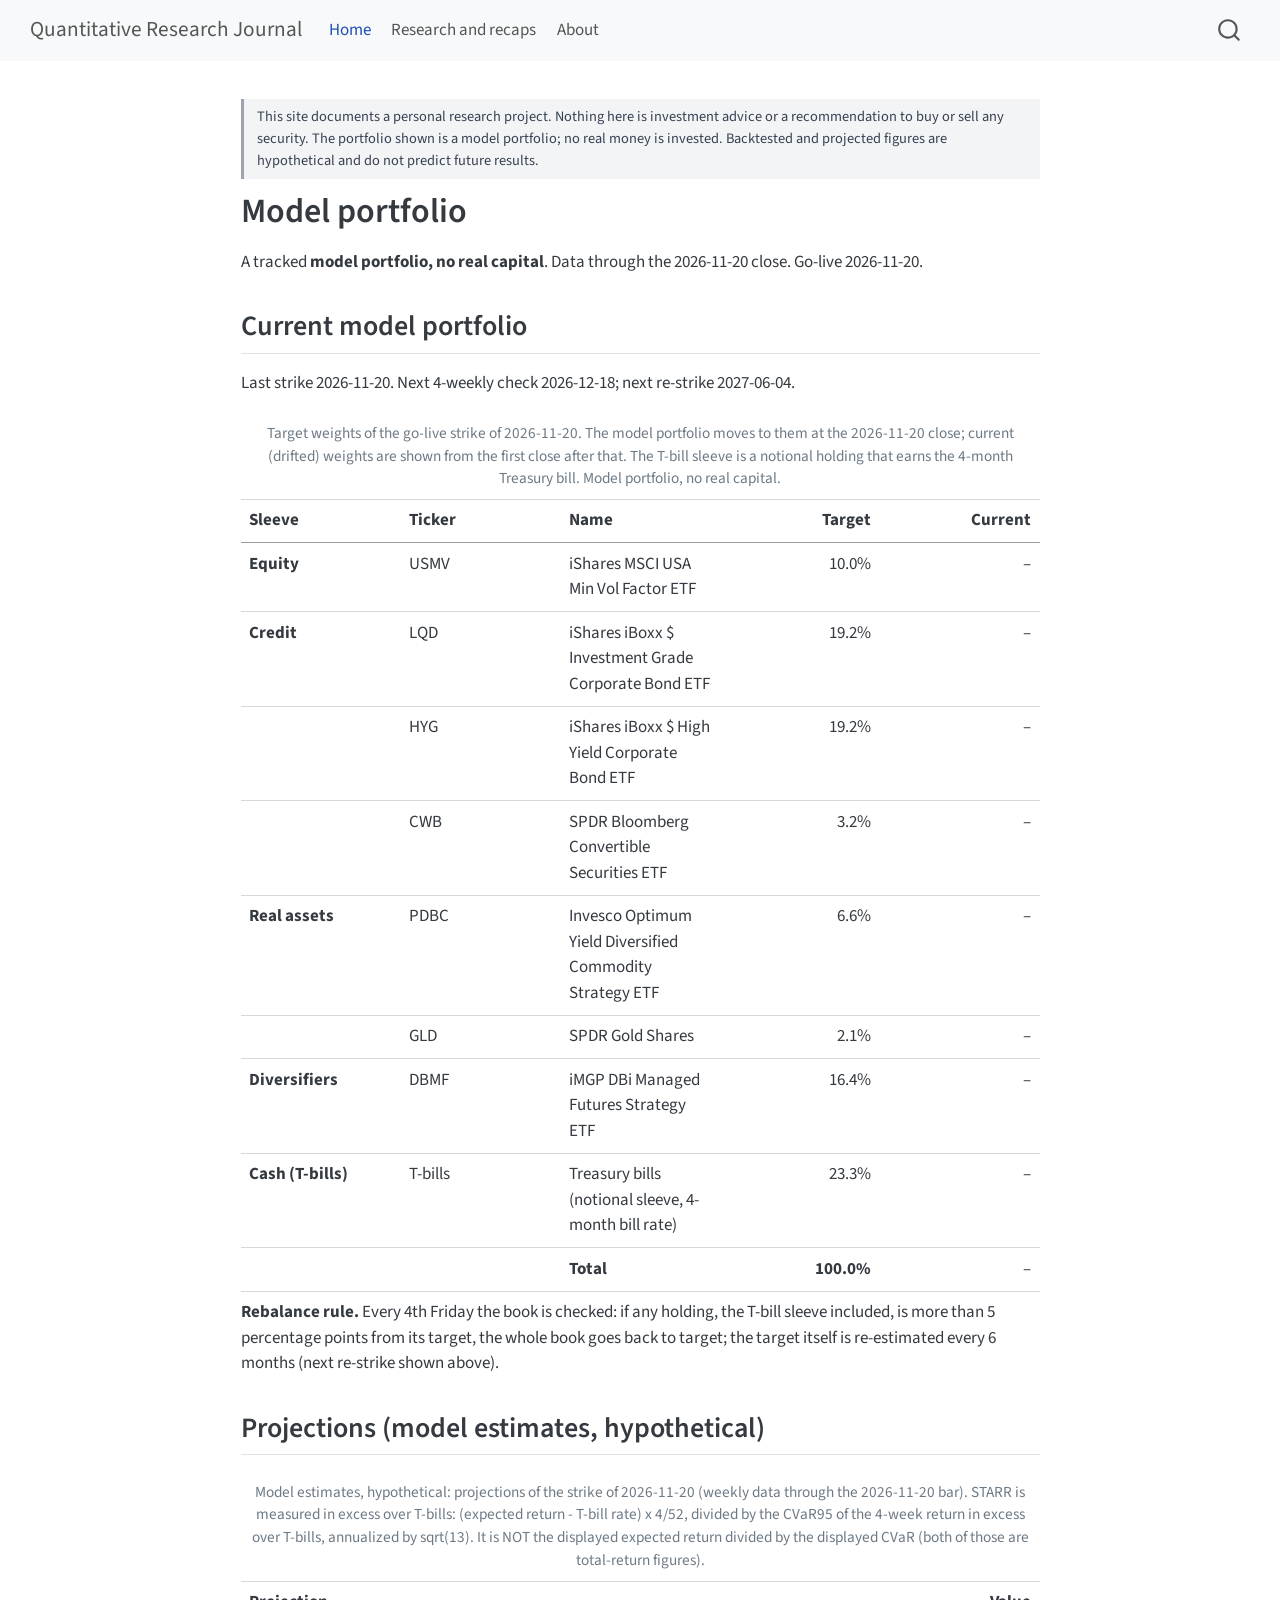
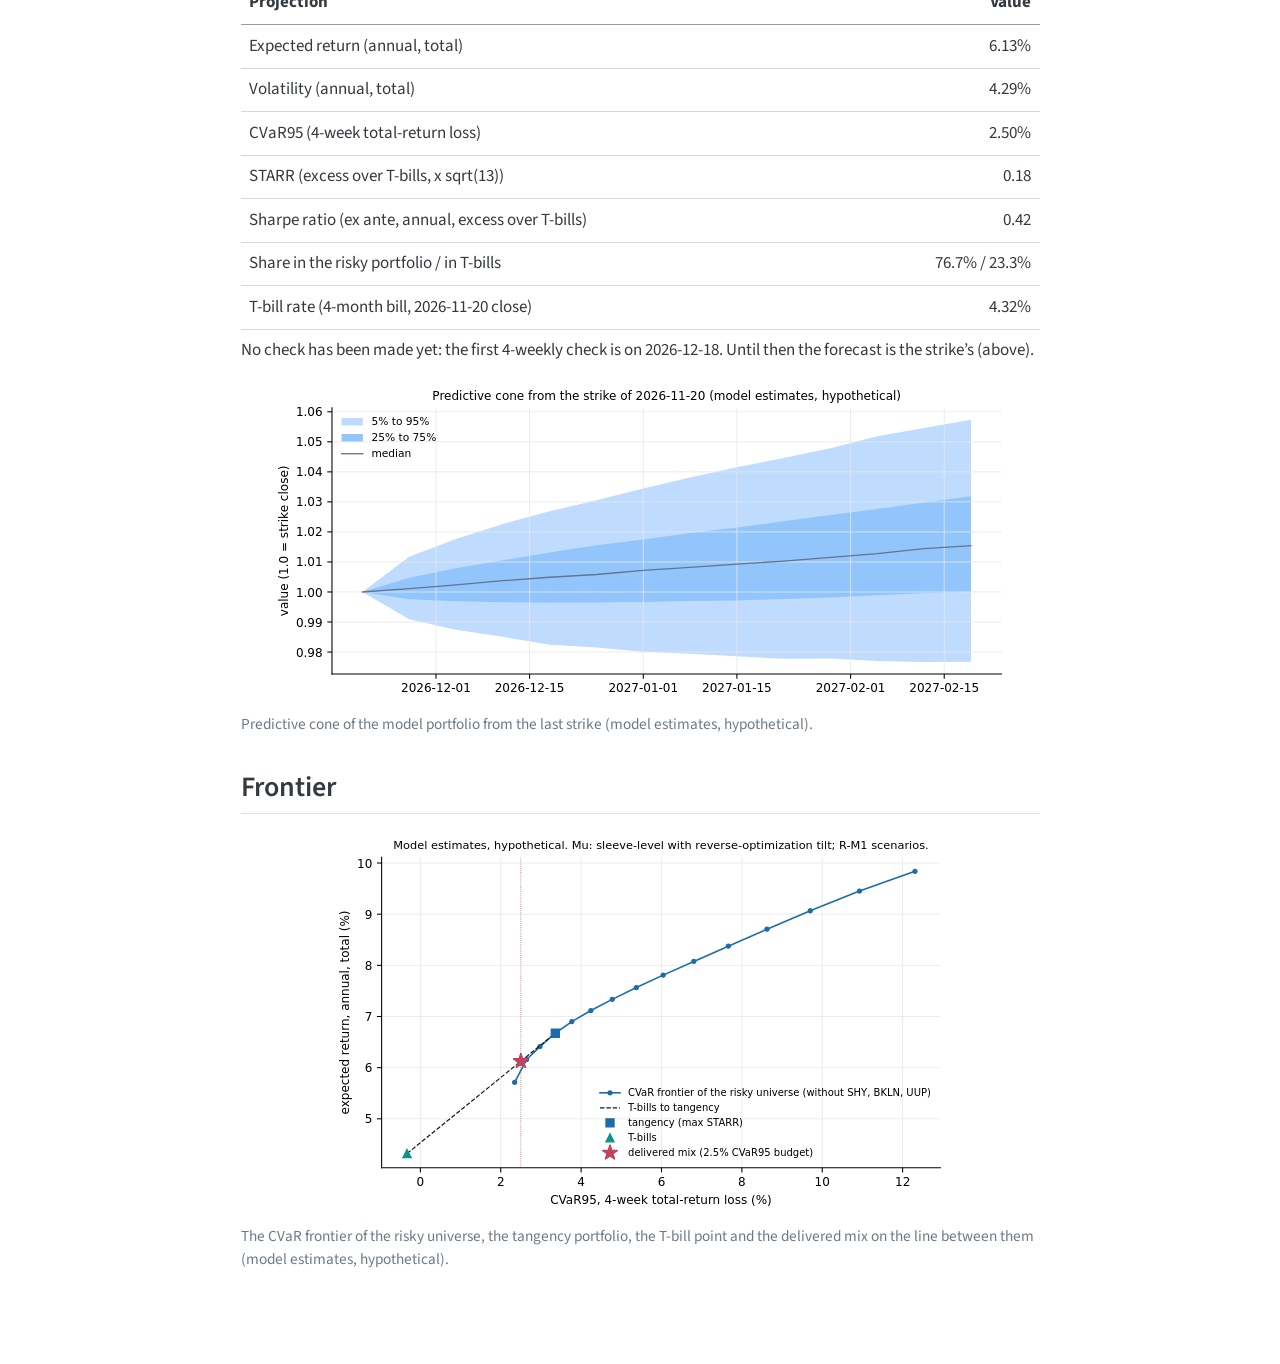
<file: index.html>
<!DOCTYPE html>
<html xmlns="http://www.w3.org/1999/xhtml" lang="en" xml:lang="en"><head>

<meta charset="utf-8">
<meta name="generator" content="quarto-1.10.18">

<meta name="viewport" content="width=device-width, initial-scale=1.0, user-scalable=yes">


<title>Model portfolio – Quantitative Research Journal</title>
<style>
/* Default styles provided by pandoc.
** See https://pandoc.org/MANUAL.html#variables-for-html for config info.
*/
span.smallcaps{font-variant: small-caps;}
div.columns{display: flex; gap: 1.5em;}
div.column{flex: auto;}
@media screen {
div.columns{gap: min(4vw, 1.5em);}
div.column{overflow-x: auto;}
}
div.hanging-indent{margin-left: 1.5em; text-indent: -1.5em;}
ul.task-list{list-style: none;}
ul.task-list li input[type="checkbox"] {
  width: 0.8em;
  margin: 0 0.8em 0.2em -1em; /* quarto-specific, see https://github.com/quarto-dev/quarto-cli/issues/4556 */ 
  vertical-align: middle;
}
</style>


<script src="site_libs/quarto-nav/quarto-nav.js"></script>
<script src="site_libs/quarto-nav/headroom.min.js"></script>
<script src="site_libs/clipboard/clipboard.min.js"></script>
<script src="site_libs/quarto-search/autocomplete.umd.js"></script>
<script src="site_libs/quarto-search/fuse.min.js"></script>
<script src="site_libs/quarto-search/quarto-search.js"></script>
<meta name="quarto:offset" content="./">
<script src="site_libs/quarto-html/quarto.js" type="module"></script>
<script src="site_libs/quarto-html/tabsets/tabsets.js" type="module"></script>
<script src="site_libs/quarto-html/popper.min.js"></script>
<script src="site_libs/quarto-html/tippy.umd.min.js"></script>
<script src="site_libs/quarto-html/anchor.min.js"></script>
<link href="site_libs/quarto-html/tippy.css" rel="stylesheet">
<link href="site_libs/quarto-html/quarto-syntax-highlighting-64a204ab8560d761af7679ceaba22944.css" rel="stylesheet" id="quarto-text-highlighting-styles">
<script src="site_libs/bootstrap/bootstrap.min.js"></script>
<link href="site_libs/bootstrap/bootstrap-icons.css" rel="stylesheet">
<link href="site_libs/bootstrap/bootstrap-172ba59bd5e0b52282274ba0c0cc16fc.min.css" rel="stylesheet" append-hash="true" id="quarto-bootstrap" data-mode="light">
<script id="quarto-search-options" type="application/json">{
  "location": "navbar",
  "copy-button": false,
  "collapse-after": 3,
  "panel-placement": "end",
  "type": "overlay",
  "limit": 50,
  "keyboard-shortcut": [
    "f",
    "/",
    "s"
  ],
  "show-item-context": false,
  "language": {
    "search-no-results-text": "No results",
    "search-matching-documents-text": "matching documents",
    "search-copy-link-title": "Copy link to search",
    "search-hide-matches-text": "Hide additional matches",
    "search-more-match-text": "more match in this document",
    "search-more-matches-text": "more matches in this document",
    "search-clear-button-title": "Clear",
    "search-text-placeholder": "",
    "search-detached-cancel-button-title": "Cancel",
    "search-submit-button-title": "Submit",
    "search-label": "Search"
  }
}</script>


<link rel="stylesheet" href="_support/styles.css">
</head>

<body class="nav-fixed fullcontent quarto-light">

<div id="quarto-search-results"></div>
  <header id="quarto-header" class="headroom fixed-top">
    <nav class="navbar navbar-expand-lg " data-bs-theme="dark">
      <div class="navbar-container container-fluid">
      <div class="navbar-brand-container mx-auto">
    <a class="navbar-brand" href="./index.html">
    <span class="navbar-title">Quantitative Research Journal</span>
    </a>
  </div>
            <div id="quarto-search" class="" title="Search"></div>
          <button class="navbar-toggler" type="button" data-bs-toggle="collapse" data-bs-target="#navbarCollapse" aria-controls="navbarCollapse" role="menu" aria-expanded="false" aria-label="Toggle navigation" onclick="if (window.quartoToggleHeadroom) { window.quartoToggleHeadroom(); }">
  <span class="navbar-toggler-icon"></span>
</button>
          <div class="collapse navbar-collapse" id="navbarCollapse">
            <ul class="navbar-nav navbar-nav-scroll me-auto">
  <li class="nav-item">
    <a class="nav-link active" href="./index.html" aria-current="page"> 
<span class="menu-text">Home</span></a>
  </li>  
  <li class="nav-item">
    <a class="nav-link" href="./library.html"> 
<span class="menu-text">Research and recaps</span></a>
  </li>  
  <li class="nav-item">
    <a class="nav-link" href="./about.html"> 
<span class="menu-text">About</span></a>
  </li>  
</ul>
          </div> <!-- /navcollapse -->
            <div class="quarto-navbar-tools">
</div>
      </div> <!-- /container-fluid -->
    </nav>
</header>
<!-- content -->
<div id="quarto-content" class="quarto-container page-columns page-rows-contents page-layout-article page-navbar">
<!-- sidebar -->
<!-- margin-sidebar -->
    
<!-- main -->
<main class="content" id="quarto-document-content">
<div class="site-disclaimer" role="note">
<p>This site documents a personal research project. Nothing here is investment advice or a recommendation to buy or sell any security. The portfolio shown is a model portfolio; no real money is invested. Backtested and projected figures are hypothetical and do not predict future results.</p>
</div>

<header id="title-block-header" class="quarto-title-block default">
<div class="quarto-title">
<h1 class="title">Model portfolio</h1>
</div>



<div class="quarto-title-meta">

    
  
    
  </div>
  


</header>


<p>A tracked <strong>model portfolio, no real capital</strong>. Data through the 2026-11-20 close. Go-live 2026-11-20.</p>
<section id="current-model-portfolio" class="level2">
<h2 class="anchored" data-anchor-id="current-model-portfolio">Current model portfolio</h2>
<p>Last strike 2026-11-20. Next 4-weekly check 2026-12-18; next re-strike 2027-06-04.</p>
<table class="caption-top table">
<caption>Target weights of the go-live strike of 2026-11-20. The model portfolio moves to them at the 2026-11-20 close; current (drifted) weights are shown from the first close after that. The T-bill sleeve is a notional holding that earns the 4-month Treasury bill. Model portfolio, no real capital.</caption>
<colgroup>
<col style="width: 20%">
<col style="width: 20%">
<col style="width: 20%">
<col style="width: 20%">
<col style="width: 20%">
</colgroup>
<thead>
<tr class="header">
<th>Sleeve</th>
<th>Ticker</th>
<th>Name</th>
<th style="text-align: right;">Target</th>
<th style="text-align: right;">Current</th>
</tr>
</thead>
<tbody>
<tr class="odd">
<td><strong>Equity</strong></td>
<td>USMV</td>
<td>iShares MSCI USA Min Vol Factor ETF</td>
<td style="text-align: right;">10.0%</td>
<td style="text-align: right;">–</td>
</tr>
<tr class="even">
<td><strong>Credit</strong></td>
<td>LQD</td>
<td>iShares iBoxx $ Investment Grade Corporate Bond ETF</td>
<td style="text-align: right;">19.2%</td>
<td style="text-align: right;">–</td>
</tr>
<tr class="odd">
<td></td>
<td>HYG</td>
<td>iShares iBoxx $ High Yield Corporate Bond ETF</td>
<td style="text-align: right;">19.2%</td>
<td style="text-align: right;">–</td>
</tr>
<tr class="even">
<td></td>
<td>CWB</td>
<td>SPDR Bloomberg Convertible Securities ETF</td>
<td style="text-align: right;">3.2%</td>
<td style="text-align: right;">–</td>
</tr>
<tr class="odd">
<td><strong>Real assets</strong></td>
<td>PDBC</td>
<td>Invesco Optimum Yield Diversified Commodity Strategy ETF</td>
<td style="text-align: right;">6.6%</td>
<td style="text-align: right;">–</td>
</tr>
<tr class="even">
<td></td>
<td>GLD</td>
<td>SPDR Gold Shares</td>
<td style="text-align: right;">2.1%</td>
<td style="text-align: right;">–</td>
</tr>
<tr class="odd">
<td><strong>Diversifiers</strong></td>
<td>DBMF</td>
<td>iMGP DBi Managed Futures Strategy ETF</td>
<td style="text-align: right;">16.4%</td>
<td style="text-align: right;">–</td>
</tr>
<tr class="even">
<td><strong>Cash (T-bills)</strong></td>
<td>T-bills</td>
<td>Treasury bills (notional sleeve, 4-month bill rate)</td>
<td style="text-align: right;">23.3%</td>
<td style="text-align: right;">–</td>
</tr>
<tr class="odd">
<td></td>
<td></td>
<td><strong>Total</strong></td>
<td style="text-align: right;"><strong>100.0%</strong></td>
<td style="text-align: right;">–</td>
</tr>
</tbody>
</table>
<p><strong>Rebalance rule.</strong> Every 4th Friday the book is checked: if any holding, the T-bill sleeve included, is more than 5 percentage points from its target, the whole book goes back to target; the target itself is re-estimated every 6 months (next re-strike shown above).</p>
</section>
<section id="projections-model-estimates-hypothetical" class="level2">
<h2 class="anchored" data-anchor-id="projections-model-estimates-hypothetical">Projections (model estimates, hypothetical)</h2>
<table class="caption-top table">
<caption>Model estimates, hypothetical: projections of the strike of 2026-11-20 (weekly data through the 2026-11-20 bar). STARR is measured in excess over T-bills: (expected return - T-bill rate) x 4/52, divided by the CVaR95 of the 4-week return in excess over T-bills, annualized by sqrt(13). It is NOT the displayed expected return divided by the displayed CVaR (both of those are total-return figures).</caption>
<thead>
<tr class="header">
<th>Projection</th>
<th style="text-align: right;">Value</th>
</tr>
</thead>
<tbody>
<tr class="odd">
<td>Expected return (annual, total)</td>
<td style="text-align: right;">6.13%</td>
</tr>
<tr class="even">
<td>Volatility (annual, total)</td>
<td style="text-align: right;">4.29%</td>
</tr>
<tr class="odd">
<td>CVaR95 (4-week total-return loss)</td>
<td style="text-align: right;">2.50%</td>
</tr>
<tr class="even">
<td>STARR (excess over T-bills, x sqrt(13))</td>
<td style="text-align: right;">0.18</td>
</tr>
<tr class="odd">
<td>Sharpe ratio (ex ante, annual, excess over T-bills)</td>
<td style="text-align: right;">0.42</td>
</tr>
<tr class="even">
<td>Share in the risky portfolio / in T-bills</td>
<td style="text-align: right;">76.7% / 23.3%</td>
</tr>
<tr class="odd">
<td>T-bill rate (4-month bill, 2026-11-20 close)</td>
<td style="text-align: right;">4.32%</td>
</tr>
</tbody>
</table>
<p>No check has been made yet: the first 4-weekly check is on 2026-12-18. Until then the forecast is the strike’s (above).</p>
<div class="quarto-figure quarto-figure-center">
<figure class="figure">
<p><img src="_support/generated/figures/cone.svg" class="img-fluid figure-img"></p>
<figcaption>Predictive cone of the model portfolio from the last strike (model estimates, hypothetical).</figcaption>
</figure>
</div>
</section>
<section id="frontier" class="level2">
<h2 class="anchored" data-anchor-id="frontier">Frontier</h2>
<div class="quarto-figure quarto-figure-center">
<figure class="figure">
<p><img src="_support/generated/figures/frontier.svg" class="img-fluid figure-img"></p>
<figcaption>The CVaR frontier of the risky universe, the tangency portfolio, the T-bill point and the delivered mix on the line between them (model estimates, hypothetical).</figcaption>
</figure>
</div>


</section>

</main> <!-- /main -->
<script id="quarto-html-after-body" type="application/javascript">
  window.document.addEventListener("DOMContentLoaded", function (event) {
    const icon = "";
    const anchorJS = new window.AnchorJS();
    anchorJS.options = {
      placement: 'right',
      icon: icon
    };
    anchorJS.add('.anchored');
    const isCodeAnnotation = (el) => {
      for (const clz of el.classList) {
        if (clz.startsWith('code-annotation-')) {                     
          return true;
        }
      }
      return false;
    }
    const onCopySuccess = function(e) {
      // button target
      const button = e.trigger;
      // don't keep focus
      button.blur();
      // flash "checked"
      button.classList.add('code-copy-button-checked');
      var currentTitle = button.getAttribute("title");
      button.setAttribute("title", "Copied!");
      let tooltip;
      if (window.bootstrap) {
        button.setAttribute("data-bs-toggle", "tooltip");
        button.setAttribute("data-bs-placement", "left");
        button.setAttribute("data-bs-title", "Copied!");
        tooltip = new bootstrap.Tooltip(button, 
          { trigger: "manual", 
            customClass: "code-copy-button-tooltip",
            offset: [0, -8]});
        tooltip.show();    
      }
      setTimeout(function() {
        if (tooltip) {
          tooltip.hide();
          button.removeAttribute("data-bs-title");
          button.removeAttribute("data-bs-toggle");
          button.removeAttribute("data-bs-placement");
        }
        button.setAttribute("title", currentTitle);
        button.classList.remove('code-copy-button-checked');
      }, 1000);
      // clear code selection
      e.clearSelection();
    }
    const getTextToCopy = function(trigger) {
      const outerScaffold = trigger.parentElement.cloneNode(true);
      const codeEl = outerScaffold.querySelector('code');
      for (const childEl of codeEl.children) {
        if (isCodeAnnotation(childEl)) {
          childEl.remove();
        }
      }
      return codeEl.innerText;
    }
    const clipboard = new window.ClipboardJS('.code-copy-button:not([data-in-quarto-modal])', {
      text: getTextToCopy
    });
    clipboard.on('success', onCopySuccess);
    if (window.document.getElementById('quarto-embedded-source-code-modal')) {
      const clipboardModal = new window.ClipboardJS('.code-copy-button[data-in-quarto-modal]', {
        text: getTextToCopy,
        container: window.document.getElementById('quarto-embedded-source-code-modal')
      });
      clipboardModal.on('success', onCopySuccess);
    }
      var localhostRegex = new RegExp(/^(?:http|https):\/\/localhost\:?[0-9]*\//);
      var mailtoRegex = new RegExp(/^mailto:/);
        var filterRegex = new RegExp('/' + window.location.host + '/');
      var isInternal = (href) => {
          return filterRegex.test(href) || localhostRegex.test(href) || mailtoRegex.test(href);
      }
      // Inspect non-navigation links and adorn them if external
     var links = window.document.querySelectorAll('a[href]:not(.nav-link):not(.navbar-brand):not(.toc-action):not(.sidebar-link):not(.sidebar-item-toggle):not(.pagination-link):not(.no-external):not([aria-hidden]):not(.dropdown-item):not(.quarto-navigation-tool):not(.about-link)');
      for (var i=0; i<links.length; i++) {
        const link = links[i];
        if (!isInternal(link.href)) {
          // undo the damage that might have been done by quarto-nav.js in the case of
          // links that we want to consider external
          if (link.dataset.originalHref !== undefined) {
            link.href = link.dataset.originalHref;
          }
        }
      }
    function tippyHover(el, contentFn, onTriggerFn, onUntriggerFn) {
      const config = {
        allowHTML: true,
        maxWidth: 500,
        delay: 100,
        arrow: false,
        appendTo: function(el) {
            return el.parentElement;
        },
        interactive: true,
        interactiveBorder: 10,
        theme: 'quarto',
        placement: 'bottom-start',
      };
      if (contentFn) {
        config.content = contentFn;
      }
      if (onTriggerFn) {
        config.onTrigger = onTriggerFn;
      }
      if (onUntriggerFn) {
        config.onUntrigger = onUntriggerFn;
      }
      window.tippy(el, config); 
    }
    const noterefs = window.document.querySelectorAll('a[role="doc-noteref"]');
    for (var i=0; i<noterefs.length; i++) {
      const ref = noterefs[i];
      tippyHover(ref, function() {
        // use id or data attribute instead here
        let href = ref.getAttribute('data-footnote-href') || ref.getAttribute('href');
        try { href = new URL(href).hash; } catch {}
        const id = href.replace(/^#\/?/, "");
        const note = window.document.getElementById(id);
        if (note) {
          return note.innerHTML;
        } else {
          return "";
        }
      });
    }
    const xrefs = window.document.querySelectorAll('a.quarto-xref');
    const processXRef = (id, note) => {
      // Strip column container classes
      const stripColumnClz = (el) => {
        el.classList.remove("page-full", "page-columns");
        if (el.children) {
          for (const child of el.children) {
            stripColumnClz(child);
          }
        }
      }
      stripColumnClz(note)
      if (id === null || id.startsWith('sec-')) {
        // Special case sections, only their first couple elements
        const container = document.createElement("div");
        if (note.children && note.children.length > 2) {
          container.appendChild(note.children[0].cloneNode(true));
          for (let i = 1; i < note.children.length; i++) {
            const child = note.children[i];
            if (child.tagName === "P" && child.innerText === "") {
              continue;
            } else {
              container.appendChild(child.cloneNode(true));
              break;
            }
          }
          if (window.Quarto?.typesetMath) {
            window.Quarto.typesetMath(container);
          }
          return container.innerHTML
        } else {
          if (window.Quarto?.typesetMath) {
            window.Quarto.typesetMath(note);
          }
          return note.innerHTML;
        }
      } else {
        // Remove any anchor links if they are present
        const anchorLink = note.querySelector('a.anchorjs-link');
        if (anchorLink) {
          anchorLink.remove();
        }
        if (window.Quarto?.typesetMath) {
          window.Quarto.typesetMath(note);
        }
        if (note.classList.contains("callout")) {
          return note.outerHTML;
        } else {
          return note.innerHTML;
        }
      }
    }
    for (var i=0; i<xrefs.length; i++) {
      const xref = xrefs[i];
      tippyHover(xref, undefined, function(instance) {
        instance.disable();
        let url = xref.getAttribute('href');
        let hash = undefined; 
        if (url.startsWith('#')) {
          hash = url;
        } else {
          try { hash = new URL(url).hash; } catch {}
        }
        if (hash) {
          const id = hash.replace(/^#\/?/, "");
          const note = window.document.getElementById(id);
          if (note !== null) {
            try {
              const html = processXRef(id, note.cloneNode(true));
              instance.setContent(html);
            } finally {
              instance.enable();
              instance.show();
            }
          } else {
            // See if we can fetch this
            fetch(url.split('#')[0])
            .then(res => res.text())
            .then(html => {
              const parser = new DOMParser();
              const htmlDoc = parser.parseFromString(html, "text/html");
              const note = htmlDoc.getElementById(id);
              if (note !== null) {
                const html = processXRef(id, note);
                instance.setContent(html);
              } 
            }).finally(() => {
              instance.enable();
              instance.show();
            });
          }
        } else {
          // See if we can fetch a full url (with no hash to target)
          // This is a special case and we should probably do some content thinning / targeting
          fetch(url)
          .then(res => res.text())
          .then(html => {
            const parser = new DOMParser();
            const htmlDoc = parser.parseFromString(html, "text/html");
            const note = htmlDoc.querySelector('main.content');
            if (note !== null) {
              // This should only happen for chapter cross references
              // (since there is no id in the URL)
              // remove the first header
              if (note.children.length > 0 && note.children[0].tagName === "HEADER") {
                note.children[0].remove();
              }
              const html = processXRef(null, note);
              instance.setContent(html);
            } 
          }).finally(() => {
            instance.enable();
            instance.show();
          });
        }
      }, function(instance) {
      });
    }
        let selectedAnnoteEl;
        const selectorForAnnotation = ( cell, annotation) => {
          let cellAttr = 'data-code-cell="' + cell + '"';
          let lineAttr = 'data-code-annotation="' +  annotation + '"';
          const selector = 'span[' + cellAttr + '][' + lineAttr + ']';
          return selector;
        }
        const selectCodeLines = (annoteEl) => {
          const doc = window.document;
          const targetCell = annoteEl.getAttribute("data-target-cell");
          const targetAnnotation = annoteEl.getAttribute("data-target-annotation");
          const annoteSpan = window.document.querySelector(selectorForAnnotation(targetCell, targetAnnotation));
          const lines = annoteSpan.getAttribute("data-code-lines").split(",");
          const lineIds = lines.map((line) => {
            return targetCell + "-" + line;
          })
          let top = null;
          let height = null;
          let parent = null;
          if (lineIds.length > 0) {
              //compute the position of the single el (top and bottom and make a div)
              const el = window.document.getElementById(lineIds[0]);
              top = el.offsetTop;
              height = el.offsetHeight;
              parent = el.parentElement.parentElement;
            if (lineIds.length > 1) {
              const lastEl = window.document.getElementById(lineIds[lineIds.length - 1]);
              const bottom = lastEl.offsetTop + lastEl.offsetHeight;
              height = bottom - top;
            }
            if (top !== null && height !== null && parent !== null) {
              // cook up a div (if necessary) and position it 
              let div = window.document.getElementById("code-annotation-line-highlight");
              if (div === null) {
                div = window.document.createElement("div");
                div.setAttribute("id", "code-annotation-line-highlight");
                div.style.position = 'absolute';
                parent.appendChild(div);
              }
              div.style.top = top - 2 + "px";
              div.style.height = height + 4 + "px";
              div.style.left = 0;
              let gutterDiv = window.document.getElementById("code-annotation-line-highlight-gutter");
              if (gutterDiv === null) {
                gutterDiv = window.document.createElement("div");
                gutterDiv.setAttribute("id", "code-annotation-line-highlight-gutter");
                gutterDiv.style.position = 'absolute';
                const codeCell = window.document.getElementById(targetCell);
                const gutter = codeCell.querySelector('.code-annotation-gutter');
                gutter.appendChild(gutterDiv);
              }
              gutterDiv.style.top = top - 2 + "px";
              gutterDiv.style.height = height + 4 + "px";
            }
            selectedAnnoteEl = annoteEl;
          }
        };
        const unselectCodeLines = () => {
          const elementsIds = ["code-annotation-line-highlight", "code-annotation-line-highlight-gutter"];
          elementsIds.forEach((elId) => {
            const div = window.document.getElementById(elId);
            if (div) {
              div.remove();
            }
          });
          selectedAnnoteEl = undefined;
        };
          // Handle positioning of the toggle
      window.addEventListener(
        "resize",
        throttle(() => {
          elRect = undefined;
          if (selectedAnnoteEl) {
            selectCodeLines(selectedAnnoteEl);
          }
        }, 10)
      );
      function throttle(fn, ms) {
      let throttle = false;
      let timer;
        return (...args) => {
          if(!throttle) { // first call gets through
              fn.apply(this, args);
              throttle = true;
          } else { // all the others get throttled
              if(timer) clearTimeout(timer); // cancel #2
              timer = setTimeout(() => {
                fn.apply(this, args);
                timer = throttle = false;
              }, ms);
          }
        };
      }
        // Attach click handler to the DT
        const annoteDls = window.document.querySelectorAll('dt[data-target-cell]');
        for (const annoteDlNode of annoteDls) {
          annoteDlNode.addEventListener('click', (event) => {
            const clickedEl = event.target;
            if (clickedEl !== selectedAnnoteEl) {
              unselectCodeLines();
              const activeEl = window.document.querySelector('dt[data-target-cell].code-annotation-active');
              if (activeEl) {
                activeEl.classList.remove('code-annotation-active');
              }
              selectCodeLines(clickedEl);
              clickedEl.classList.add('code-annotation-active');
            } else {
              // Unselect the line
              unselectCodeLines();
              clickedEl.classList.remove('code-annotation-active');
            }
          });
        }
    const findCites = (el) => {
      const parentEl = el.parentElement;
      if (parentEl) {
        const cites = parentEl.dataset.cites;
        if (cites) {
          return {
            el,
            cites: cites.split(' ')
          };
        } else {
          return findCites(el.parentElement)
        }
      } else {
        return undefined;
      }
    };
    var bibliorefs = window.document.querySelectorAll('a[role="doc-biblioref"]');
    for (var i=0; i<bibliorefs.length; i++) {
      const ref = bibliorefs[i];
      const citeInfo = findCites(ref);
      if (citeInfo) {
        tippyHover(citeInfo.el, function() {
          var popup = window.document.createElement('div');
          citeInfo.cites.forEach(function(cite) {
            var citeDiv = window.document.createElement('div');
            citeDiv.classList.add('hanging-indent');
            citeDiv.classList.add('csl-entry');
            var biblioDiv = window.document.getElementById('ref-' + cite);
            if (biblioDiv) {
              citeDiv.innerHTML = biblioDiv.innerHTML;
            }
            popup.appendChild(citeDiv);
          });
          return popup.innerHTML;
        });
      }
    }
  });
  </script>
</div> <!-- /content -->




</body></html>
</file>
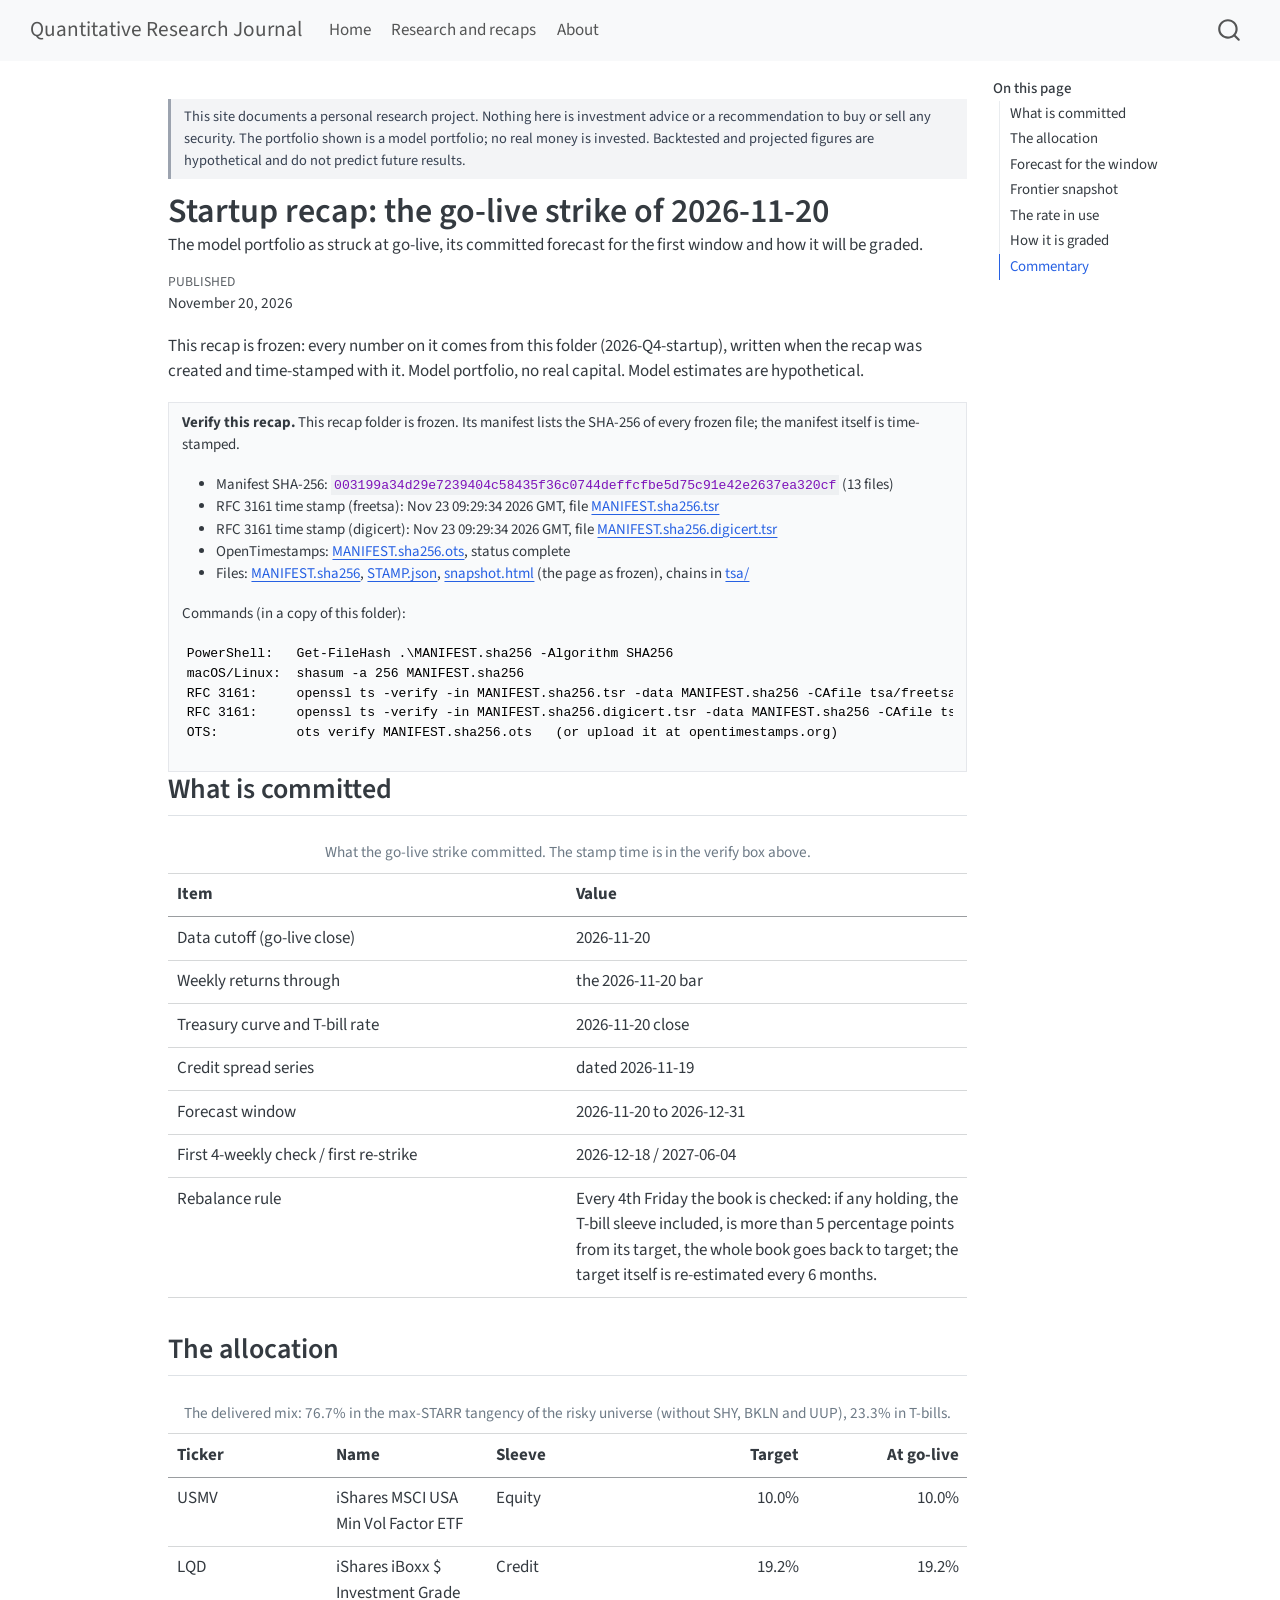
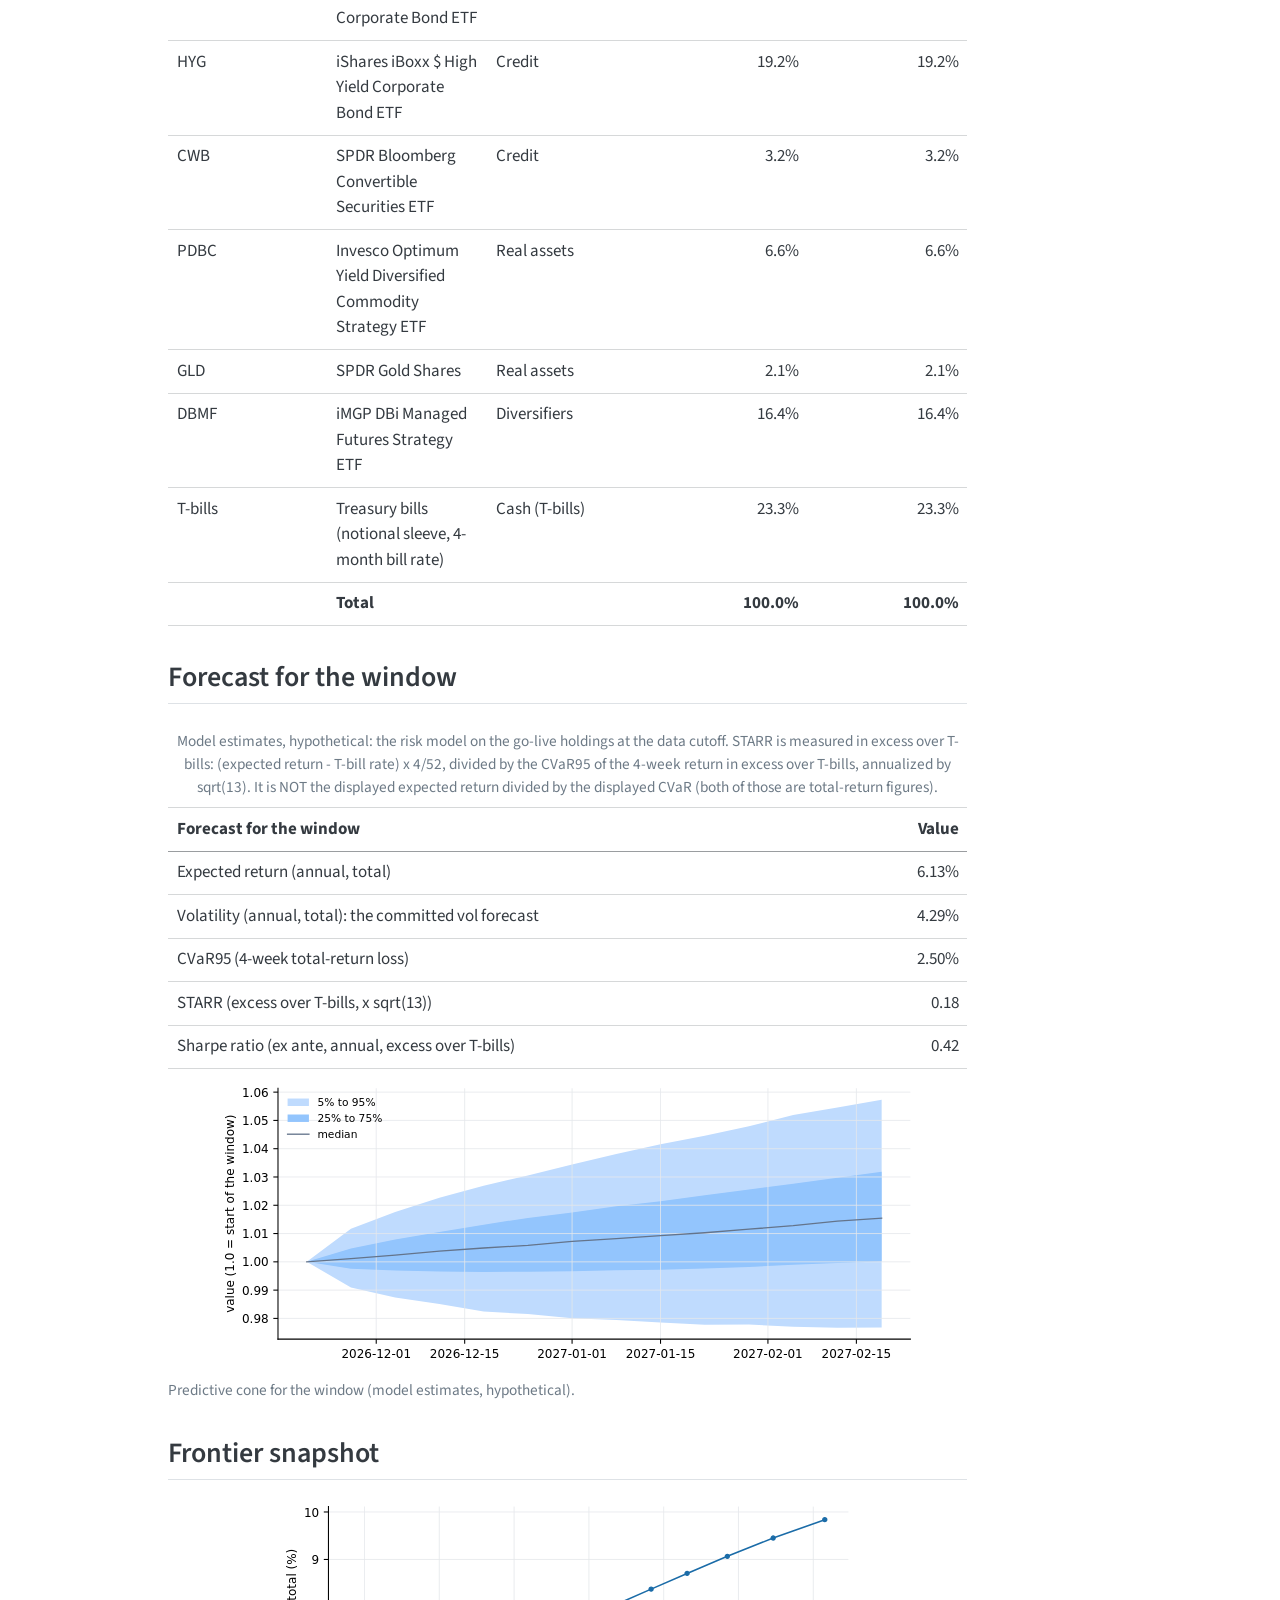
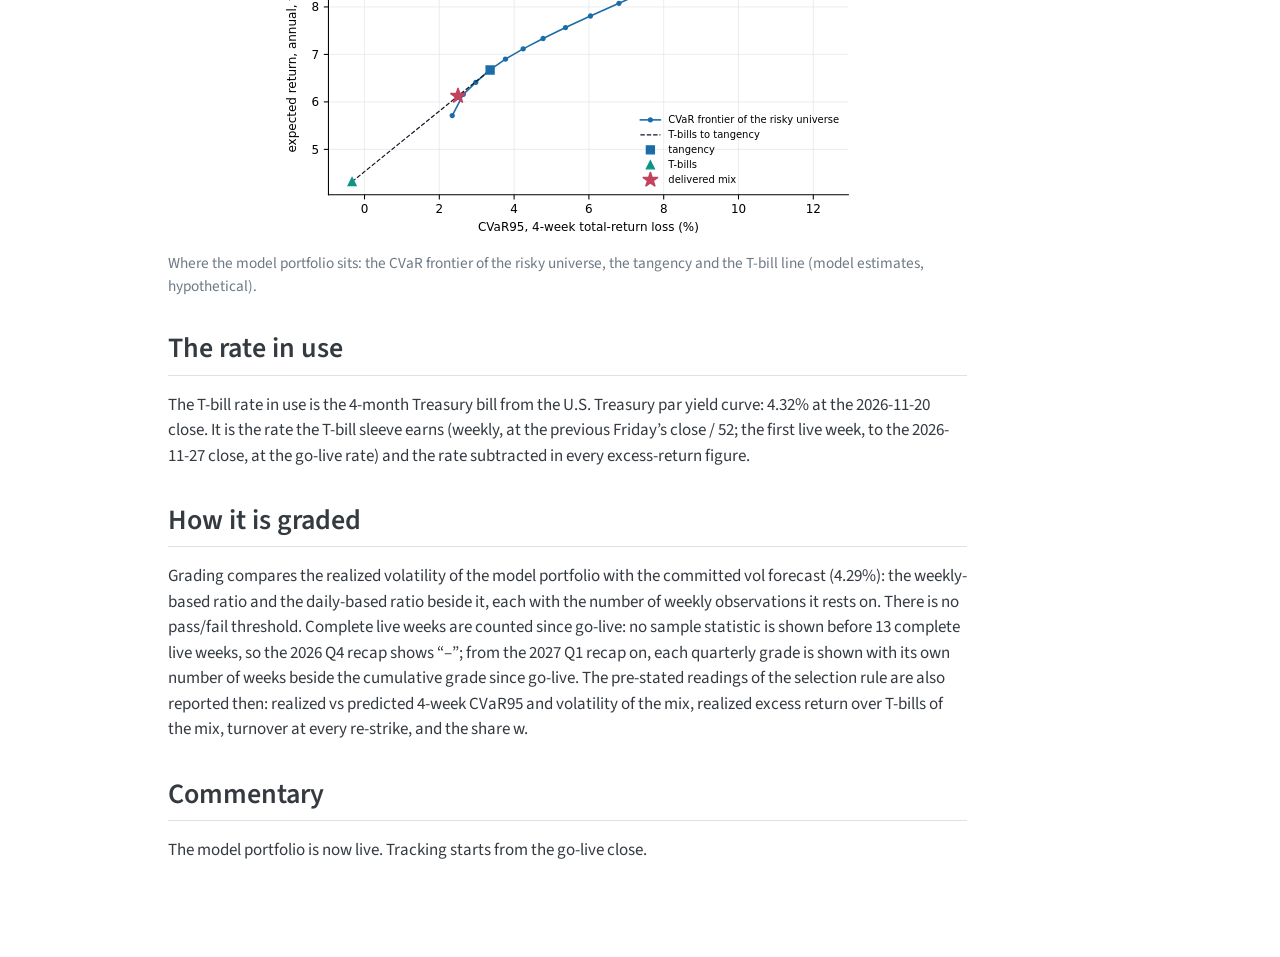
<file: recaps/2026-Q4-startup/index.html>
<!DOCTYPE html>
<html xmlns="http://www.w3.org/1999/xhtml" lang="en" xml:lang="en"><head>

<meta charset="utf-8">
<meta name="generator" content="quarto-1.10.18">

<meta name="viewport" content="width=device-width, initial-scale=1.0, user-scalable=yes">

<meta name="dcterms.date" content="2026-11-20">
<meta name="description" content="The model portfolio as struck at go-live, its committed forecast for the first window and how it will be graded.">

<title>Startup recap: the go-live strike of 2026-11-20 – Quantitative Research Journal</title>
<style>
/* Default styles provided by pandoc.
** See https://pandoc.org/MANUAL.html#variables-for-html for config info.
*/
span.smallcaps{font-variant: small-caps;}
div.columns{display: flex; gap: 1.5em;}
div.column{flex: auto;}
@media screen {
div.columns{gap: min(4vw, 1.5em);}
div.column{overflow-x: auto;}
}
div.hanging-indent{margin-left: 1.5em; text-indent: -1.5em;}
ul.task-list{list-style: none;}
ul.task-list li input[type="checkbox"] {
  width: 0.8em;
  margin: 0 0.8em 0.2em -1em; /* quarto-specific, see https://github.com/quarto-dev/quarto-cli/issues/4556 */ 
  vertical-align: middle;
}
</style>


<script src="../../site_libs/quarto-nav/quarto-nav.js"></script>
<script src="../../site_libs/quarto-nav/headroom.min.js"></script>
<script src="../../site_libs/clipboard/clipboard.min.js"></script>
<script src="../../site_libs/quarto-search/autocomplete.umd.js"></script>
<script src="../../site_libs/quarto-search/fuse.min.js"></script>
<script src="../../site_libs/quarto-search/quarto-search.js"></script>
<meta name="quarto:offset" content="../../">
<script src="../../site_libs/quarto-html/quarto.js" type="module"></script>
<script src="../../site_libs/quarto-html/tabsets/tabsets.js" type="module"></script>
<script src="../../site_libs/quarto-html/popper.min.js"></script>
<script src="../../site_libs/quarto-html/tippy.umd.min.js"></script>
<script src="../../site_libs/quarto-html/anchor.min.js"></script>
<link href="../../site_libs/quarto-html/tippy.css" rel="stylesheet">
<link href="../../site_libs/quarto-html/quarto-syntax-highlighting-64a204ab8560d761af7679ceaba22944.css" rel="stylesheet" id="quarto-text-highlighting-styles">
<script src="../../site_libs/bootstrap/bootstrap.min.js"></script>
<link href="../../site_libs/bootstrap/bootstrap-icons.css" rel="stylesheet">
<link href="../../site_libs/bootstrap/bootstrap-172ba59bd5e0b52282274ba0c0cc16fc.min.css" rel="stylesheet" append-hash="true" id="quarto-bootstrap" data-mode="light">
<script id="quarto-search-options" type="application/json">{
  "location": "navbar",
  "copy-button": false,
  "collapse-after": 3,
  "panel-placement": "end",
  "type": "overlay",
  "limit": 50,
  "keyboard-shortcut": [
    "f",
    "/",
    "s"
  ],
  "show-item-context": false,
  "language": {
    "search-no-results-text": "No results",
    "search-matching-documents-text": "matching documents",
    "search-copy-link-title": "Copy link to search",
    "search-hide-matches-text": "Hide additional matches",
    "search-more-match-text": "more match in this document",
    "search-more-matches-text": "more matches in this document",
    "search-clear-button-title": "Clear",
    "search-text-placeholder": "",
    "search-detached-cancel-button-title": "Cancel",
    "search-submit-button-title": "Submit",
    "search-label": "Search"
  }
}</script>


<link rel="stylesheet" href="../../_support/styles.css">
</head>

<body class="nav-fixed quarto-light">

<div id="quarto-search-results"></div>
  <header id="quarto-header" class="headroom fixed-top">
    <nav class="navbar navbar-expand-lg " data-bs-theme="dark">
      <div class="navbar-container container-fluid">
      <div class="navbar-brand-container mx-auto">
    <a class="navbar-brand" href="../../index.html">
    <span class="navbar-title">Quantitative Research Journal</span>
    </a>
  </div>
            <div id="quarto-search" class="" title="Search"></div>
          <button class="navbar-toggler" type="button" data-bs-toggle="collapse" data-bs-target="#navbarCollapse" aria-controls="navbarCollapse" role="menu" aria-expanded="false" aria-label="Toggle navigation" onclick="if (window.quartoToggleHeadroom) { window.quartoToggleHeadroom(); }">
  <span class="navbar-toggler-icon"></span>
</button>
          <div class="collapse navbar-collapse" id="navbarCollapse">
            <ul class="navbar-nav navbar-nav-scroll me-auto">
  <li class="nav-item">
    <a class="nav-link" href="../../index.html"> 
<span class="menu-text">Home</span></a>
  </li>  
  <li class="nav-item">
    <a class="nav-link" href="../../library.html"> 
<span class="menu-text">Research and recaps</span></a>
  </li>  
  <li class="nav-item">
    <a class="nav-link" href="../../about.html"> 
<span class="menu-text">About</span></a>
  </li>  
</ul>
          </div> <!-- /navcollapse -->
            <div class="quarto-navbar-tools">
</div>
      </div> <!-- /container-fluid -->
    </nav>
</header>
<!-- content -->
<div id="quarto-content" class="quarto-container page-columns page-rows-contents page-layout-article page-navbar">
<!-- sidebar -->
<!-- margin-sidebar -->
    <div id="quarto-margin-sidebar" class="sidebar margin-sidebar">
        <nav id="TOC" role="doc-toc" class="toc-active">
    <h2 id="toc-title">On this page</h2>
   
  <ul>
  <li><a href="#what-is-committed" id="toc-what-is-committed" class="nav-link active" data-scroll-target="#what-is-committed">What is committed</a></li>
  <li><a href="#the-allocation" id="toc-the-allocation" class="nav-link" data-scroll-target="#the-allocation">The allocation</a></li>
  <li><a href="#forecast-for-the-window" id="toc-forecast-for-the-window" class="nav-link" data-scroll-target="#forecast-for-the-window">Forecast for the window</a></li>
  <li><a href="#frontier-snapshot" id="toc-frontier-snapshot" class="nav-link" data-scroll-target="#frontier-snapshot">Frontier snapshot</a></li>
  <li><a href="#the-rate-in-use" id="toc-the-rate-in-use" class="nav-link" data-scroll-target="#the-rate-in-use">The rate in use</a></li>
  <li><a href="#how-it-is-graded" id="toc-how-it-is-graded" class="nav-link" data-scroll-target="#how-it-is-graded">How it is graded</a></li>
  <li><a href="#commentary" id="toc-commentary" class="nav-link" data-scroll-target="#commentary">Commentary</a></li>
  </ul>
</nav>
    </div>
<!-- main -->
<main class="content" id="quarto-document-content">
<div class="site-disclaimer" role="note">
<p>This site documents a personal research project. Nothing here is investment advice or a recommendation to buy or sell any security. The portfolio shown is a model portfolio; no real money is invested. Backtested and projected figures are hypothetical and do not predict future results.</p>
</div>

<header id="title-block-header" class="quarto-title-block default">
<div class="quarto-title">
<h1 class="title">Startup recap: the go-live strike of 2026-11-20</h1>
</div>

<div>
  <div class="description">
    The model portfolio as struck at go-live, its committed forecast for the first window and how it will be graded.
  </div>
</div>


<div class="quarto-title-meta">

    
    <div>
    <div class="quarto-title-meta-heading">Published</div>
    <div class="quarto-title-meta-contents">
      <p class="date">November 20, 2026</p>
    </div>
  </div>
  
    
  </div>
  


</header>


<p>This recap is frozen: every number on it comes from this folder (2026-Q4-startup), written when the recap was created and time-stamped with it. Model portfolio, no real capital. Model estimates are hypothetical.</p>
<div class="verify-box">
<p><strong>Verify this recap.</strong> This recap folder is frozen. Its manifest lists the SHA-256 of every frozen file; the manifest itself is time-stamped.</p>
<ul>
<li>Manifest SHA-256: <code>003199a34d29e7239404c58435f36c0744deffcfbe5d75c91e42e2637ea320cf</code> (13 files)</li>
<li>RFC 3161 time stamp (freetsa): Nov 23 09:29:34 2026 GMT, file <a href="MANIFEST.sha256.tsr">MANIFEST.sha256.tsr</a></li>
<li>RFC 3161 time stamp (digicert): Nov 23 09:29:34 2026 GMT, file <a href="MANIFEST.sha256.digicert.tsr">MANIFEST.sha256.digicert.tsr</a></li>
<li>OpenTimestamps: <a href="MANIFEST.sha256.ots">MANIFEST.sha256.ots</a>, status complete</li>
<li>Files: <a href="MANIFEST.sha256">MANIFEST.sha256</a>, <a href="STAMP.json">STAMP.json</a>, <a href="snapshot.html">snapshot.html</a> (the page as frozen), chains in <a href="tsa/">tsa/</a></li>
</ul>
<p>Commands (in a copy of this folder):</p>
<pre><code>PowerShell:   Get-FileHash .\MANIFEST.sha256 -Algorithm SHA256
macOS/Linux:  shasum -a 256 MANIFEST.sha256
RFC 3161:     openssl ts -verify -in MANIFEST.sha256.tsr -data MANIFEST.sha256 -CAfile tsa/freetsa-cacert.pem -untrusted tsa/freetsa-tsa.crt
RFC 3161:     openssl ts -verify -in MANIFEST.sha256.digicert.tsr -data MANIFEST.sha256 -CAfile tsa/digicert-root.pem -untrusted tsa/digicert-chain.pem
OTS:          ots verify MANIFEST.sha256.ots   (or upload it at opentimestamps.org)</code></pre>
</div>
<section id="what-is-committed" class="level2">
<h2 class="anchored" data-anchor-id="what-is-committed">What is committed</h2>
<table class="caption-top table">
<caption>What the go-live strike committed. The stamp time is in the verify box above.</caption>
<colgroup>
<col style="width: 50%">
<col style="width: 50%">
</colgroup>
<thead>
<tr class="header">
<th>Item</th>
<th>Value</th>
</tr>
</thead>
<tbody>
<tr class="odd">
<td>Data cutoff (go-live close)</td>
<td>2026-11-20</td>
</tr>
<tr class="even">
<td>Weekly returns through</td>
<td>the 2026-11-20 bar</td>
</tr>
<tr class="odd">
<td>Treasury curve and T-bill rate</td>
<td>2026-11-20 close</td>
</tr>
<tr class="even">
<td>Credit spread series</td>
<td>dated 2026-11-19</td>
</tr>
<tr class="odd">
<td>Forecast window</td>
<td>2026-11-20 to 2026-12-31</td>
</tr>
<tr class="even">
<td>First 4-weekly check / first re-strike</td>
<td>2026-12-18 / 2027-06-04</td>
</tr>
<tr class="odd">
<td>Rebalance rule</td>
<td>Every 4th Friday the book is checked: if any holding, the T-bill sleeve included, is more than 5 percentage points from its target, the whole book goes back to target; the target itself is re-estimated every 6 months.</td>
</tr>
</tbody>
</table>
</section>
<section id="the-allocation" class="level2">
<h2 class="anchored" data-anchor-id="the-allocation">The allocation</h2>
<table class="caption-top table">
<caption>The delivered mix: 76.7% in the max-STARR tangency of the risky universe (without SHY, BKLN and UUP), 23.3% in T-bills.</caption>
<colgroup>
<col style="width: 20%">
<col style="width: 20%">
<col style="width: 20%">
<col style="width: 20%">
<col style="width: 20%">
</colgroup>
<thead>
<tr class="header">
<th>Ticker</th>
<th>Name</th>
<th>Sleeve</th>
<th style="text-align: right;">Target</th>
<th style="text-align: right;">At go-live</th>
</tr>
</thead>
<tbody>
<tr class="odd">
<td>USMV</td>
<td>iShares MSCI USA Min Vol Factor ETF</td>
<td>Equity</td>
<td style="text-align: right;">10.0%</td>
<td style="text-align: right;">10.0%</td>
</tr>
<tr class="even">
<td>LQD</td>
<td>iShares iBoxx $ Investment Grade Corporate Bond ETF</td>
<td>Credit</td>
<td style="text-align: right;">19.2%</td>
<td style="text-align: right;">19.2%</td>
</tr>
<tr class="odd">
<td>HYG</td>
<td>iShares iBoxx $ High Yield Corporate Bond ETF</td>
<td>Credit</td>
<td style="text-align: right;">19.2%</td>
<td style="text-align: right;">19.2%</td>
</tr>
<tr class="even">
<td>CWB</td>
<td>SPDR Bloomberg Convertible Securities ETF</td>
<td>Credit</td>
<td style="text-align: right;">3.2%</td>
<td style="text-align: right;">3.2%</td>
</tr>
<tr class="odd">
<td>PDBC</td>
<td>Invesco Optimum Yield Diversified Commodity Strategy ETF</td>
<td>Real assets</td>
<td style="text-align: right;">6.6%</td>
<td style="text-align: right;">6.6%</td>
</tr>
<tr class="even">
<td>GLD</td>
<td>SPDR Gold Shares</td>
<td>Real assets</td>
<td style="text-align: right;">2.1%</td>
<td style="text-align: right;">2.1%</td>
</tr>
<tr class="odd">
<td>DBMF</td>
<td>iMGP DBi Managed Futures Strategy ETF</td>
<td>Diversifiers</td>
<td style="text-align: right;">16.4%</td>
<td style="text-align: right;">16.4%</td>
</tr>
<tr class="even">
<td>T-bills</td>
<td>Treasury bills (notional sleeve, 4-month bill rate)</td>
<td>Cash (T-bills)</td>
<td style="text-align: right;">23.3%</td>
<td style="text-align: right;">23.3%</td>
</tr>
<tr class="odd">
<td></td>
<td><strong>Total</strong></td>
<td></td>
<td style="text-align: right;"><strong>100.0%</strong></td>
<td style="text-align: right;"><strong>100.0%</strong></td>
</tr>
</tbody>
</table>
</section>
<section id="forecast-for-the-window" class="level2">
<h2 class="anchored" data-anchor-id="forecast-for-the-window">Forecast for the window</h2>
<table class="caption-top table">
<caption>Model estimates, hypothetical: the risk model on the go-live holdings at the data cutoff. STARR is measured in excess over T-bills: (expected return - T-bill rate) x 4/52, divided by the CVaR95 of the 4-week return in excess over T-bills, annualized by sqrt(13). It is NOT the displayed expected return divided by the displayed CVaR (both of those are total-return figures).</caption>
<thead>
<tr class="header">
<th>Forecast for the window</th>
<th style="text-align: right;">Value</th>
</tr>
</thead>
<tbody>
<tr class="odd">
<td>Expected return (annual, total)</td>
<td style="text-align: right;">6.13%</td>
</tr>
<tr class="even">
<td>Volatility (annual, total): the committed vol forecast</td>
<td style="text-align: right;">4.29%</td>
</tr>
<tr class="odd">
<td>CVaR95 (4-week total-return loss)</td>
<td style="text-align: right;">2.50%</td>
</tr>
<tr class="even">
<td>STARR (excess over T-bills, x sqrt(13))</td>
<td style="text-align: right;">0.18</td>
</tr>
<tr class="odd">
<td>Sharpe ratio (ex ante, annual, excess over T-bills)</td>
<td style="text-align: right;">0.42</td>
</tr>
</tbody>
</table>
<div class="quarto-figure quarto-figure-center">
<figure class="figure">
<p><img src="data/cone.svg" class="img-fluid figure-img"></p>
<figcaption>Predictive cone for the window (model estimates, hypothetical).</figcaption>
</figure>
</div>
</section>
<section id="frontier-snapshot" class="level2">
<h2 class="anchored" data-anchor-id="frontier-snapshot">Frontier snapshot</h2>
<div class="quarto-figure quarto-figure-center">
<figure class="figure">
<p><img src="data/frontier.svg" class="img-fluid figure-img"></p>
<figcaption>Where the model portfolio sits: the CVaR frontier of the risky universe, the tangency and the T-bill line (model estimates, hypothetical).</figcaption>
</figure>
</div>
</section>
<section id="the-rate-in-use" class="level2">
<h2 class="anchored" data-anchor-id="the-rate-in-use">The rate in use</h2>
<p>The T-bill rate in use is the 4-month Treasury bill from the U.S. Treasury par yield curve: 4.32% at the 2026-11-20 close. It is the rate the T-bill sleeve earns (weekly, at the previous Friday’s close / 52; the first live week, to the 2026-11-27 close, at the go-live rate) and the rate subtracted in every excess-return figure.</p>
</section>
<section id="how-it-is-graded" class="level2">
<h2 class="anchored" data-anchor-id="how-it-is-graded">How it is graded</h2>
<p>Grading compares the realized volatility of the model portfolio with the committed vol forecast (4.29%): the weekly-based ratio and the daily-based ratio beside it, each with the number of weekly observations it rests on. There is no pass/fail threshold. Complete live weeks are counted since go-live: no sample statistic is shown before 13 complete live weeks, so the 2026 Q4 recap shows “–”; from the 2027 Q1 recap on, each quarterly grade is shown with its own number of weeks beside the cumulative grade since go-live. The pre-stated readings of the selection rule are also reported then: realized vs predicted 4-week CVaR95 and volatility of the mix, realized excess return over T-bills of the mix, turnover at every re-strike, and the share w.</p>
</section>
<section id="commentary" class="level2">
<h2 class="anchored" data-anchor-id="commentary">Commentary</h2>
<p>The model portfolio is now live. Tracking starts from the go-live close.</p>


</section>

</main> <!-- /main -->
<script id="quarto-html-after-body" type="application/javascript">
  window.document.addEventListener("DOMContentLoaded", function (event) {
    const icon = "";
    const anchorJS = new window.AnchorJS();
    anchorJS.options = {
      placement: 'right',
      icon: icon
    };
    anchorJS.add('.anchored');
    const isCodeAnnotation = (el) => {
      for (const clz of el.classList) {
        if (clz.startsWith('code-annotation-')) {                     
          return true;
        }
      }
      return false;
    }
    const onCopySuccess = function(e) {
      // button target
      const button = e.trigger;
      // don't keep focus
      button.blur();
      // flash "checked"
      button.classList.add('code-copy-button-checked');
      var currentTitle = button.getAttribute("title");
      button.setAttribute("title", "Copied!");
      let tooltip;
      if (window.bootstrap) {
        button.setAttribute("data-bs-toggle", "tooltip");
        button.setAttribute("data-bs-placement", "left");
        button.setAttribute("data-bs-title", "Copied!");
        tooltip = new bootstrap.Tooltip(button, 
          { trigger: "manual", 
            customClass: "code-copy-button-tooltip",
            offset: [0, -8]});
        tooltip.show();    
      }
      setTimeout(function() {
        if (tooltip) {
          tooltip.hide();
          button.removeAttribute("data-bs-title");
          button.removeAttribute("data-bs-toggle");
          button.removeAttribute("data-bs-placement");
        }
        button.setAttribute("title", currentTitle);
        button.classList.remove('code-copy-button-checked');
      }, 1000);
      // clear code selection
      e.clearSelection();
    }
    const getTextToCopy = function(trigger) {
      const outerScaffold = trigger.parentElement.cloneNode(true);
      const codeEl = outerScaffold.querySelector('code');
      for (const childEl of codeEl.children) {
        if (isCodeAnnotation(childEl)) {
          childEl.remove();
        }
      }
      return codeEl.innerText;
    }
    const clipboard = new window.ClipboardJS('.code-copy-button:not([data-in-quarto-modal])', {
      text: getTextToCopy
    });
    clipboard.on('success', onCopySuccess);
    if (window.document.getElementById('quarto-embedded-source-code-modal')) {
      const clipboardModal = new window.ClipboardJS('.code-copy-button[data-in-quarto-modal]', {
        text: getTextToCopy,
        container: window.document.getElementById('quarto-embedded-source-code-modal')
      });
      clipboardModal.on('success', onCopySuccess);
    }
      var localhostRegex = new RegExp(/^(?:http|https):\/\/localhost\:?[0-9]*\//);
      var mailtoRegex = new RegExp(/^mailto:/);
        var filterRegex = new RegExp('/' + window.location.host + '/');
      var isInternal = (href) => {
          return filterRegex.test(href) || localhostRegex.test(href) || mailtoRegex.test(href);
      }
      // Inspect non-navigation links and adorn them if external
     var links = window.document.querySelectorAll('a[href]:not(.nav-link):not(.navbar-brand):not(.toc-action):not(.sidebar-link):not(.sidebar-item-toggle):not(.pagination-link):not(.no-external):not([aria-hidden]):not(.dropdown-item):not(.quarto-navigation-tool):not(.about-link)');
      for (var i=0; i<links.length; i++) {
        const link = links[i];
        if (!isInternal(link.href)) {
          // undo the damage that might have been done by quarto-nav.js in the case of
          // links that we want to consider external
          if (link.dataset.originalHref !== undefined) {
            link.href = link.dataset.originalHref;
          }
        }
      }
    function tippyHover(el, contentFn, onTriggerFn, onUntriggerFn) {
      const config = {
        allowHTML: true,
        maxWidth: 500,
        delay: 100,
        arrow: false,
        appendTo: function(el) {
            return el.parentElement;
        },
        interactive: true,
        interactiveBorder: 10,
        theme: 'quarto',
        placement: 'bottom-start',
      };
      if (contentFn) {
        config.content = contentFn;
      }
      if (onTriggerFn) {
        config.onTrigger = onTriggerFn;
      }
      if (onUntriggerFn) {
        config.onUntrigger = onUntriggerFn;
      }
      window.tippy(el, config); 
    }
    const noterefs = window.document.querySelectorAll('a[role="doc-noteref"]');
    for (var i=0; i<noterefs.length; i++) {
      const ref = noterefs[i];
      tippyHover(ref, function() {
        // use id or data attribute instead here
        let href = ref.getAttribute('data-footnote-href') || ref.getAttribute('href');
        try { href = new URL(href).hash; } catch {}
        const id = href.replace(/^#\/?/, "");
        const note = window.document.getElementById(id);
        if (note) {
          return note.innerHTML;
        } else {
          return "";
        }
      });
    }
    const xrefs = window.document.querySelectorAll('a.quarto-xref');
    const processXRef = (id, note) => {
      // Strip column container classes
      const stripColumnClz = (el) => {
        el.classList.remove("page-full", "page-columns");
        if (el.children) {
          for (const child of el.children) {
            stripColumnClz(child);
          }
        }
      }
      stripColumnClz(note)
      if (id === null || id.startsWith('sec-')) {
        // Special case sections, only their first couple elements
        const container = document.createElement("div");
        if (note.children && note.children.length > 2) {
          container.appendChild(note.children[0].cloneNode(true));
          for (let i = 1; i < note.children.length; i++) {
            const child = note.children[i];
            if (child.tagName === "P" && child.innerText === "") {
              continue;
            } else {
              container.appendChild(child.cloneNode(true));
              break;
            }
          }
          if (window.Quarto?.typesetMath) {
            window.Quarto.typesetMath(container);
          }
          return container.innerHTML
        } else {
          if (window.Quarto?.typesetMath) {
            window.Quarto.typesetMath(note);
          }
          return note.innerHTML;
        }
      } else {
        // Remove any anchor links if they are present
        const anchorLink = note.querySelector('a.anchorjs-link');
        if (anchorLink) {
          anchorLink.remove();
        }
        if (window.Quarto?.typesetMath) {
          window.Quarto.typesetMath(note);
        }
        if (note.classList.contains("callout")) {
          return note.outerHTML;
        } else {
          return note.innerHTML;
        }
      }
    }
    for (var i=0; i<xrefs.length; i++) {
      const xref = xrefs[i];
      tippyHover(xref, undefined, function(instance) {
        instance.disable();
        let url = xref.getAttribute('href');
        let hash = undefined; 
        if (url.startsWith('#')) {
          hash = url;
        } else {
          try { hash = new URL(url).hash; } catch {}
        }
        if (hash) {
          const id = hash.replace(/^#\/?/, "");
          const note = window.document.getElementById(id);
          if (note !== null) {
            try {
              const html = processXRef(id, note.cloneNode(true));
              instance.setContent(html);
            } finally {
              instance.enable();
              instance.show();
            }
          } else {
            // See if we can fetch this
            fetch(url.split('#')[0])
            .then(res => res.text())
            .then(html => {
              const parser = new DOMParser();
              const htmlDoc = parser.parseFromString(html, "text/html");
              const note = htmlDoc.getElementById(id);
              if (note !== null) {
                const html = processXRef(id, note);
                instance.setContent(html);
              } 
            }).finally(() => {
              instance.enable();
              instance.show();
            });
          }
        } else {
          // See if we can fetch a full url (with no hash to target)
          // This is a special case and we should probably do some content thinning / targeting
          fetch(url)
          .then(res => res.text())
          .then(html => {
            const parser = new DOMParser();
            const htmlDoc = parser.parseFromString(html, "text/html");
            const note = htmlDoc.querySelector('main.content');
            if (note !== null) {
              // This should only happen for chapter cross references
              // (since there is no id in the URL)
              // remove the first header
              if (note.children.length > 0 && note.children[0].tagName === "HEADER") {
                note.children[0].remove();
              }
              const html = processXRef(null, note);
              instance.setContent(html);
            } 
          }).finally(() => {
            instance.enable();
            instance.show();
          });
        }
      }, function(instance) {
      });
    }
        let selectedAnnoteEl;
        const selectorForAnnotation = ( cell, annotation) => {
          let cellAttr = 'data-code-cell="' + cell + '"';
          let lineAttr = 'data-code-annotation="' +  annotation + '"';
          const selector = 'span[' + cellAttr + '][' + lineAttr + ']';
          return selector;
        }
        const selectCodeLines = (annoteEl) => {
          const doc = window.document;
          const targetCell = annoteEl.getAttribute("data-target-cell");
          const targetAnnotation = annoteEl.getAttribute("data-target-annotation");
          const annoteSpan = window.document.querySelector(selectorForAnnotation(targetCell, targetAnnotation));
          const lines = annoteSpan.getAttribute("data-code-lines").split(",");
          const lineIds = lines.map((line) => {
            return targetCell + "-" + line;
          })
          let top = null;
          let height = null;
          let parent = null;
          if (lineIds.length > 0) {
              //compute the position of the single el (top and bottom and make a div)
              const el = window.document.getElementById(lineIds[0]);
              top = el.offsetTop;
              height = el.offsetHeight;
              parent = el.parentElement.parentElement;
            if (lineIds.length > 1) {
              const lastEl = window.document.getElementById(lineIds[lineIds.length - 1]);
              const bottom = lastEl.offsetTop + lastEl.offsetHeight;
              height = bottom - top;
            }
            if (top !== null && height !== null && parent !== null) {
              // cook up a div (if necessary) and position it 
              let div = window.document.getElementById("code-annotation-line-highlight");
              if (div === null) {
                div = window.document.createElement("div");
                div.setAttribute("id", "code-annotation-line-highlight");
                div.style.position = 'absolute';
                parent.appendChild(div);
              }
              div.style.top = top - 2 + "px";
              div.style.height = height + 4 + "px";
              div.style.left = 0;
              let gutterDiv = window.document.getElementById("code-annotation-line-highlight-gutter");
              if (gutterDiv === null) {
                gutterDiv = window.document.createElement("div");
                gutterDiv.setAttribute("id", "code-annotation-line-highlight-gutter");
                gutterDiv.style.position = 'absolute';
                const codeCell = window.document.getElementById(targetCell);
                const gutter = codeCell.querySelector('.code-annotation-gutter');
                gutter.appendChild(gutterDiv);
              }
              gutterDiv.style.top = top - 2 + "px";
              gutterDiv.style.height = height + 4 + "px";
            }
            selectedAnnoteEl = annoteEl;
          }
        };
        const unselectCodeLines = () => {
          const elementsIds = ["code-annotation-line-highlight", "code-annotation-line-highlight-gutter"];
          elementsIds.forEach((elId) => {
            const div = window.document.getElementById(elId);
            if (div) {
              div.remove();
            }
          });
          selectedAnnoteEl = undefined;
        };
          // Handle positioning of the toggle
      window.addEventListener(
        "resize",
        throttle(() => {
          elRect = undefined;
          if (selectedAnnoteEl) {
            selectCodeLines(selectedAnnoteEl);
          }
        }, 10)
      );
      function throttle(fn, ms) {
      let throttle = false;
      let timer;
        return (...args) => {
          if(!throttle) { // first call gets through
              fn.apply(this, args);
              throttle = true;
          } else { // all the others get throttled
              if(timer) clearTimeout(timer); // cancel #2
              timer = setTimeout(() => {
                fn.apply(this, args);
                timer = throttle = false;
              }, ms);
          }
        };
      }
        // Attach click handler to the DT
        const annoteDls = window.document.querySelectorAll('dt[data-target-cell]');
        for (const annoteDlNode of annoteDls) {
          annoteDlNode.addEventListener('click', (event) => {
            const clickedEl = event.target;
            if (clickedEl !== selectedAnnoteEl) {
              unselectCodeLines();
              const activeEl = window.document.querySelector('dt[data-target-cell].code-annotation-active');
              if (activeEl) {
                activeEl.classList.remove('code-annotation-active');
              }
              selectCodeLines(clickedEl);
              clickedEl.classList.add('code-annotation-active');
            } else {
              // Unselect the line
              unselectCodeLines();
              clickedEl.classList.remove('code-annotation-active');
            }
          });
        }
    const findCites = (el) => {
      const parentEl = el.parentElement;
      if (parentEl) {
        const cites = parentEl.dataset.cites;
        if (cites) {
          return {
            el,
            cites: cites.split(' ')
          };
        } else {
          return findCites(el.parentElement)
        }
      } else {
        return undefined;
      }
    };
    var bibliorefs = window.document.querySelectorAll('a[role="doc-biblioref"]');
    for (var i=0; i<bibliorefs.length; i++) {
      const ref = bibliorefs[i];
      const citeInfo = findCites(ref);
      if (citeInfo) {
        tippyHover(citeInfo.el, function() {
          var popup = window.document.createElement('div');
          citeInfo.cites.forEach(function(cite) {
            var citeDiv = window.document.createElement('div');
            citeDiv.classList.add('hanging-indent');
            citeDiv.classList.add('csl-entry');
            var biblioDiv = window.document.getElementById('ref-' + cite);
            if (biblioDiv) {
              citeDiv.innerHTML = biblioDiv.innerHTML;
            }
            popup.appendChild(citeDiv);
          });
          return popup.innerHTML;
        });
      }
    }
  });
  </script>
</div> <!-- /content -->




</body></html>
</file>
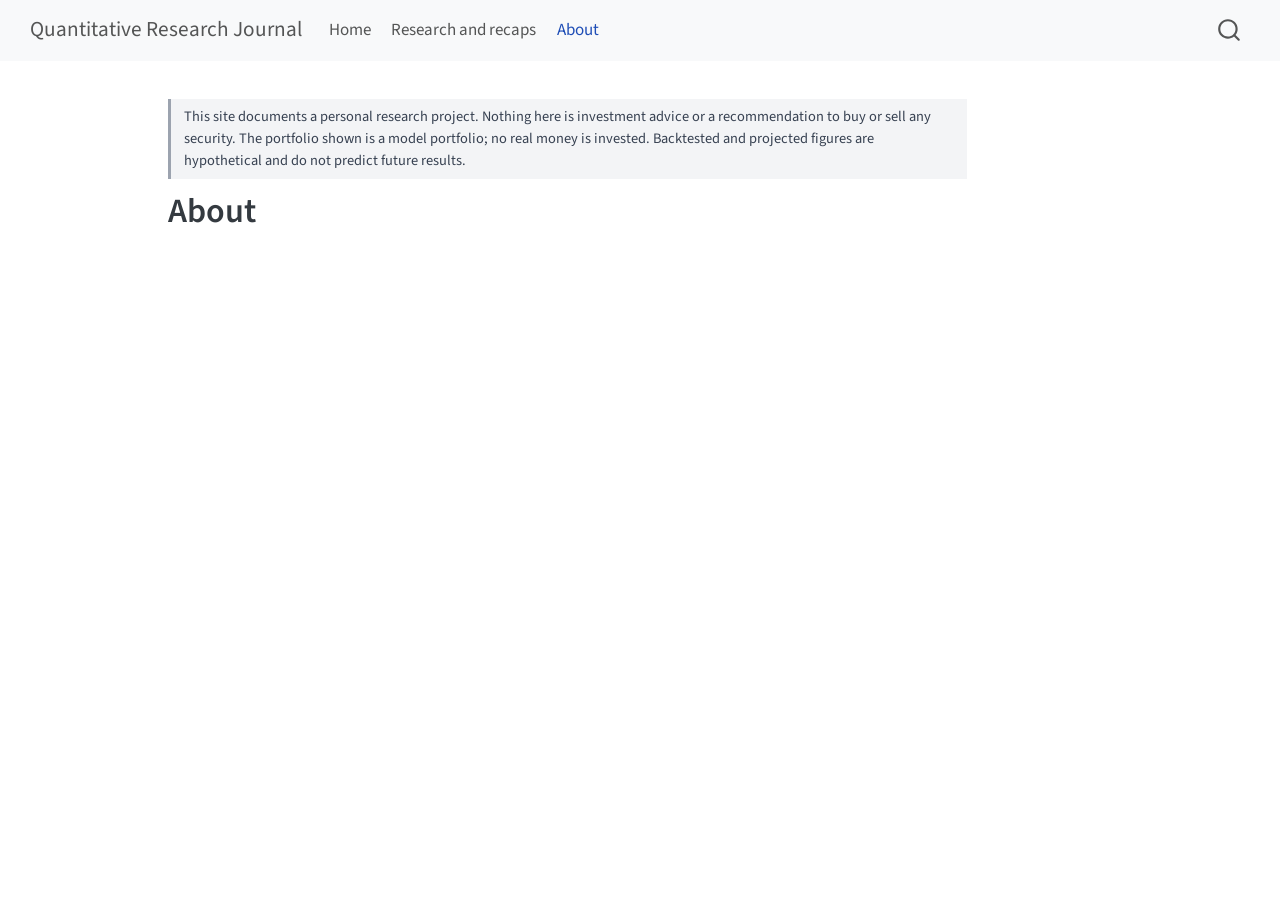
<file: about.html>
<!DOCTYPE html>
<html xmlns="http://www.w3.org/1999/xhtml" lang="en" xml:lang="en"><head>

<meta charset="utf-8">
<meta name="generator" content="quarto-1.10.18">

<meta name="viewport" content="width=device-width, initial-scale=1.0, user-scalable=yes">


<title>About – Quantitative Research Journal</title>
<style>
/* Default styles provided by pandoc.
** See https://pandoc.org/MANUAL.html#variables-for-html for config info.
*/
span.smallcaps{font-variant: small-caps;}
div.columns{display: flex; gap: 1.5em;}
div.column{flex: auto;}
@media screen {
div.columns{gap: min(4vw, 1.5em);}
div.column{overflow-x: auto;}
}
div.hanging-indent{margin-left: 1.5em; text-indent: -1.5em;}
ul.task-list{list-style: none;}
ul.task-list li input[type="checkbox"] {
  width: 0.8em;
  margin: 0 0.8em 0.2em -1em; /* quarto-specific, see https://github.com/quarto-dev/quarto-cli/issues/4556 */ 
  vertical-align: middle;
}
</style>


<script src="site_libs/quarto-nav/quarto-nav.js"></script>
<script src="site_libs/quarto-nav/headroom.min.js"></script>
<script src="site_libs/clipboard/clipboard.min.js"></script>
<script src="site_libs/quarto-search/autocomplete.umd.js"></script>
<script src="site_libs/quarto-search/fuse.min.js"></script>
<script src="site_libs/quarto-search/quarto-search.js"></script>
<meta name="quarto:offset" content="./">
<script src="site_libs/quarto-html/quarto.js" type="module"></script>
<script src="site_libs/quarto-html/tabsets/tabsets.js" type="module"></script>
<script src="site_libs/quarto-html/popper.min.js"></script>
<script src="site_libs/quarto-html/tippy.umd.min.js"></script>
<script src="site_libs/quarto-html/anchor.min.js"></script>
<link href="site_libs/quarto-html/tippy.css" rel="stylesheet">
<link href="site_libs/quarto-html/quarto-syntax-highlighting-64a204ab8560d761af7679ceaba22944.css" rel="stylesheet" id="quarto-text-highlighting-styles">
<script src="site_libs/bootstrap/bootstrap.min.js"></script>
<link href="site_libs/bootstrap/bootstrap-icons.css" rel="stylesheet">
<link href="site_libs/bootstrap/bootstrap-172ba59bd5e0b52282274ba0c0cc16fc.min.css" rel="stylesheet" append-hash="true" id="quarto-bootstrap" data-mode="light">
<script id="quarto-search-options" type="application/json">{
  "location": "navbar",
  "copy-button": false,
  "collapse-after": 3,
  "panel-placement": "end",
  "type": "overlay",
  "limit": 50,
  "keyboard-shortcut": [
    "f",
    "/",
    "s"
  ],
  "show-item-context": false,
  "language": {
    "search-no-results-text": "No results",
    "search-matching-documents-text": "matching documents",
    "search-copy-link-title": "Copy link to search",
    "search-hide-matches-text": "Hide additional matches",
    "search-more-match-text": "more match in this document",
    "search-more-matches-text": "more matches in this document",
    "search-clear-button-title": "Clear",
    "search-text-placeholder": "",
    "search-detached-cancel-button-title": "Cancel",
    "search-submit-button-title": "Submit",
    "search-label": "Search"
  }
}</script>


<link rel="stylesheet" href="_support/styles.css">
</head>

<body class="nav-fixed quarto-light">

<div id="quarto-search-results"></div>
  <header id="quarto-header" class="headroom fixed-top">
    <nav class="navbar navbar-expand-lg " data-bs-theme="dark">
      <div class="navbar-container container-fluid">
      <div class="navbar-brand-container mx-auto">
    <a class="navbar-brand" href="./index.html">
    <span class="navbar-title">Quantitative Research Journal</span>
    </a>
  </div>
            <div id="quarto-search" class="" title="Search"></div>
          <button class="navbar-toggler" type="button" data-bs-toggle="collapse" data-bs-target="#navbarCollapse" aria-controls="navbarCollapse" role="menu" aria-expanded="false" aria-label="Toggle navigation" onclick="if (window.quartoToggleHeadroom) { window.quartoToggleHeadroom(); }">
  <span class="navbar-toggler-icon"></span>
</button>
          <div class="collapse navbar-collapse" id="navbarCollapse">
            <ul class="navbar-nav navbar-nav-scroll me-auto">
  <li class="nav-item">
    <a class="nav-link" href="./index.html"> 
<span class="menu-text">Home</span></a>
  </li>  
  <li class="nav-item">
    <a class="nav-link" href="./library.html"> 
<span class="menu-text">Research and recaps</span></a>
  </li>  
  <li class="nav-item">
    <a class="nav-link active" href="./about.html" aria-current="page"> 
<span class="menu-text">About</span></a>
  </li>  
</ul>
          </div> <!-- /navcollapse -->
            <div class="quarto-navbar-tools">
</div>
      </div> <!-- /container-fluid -->
    </nav>
</header>
<!-- content -->
<div id="quarto-content" class="quarto-container page-columns page-rows-contents page-layout-article page-navbar">
<!-- sidebar -->
<!-- margin-sidebar -->
    <div id="quarto-margin-sidebar" class="sidebar margin-sidebar zindex-bottom">
        
    </div>
<!-- main -->
<main class="content" id="quarto-document-content">
<div class="site-disclaimer" role="note">
<p>This site documents a personal research project. Nothing here is investment advice or a recommendation to buy or sell any security. The portfolio shown is a model portfolio; no real money is invested. Backtested and projected figures are hypothetical and do not predict future results.</p>
</div>

<header id="title-block-header" class="quarto-title-block default">
<div class="quarto-title">
<h1 class="title">About</h1>
</div>



<div class="quarto-title-meta">

    
  
    
  </div>
  


</header>





</main> <!-- /main -->
<script id="quarto-html-after-body" type="application/javascript">
  window.document.addEventListener("DOMContentLoaded", function (event) {
    const icon = "";
    const anchorJS = new window.AnchorJS();
    anchorJS.options = {
      placement: 'right',
      icon: icon
    };
    anchorJS.add('.anchored');
    const isCodeAnnotation = (el) => {
      for (const clz of el.classList) {
        if (clz.startsWith('code-annotation-')) {                     
          return true;
        }
      }
      return false;
    }
    const onCopySuccess = function(e) {
      // button target
      const button = e.trigger;
      // don't keep focus
      button.blur();
      // flash "checked"
      button.classList.add('code-copy-button-checked');
      var currentTitle = button.getAttribute("title");
      button.setAttribute("title", "Copied!");
      let tooltip;
      if (window.bootstrap) {
        button.setAttribute("data-bs-toggle", "tooltip");
        button.setAttribute("data-bs-placement", "left");
        button.setAttribute("data-bs-title", "Copied!");
        tooltip = new bootstrap.Tooltip(button, 
          { trigger: "manual", 
            customClass: "code-copy-button-tooltip",
            offset: [0, -8]});
        tooltip.show();    
      }
      setTimeout(function() {
        if (tooltip) {
          tooltip.hide();
          button.removeAttribute("data-bs-title");
          button.removeAttribute("data-bs-toggle");
          button.removeAttribute("data-bs-placement");
        }
        button.setAttribute("title", currentTitle);
        button.classList.remove('code-copy-button-checked');
      }, 1000);
      // clear code selection
      e.clearSelection();
    }
    const getTextToCopy = function(trigger) {
      const outerScaffold = trigger.parentElement.cloneNode(true);
      const codeEl = outerScaffold.querySelector('code');
      for (const childEl of codeEl.children) {
        if (isCodeAnnotation(childEl)) {
          childEl.remove();
        }
      }
      return codeEl.innerText;
    }
    const clipboard = new window.ClipboardJS('.code-copy-button:not([data-in-quarto-modal])', {
      text: getTextToCopy
    });
    clipboard.on('success', onCopySuccess);
    if (window.document.getElementById('quarto-embedded-source-code-modal')) {
      const clipboardModal = new window.ClipboardJS('.code-copy-button[data-in-quarto-modal]', {
        text: getTextToCopy,
        container: window.document.getElementById('quarto-embedded-source-code-modal')
      });
      clipboardModal.on('success', onCopySuccess);
    }
      var localhostRegex = new RegExp(/^(?:http|https):\/\/localhost\:?[0-9]*\//);
      var mailtoRegex = new RegExp(/^mailto:/);
        var filterRegex = new RegExp('/' + window.location.host + '/');
      var isInternal = (href) => {
          return filterRegex.test(href) || localhostRegex.test(href) || mailtoRegex.test(href);
      }
      // Inspect non-navigation links and adorn them if external
     var links = window.document.querySelectorAll('a[href]:not(.nav-link):not(.navbar-brand):not(.toc-action):not(.sidebar-link):not(.sidebar-item-toggle):not(.pagination-link):not(.no-external):not([aria-hidden]):not(.dropdown-item):not(.quarto-navigation-tool):not(.about-link)');
      for (var i=0; i<links.length; i++) {
        const link = links[i];
        if (!isInternal(link.href)) {
          // undo the damage that might have been done by quarto-nav.js in the case of
          // links that we want to consider external
          if (link.dataset.originalHref !== undefined) {
            link.href = link.dataset.originalHref;
          }
        }
      }
    function tippyHover(el, contentFn, onTriggerFn, onUntriggerFn) {
      const config = {
        allowHTML: true,
        maxWidth: 500,
        delay: 100,
        arrow: false,
        appendTo: function(el) {
            return el.parentElement;
        },
        interactive: true,
        interactiveBorder: 10,
        theme: 'quarto',
        placement: 'bottom-start',
      };
      if (contentFn) {
        config.content = contentFn;
      }
      if (onTriggerFn) {
        config.onTrigger = onTriggerFn;
      }
      if (onUntriggerFn) {
        config.onUntrigger = onUntriggerFn;
      }
      window.tippy(el, config); 
    }
    const noterefs = window.document.querySelectorAll('a[role="doc-noteref"]');
    for (var i=0; i<noterefs.length; i++) {
      const ref = noterefs[i];
      tippyHover(ref, function() {
        // use id or data attribute instead here
        let href = ref.getAttribute('data-footnote-href') || ref.getAttribute('href');
        try { href = new URL(href).hash; } catch {}
        const id = href.replace(/^#\/?/, "");
        const note = window.document.getElementById(id);
        if (note) {
          return note.innerHTML;
        } else {
          return "";
        }
      });
    }
    const xrefs = window.document.querySelectorAll('a.quarto-xref');
    const processXRef = (id, note) => {
      // Strip column container classes
      const stripColumnClz = (el) => {
        el.classList.remove("page-full", "page-columns");
        if (el.children) {
          for (const child of el.children) {
            stripColumnClz(child);
          }
        }
      }
      stripColumnClz(note)
      if (id === null || id.startsWith('sec-')) {
        // Special case sections, only their first couple elements
        const container = document.createElement("div");
        if (note.children && note.children.length > 2) {
          container.appendChild(note.children[0].cloneNode(true));
          for (let i = 1; i < note.children.length; i++) {
            const child = note.children[i];
            if (child.tagName === "P" && child.innerText === "") {
              continue;
            } else {
              container.appendChild(child.cloneNode(true));
              break;
            }
          }
          if (window.Quarto?.typesetMath) {
            window.Quarto.typesetMath(container);
          }
          return container.innerHTML
        } else {
          if (window.Quarto?.typesetMath) {
            window.Quarto.typesetMath(note);
          }
          return note.innerHTML;
        }
      } else {
        // Remove any anchor links if they are present
        const anchorLink = note.querySelector('a.anchorjs-link');
        if (anchorLink) {
          anchorLink.remove();
        }
        if (window.Quarto?.typesetMath) {
          window.Quarto.typesetMath(note);
        }
        if (note.classList.contains("callout")) {
          return note.outerHTML;
        } else {
          return note.innerHTML;
        }
      }
    }
    for (var i=0; i<xrefs.length; i++) {
      const xref = xrefs[i];
      tippyHover(xref, undefined, function(instance) {
        instance.disable();
        let url = xref.getAttribute('href');
        let hash = undefined; 
        if (url.startsWith('#')) {
          hash = url;
        } else {
          try { hash = new URL(url).hash; } catch {}
        }
        if (hash) {
          const id = hash.replace(/^#\/?/, "");
          const note = window.document.getElementById(id);
          if (note !== null) {
            try {
              const html = processXRef(id, note.cloneNode(true));
              instance.setContent(html);
            } finally {
              instance.enable();
              instance.show();
            }
          } else {
            // See if we can fetch this
            fetch(url.split('#')[0])
            .then(res => res.text())
            .then(html => {
              const parser = new DOMParser();
              const htmlDoc = parser.parseFromString(html, "text/html");
              const note = htmlDoc.getElementById(id);
              if (note !== null) {
                const html = processXRef(id, note);
                instance.setContent(html);
              } 
            }).finally(() => {
              instance.enable();
              instance.show();
            });
          }
        } else {
          // See if we can fetch a full url (with no hash to target)
          // This is a special case and we should probably do some content thinning / targeting
          fetch(url)
          .then(res => res.text())
          .then(html => {
            const parser = new DOMParser();
            const htmlDoc = parser.parseFromString(html, "text/html");
            const note = htmlDoc.querySelector('main.content');
            if (note !== null) {
              // This should only happen for chapter cross references
              // (since there is no id in the URL)
              // remove the first header
              if (note.children.length > 0 && note.children[0].tagName === "HEADER") {
                note.children[0].remove();
              }
              const html = processXRef(null, note);
              instance.setContent(html);
            } 
          }).finally(() => {
            instance.enable();
            instance.show();
          });
        }
      }, function(instance) {
      });
    }
        let selectedAnnoteEl;
        const selectorForAnnotation = ( cell, annotation) => {
          let cellAttr = 'data-code-cell="' + cell + '"';
          let lineAttr = 'data-code-annotation="' +  annotation + '"';
          const selector = 'span[' + cellAttr + '][' + lineAttr + ']';
          return selector;
        }
        const selectCodeLines = (annoteEl) => {
          const doc = window.document;
          const targetCell = annoteEl.getAttribute("data-target-cell");
          const targetAnnotation = annoteEl.getAttribute("data-target-annotation");
          const annoteSpan = window.document.querySelector(selectorForAnnotation(targetCell, targetAnnotation));
          const lines = annoteSpan.getAttribute("data-code-lines").split(",");
          const lineIds = lines.map((line) => {
            return targetCell + "-" + line;
          })
          let top = null;
          let height = null;
          let parent = null;
          if (lineIds.length > 0) {
              //compute the position of the single el (top and bottom and make a div)
              const el = window.document.getElementById(lineIds[0]);
              top = el.offsetTop;
              height = el.offsetHeight;
              parent = el.parentElement.parentElement;
            if (lineIds.length > 1) {
              const lastEl = window.document.getElementById(lineIds[lineIds.length - 1]);
              const bottom = lastEl.offsetTop + lastEl.offsetHeight;
              height = bottom - top;
            }
            if (top !== null && height !== null && parent !== null) {
              // cook up a div (if necessary) and position it 
              let div = window.document.getElementById("code-annotation-line-highlight");
              if (div === null) {
                div = window.document.createElement("div");
                div.setAttribute("id", "code-annotation-line-highlight");
                div.style.position = 'absolute';
                parent.appendChild(div);
              }
              div.style.top = top - 2 + "px";
              div.style.height = height + 4 + "px";
              div.style.left = 0;
              let gutterDiv = window.document.getElementById("code-annotation-line-highlight-gutter");
              if (gutterDiv === null) {
                gutterDiv = window.document.createElement("div");
                gutterDiv.setAttribute("id", "code-annotation-line-highlight-gutter");
                gutterDiv.style.position = 'absolute';
                const codeCell = window.document.getElementById(targetCell);
                const gutter = codeCell.querySelector('.code-annotation-gutter');
                gutter.appendChild(gutterDiv);
              }
              gutterDiv.style.top = top - 2 + "px";
              gutterDiv.style.height = height + 4 + "px";
            }
            selectedAnnoteEl = annoteEl;
          }
        };
        const unselectCodeLines = () => {
          const elementsIds = ["code-annotation-line-highlight", "code-annotation-line-highlight-gutter"];
          elementsIds.forEach((elId) => {
            const div = window.document.getElementById(elId);
            if (div) {
              div.remove();
            }
          });
          selectedAnnoteEl = undefined;
        };
          // Handle positioning of the toggle
      window.addEventListener(
        "resize",
        throttle(() => {
          elRect = undefined;
          if (selectedAnnoteEl) {
            selectCodeLines(selectedAnnoteEl);
          }
        }, 10)
      );
      function throttle(fn, ms) {
      let throttle = false;
      let timer;
        return (...args) => {
          if(!throttle) { // first call gets through
              fn.apply(this, args);
              throttle = true;
          } else { // all the others get throttled
              if(timer) clearTimeout(timer); // cancel #2
              timer = setTimeout(() => {
                fn.apply(this, args);
                timer = throttle = false;
              }, ms);
          }
        };
      }
        // Attach click handler to the DT
        const annoteDls = window.document.querySelectorAll('dt[data-target-cell]');
        for (const annoteDlNode of annoteDls) {
          annoteDlNode.addEventListener('click', (event) => {
            const clickedEl = event.target;
            if (clickedEl !== selectedAnnoteEl) {
              unselectCodeLines();
              const activeEl = window.document.querySelector('dt[data-target-cell].code-annotation-active');
              if (activeEl) {
                activeEl.classList.remove('code-annotation-active');
              }
              selectCodeLines(clickedEl);
              clickedEl.classList.add('code-annotation-active');
            } else {
              // Unselect the line
              unselectCodeLines();
              clickedEl.classList.remove('code-annotation-active');
            }
          });
        }
    const findCites = (el) => {
      const parentEl = el.parentElement;
      if (parentEl) {
        const cites = parentEl.dataset.cites;
        if (cites) {
          return {
            el,
            cites: cites.split(' ')
          };
        } else {
          return findCites(el.parentElement)
        }
      } else {
        return undefined;
      }
    };
    var bibliorefs = window.document.querySelectorAll('a[role="doc-biblioref"]');
    for (var i=0; i<bibliorefs.length; i++) {
      const ref = bibliorefs[i];
      const citeInfo = findCites(ref);
      if (citeInfo) {
        tippyHover(citeInfo.el, function() {
          var popup = window.document.createElement('div');
          citeInfo.cites.forEach(function(cite) {
            var citeDiv = window.document.createElement('div');
            citeDiv.classList.add('hanging-indent');
            citeDiv.classList.add('csl-entry');
            var biblioDiv = window.document.getElementById('ref-' + cite);
            if (biblioDiv) {
              citeDiv.innerHTML = biblioDiv.innerHTML;
            }
            popup.appendChild(citeDiv);
          });
          return popup.innerHTML;
        });
      }
    }
  });
  </script>
</div> <!-- /content -->




</body></html>
</file>
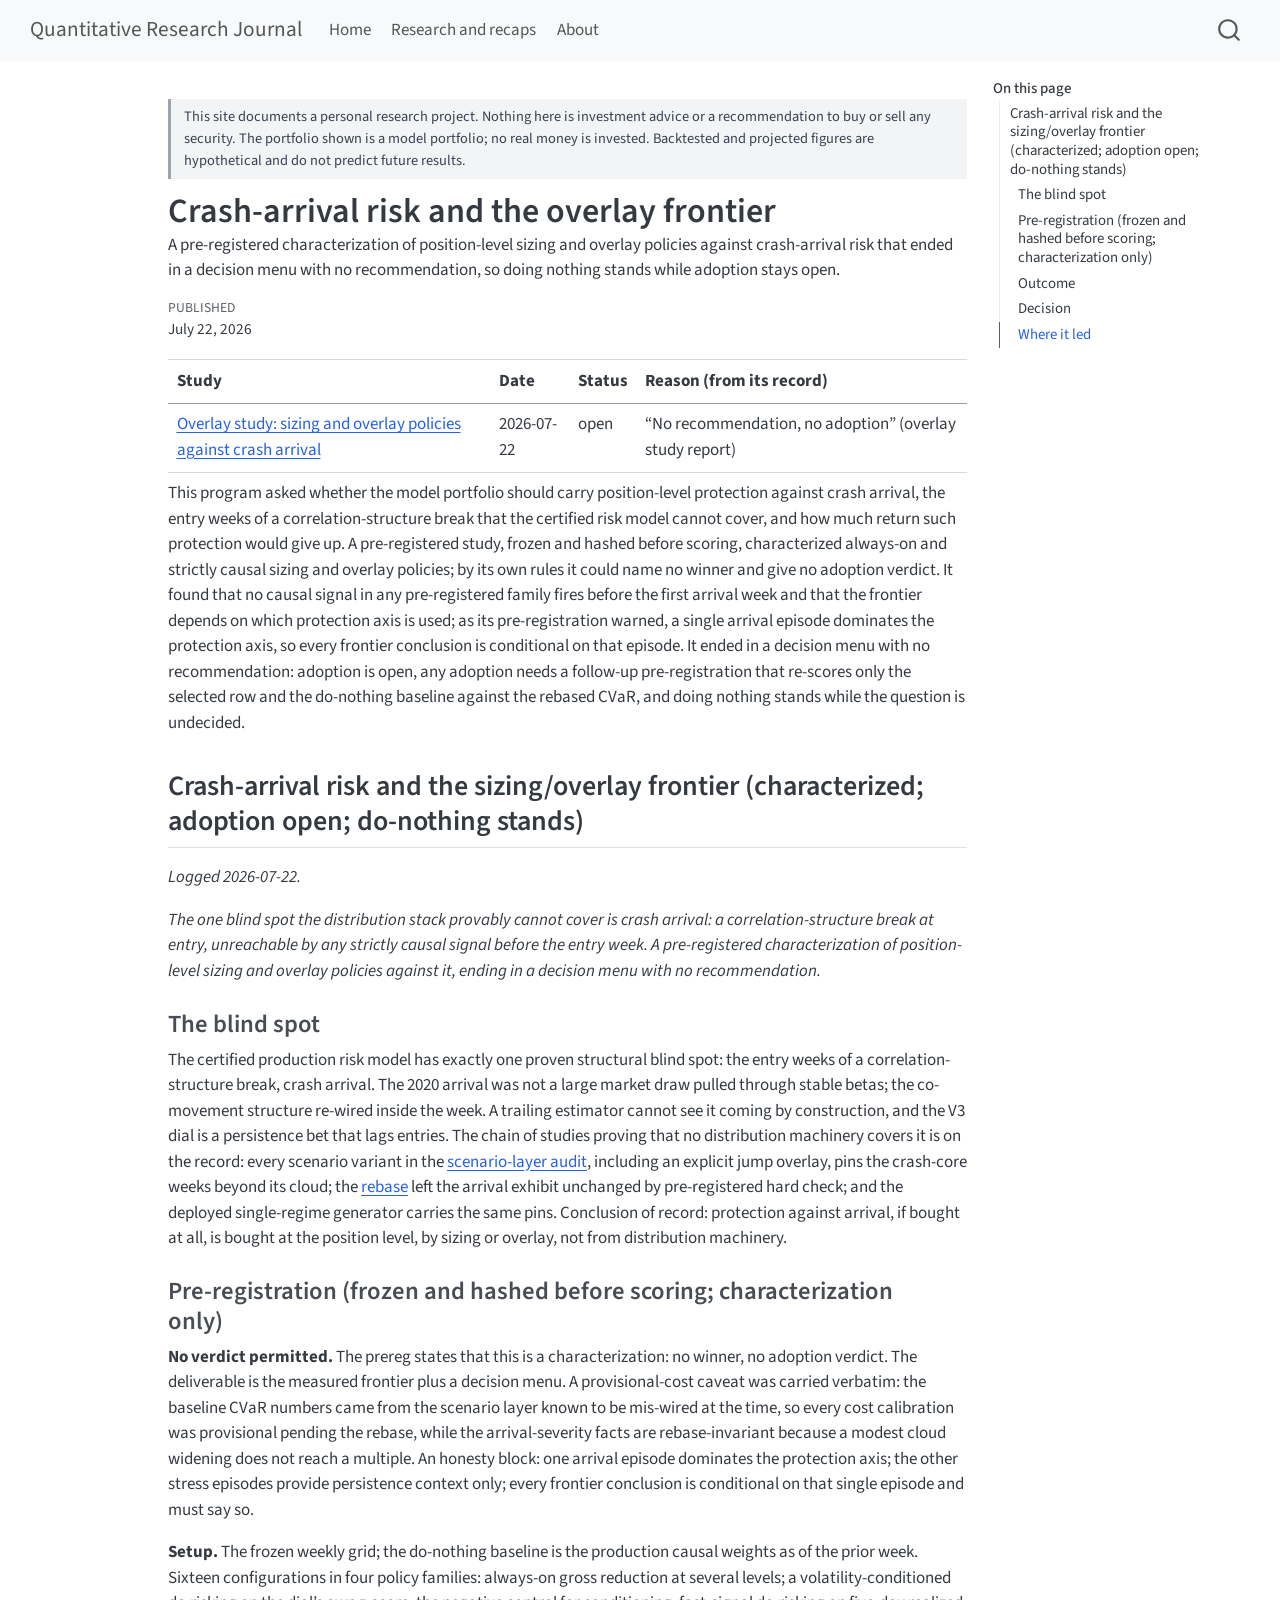
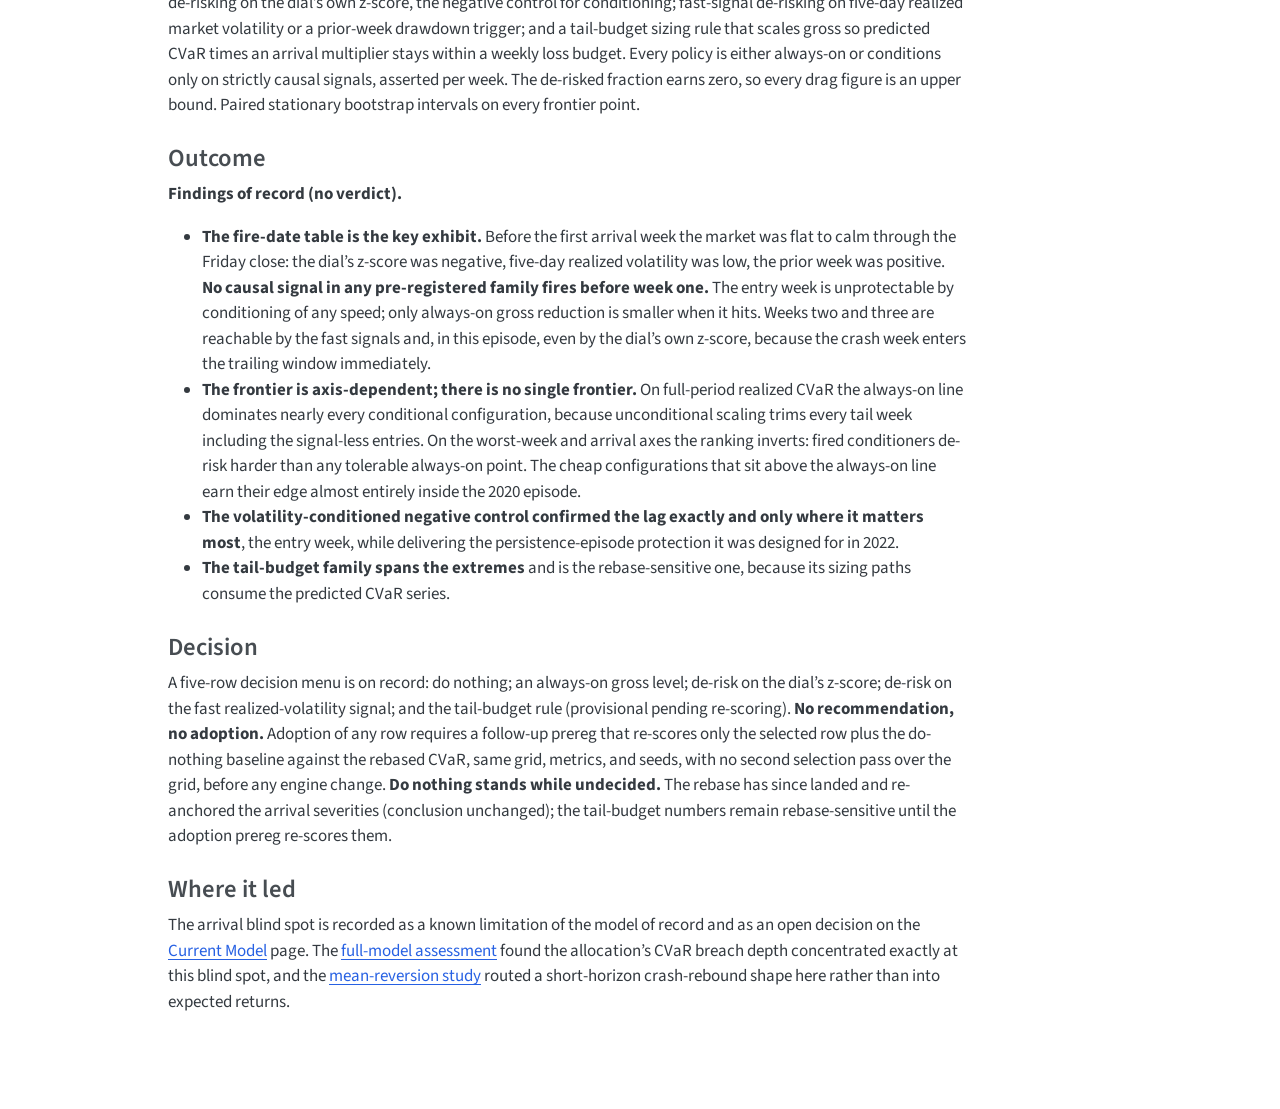
<file: research/arrival-overlay.html>
<!DOCTYPE html>
<html xmlns="http://www.w3.org/1999/xhtml" lang="en" xml:lang="en"><head>

<meta charset="utf-8">
<meta name="generator" content="quarto-1.10.18">

<meta name="viewport" content="width=device-width, initial-scale=1.0, user-scalable=yes">

<meta name="dcterms.date" content="2026-07-22">
<meta name="description" content="A pre-registered characterization of position-level sizing and overlay policies against crash-arrival risk that ended in a decision menu with no recommendation, so doing nothing stands while adoption stays open.">

<title>Crash-arrival risk and the overlay frontier – Quantitative Research Journal</title>
<style>
/* Default styles provided by pandoc.
** See https://pandoc.org/MANUAL.html#variables-for-html for config info.
*/
span.smallcaps{font-variant: small-caps;}
div.columns{display: flex; gap: 1.5em;}
div.column{flex: auto;}
@media screen {
div.columns{gap: min(4vw, 1.5em);}
div.column{overflow-x: auto;}
}
div.hanging-indent{margin-left: 1.5em; text-indent: -1.5em;}
ul.task-list{list-style: none;}
ul.task-list li input[type="checkbox"] {
  width: 0.8em;
  margin: 0 0.8em 0.2em -1em; /* quarto-specific, see https://github.com/quarto-dev/quarto-cli/issues/4556 */ 
  vertical-align: middle;
}
</style>


<script src="../site_libs/quarto-nav/quarto-nav.js"></script>
<script src="../site_libs/quarto-nav/headroom.min.js"></script>
<script src="../site_libs/clipboard/clipboard.min.js"></script>
<script src="../site_libs/quarto-search/autocomplete.umd.js"></script>
<script src="../site_libs/quarto-search/fuse.min.js"></script>
<script src="../site_libs/quarto-search/quarto-search.js"></script>
<meta name="quarto:offset" content="../">
<script src="../site_libs/quarto-html/quarto.js" type="module"></script>
<script src="../site_libs/quarto-html/tabsets/tabsets.js" type="module"></script>
<script src="../site_libs/quarto-html/popper.min.js"></script>
<script src="../site_libs/quarto-html/tippy.umd.min.js"></script>
<script src="../site_libs/quarto-html/anchor.min.js"></script>
<link href="../site_libs/quarto-html/tippy.css" rel="stylesheet">
<link href="../site_libs/quarto-html/quarto-syntax-highlighting-64a204ab8560d761af7679ceaba22944.css" rel="stylesheet" id="quarto-text-highlighting-styles">
<script src="../site_libs/bootstrap/bootstrap.min.js"></script>
<link href="../site_libs/bootstrap/bootstrap-icons.css" rel="stylesheet">
<link href="../site_libs/bootstrap/bootstrap-172ba59bd5e0b52282274ba0c0cc16fc.min.css" rel="stylesheet" append-hash="true" id="quarto-bootstrap" data-mode="light">
<script id="quarto-search-options" type="application/json">{
  "location": "navbar",
  "copy-button": false,
  "collapse-after": 3,
  "panel-placement": "end",
  "type": "overlay",
  "limit": 50,
  "keyboard-shortcut": [
    "f",
    "/",
    "s"
  ],
  "show-item-context": false,
  "language": {
    "search-no-results-text": "No results",
    "search-matching-documents-text": "matching documents",
    "search-copy-link-title": "Copy link to search",
    "search-hide-matches-text": "Hide additional matches",
    "search-more-match-text": "more match in this document",
    "search-more-matches-text": "more matches in this document",
    "search-clear-button-title": "Clear",
    "search-text-placeholder": "",
    "search-detached-cancel-button-title": "Cancel",
    "search-submit-button-title": "Submit",
    "search-label": "Search"
  }
}</script>


<link rel="stylesheet" href="../_support/styles.css">
</head>

<body class="nav-fixed quarto-light">

<div id="quarto-search-results"></div>
  <header id="quarto-header" class="headroom fixed-top">
    <nav class="navbar navbar-expand-lg " data-bs-theme="dark">
      <div class="navbar-container container-fluid">
      <div class="navbar-brand-container mx-auto">
    <a class="navbar-brand" href="../index.html">
    <span class="navbar-title">Quantitative Research Journal</span>
    </a>
  </div>
            <div id="quarto-search" class="" title="Search"></div>
          <button class="navbar-toggler" type="button" data-bs-toggle="collapse" data-bs-target="#navbarCollapse" aria-controls="navbarCollapse" role="menu" aria-expanded="false" aria-label="Toggle navigation" onclick="if (window.quartoToggleHeadroom) { window.quartoToggleHeadroom(); }">
  <span class="navbar-toggler-icon"></span>
</button>
          <div class="collapse navbar-collapse" id="navbarCollapse">
            <ul class="navbar-nav navbar-nav-scroll me-auto">
  <li class="nav-item">
    <a class="nav-link" href="../index.html"> 
<span class="menu-text">Home</span></a>
  </li>  
  <li class="nav-item">
    <a class="nav-link" href="../library.html"> 
<span class="menu-text">Research and recaps</span></a>
  </li>  
  <li class="nav-item">
    <a class="nav-link" href="../about.html"> 
<span class="menu-text">About</span></a>
  </li>  
</ul>
          </div> <!-- /navcollapse -->
            <div class="quarto-navbar-tools">
</div>
      </div> <!-- /container-fluid -->
    </nav>
</header>
<!-- content -->
<div id="quarto-content" class="quarto-container page-columns page-rows-contents page-layout-article page-navbar">
<!-- sidebar -->
<!-- margin-sidebar -->
    <div id="quarto-margin-sidebar" class="sidebar margin-sidebar">
        <nav id="TOC" role="doc-toc" class="toc-active">
    <h2 id="toc-title">On this page</h2>
   
  <ul>
  <li><a href="#e-2026-07-22-06" id="toc-e-2026-07-22-06" class="nav-link active" data-scroll-target="#e-2026-07-22-06">Crash-arrival risk and the sizing/overlay frontier (characterized; adoption open; do-nothing stands)</a>
  <ul class="collapse">
  <li><a href="#the-blind-spot" id="toc-the-blind-spot" class="nav-link" data-scroll-target="#the-blind-spot">The blind spot</a></li>
  <li><a href="#pre-registration-frozen-and-hashed-before-scoring-characterization-only" id="toc-pre-registration-frozen-and-hashed-before-scoring-characterization-only" class="nav-link" data-scroll-target="#pre-registration-frozen-and-hashed-before-scoring-characterization-only">Pre-registration (frozen and hashed before scoring; characterization only)</a></li>
  <li><a href="#outcome" id="toc-outcome" class="nav-link" data-scroll-target="#outcome">Outcome</a></li>
  <li><a href="#decision" id="toc-decision" class="nav-link" data-scroll-target="#decision">Decision</a></li>
  <li><a href="#where-it-led" id="toc-where-it-led" class="nav-link" data-scroll-target="#where-it-led">Where it led</a></li>
  </ul></li>
  </ul>
</nav>
    </div>
<!-- main -->
<main class="content" id="quarto-document-content">
<div class="site-disclaimer" role="note">
<p>This site documents a personal research project. Nothing here is investment advice or a recommendation to buy or sell any security. The portfolio shown is a model portfolio; no real money is invested. Backtested and projected figures are hypothetical and do not predict future results.</p>
</div>

<header id="title-block-header" class="quarto-title-block default">
<div class="quarto-title">
<h1 class="title">Crash-arrival risk and the overlay frontier</h1>
</div>

<div>
  <div class="description">
    A pre-registered characterization of position-level sizing and overlay policies against crash-arrival risk that ended in a decision menu with no recommendation, so doing nothing stands while adoption stays open.
  </div>
</div>


<div class="quarto-title-meta">

    
    <div>
    <div class="quarto-title-meta-heading">Published</div>
    <div class="quarto-title-meta-contents">
      <p class="date">July 22, 2026</p>
    </div>
  </div>
  
    
  </div>
  


</header>


<table class="caption-top table">
<thead>
<tr class="header">
<th>Study</th>
<th>Date</th>
<th>Status</th>
<th>Reason (from its record)</th>
</tr>
</thead>
<tbody>
<tr class="odd">
<td><a href="#e-2026-07-22-06">Overlay study: sizing and overlay policies against crash arrival</a></td>
<td>2026-07-22</td>
<td>open</td>
<td>“No recommendation, no adoption” (overlay study report)</td>
</tr>
</tbody>
</table>
<p>This program asked whether the model portfolio should carry position-level protection against crash arrival, the entry weeks of a correlation-structure break that the certified risk model cannot cover, and how much return such protection would give up. A pre-registered study, frozen and hashed before scoring, characterized always-on and strictly causal sizing and overlay policies; by its own rules it could name no winner and give no adoption verdict. It found that no causal signal in any pre-registered family fires before the first arrival week and that the frontier depends on which protection axis is used; as its pre-registration warned, a single arrival episode dominates the protection axis, so every frontier conclusion is conditional on that episode. It ended in a decision menu with no recommendation: adoption is open, any adoption needs a follow-up pre-registration that re-scores only the selected row and the do-nothing baseline against the rebased CVaR, and doing nothing stands while the question is undecided.</p>
<section id="e-2026-07-22-06" class="level2">
<h2 class="anchored" data-anchor-id="e-2026-07-22-06">Crash-arrival risk and the sizing/overlay frontier (characterized; adoption open; do-nothing stands)</h2>
<p><em>Logged 2026-07-22.</em></p>
<p><em>The one blind spot the distribution stack provably cannot cover is crash arrival: a correlation-structure break at entry, unreachable by any strictly causal signal before the entry week. A pre-registered characterization of position-level sizing and overlay policies against it, ending in a decision menu with no recommendation.</em></p>
<section id="the-blind-spot" class="level3">
<h3 class="anchored" data-anchor-id="the-blind-spot">The blind spot</h3>
<p>The certified production risk model has exactly one proven structural blind spot: the entry weeks of a correlation-structure break, crash arrival. The 2020 arrival was not a large market draw pulled through stable betas; the co-movement structure re-wired inside the week. A trailing estimator cannot see it coming by construction, and the V3 dial is a persistence bet that lags entries. The chain of studies proving that no distribution machinery covers it is on the record: every scenario variant in the <a href="../research/tail-scenarios.html#e-2026-07-22-05">scenario-layer audit</a>, including an explicit jump overlay, pins the crash-core weeks beyond its cloud; the <a href="../research/tail-scenarios.html#e-2026-07-22-07">rebase</a> left the arrival exhibit unchanged by pre-registered hard check; and the deployed single-regime generator carries the same pins. Conclusion of record: protection against arrival, if bought at all, is bought at the position level, by sizing or overlay, not from distribution machinery.</p>
</section>
<section id="pre-registration-frozen-and-hashed-before-scoring-characterization-only" class="level3">
<h3 class="anchored" data-anchor-id="pre-registration-frozen-and-hashed-before-scoring-characterization-only">Pre-registration (frozen and hashed before scoring; characterization only)</h3>
<p><strong>No verdict permitted.</strong> The prereg states that this is a characterization: no winner, no adoption verdict. The deliverable is the measured frontier plus a decision menu. A provisional-cost caveat was carried verbatim: the baseline CVaR numbers came from the scenario layer known to be mis-wired at the time, so every cost calibration was provisional pending the rebase, while the arrival-severity facts are rebase-invariant because a modest cloud widening does not reach a multiple. An honesty block: one arrival episode dominates the protection axis; the other stress episodes provide persistence context only; every frontier conclusion is conditional on that single episode and must say so.</p>
<p><strong>Setup.</strong> The frozen weekly grid; the do-nothing baseline is the production causal weights as of the prior week. Sixteen configurations in four policy families: always-on gross reduction at several levels; a volatility-conditioned de-risking on the dial’s own z-score, the negative control for conditioning; fast-signal de-risking on five-day realized market volatility or a prior-week drawdown trigger; and a tail-budget sizing rule that scales gross so predicted CVaR times an arrival multiplier stays within a weekly loss budget. Every policy is either always-on or conditions only on strictly causal signals, asserted per week. The de-risked fraction earns zero, so every drag figure is an upper bound. Paired stationary bootstrap intervals on every frontier point.</p>
</section>
<section id="outcome" class="level3">
<h3 class="anchored" data-anchor-id="outcome">Outcome</h3>
<p><strong>Findings of record (no verdict).</strong></p>
<ul>
<li><strong>The fire-date table is the key exhibit.</strong> Before the first arrival week the market was flat to calm through the Friday close: the dial’s z-score was negative, five-day realized volatility was low, the prior week was positive. <strong>No causal signal in any pre-registered family fires before week one.</strong> The entry week is unprotectable by conditioning of any speed; only always-on gross reduction is smaller when it hits. Weeks two and three are reachable by the fast signals and, in this episode, even by the dial’s own z-score, because the crash week enters the trailing window immediately.</li>
<li><strong>The frontier is axis-dependent; there is no single frontier.</strong> On full-period realized CVaR the always-on line dominates nearly every conditional configuration, because unconditional scaling trims every tail week including the signal-less entries. On the worst-week and arrival axes the ranking inverts: fired conditioners de-risk harder than any tolerable always-on point. The cheap configurations that sit above the always-on line earn their edge almost entirely inside the 2020 episode.</li>
<li><strong>The volatility-conditioned negative control confirmed the lag exactly and only where it matters most</strong>, the entry week, while delivering the persistence-episode protection it was designed for in 2022.</li>
<li><strong>The tail-budget family spans the extremes</strong> and is the rebase-sensitive one, because its sizing paths consume the predicted CVaR series.</li>
</ul>
</section>
<section id="decision" class="level3">
<h3 class="anchored" data-anchor-id="decision">Decision</h3>
<p>A five-row decision menu is on record: do nothing; an always-on gross level; de-risk on the dial’s z-score; de-risk on the fast realized-volatility signal; and the tail-budget rule (provisional pending re-scoring). <strong>No recommendation, no adoption.</strong> Adoption of any row requires a follow-up prereg that re-scores only the selected row plus the do-nothing baseline against the rebased CVaR, same grid, metrics, and seeds, with no second selection pass over the grid, before any engine change. <strong>Do nothing stands while undecided.</strong> The rebase has since landed and re-anchored the arrival severities (conclusion unchanged); the tail-budget numbers remain rebase-sensitive until the adoption prereg re-scores them.</p>
</section>
<section id="where-it-led" class="level3">
<h3 class="anchored" data-anchor-id="where-it-led">Where it led</h3>
<p>The arrival blind spot is recorded as a known limitation of the model of record and as an open decision on the <a href="../research/optimizer-delivered-rule.html#model-of-record">Current Model</a> page. The <a href="../research/risk-calibration.html#e-2026-07-27-01">full-model assessment</a> found the allocation’s CVaR breach depth concentrated exactly at this blind spot, and the <a href="../research/expected-returns.html#e-2026-07-24-05">mean-reversion study</a> routed a short-horizon crash-rebound shape here rather than into expected returns.</p>


</section>
</section>

</main> <!-- /main -->
<script id="quarto-html-after-body" type="application/javascript">
  window.document.addEventListener("DOMContentLoaded", function (event) {
    const icon = "";
    const anchorJS = new window.AnchorJS();
    anchorJS.options = {
      placement: 'right',
      icon: icon
    };
    anchorJS.add('.anchored');
    const isCodeAnnotation = (el) => {
      for (const clz of el.classList) {
        if (clz.startsWith('code-annotation-')) {                     
          return true;
        }
      }
      return false;
    }
    const onCopySuccess = function(e) {
      // button target
      const button = e.trigger;
      // don't keep focus
      button.blur();
      // flash "checked"
      button.classList.add('code-copy-button-checked');
      var currentTitle = button.getAttribute("title");
      button.setAttribute("title", "Copied!");
      let tooltip;
      if (window.bootstrap) {
        button.setAttribute("data-bs-toggle", "tooltip");
        button.setAttribute("data-bs-placement", "left");
        button.setAttribute("data-bs-title", "Copied!");
        tooltip = new bootstrap.Tooltip(button, 
          { trigger: "manual", 
            customClass: "code-copy-button-tooltip",
            offset: [0, -8]});
        tooltip.show();    
      }
      setTimeout(function() {
        if (tooltip) {
          tooltip.hide();
          button.removeAttribute("data-bs-title");
          button.removeAttribute("data-bs-toggle");
          button.removeAttribute("data-bs-placement");
        }
        button.setAttribute("title", currentTitle);
        button.classList.remove('code-copy-button-checked');
      }, 1000);
      // clear code selection
      e.clearSelection();
    }
    const getTextToCopy = function(trigger) {
      const outerScaffold = trigger.parentElement.cloneNode(true);
      const codeEl = outerScaffold.querySelector('code');
      for (const childEl of codeEl.children) {
        if (isCodeAnnotation(childEl)) {
          childEl.remove();
        }
      }
      return codeEl.innerText;
    }
    const clipboard = new window.ClipboardJS('.code-copy-button:not([data-in-quarto-modal])', {
      text: getTextToCopy
    });
    clipboard.on('success', onCopySuccess);
    if (window.document.getElementById('quarto-embedded-source-code-modal')) {
      const clipboardModal = new window.ClipboardJS('.code-copy-button[data-in-quarto-modal]', {
        text: getTextToCopy,
        container: window.document.getElementById('quarto-embedded-source-code-modal')
      });
      clipboardModal.on('success', onCopySuccess);
    }
      var localhostRegex = new RegExp(/^(?:http|https):\/\/localhost\:?[0-9]*\//);
      var mailtoRegex = new RegExp(/^mailto:/);
        var filterRegex = new RegExp('/' + window.location.host + '/');
      var isInternal = (href) => {
          return filterRegex.test(href) || localhostRegex.test(href) || mailtoRegex.test(href);
      }
      // Inspect non-navigation links and adorn them if external
     var links = window.document.querySelectorAll('a[href]:not(.nav-link):not(.navbar-brand):not(.toc-action):not(.sidebar-link):not(.sidebar-item-toggle):not(.pagination-link):not(.no-external):not([aria-hidden]):not(.dropdown-item):not(.quarto-navigation-tool):not(.about-link)');
      for (var i=0; i<links.length; i++) {
        const link = links[i];
        if (!isInternal(link.href)) {
          // undo the damage that might have been done by quarto-nav.js in the case of
          // links that we want to consider external
          if (link.dataset.originalHref !== undefined) {
            link.href = link.dataset.originalHref;
          }
        }
      }
    function tippyHover(el, contentFn, onTriggerFn, onUntriggerFn) {
      const config = {
        allowHTML: true,
        maxWidth: 500,
        delay: 100,
        arrow: false,
        appendTo: function(el) {
            return el.parentElement;
        },
        interactive: true,
        interactiveBorder: 10,
        theme: 'quarto',
        placement: 'bottom-start',
      };
      if (contentFn) {
        config.content = contentFn;
      }
      if (onTriggerFn) {
        config.onTrigger = onTriggerFn;
      }
      if (onUntriggerFn) {
        config.onUntrigger = onUntriggerFn;
      }
      window.tippy(el, config); 
    }
    const noterefs = window.document.querySelectorAll('a[role="doc-noteref"]');
    for (var i=0; i<noterefs.length; i++) {
      const ref = noterefs[i];
      tippyHover(ref, function() {
        // use id or data attribute instead here
        let href = ref.getAttribute('data-footnote-href') || ref.getAttribute('href');
        try { href = new URL(href).hash; } catch {}
        const id = href.replace(/^#\/?/, "");
        const note = window.document.getElementById(id);
        if (note) {
          return note.innerHTML;
        } else {
          return "";
        }
      });
    }
    const xrefs = window.document.querySelectorAll('a.quarto-xref');
    const processXRef = (id, note) => {
      // Strip column container classes
      const stripColumnClz = (el) => {
        el.classList.remove("page-full", "page-columns");
        if (el.children) {
          for (const child of el.children) {
            stripColumnClz(child);
          }
        }
      }
      stripColumnClz(note)
      if (id === null || id.startsWith('sec-')) {
        // Special case sections, only their first couple elements
        const container = document.createElement("div");
        if (note.children && note.children.length > 2) {
          container.appendChild(note.children[0].cloneNode(true));
          for (let i = 1; i < note.children.length; i++) {
            const child = note.children[i];
            if (child.tagName === "P" && child.innerText === "") {
              continue;
            } else {
              container.appendChild(child.cloneNode(true));
              break;
            }
          }
          if (window.Quarto?.typesetMath) {
            window.Quarto.typesetMath(container);
          }
          return container.innerHTML
        } else {
          if (window.Quarto?.typesetMath) {
            window.Quarto.typesetMath(note);
          }
          return note.innerHTML;
        }
      } else {
        // Remove any anchor links if they are present
        const anchorLink = note.querySelector('a.anchorjs-link');
        if (anchorLink) {
          anchorLink.remove();
        }
        if (window.Quarto?.typesetMath) {
          window.Quarto.typesetMath(note);
        }
        if (note.classList.contains("callout")) {
          return note.outerHTML;
        } else {
          return note.innerHTML;
        }
      }
    }
    for (var i=0; i<xrefs.length; i++) {
      const xref = xrefs[i];
      tippyHover(xref, undefined, function(instance) {
        instance.disable();
        let url = xref.getAttribute('href');
        let hash = undefined; 
        if (url.startsWith('#')) {
          hash = url;
        } else {
          try { hash = new URL(url).hash; } catch {}
        }
        if (hash) {
          const id = hash.replace(/^#\/?/, "");
          const note = window.document.getElementById(id);
          if (note !== null) {
            try {
              const html = processXRef(id, note.cloneNode(true));
              instance.setContent(html);
            } finally {
              instance.enable();
              instance.show();
            }
          } else {
            // See if we can fetch this
            fetch(url.split('#')[0])
            .then(res => res.text())
            .then(html => {
              const parser = new DOMParser();
              const htmlDoc = parser.parseFromString(html, "text/html");
              const note = htmlDoc.getElementById(id);
              if (note !== null) {
                const html = processXRef(id, note);
                instance.setContent(html);
              } 
            }).finally(() => {
              instance.enable();
              instance.show();
            });
          }
        } else {
          // See if we can fetch a full url (with no hash to target)
          // This is a special case and we should probably do some content thinning / targeting
          fetch(url)
          .then(res => res.text())
          .then(html => {
            const parser = new DOMParser();
            const htmlDoc = parser.parseFromString(html, "text/html");
            const note = htmlDoc.querySelector('main.content');
            if (note !== null) {
              // This should only happen for chapter cross references
              // (since there is no id in the URL)
              // remove the first header
              if (note.children.length > 0 && note.children[0].tagName === "HEADER") {
                note.children[0].remove();
              }
              const html = processXRef(null, note);
              instance.setContent(html);
            } 
          }).finally(() => {
            instance.enable();
            instance.show();
          });
        }
      }, function(instance) {
      });
    }
        let selectedAnnoteEl;
        const selectorForAnnotation = ( cell, annotation) => {
          let cellAttr = 'data-code-cell="' + cell + '"';
          let lineAttr = 'data-code-annotation="' +  annotation + '"';
          const selector = 'span[' + cellAttr + '][' + lineAttr + ']';
          return selector;
        }
        const selectCodeLines = (annoteEl) => {
          const doc = window.document;
          const targetCell = annoteEl.getAttribute("data-target-cell");
          const targetAnnotation = annoteEl.getAttribute("data-target-annotation");
          const annoteSpan = window.document.querySelector(selectorForAnnotation(targetCell, targetAnnotation));
          const lines = annoteSpan.getAttribute("data-code-lines").split(",");
          const lineIds = lines.map((line) => {
            return targetCell + "-" + line;
          })
          let top = null;
          let height = null;
          let parent = null;
          if (lineIds.length > 0) {
              //compute the position of the single el (top and bottom and make a div)
              const el = window.document.getElementById(lineIds[0]);
              top = el.offsetTop;
              height = el.offsetHeight;
              parent = el.parentElement.parentElement;
            if (lineIds.length > 1) {
              const lastEl = window.document.getElementById(lineIds[lineIds.length - 1]);
              const bottom = lastEl.offsetTop + lastEl.offsetHeight;
              height = bottom - top;
            }
            if (top !== null && height !== null && parent !== null) {
              // cook up a div (if necessary) and position it 
              let div = window.document.getElementById("code-annotation-line-highlight");
              if (div === null) {
                div = window.document.createElement("div");
                div.setAttribute("id", "code-annotation-line-highlight");
                div.style.position = 'absolute';
                parent.appendChild(div);
              }
              div.style.top = top - 2 + "px";
              div.style.height = height + 4 + "px";
              div.style.left = 0;
              let gutterDiv = window.document.getElementById("code-annotation-line-highlight-gutter");
              if (gutterDiv === null) {
                gutterDiv = window.document.createElement("div");
                gutterDiv.setAttribute("id", "code-annotation-line-highlight-gutter");
                gutterDiv.style.position = 'absolute';
                const codeCell = window.document.getElementById(targetCell);
                const gutter = codeCell.querySelector('.code-annotation-gutter');
                gutter.appendChild(gutterDiv);
              }
              gutterDiv.style.top = top - 2 + "px";
              gutterDiv.style.height = height + 4 + "px";
            }
            selectedAnnoteEl = annoteEl;
          }
        };
        const unselectCodeLines = () => {
          const elementsIds = ["code-annotation-line-highlight", "code-annotation-line-highlight-gutter"];
          elementsIds.forEach((elId) => {
            const div = window.document.getElementById(elId);
            if (div) {
              div.remove();
            }
          });
          selectedAnnoteEl = undefined;
        };
          // Handle positioning of the toggle
      window.addEventListener(
        "resize",
        throttle(() => {
          elRect = undefined;
          if (selectedAnnoteEl) {
            selectCodeLines(selectedAnnoteEl);
          }
        }, 10)
      );
      function throttle(fn, ms) {
      let throttle = false;
      let timer;
        return (...args) => {
          if(!throttle) { // first call gets through
              fn.apply(this, args);
              throttle = true;
          } else { // all the others get throttled
              if(timer) clearTimeout(timer); // cancel #2
              timer = setTimeout(() => {
                fn.apply(this, args);
                timer = throttle = false;
              }, ms);
          }
        };
      }
        // Attach click handler to the DT
        const annoteDls = window.document.querySelectorAll('dt[data-target-cell]');
        for (const annoteDlNode of annoteDls) {
          annoteDlNode.addEventListener('click', (event) => {
            const clickedEl = event.target;
            if (clickedEl !== selectedAnnoteEl) {
              unselectCodeLines();
              const activeEl = window.document.querySelector('dt[data-target-cell].code-annotation-active');
              if (activeEl) {
                activeEl.classList.remove('code-annotation-active');
              }
              selectCodeLines(clickedEl);
              clickedEl.classList.add('code-annotation-active');
            } else {
              // Unselect the line
              unselectCodeLines();
              clickedEl.classList.remove('code-annotation-active');
            }
          });
        }
    const findCites = (el) => {
      const parentEl = el.parentElement;
      if (parentEl) {
        const cites = parentEl.dataset.cites;
        if (cites) {
          return {
            el,
            cites: cites.split(' ')
          };
        } else {
          return findCites(el.parentElement)
        }
      } else {
        return undefined;
      }
    };
    var bibliorefs = window.document.querySelectorAll('a[role="doc-biblioref"]');
    for (var i=0; i<bibliorefs.length; i++) {
      const ref = bibliorefs[i];
      const citeInfo = findCites(ref);
      if (citeInfo) {
        tippyHover(citeInfo.el, function() {
          var popup = window.document.createElement('div');
          citeInfo.cites.forEach(function(cite) {
            var citeDiv = window.document.createElement('div');
            citeDiv.classList.add('hanging-indent');
            citeDiv.classList.add('csl-entry');
            var biblioDiv = window.document.getElementById('ref-' + cite);
            if (biblioDiv) {
              citeDiv.innerHTML = biblioDiv.innerHTML;
            }
            popup.appendChild(citeDiv);
          });
          return popup.innerHTML;
        });
      }
    }
  });
  </script>
</div> <!-- /content -->




</body></html>
</file>
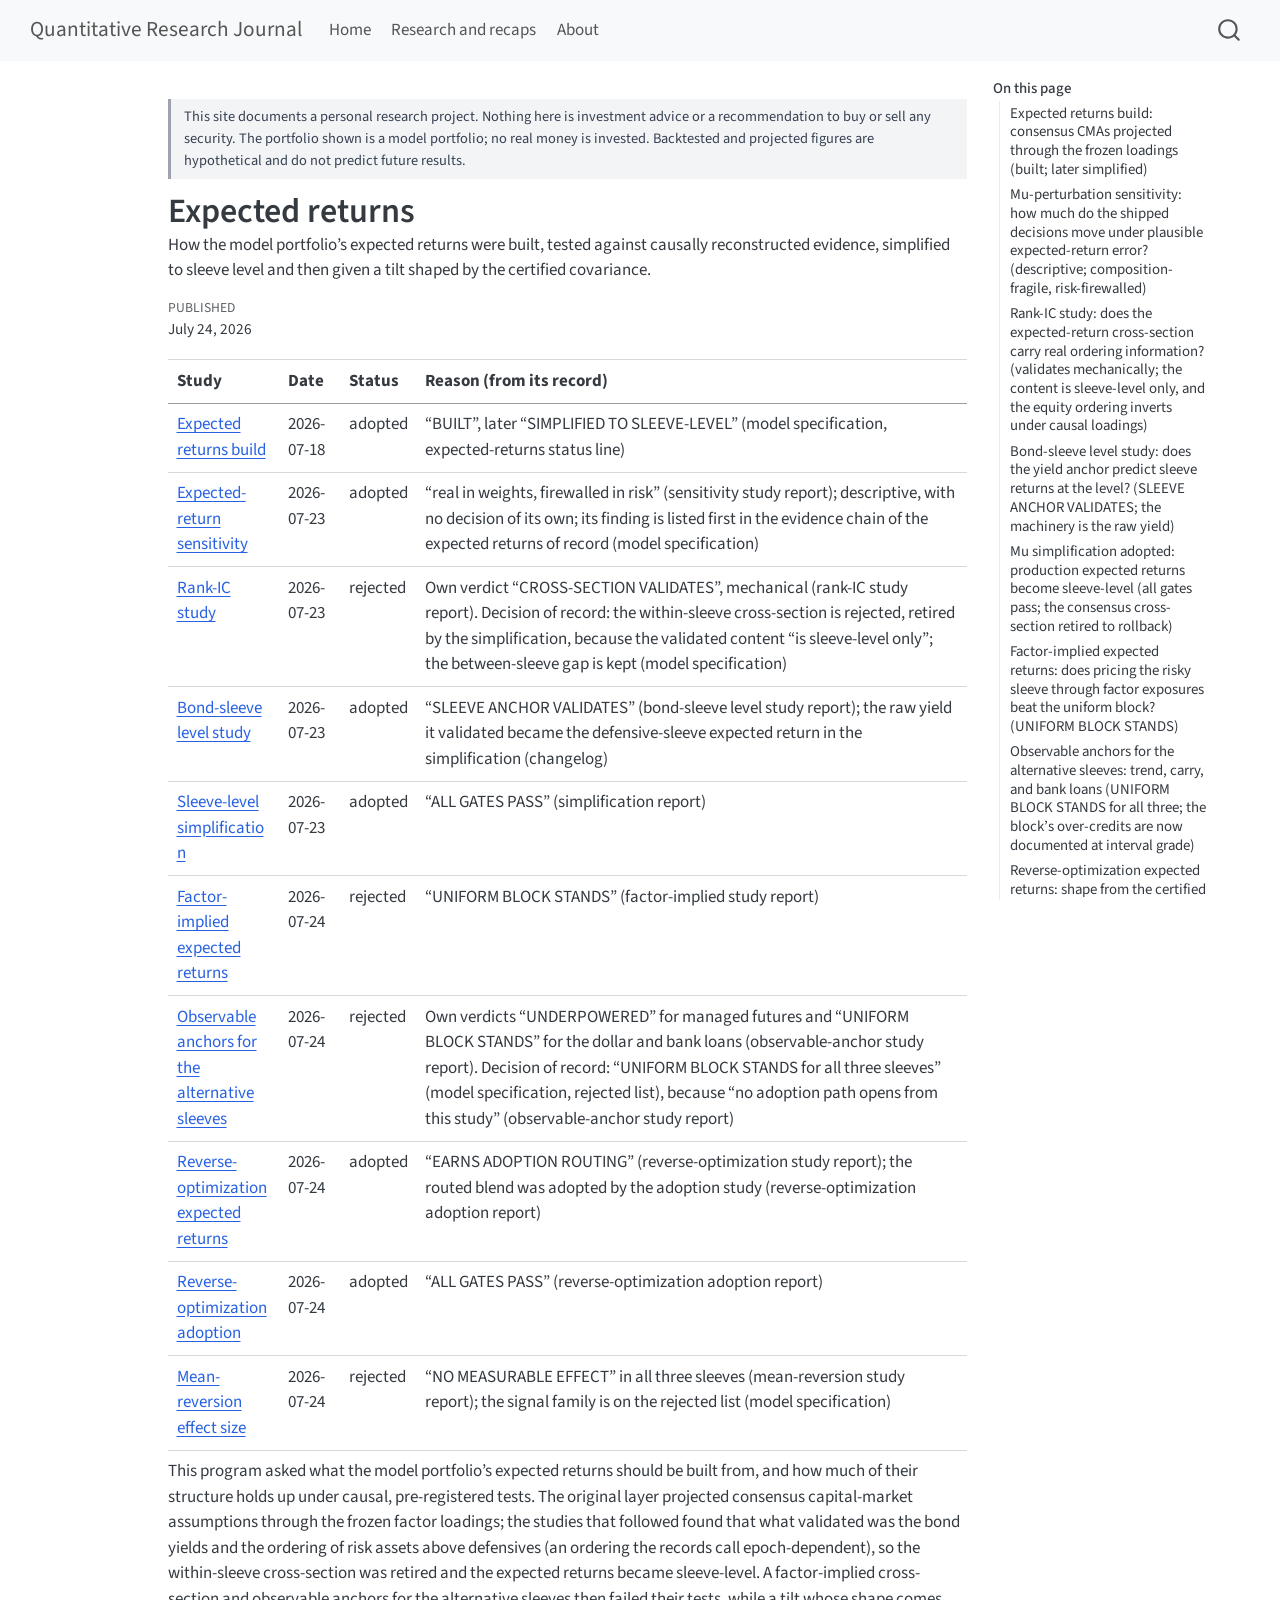
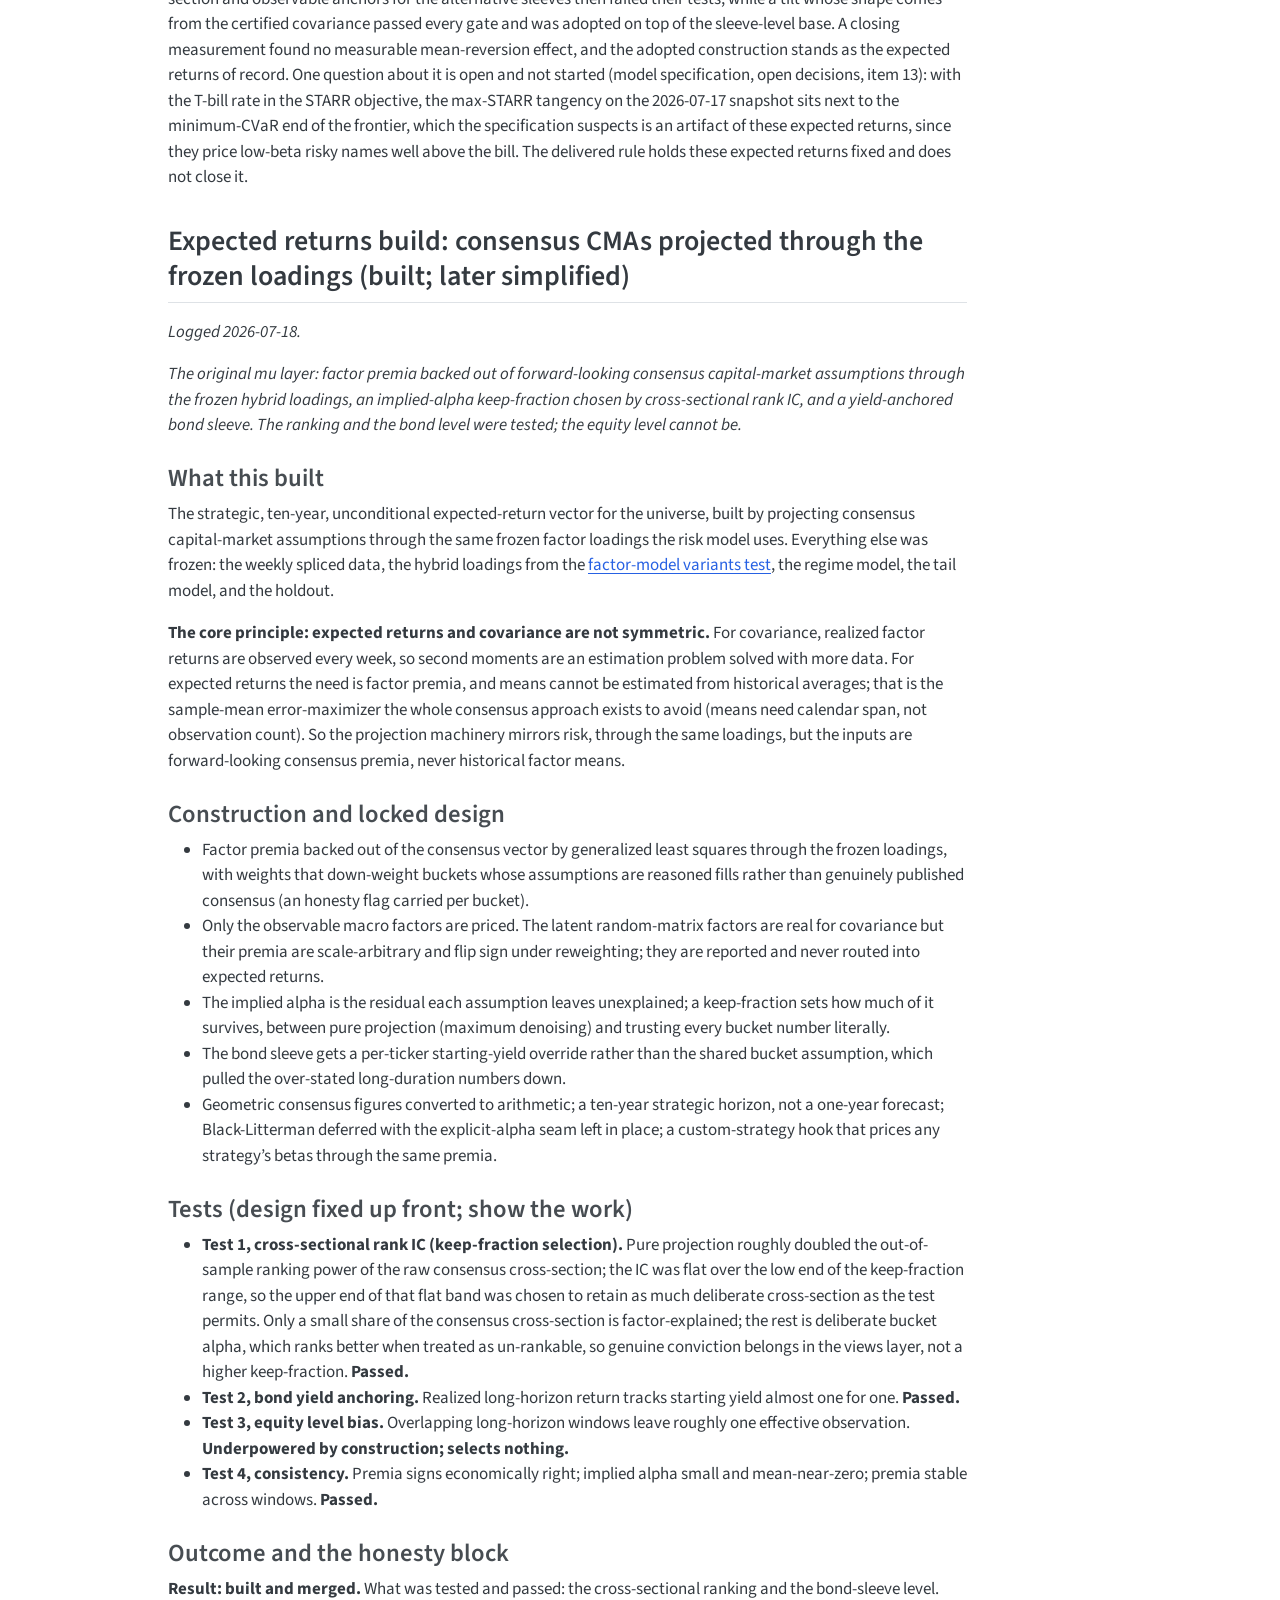
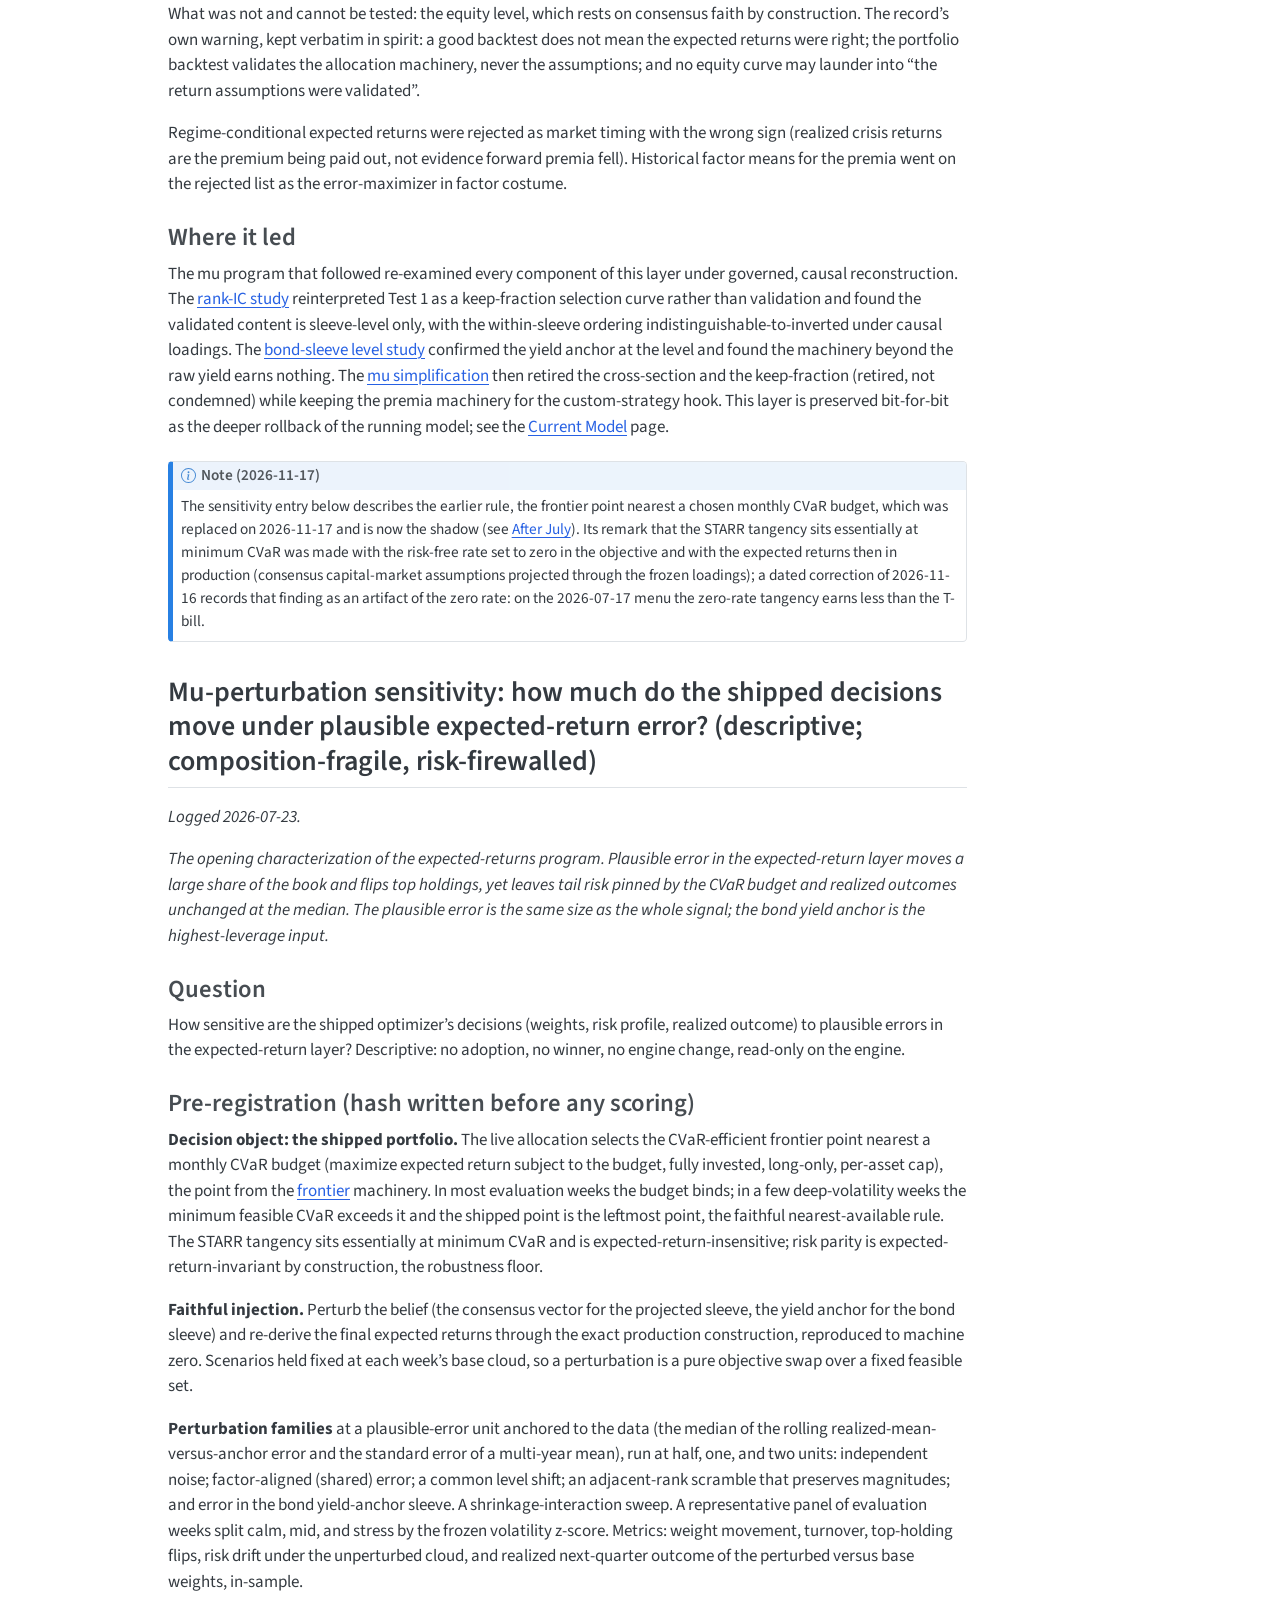
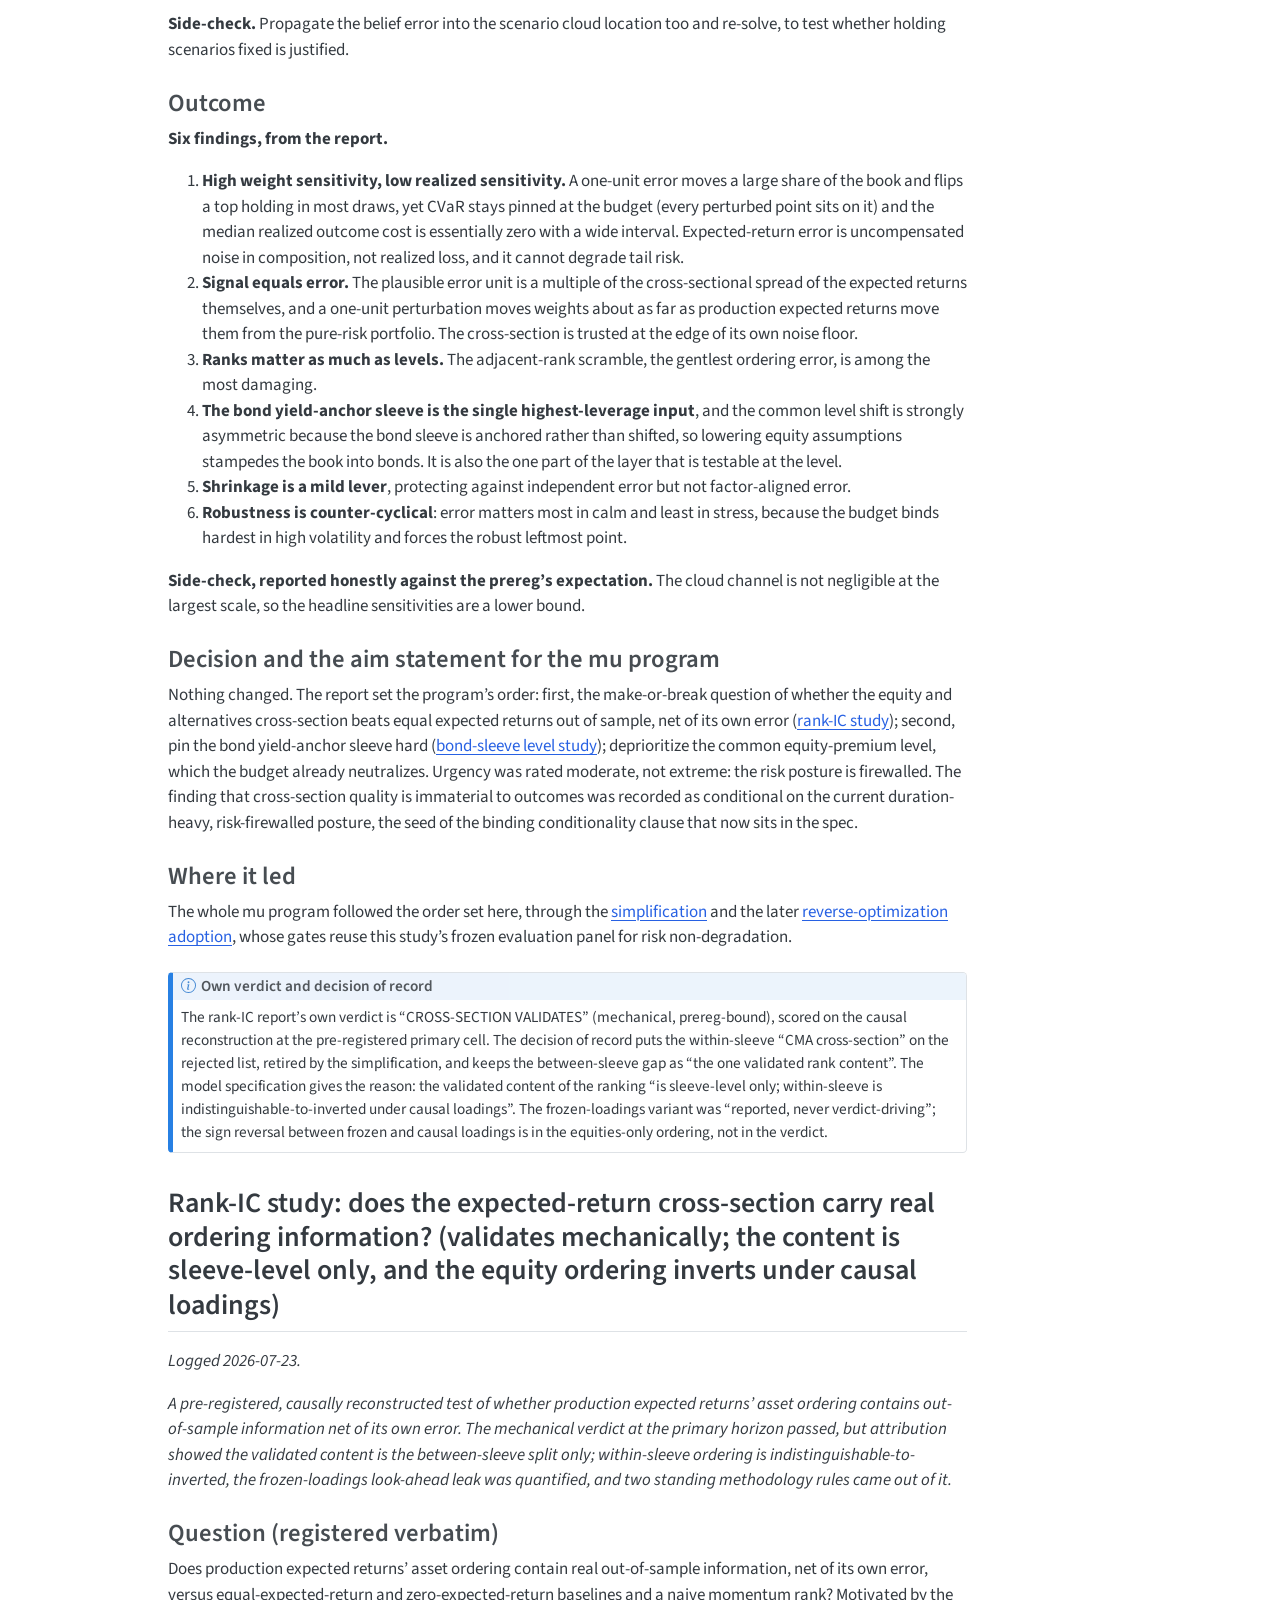
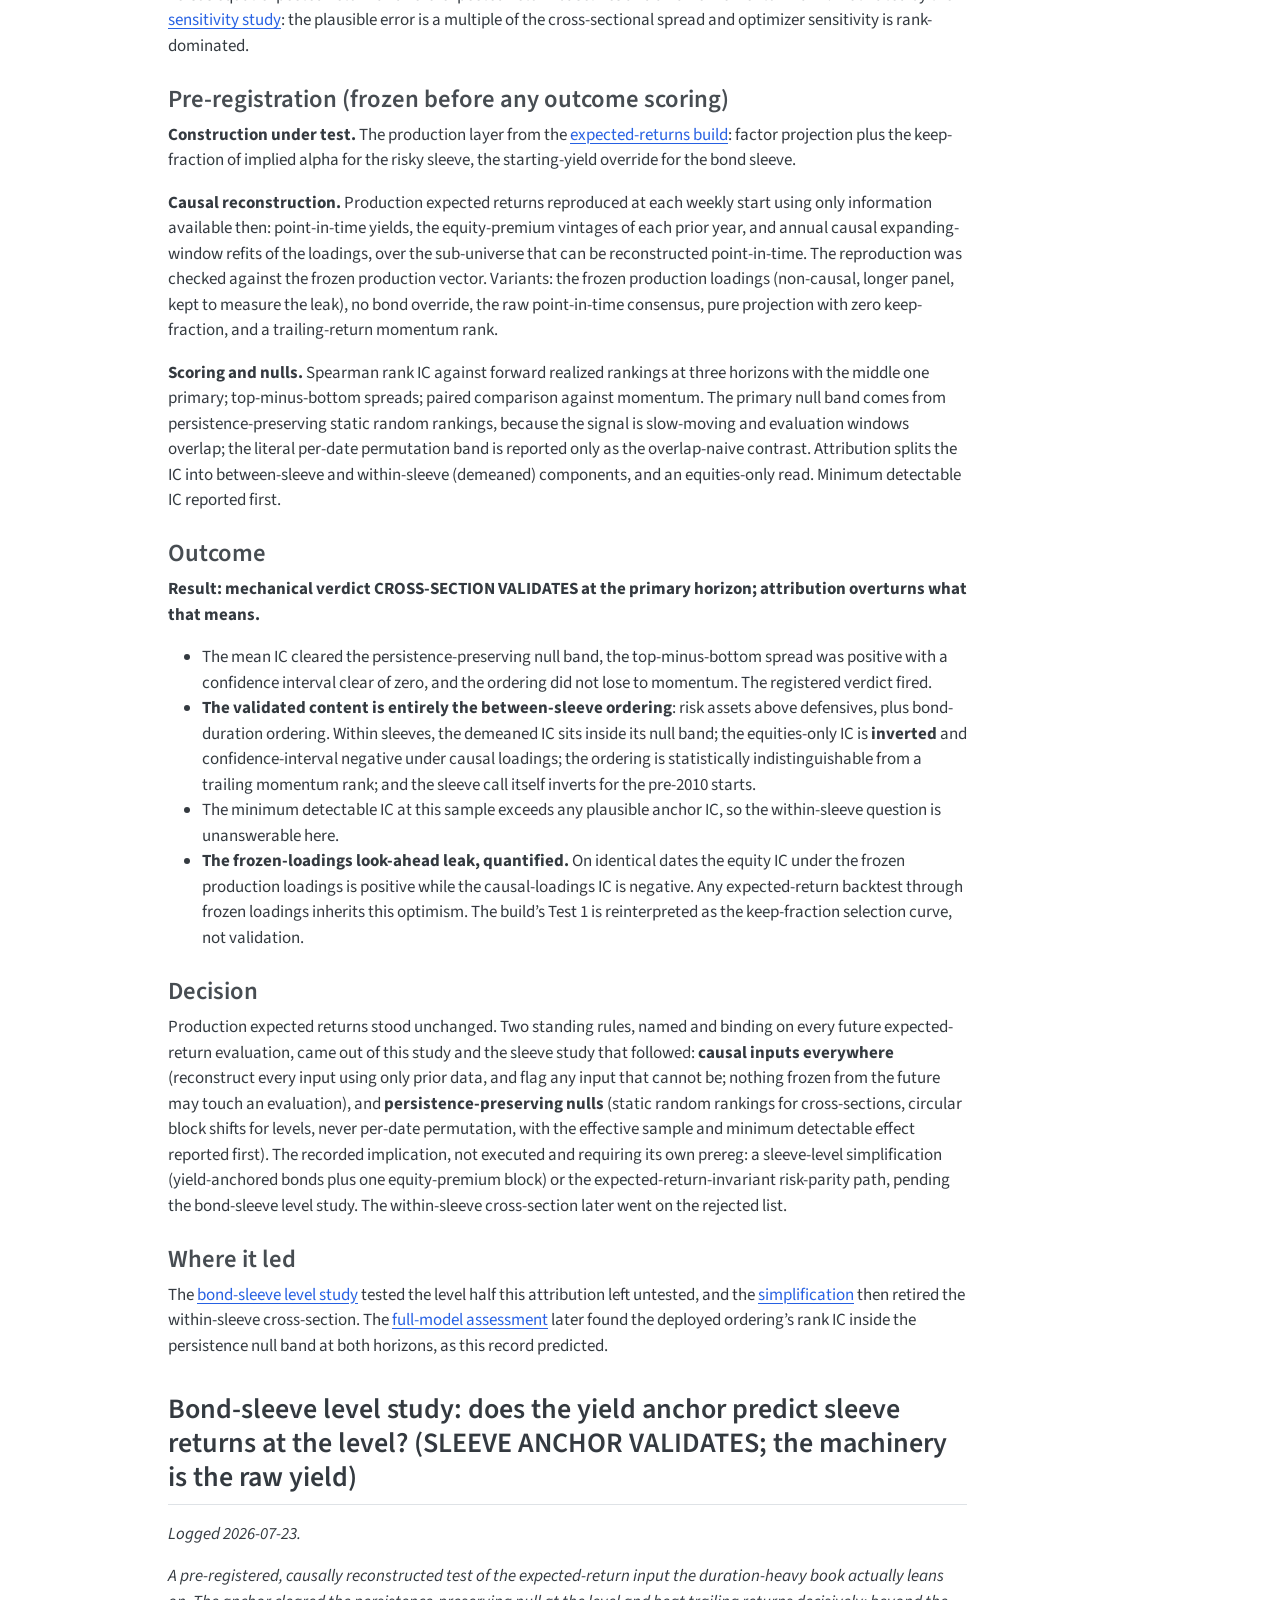
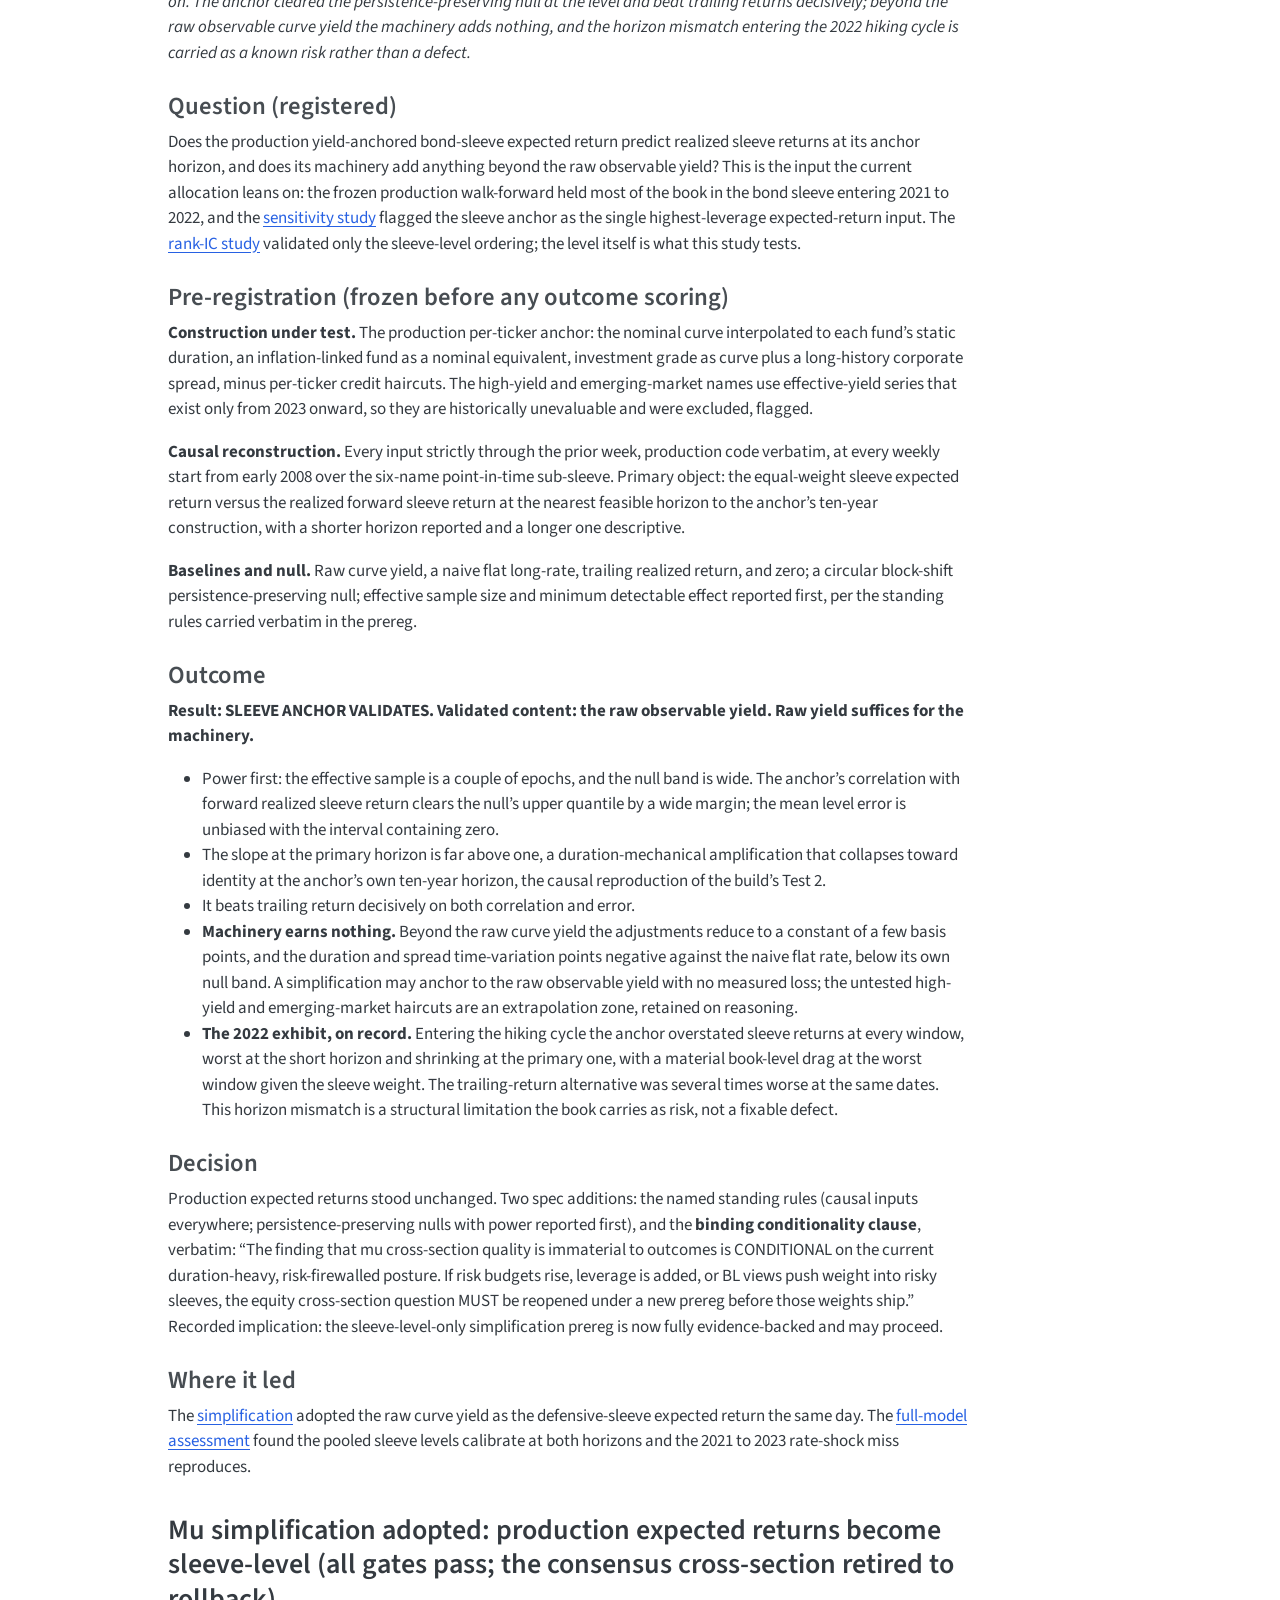
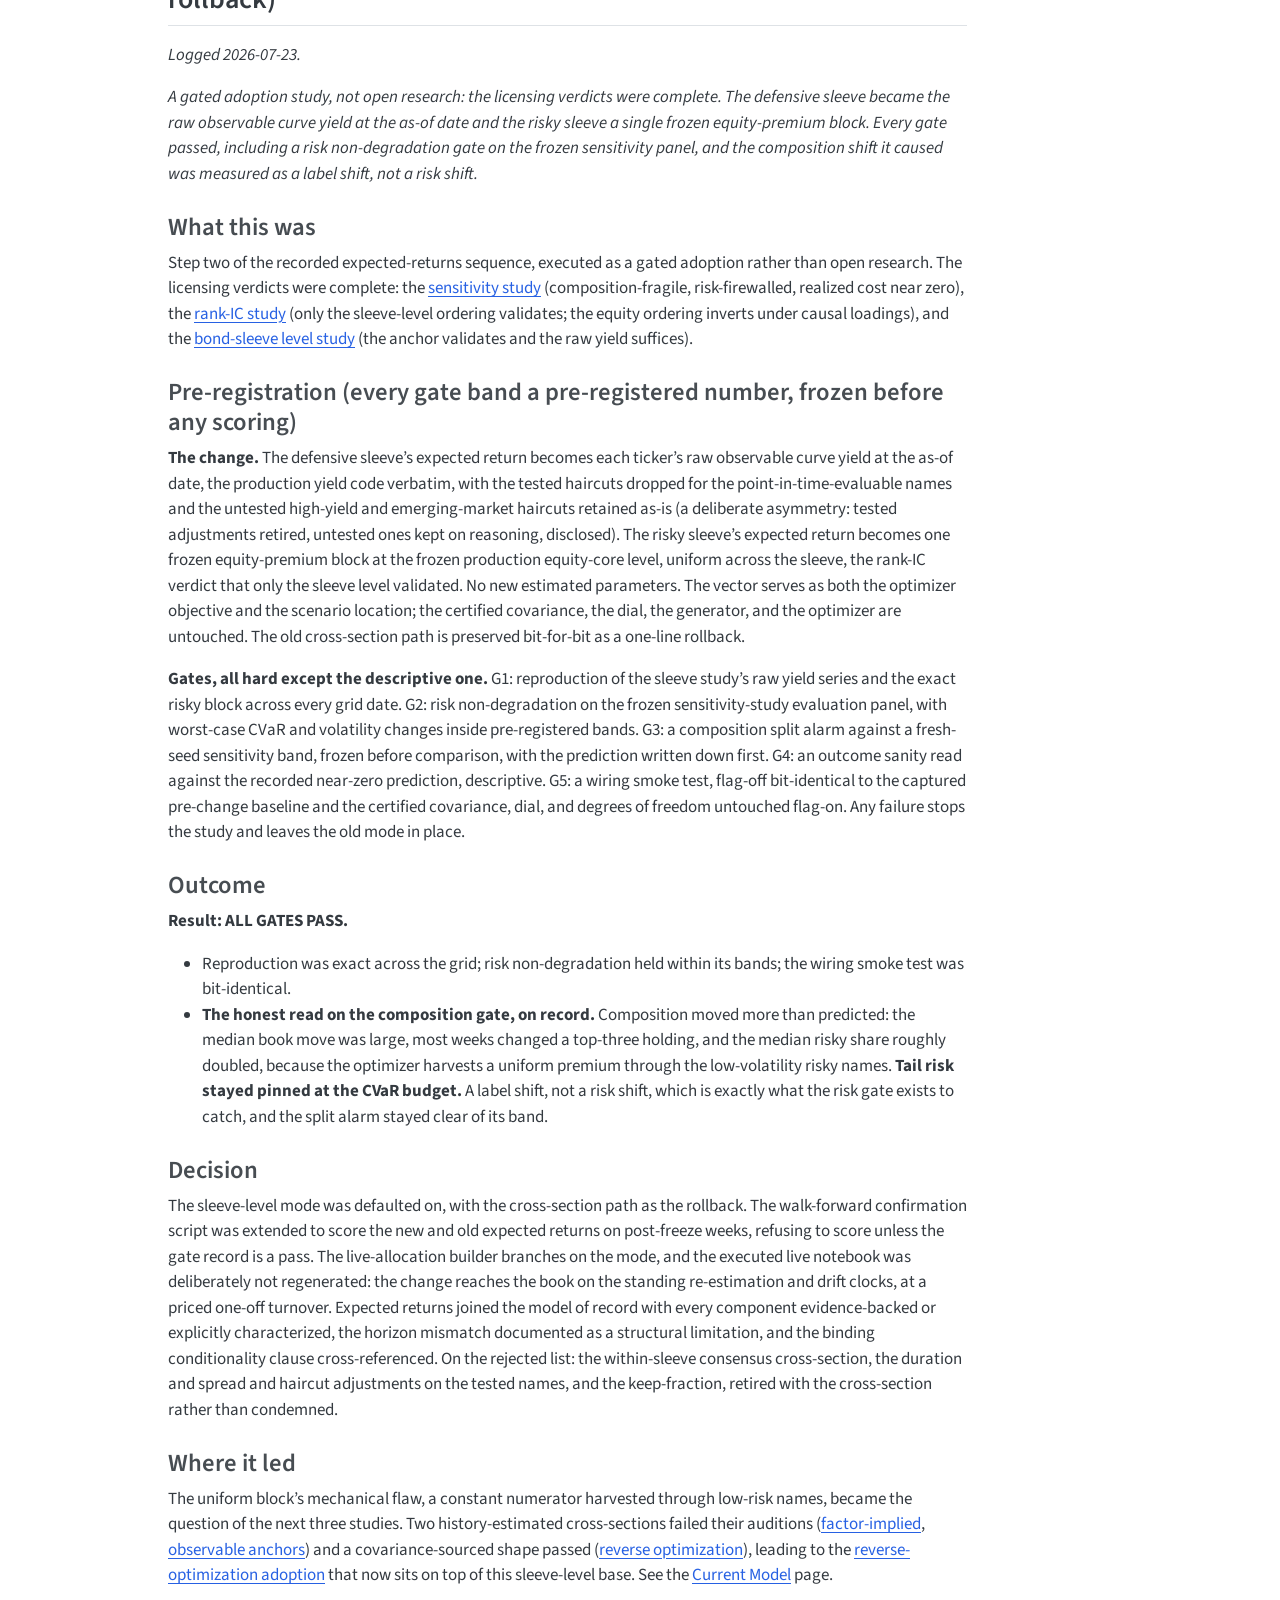
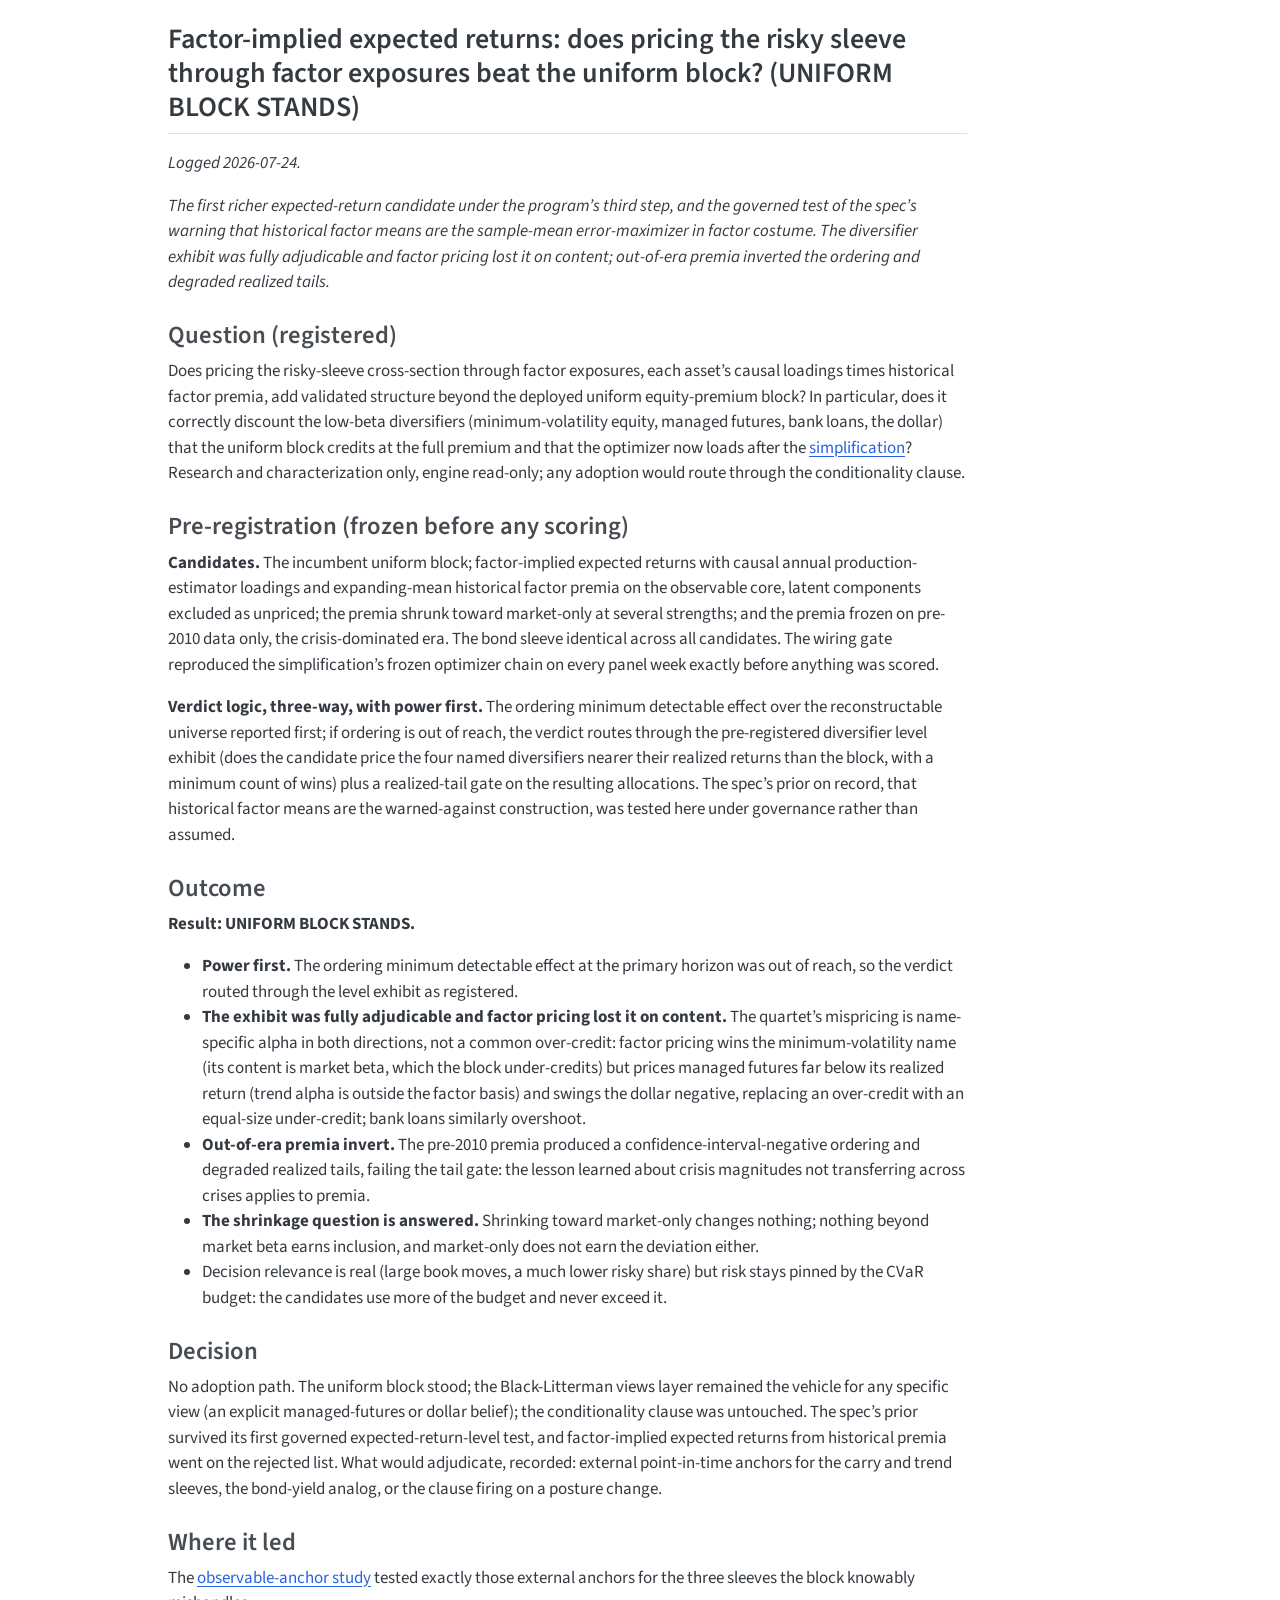
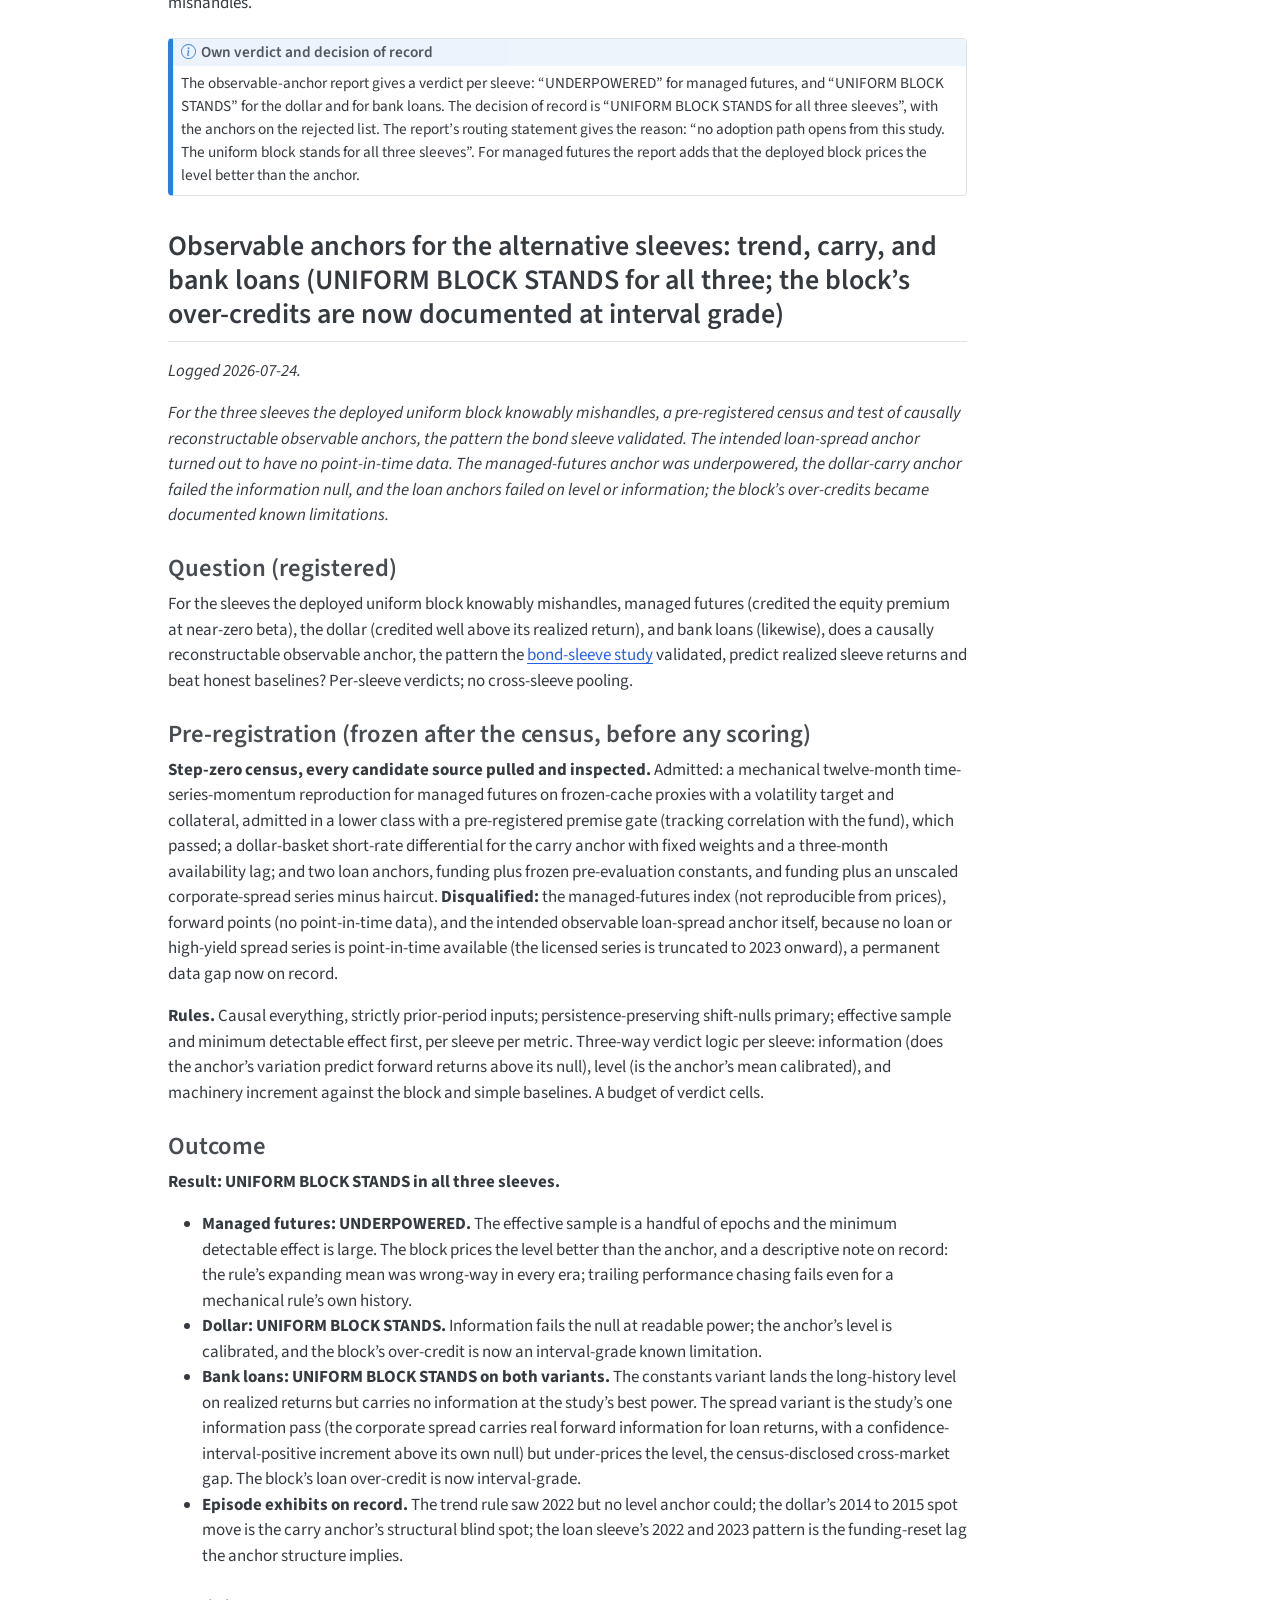
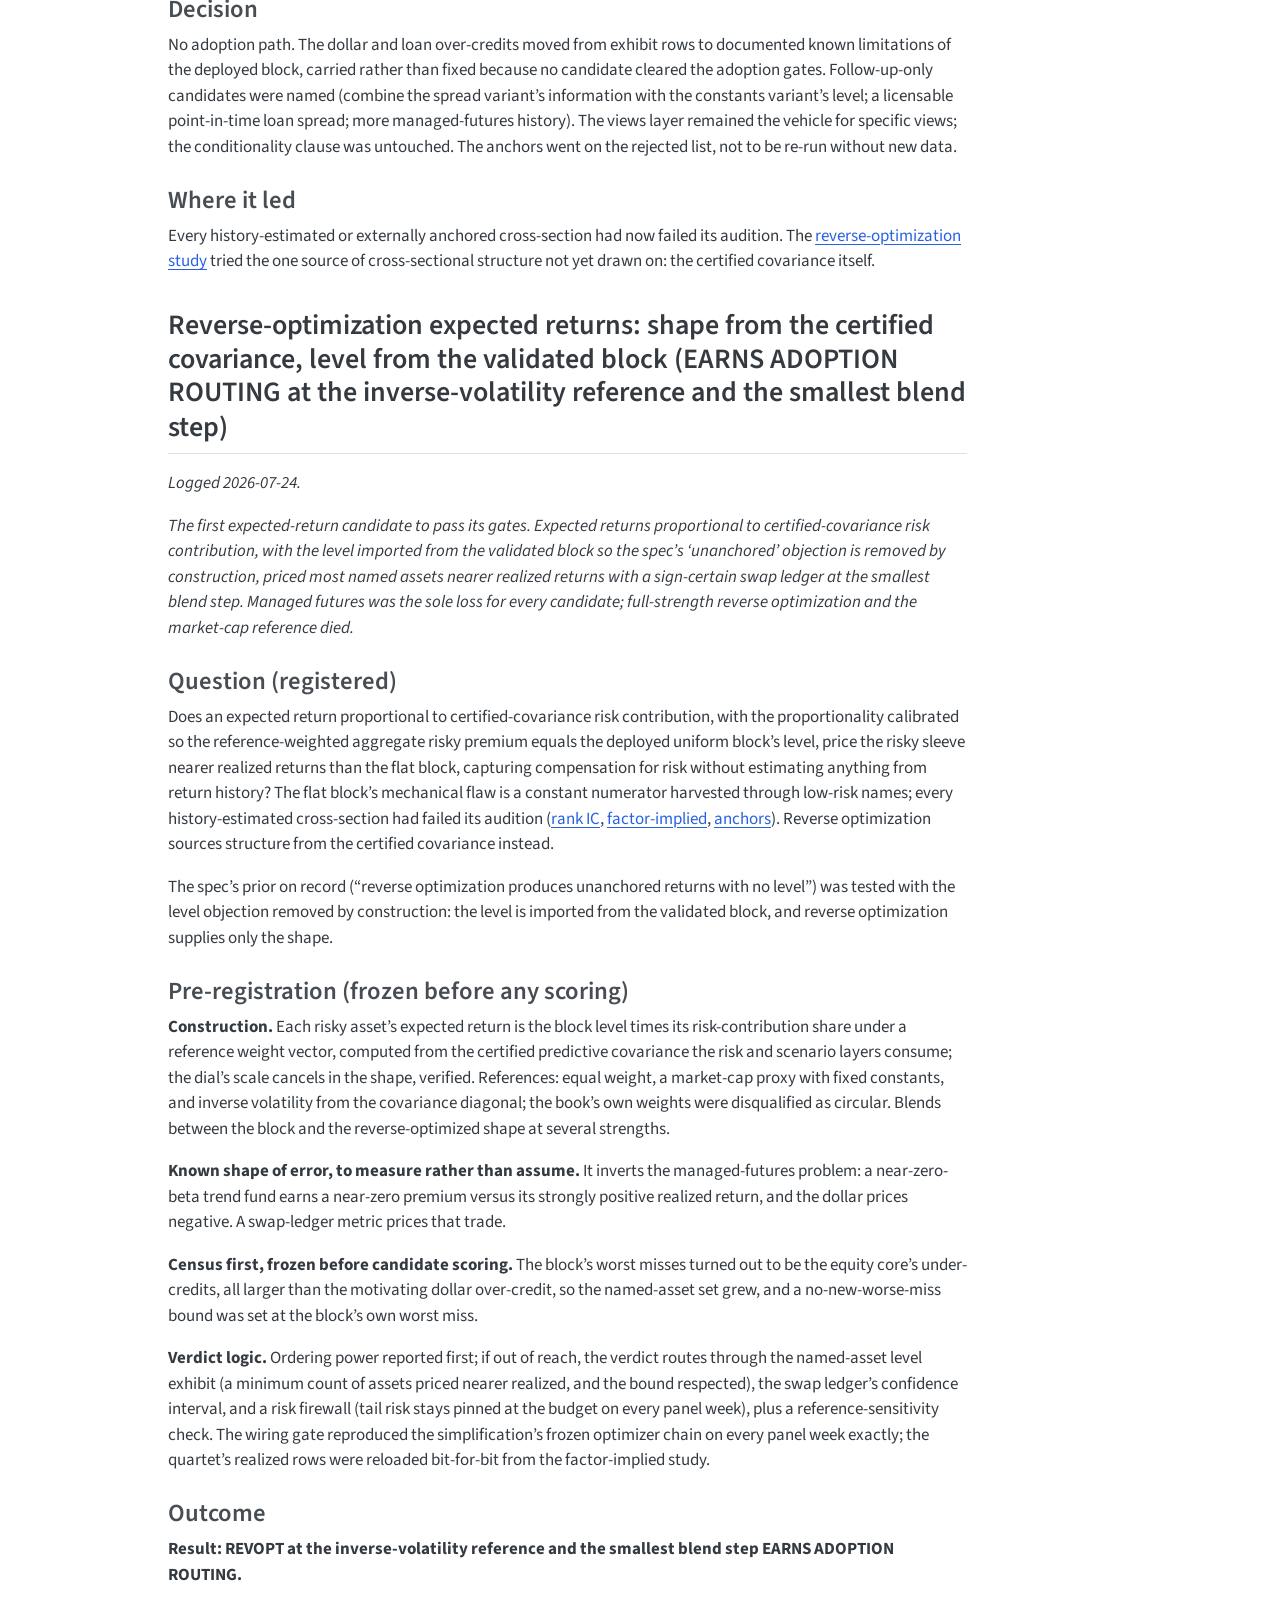
<file: research/expected-returns.html>
<!DOCTYPE html>
<html xmlns="http://www.w3.org/1999/xhtml" lang="en" xml:lang="en"><head>

<meta charset="utf-8">
<meta name="generator" content="quarto-1.10.18">

<meta name="viewport" content="width=device-width, initial-scale=1.0, user-scalable=yes">

<meta name="dcterms.date" content="2026-07-24">
<meta name="description" content="How the model portfolio’s expected returns were built, tested against causally reconstructed evidence, simplified to sleeve level and then given a tilt shaped by the certified covariance.">

<title>Expected returns – Quantitative Research Journal</title>
<style>
/* Default styles provided by pandoc.
** See https://pandoc.org/MANUAL.html#variables-for-html for config info.
*/
span.smallcaps{font-variant: small-caps;}
div.columns{display: flex; gap: 1.5em;}
div.column{flex: auto;}
@media screen {
div.columns{gap: min(4vw, 1.5em);}
div.column{overflow-x: auto;}
}
div.hanging-indent{margin-left: 1.5em; text-indent: -1.5em;}
ul.task-list{list-style: none;}
ul.task-list li input[type="checkbox"] {
  width: 0.8em;
  margin: 0 0.8em 0.2em -1em; /* quarto-specific, see https://github.com/quarto-dev/quarto-cli/issues/4556 */ 
  vertical-align: middle;
}
</style>


<script src="../site_libs/quarto-nav/quarto-nav.js"></script>
<script src="../site_libs/quarto-nav/headroom.min.js"></script>
<script src="../site_libs/clipboard/clipboard.min.js"></script>
<script src="../site_libs/quarto-search/autocomplete.umd.js"></script>
<script src="../site_libs/quarto-search/fuse.min.js"></script>
<script src="../site_libs/quarto-search/quarto-search.js"></script>
<meta name="quarto:offset" content="../">
<script src="../site_libs/quarto-html/quarto.js" type="module"></script>
<script src="../site_libs/quarto-html/tabsets/tabsets.js" type="module"></script>
<script src="../site_libs/quarto-html/popper.min.js"></script>
<script src="../site_libs/quarto-html/tippy.umd.min.js"></script>
<script src="../site_libs/quarto-html/anchor.min.js"></script>
<link href="../site_libs/quarto-html/tippy.css" rel="stylesheet">
<link href="../site_libs/quarto-html/quarto-syntax-highlighting-64a204ab8560d761af7679ceaba22944.css" rel="stylesheet" id="quarto-text-highlighting-styles">
<script src="../site_libs/bootstrap/bootstrap.min.js"></script>
<link href="../site_libs/bootstrap/bootstrap-icons.css" rel="stylesheet">
<link href="../site_libs/bootstrap/bootstrap-172ba59bd5e0b52282274ba0c0cc16fc.min.css" rel="stylesheet" append-hash="true" id="quarto-bootstrap" data-mode="light">
<script id="quarto-search-options" type="application/json">{
  "location": "navbar",
  "copy-button": false,
  "collapse-after": 3,
  "panel-placement": "end",
  "type": "overlay",
  "limit": 50,
  "keyboard-shortcut": [
    "f",
    "/",
    "s"
  ],
  "show-item-context": false,
  "language": {
    "search-no-results-text": "No results",
    "search-matching-documents-text": "matching documents",
    "search-copy-link-title": "Copy link to search",
    "search-hide-matches-text": "Hide additional matches",
    "search-more-match-text": "more match in this document",
    "search-more-matches-text": "more matches in this document",
    "search-clear-button-title": "Clear",
    "search-text-placeholder": "",
    "search-detached-cancel-button-title": "Cancel",
    "search-submit-button-title": "Submit",
    "search-label": "Search"
  }
}</script>


<link rel="stylesheet" href="../_support/styles.css">
</head>

<body class="nav-fixed quarto-light">

<div id="quarto-search-results"></div>
  <header id="quarto-header" class="headroom fixed-top">
    <nav class="navbar navbar-expand-lg " data-bs-theme="dark">
      <div class="navbar-container container-fluid">
      <div class="navbar-brand-container mx-auto">
    <a class="navbar-brand" href="../index.html">
    <span class="navbar-title">Quantitative Research Journal</span>
    </a>
  </div>
            <div id="quarto-search" class="" title="Search"></div>
          <button class="navbar-toggler" type="button" data-bs-toggle="collapse" data-bs-target="#navbarCollapse" aria-controls="navbarCollapse" role="menu" aria-expanded="false" aria-label="Toggle navigation" onclick="if (window.quartoToggleHeadroom) { window.quartoToggleHeadroom(); }">
  <span class="navbar-toggler-icon"></span>
</button>
          <div class="collapse navbar-collapse" id="navbarCollapse">
            <ul class="navbar-nav navbar-nav-scroll me-auto">
  <li class="nav-item">
    <a class="nav-link" href="../index.html"> 
<span class="menu-text">Home</span></a>
  </li>  
  <li class="nav-item">
    <a class="nav-link" href="../library.html"> 
<span class="menu-text">Research and recaps</span></a>
  </li>  
  <li class="nav-item">
    <a class="nav-link" href="../about.html"> 
<span class="menu-text">About</span></a>
  </li>  
</ul>
          </div> <!-- /navcollapse -->
            <div class="quarto-navbar-tools">
</div>
      </div> <!-- /container-fluid -->
    </nav>
</header>
<!-- content -->
<div id="quarto-content" class="quarto-container page-columns page-rows-contents page-layout-article page-navbar">
<!-- sidebar -->
<!-- margin-sidebar -->
    <div id="quarto-margin-sidebar" class="sidebar margin-sidebar">
        <nav id="TOC" role="doc-toc" class="toc-active">
    <h2 id="toc-title">On this page</h2>
   
  <ul>
  <li><a href="#e-2026-07-18-03" id="toc-e-2026-07-18-03" class="nav-link active" data-scroll-target="#e-2026-07-18-03">Expected returns build: consensus CMAs projected through the frozen loadings (built; later simplified)</a>
  <ul class="collapse">
  <li><a href="#what-this-built" id="toc-what-this-built" class="nav-link" data-scroll-target="#what-this-built">What this built</a></li>
  <li><a href="#construction-and-locked-design" id="toc-construction-and-locked-design" class="nav-link" data-scroll-target="#construction-and-locked-design">Construction and locked design</a></li>
  <li><a href="#tests-design-fixed-up-front-show-the-work" id="toc-tests-design-fixed-up-front-show-the-work" class="nav-link" data-scroll-target="#tests-design-fixed-up-front-show-the-work">Tests (design fixed up front; show the work)</a></li>
  <li><a href="#outcome-and-the-honesty-block" id="toc-outcome-and-the-honesty-block" class="nav-link" data-scroll-target="#outcome-and-the-honesty-block">Outcome and the honesty block</a></li>
  <li><a href="#where-it-led" id="toc-where-it-led" class="nav-link" data-scroll-target="#where-it-led">Where it led</a></li>
  </ul></li>
  <li><a href="#e-2026-07-23-01" id="toc-e-2026-07-23-01" class="nav-link" data-scroll-target="#e-2026-07-23-01">Mu-perturbation sensitivity: how much do the shipped decisions move under plausible expected-return error? (descriptive; composition-fragile, risk-firewalled)</a>
  <ul class="collapse">
  <li><a href="#question" id="toc-question" class="nav-link" data-scroll-target="#question">Question</a></li>
  <li><a href="#pre-registration-hash-written-before-any-scoring" id="toc-pre-registration-hash-written-before-any-scoring" class="nav-link" data-scroll-target="#pre-registration-hash-written-before-any-scoring">Pre-registration (hash written before any scoring)</a></li>
  <li><a href="#outcome" id="toc-outcome" class="nav-link" data-scroll-target="#outcome">Outcome</a></li>
  <li><a href="#decision-and-the-aim-statement-for-the-mu-program" id="toc-decision-and-the-aim-statement-for-the-mu-program" class="nav-link" data-scroll-target="#decision-and-the-aim-statement-for-the-mu-program">Decision and the aim statement for the mu program</a></li>
  <li><a href="#where-it-led-1" id="toc-where-it-led-1" class="nav-link" data-scroll-target="#where-it-led-1">Where it led</a></li>
  </ul></li>
  <li><a href="#e-2026-07-23-02" id="toc-e-2026-07-23-02" class="nav-link" data-scroll-target="#e-2026-07-23-02">Rank-IC study: does the expected-return cross-section carry real ordering information? (validates mechanically; the content is sleeve-level only, and the equity ordering inverts under causal loadings)</a>
  <ul class="collapse">
  <li><a href="#question-registered-verbatim" id="toc-question-registered-verbatim" class="nav-link" data-scroll-target="#question-registered-verbatim">Question (registered verbatim)</a></li>
  <li><a href="#pre-registration-frozen-before-any-outcome-scoring" id="toc-pre-registration-frozen-before-any-outcome-scoring" class="nav-link" data-scroll-target="#pre-registration-frozen-before-any-outcome-scoring">Pre-registration (frozen before any outcome scoring)</a></li>
  <li><a href="#outcome-1" id="toc-outcome-1" class="nav-link" data-scroll-target="#outcome-1">Outcome</a></li>
  <li><a href="#decision" id="toc-decision" class="nav-link" data-scroll-target="#decision">Decision</a></li>
  <li><a href="#where-it-led-2" id="toc-where-it-led-2" class="nav-link" data-scroll-target="#where-it-led-2">Where it led</a></li>
  </ul></li>
  <li><a href="#e-2026-07-23-03" id="toc-e-2026-07-23-03" class="nav-link" data-scroll-target="#e-2026-07-23-03">Bond-sleeve level study: does the yield anchor predict sleeve returns at the level? (SLEEVE ANCHOR VALIDATES; the machinery is the raw yield)</a>
  <ul class="collapse">
  <li><a href="#question-registered" id="toc-question-registered" class="nav-link" data-scroll-target="#question-registered">Question (registered)</a></li>
  <li><a href="#pre-registration-frozen-before-any-outcome-scoring-1" id="toc-pre-registration-frozen-before-any-outcome-scoring-1" class="nav-link" data-scroll-target="#pre-registration-frozen-before-any-outcome-scoring-1">Pre-registration (frozen before any outcome scoring)</a></li>
  <li><a href="#outcome-2" id="toc-outcome-2" class="nav-link" data-scroll-target="#outcome-2">Outcome</a></li>
  <li><a href="#decision-1" id="toc-decision-1" class="nav-link" data-scroll-target="#decision-1">Decision</a></li>
  <li><a href="#where-it-led-3" id="toc-where-it-led-3" class="nav-link" data-scroll-target="#where-it-led-3">Where it led</a></li>
  </ul></li>
  <li><a href="#e-2026-07-23-04" id="toc-e-2026-07-23-04" class="nav-link" data-scroll-target="#e-2026-07-23-04">Mu simplification adopted: production expected returns become sleeve-level (all gates pass; the consensus cross-section retired to rollback)</a>
  <ul class="collapse">
  <li><a href="#what-this-was" id="toc-what-this-was" class="nav-link" data-scroll-target="#what-this-was">What this was</a></li>
  <li><a href="#pre-registration-every-gate-band-a-pre-registered-number-frozen-before-any-scoring" id="toc-pre-registration-every-gate-band-a-pre-registered-number-frozen-before-any-scoring" class="nav-link" data-scroll-target="#pre-registration-every-gate-band-a-pre-registered-number-frozen-before-any-scoring">Pre-registration (every gate band a pre-registered number, frozen before any scoring)</a></li>
  <li><a href="#outcome-3" id="toc-outcome-3" class="nav-link" data-scroll-target="#outcome-3">Outcome</a></li>
  <li><a href="#decision-2" id="toc-decision-2" class="nav-link" data-scroll-target="#decision-2">Decision</a></li>
  <li><a href="#where-it-led-4" id="toc-where-it-led-4" class="nav-link" data-scroll-target="#where-it-led-4">Where it led</a></li>
  </ul></li>
  <li><a href="#e-2026-07-24-01" id="toc-e-2026-07-24-01" class="nav-link" data-scroll-target="#e-2026-07-24-01">Factor-implied expected returns: does pricing the risky sleeve through factor exposures beat the uniform block? (UNIFORM BLOCK STANDS)</a>
  <ul class="collapse">
  <li><a href="#question-registered-1" id="toc-question-registered-1" class="nav-link" data-scroll-target="#question-registered-1">Question (registered)</a></li>
  <li><a href="#pre-registration-frozen-before-any-scoring" id="toc-pre-registration-frozen-before-any-scoring" class="nav-link" data-scroll-target="#pre-registration-frozen-before-any-scoring">Pre-registration (frozen before any scoring)</a></li>
  <li><a href="#outcome-4" id="toc-outcome-4" class="nav-link" data-scroll-target="#outcome-4">Outcome</a></li>
  <li><a href="#decision-3" id="toc-decision-3" class="nav-link" data-scroll-target="#decision-3">Decision</a></li>
  <li><a href="#where-it-led-5" id="toc-where-it-led-5" class="nav-link" data-scroll-target="#where-it-led-5">Where it led</a></li>
  </ul></li>
  <li><a href="#e-2026-07-24-02" id="toc-e-2026-07-24-02" class="nav-link" data-scroll-target="#e-2026-07-24-02">Observable anchors for the alternative sleeves: trend, carry, and bank loans (UNIFORM BLOCK STANDS for all three; the block’s over-credits are now documented at interval grade)</a>
  <ul class="collapse">
  <li><a href="#question-registered-2" id="toc-question-registered-2" class="nav-link" data-scroll-target="#question-registered-2">Question (registered)</a></li>
  <li><a href="#pre-registration-frozen-after-the-census-before-any-scoring" id="toc-pre-registration-frozen-after-the-census-before-any-scoring" class="nav-link" data-scroll-target="#pre-registration-frozen-after-the-census-before-any-scoring">Pre-registration (frozen after the census, before any scoring)</a></li>
  <li><a href="#outcome-5" id="toc-outcome-5" class="nav-link" data-scroll-target="#outcome-5">Outcome</a></li>
  <li><a href="#decision-4" id="toc-decision-4" class="nav-link" data-scroll-target="#decision-4">Decision</a></li>
  <li><a href="#where-it-led-6" id="toc-where-it-led-6" class="nav-link" data-scroll-target="#where-it-led-6">Where it led</a></li>
  </ul></li>
  <li><a href="#e-2026-07-24-03" id="toc-e-2026-07-24-03" class="nav-link" data-scroll-target="#e-2026-07-24-03">Reverse-optimization expected returns: shape from the certified covariance, level from the validated block (EARNS ADOPTION ROUTING at the inverse-volatility reference and the smallest blend step)</a>
  <ul class="collapse">
  <li><a href="#question-registered-3" id="toc-question-registered-3" class="nav-link" data-scroll-target="#question-registered-3">Question (registered)</a></li>
  <li><a href="#pre-registration-frozen-before-any-scoring-1" id="toc-pre-registration-frozen-before-any-scoring-1" class="nav-link" data-scroll-target="#pre-registration-frozen-before-any-scoring-1">Pre-registration (frozen before any scoring)</a></li>
  <li><a href="#outcome-6" id="toc-outcome-6" class="nav-link" data-scroll-target="#outcome-6">Outcome</a></li>
  <li><a href="#decision-5" id="toc-decision-5" class="nav-link" data-scroll-target="#decision-5">Decision</a></li>
  <li><a href="#where-it-led-7" id="toc-where-it-led-7" class="nav-link" data-scroll-target="#where-it-led-7">Where it led</a></li>
  </ul></li>
  <li><a href="#e-2026-07-24-04" id="toc-e-2026-07-24-04" class="nav-link" data-scroll-target="#e-2026-07-24-04">Reverse-optimization adoption executed: production expected returns become sleeve-level plus a covariance-sourced tilt (all gates pass; the conditionality clause executed, not bypassed)</a>
  <ul class="collapse">
  <li><a href="#what-this-was-1" id="toc-what-this-was-1" class="nav-link" data-scroll-target="#what-this-was-1">What this was</a></li>
  <li><a href="#pre-registration-frozen-with-every-gate-band-a-study-record-number" id="toc-pre-registration-frozen-with-every-gate-band-a-study-record-number" class="nav-link" data-scroll-target="#pre-registration-frozen-with-every-gate-band-a-study-record-number">Pre-registration (frozen with every gate band a study-record number)</a></li>
  <li><a href="#outcome-7" id="toc-outcome-7" class="nav-link" data-scroll-target="#outcome-7">Outcome</a></li>
  <li><a href="#decision-6" id="toc-decision-6" class="nav-link" data-scroll-target="#decision-6">Decision</a></li>
  <li><a href="#where-it-led-8" id="toc-where-it-led-8" class="nav-link" data-scroll-target="#where-it-led-8">Where it led</a></li>
  </ul></li>
  <li><a href="#e-2026-07-24-05" id="toc-e-2026-07-24-05" class="nav-link" data-scroll-target="#e-2026-07-24-05">Mean-reversion effect size: do price-displacement signals predict deviations from the deployed expected returns? (NO MEASURABLE EFFECT in all three sleeves; the null stands)</a>
  <ul class="collapse">
  <li><a href="#question-registered-4" id="toc-question-registered-4" class="nav-link" data-scroll-target="#question-registered-4">Question (registered)</a></li>
  <li><a href="#pre-registration-frozen-before-any-scoring-2" id="toc-pre-registration-frozen-before-any-scoring-2" class="nav-link" data-scroll-target="#pre-registration-frozen-before-any-scoring-2">Pre-registration (frozen before any scoring)</a></li>
  <li><a href="#outcome-8" id="toc-outcome-8" class="nav-link" data-scroll-target="#outcome-8">Outcome</a></li>
  <li><a href="#decision-7" id="toc-decision-7" class="nav-link" data-scroll-target="#decision-7">Decision</a></li>
  <li><a href="#where-it-led-9" id="toc-where-it-led-9" class="nav-link" data-scroll-target="#where-it-led-9">Where it led</a></li>
  </ul></li>
  </ul>
</nav>
    </div>
<!-- main -->
<main class="content" id="quarto-document-content">
<div class="site-disclaimer" role="note">
<p>This site documents a personal research project. Nothing here is investment advice or a recommendation to buy or sell any security. The portfolio shown is a model portfolio; no real money is invested. Backtested and projected figures are hypothetical and do not predict future results.</p>
</div>

<header id="title-block-header" class="quarto-title-block default">
<div class="quarto-title">
<h1 class="title">Expected returns</h1>
</div>

<div>
  <div class="description">
    How the model portfolio’s expected returns were built, tested against causally reconstructed evidence, simplified to sleeve level and then given a tilt shaped by the certified covariance.
  </div>
</div>


<div class="quarto-title-meta">

    
    <div>
    <div class="quarto-title-meta-heading">Published</div>
    <div class="quarto-title-meta-contents">
      <p class="date">July 24, 2026</p>
    </div>
  </div>
  
    
  </div>
  


</header>


<table class="caption-top table">
<thead>
<tr class="header">
<th>Study</th>
<th>Date</th>
<th>Status</th>
<th>Reason (from its record)</th>
</tr>
</thead>
<tbody>
<tr class="odd">
<td><a href="../research/expected-returns.html#e-2026-07-18-03">Expected returns build</a></td>
<td>2026-07-18</td>
<td>adopted</td>
<td>“BUILT”, later “SIMPLIFIED TO SLEEVE-LEVEL” (model specification, expected-returns status line)</td>
</tr>
<tr class="even">
<td><a href="../research/expected-returns.html#e-2026-07-23-01">Expected-return sensitivity</a></td>
<td>2026-07-23</td>
<td>adopted</td>
<td>“real in weights, firewalled in risk” (sensitivity study report); descriptive, with no decision of its own; its finding is listed first in the evidence chain of the expected returns of record (model specification)</td>
</tr>
<tr class="odd">
<td><a href="../research/expected-returns.html#e-2026-07-23-02">Rank-IC study</a></td>
<td>2026-07-23</td>
<td>rejected</td>
<td>Own verdict “CROSS-SECTION VALIDATES”, mechanical (rank-IC study report). Decision of record: the within-sleeve cross-section is rejected, retired by the simplification, because the validated content “is sleeve-level only”; the between-sleeve gap is kept (model specification)</td>
</tr>
<tr class="even">
<td><a href="../research/expected-returns.html#e-2026-07-23-03">Bond-sleeve level study</a></td>
<td>2026-07-23</td>
<td>adopted</td>
<td>“SLEEVE ANCHOR VALIDATES” (bond-sleeve level study report); the raw yield it validated became the defensive-sleeve expected return in the simplification (changelog)</td>
</tr>
<tr class="odd">
<td><a href="../research/expected-returns.html#e-2026-07-23-04">Sleeve-level simplification</a></td>
<td>2026-07-23</td>
<td>adopted</td>
<td>“ALL GATES PASS” (simplification report)</td>
</tr>
<tr class="even">
<td><a href="../research/expected-returns.html#e-2026-07-24-01">Factor-implied expected returns</a></td>
<td>2026-07-24</td>
<td>rejected</td>
<td>“UNIFORM BLOCK STANDS” (factor-implied study report)</td>
</tr>
<tr class="odd">
<td><a href="../research/expected-returns.html#e-2026-07-24-02">Observable anchors for the alternative sleeves</a></td>
<td>2026-07-24</td>
<td>rejected</td>
<td>Own verdicts “UNDERPOWERED” for managed futures and “UNIFORM BLOCK STANDS” for the dollar and bank loans (observable-anchor study report). Decision of record: “UNIFORM BLOCK STANDS for all three sleeves” (model specification, rejected list), because “no adoption path opens from this study” (observable-anchor study report)</td>
</tr>
<tr class="even">
<td><a href="../research/expected-returns.html#e-2026-07-24-03">Reverse-optimization expected returns</a></td>
<td>2026-07-24</td>
<td>adopted</td>
<td>“EARNS ADOPTION ROUTING” (reverse-optimization study report); the routed blend was adopted by the adoption study (reverse-optimization adoption report)</td>
</tr>
<tr class="odd">
<td><a href="../research/expected-returns.html#e-2026-07-24-04">Reverse-optimization adoption</a></td>
<td>2026-07-24</td>
<td>adopted</td>
<td>“ALL GATES PASS” (reverse-optimization adoption report)</td>
</tr>
<tr class="even">
<td><a href="../research/expected-returns.html#e-2026-07-24-05">Mean-reversion effect size</a></td>
<td>2026-07-24</td>
<td>rejected</td>
<td>“NO MEASURABLE EFFECT” in all three sleeves (mean-reversion study report); the signal family is on the rejected list (model specification)</td>
</tr>
</tbody>
</table>
<p>This program asked what the model portfolio’s expected returns should be built from, and how much of their structure holds up under causal, pre-registered tests. The original layer projected consensus capital-market assumptions through the frozen factor loadings; the studies that followed found that what validated was the bond yields and the ordering of risk assets above defensives (an ordering the records call epoch-dependent), so the within-sleeve cross-section was retired and the expected returns became sleeve-level. A factor-implied cross-section and observable anchors for the alternative sleeves then failed their tests, while a tilt whose shape comes from the certified covariance passed every gate and was adopted on top of the sleeve-level base. A closing measurement found no measurable mean-reversion effect, and the adopted construction stands as the expected returns of record. One question about it is open and not started (model specification, open decisions, item 13): with the T-bill rate in the STARR objective, the max-STARR tangency on the 2026-07-17 snapshot sits next to the minimum-CVaR end of the frontier, which the specification suspects is an artifact of these expected returns, since they price low-beta risky names well above the bill. The delivered rule holds these expected returns fixed and does not close it.</p>
<section id="e-2026-07-18-03" class="level2">
<h2 class="anchored" data-anchor-id="e-2026-07-18-03">Expected returns build: consensus CMAs projected through the frozen loadings (built; later simplified)</h2>
<p><em>Logged 2026-07-18.</em></p>
<p><em>The original mu layer: factor premia backed out of forward-looking consensus capital-market assumptions through the frozen hybrid loadings, an implied-alpha keep-fraction chosen by cross-sectional rank IC, and a yield-anchored bond sleeve. The ranking and the bond level were tested; the equity level cannot be.</em></p>
<section id="what-this-built" class="level3">
<h3 class="anchored" data-anchor-id="what-this-built">What this built</h3>
<p>The strategic, ten-year, unconditional expected-return vector for the universe, built by projecting consensus capital-market assumptions through the same frozen factor loadings the risk model uses. Everything else was frozen: the weekly spliced data, the hybrid loadings from the <a href="../research/foundation-covariance.html#e-2026-07-18-02">factor-model variants test</a>, the regime model, the tail model, and the holdout.</p>
<p><strong>The core principle: expected returns and covariance are not symmetric.</strong> For covariance, realized factor returns are observed every week, so second moments are an estimation problem solved with more data. For expected returns the need is factor premia, and means cannot be estimated from historical averages; that is the sample-mean error-maximizer the whole consensus approach exists to avoid (means need calendar span, not observation count). So the projection machinery mirrors risk, through the same loadings, but the inputs are forward-looking consensus premia, never historical factor means.</p>
</section>
<section id="construction-and-locked-design" class="level3">
<h3 class="anchored" data-anchor-id="construction-and-locked-design">Construction and locked design</h3>
<ul>
<li>Factor premia backed out of the consensus vector by generalized least squares through the frozen loadings, with weights that down-weight buckets whose assumptions are reasoned fills rather than genuinely published consensus (an honesty flag carried per bucket).</li>
<li>Only the observable macro factors are priced. The latent random-matrix factors are real for covariance but their premia are scale-arbitrary and flip sign under reweighting; they are reported and never routed into expected returns.</li>
<li>The implied alpha is the residual each assumption leaves unexplained; a keep-fraction sets how much of it survives, between pure projection (maximum denoising) and trusting every bucket number literally.</li>
<li>The bond sleeve gets a per-ticker starting-yield override rather than the shared bucket assumption, which pulled the over-stated long-duration numbers down.</li>
<li>Geometric consensus figures converted to arithmetic; a ten-year strategic horizon, not a one-year forecast; Black-Litterman deferred with the explicit-alpha seam left in place; a custom-strategy hook that prices any strategy’s betas through the same premia.</li>
</ul>
</section>
<section id="tests-design-fixed-up-front-show-the-work" class="level3">
<h3 class="anchored" data-anchor-id="tests-design-fixed-up-front-show-the-work">Tests (design fixed up front; show the work)</h3>
<ul>
<li><strong>Test 1, cross-sectional rank IC (keep-fraction selection).</strong> Pure projection roughly doubled the out-of-sample ranking power of the raw consensus cross-section; the IC was flat over the low end of the keep-fraction range, so the upper end of that flat band was chosen to retain as much deliberate cross-section as the test permits. Only a small share of the consensus cross-section is factor-explained; the rest is deliberate bucket alpha, which ranks better when treated as un-rankable, so genuine conviction belongs in the views layer, not a higher keep-fraction. <strong>Passed.</strong></li>
<li><strong>Test 2, bond yield anchoring.</strong> Realized long-horizon return tracks starting yield almost one for one. <strong>Passed.</strong></li>
<li><strong>Test 3, equity level bias.</strong> Overlapping long-horizon windows leave roughly one effective observation. <strong>Underpowered by construction; selects nothing.</strong></li>
<li><strong>Test 4, consistency.</strong> Premia signs economically right; implied alpha small and mean-near-zero; premia stable across windows. <strong>Passed.</strong></li>
</ul>
</section>
<section id="outcome-and-the-honesty-block" class="level3">
<h3 class="anchored" data-anchor-id="outcome-and-the-honesty-block">Outcome and the honesty block</h3>
<p><strong>Result: built and merged.</strong> What was tested and passed: the cross-sectional ranking and the bond-sleeve level. What was not and cannot be tested: the equity level, which rests on consensus faith by construction. The record’s own warning, kept verbatim in spirit: a good backtest does not mean the expected returns were right; the portfolio backtest validates the allocation machinery, never the assumptions; and no equity curve may launder into “the return assumptions were validated”.</p>
<p>Regime-conditional expected returns were rejected as market timing with the wrong sign (realized crisis returns are the premium being paid out, not evidence forward premia fell). Historical factor means for the premia went on the rejected list as the error-maximizer in factor costume.</p>
</section>
<section id="where-it-led" class="level3">
<h3 class="anchored" data-anchor-id="where-it-led">Where it led</h3>
<p>The mu program that followed re-examined every component of this layer under governed, causal reconstruction. The <a href="../research/expected-returns.html#e-2026-07-23-02">rank-IC study</a> reinterpreted Test 1 as a keep-fraction selection curve rather than validation and found the validated content is sleeve-level only, with the within-sleeve ordering indistinguishable-to-inverted under causal loadings. The <a href="../research/expected-returns.html#e-2026-07-23-03">bond-sleeve level study</a> confirmed the yield anchor at the level and found the machinery beyond the raw yield earns nothing. The <a href="../research/expected-returns.html#e-2026-07-23-04">mu simplification</a> then retired the cross-section and the keep-fraction (retired, not condemned) while keeping the premia machinery for the custom-strategy hook. This layer is preserved bit-for-bit as the deeper rollback of the running model; see the <a href="../research/optimizer-delivered-rule.html#model-of-record">Current Model</a> page.</p>
<div class="callout callout-style-default callout-note callout-titled" title="Note (2026-11-17)">
<div class="callout-header d-flex align-content-center">
<div class="callout-icon-container">
<i class="callout-icon"></i>
</div>
<div class="callout-title-container flex-fill">
<span class="screen-reader-only">Note</span>Note (2026-11-17)
</div>
</div>
<div class="callout-body-container callout-body">
<p>The sensitivity entry below describes the earlier rule, the frontier point nearest a chosen monthly CVaR budget, which was replaced on 2026-11-17 and is now the shadow (see <a href="../research/optimizer-delivered-rule.html#after-july">After July</a>). Its remark that the STARR tangency sits essentially at minimum CVaR was made with the risk-free rate set to zero in the objective and with the expected returns then in production (consensus capital-market assumptions projected through the frozen loadings); a dated correction of 2026-11-16 records that finding as an artifact of the zero rate: on the 2026-07-17 menu the zero-rate tangency earns less than the T-bill.</p>
</div>
</div>
</section>
</section>
<section id="e-2026-07-23-01" class="level2">
<h2 class="anchored" data-anchor-id="e-2026-07-23-01">Mu-perturbation sensitivity: how much do the shipped decisions move under plausible expected-return error? (descriptive; composition-fragile, risk-firewalled)</h2>
<p><em>Logged 2026-07-23.</em></p>
<p><em>The opening characterization of the expected-returns program. Plausible error in the expected-return layer moves a large share of the book and flips top holdings, yet leaves tail risk pinned by the CVaR budget and realized outcomes unchanged at the median. The plausible error is the same size as the whole signal; the bond yield anchor is the highest-leverage input.</em></p>
<section id="question" class="level3">
<h3 class="anchored" data-anchor-id="question">Question</h3>
<p>How sensitive are the shipped optimizer’s decisions (weights, risk profile, realized outcome) to plausible errors in the expected-return layer? Descriptive: no adoption, no winner, no engine change, read-only on the engine.</p>
</section>
<section id="pre-registration-hash-written-before-any-scoring" class="level3">
<h3 class="anchored" data-anchor-id="pre-registration-hash-written-before-any-scoring">Pre-registration (hash written before any scoring)</h3>
<p><strong>Decision object: the shipped portfolio.</strong> The live allocation selects the CVaR-efficient frontier point nearest a monthly CVaR budget (maximize expected return subject to the budget, fully invested, long-only, per-asset cap), the point from the <a href="../research/optimizer-delivered-rule.html#e-2026-07-19-01">frontier</a> machinery. In most evaluation weeks the budget binds; in a few deep-volatility weeks the minimum feasible CVaR exceeds it and the shipped point is the leftmost point, the faithful nearest-available rule. The STARR tangency sits essentially at minimum CVaR and is expected-return-insensitive; risk parity is expected-return-invariant by construction, the robustness floor.</p>
<p><strong>Faithful injection.</strong> Perturb the belief (the consensus vector for the projected sleeve, the yield anchor for the bond sleeve) and re-derive the final expected returns through the exact production construction, reproduced to machine zero. Scenarios held fixed at each week’s base cloud, so a perturbation is a pure objective swap over a fixed feasible set.</p>
<p><strong>Perturbation families</strong> at a plausible-error unit anchored to the data (the median of the rolling realized-mean-versus-anchor error and the standard error of a multi-year mean), run at half, one, and two units: independent noise; factor-aligned (shared) error; a common level shift; an adjacent-rank scramble that preserves magnitudes; and error in the bond yield-anchor sleeve. A shrinkage-interaction sweep. A representative panel of evaluation weeks split calm, mid, and stress by the frozen volatility z-score. Metrics: weight movement, turnover, top-holding flips, risk drift under the unperturbed cloud, and realized next-quarter outcome of the perturbed versus base weights, in-sample.</p>
<p><strong>Side-check.</strong> Propagate the belief error into the scenario cloud location too and re-solve, to test whether holding scenarios fixed is justified.</p>
</section>
<section id="outcome" class="level3">
<h3 class="anchored" data-anchor-id="outcome">Outcome</h3>
<p><strong>Six findings, from the report.</strong></p>
<ol type="1">
<li><strong>High weight sensitivity, low realized sensitivity.</strong> A one-unit error moves a large share of the book and flips a top holding in most draws, yet CVaR stays pinned at the budget (every perturbed point sits on it) and the median realized outcome cost is essentially zero with a wide interval. Expected-return error is uncompensated noise in composition, not realized loss, and it cannot degrade tail risk.</li>
<li><strong>Signal equals error.</strong> The plausible error unit is a multiple of the cross-sectional spread of the expected returns themselves, and a one-unit perturbation moves weights about as far as production expected returns move them from the pure-risk portfolio. The cross-section is trusted at the edge of its own noise floor.</li>
<li><strong>Ranks matter as much as levels.</strong> The adjacent-rank scramble, the gentlest ordering error, is among the most damaging.</li>
<li><strong>The bond yield-anchor sleeve is the single highest-leverage input</strong>, and the common level shift is strongly asymmetric because the bond sleeve is anchored rather than shifted, so lowering equity assumptions stampedes the book into bonds. It is also the one part of the layer that is testable at the level.</li>
<li><strong>Shrinkage is a mild lever</strong>, protecting against independent error but not factor-aligned error.</li>
<li><strong>Robustness is counter-cyclical</strong>: error matters most in calm and least in stress, because the budget binds hardest in high volatility and forces the robust leftmost point.</li>
</ol>
<p><strong>Side-check, reported honestly against the prereg’s expectation.</strong> The cloud channel is not negligible at the largest scale, so the headline sensitivities are a lower bound.</p>
</section>
<section id="decision-and-the-aim-statement-for-the-mu-program" class="level3">
<h3 class="anchored" data-anchor-id="decision-and-the-aim-statement-for-the-mu-program">Decision and the aim statement for the mu program</h3>
<p>Nothing changed. The report set the program’s order: first, the make-or-break question of whether the equity and alternatives cross-section beats equal expected returns out of sample, net of its own error (<a href="../research/expected-returns.html#e-2026-07-23-02">rank-IC study</a>); second, pin the bond yield-anchor sleeve hard (<a href="../research/expected-returns.html#e-2026-07-23-03">bond-sleeve level study</a>); deprioritize the common equity-premium level, which the budget already neutralizes. Urgency was rated moderate, not extreme: the risk posture is firewalled. The finding that cross-section quality is immaterial to outcomes was recorded as conditional on the current duration-heavy, risk-firewalled posture, the seed of the binding conditionality clause that now sits in the spec.</p>
</section>
<section id="where-it-led-1" class="level3">
<h3 class="anchored" data-anchor-id="where-it-led-1">Where it led</h3>
<p>The whole mu program followed the order set here, through the <a href="../research/expected-returns.html#e-2026-07-23-04">simplification</a> and the later <a href="../research/expected-returns.html#e-2026-07-24-04">reverse-optimization adoption</a>, whose gates reuse this study’s frozen evaluation panel for risk non-degradation.</p>
<div class="callout callout-style-default callout-note callout-titled" title="Own verdict and decision of record">
<div class="callout-header d-flex align-content-center">
<div class="callout-icon-container">
<i class="callout-icon"></i>
</div>
<div class="callout-title-container flex-fill">
<span class="screen-reader-only">Note</span>Own verdict and decision of record
</div>
</div>
<div class="callout-body-container callout-body">
<p>The rank-IC report’s own verdict is “CROSS-SECTION VALIDATES” (mechanical, prereg-bound), scored on the causal reconstruction at the pre-registered primary cell. The decision of record puts the within-sleeve “CMA cross-section” on the rejected list, retired by the simplification, and keeps the between-sleeve gap as “the one validated rank content”. The model specification gives the reason: the validated content of the ranking “is sleeve-level only; within-sleeve is indistinguishable-to-inverted under causal loadings”. The frozen-loadings variant was “reported, never verdict-driving”; the sign reversal between frozen and causal loadings is in the equities-only ordering, not in the verdict.</p>
</div>
</div>
</section>
</section>
<section id="e-2026-07-23-02" class="level2">
<h2 class="anchored" data-anchor-id="e-2026-07-23-02">Rank-IC study: does the expected-return cross-section carry real ordering information? (validates mechanically; the content is sleeve-level only, and the equity ordering inverts under causal loadings)</h2>
<p><em>Logged 2026-07-23.</em></p>
<p><em>A pre-registered, causally reconstructed test of whether production expected returns’ asset ordering contains out-of-sample information net of its own error. The mechanical verdict at the primary horizon passed, but attribution showed the validated content is the between-sleeve split only; within-sleeve ordering is indistinguishable-to-inverted, the frozen-loadings look-ahead leak was quantified, and two standing methodology rules came out of it.</em></p>
<section id="question-registered-verbatim" class="level3">
<h3 class="anchored" data-anchor-id="question-registered-verbatim">Question (registered verbatim)</h3>
<p>Does production expected returns’ asset ordering contain real out-of-sample information, net of its own error, versus equal-expected-return and zero-expected-return baselines and a naive momentum rank? Motivated by the <a href="../research/expected-returns.html#e-2026-07-23-01">sensitivity study</a>: the plausible error is a multiple of the cross-sectional spread and optimizer sensitivity is rank-dominated.</p>
</section>
<section id="pre-registration-frozen-before-any-outcome-scoring" class="level3">
<h3 class="anchored" data-anchor-id="pre-registration-frozen-before-any-outcome-scoring">Pre-registration (frozen before any outcome scoring)</h3>
<p><strong>Construction under test.</strong> The production layer from the <a href="../research/expected-returns.html#e-2026-07-18-03">expected-returns build</a>: factor projection plus the keep-fraction of implied alpha for the risky sleeve, the starting-yield override for the bond sleeve.</p>
<p><strong>Causal reconstruction.</strong> Production expected returns reproduced at each weekly start using only information available then: point-in-time yields, the equity-premium vintages of each prior year, and annual causal expanding-window refits of the loadings, over the sub-universe that can be reconstructed point-in-time. The reproduction was checked against the frozen production vector. Variants: the frozen production loadings (non-causal, longer panel, kept to measure the leak), no bond override, the raw point-in-time consensus, pure projection with zero keep-fraction, and a trailing-return momentum rank.</p>
<p><strong>Scoring and nulls.</strong> Spearman rank IC against forward realized rankings at three horizons with the middle one primary; top-minus-bottom spreads; paired comparison against momentum. The primary null band comes from persistence-preserving static random rankings, because the signal is slow-moving and evaluation windows overlap; the literal per-date permutation band is reported only as the overlap-naive contrast. Attribution splits the IC into between-sleeve and within-sleeve (demeaned) components, and an equities-only read. Minimum detectable IC reported first.</p>
</section>
<section id="outcome-1" class="level3">
<h3 class="anchored" data-anchor-id="outcome-1">Outcome</h3>
<p><strong>Result: mechanical verdict CROSS-SECTION VALIDATES at the primary horizon; attribution overturns what that means.</strong></p>
<ul>
<li>The mean IC cleared the persistence-preserving null band, the top-minus-bottom spread was positive with a confidence interval clear of zero, and the ordering did not lose to momentum. The registered verdict fired.</li>
<li><strong>The validated content is entirely the between-sleeve ordering</strong>: risk assets above defensives, plus bond-duration ordering. Within sleeves, the demeaned IC sits inside its null band; the equities-only IC is <strong>inverted</strong> and confidence-interval negative under causal loadings; the ordering is statistically indistinguishable from a trailing momentum rank; and the sleeve call itself inverts for the pre-2010 starts.</li>
<li>The minimum detectable IC at this sample exceeds any plausible anchor IC, so the within-sleeve question is unanswerable here.</li>
<li><strong>The frozen-loadings look-ahead leak, quantified.</strong> On identical dates the equity IC under the frozen production loadings is positive while the causal-loadings IC is negative. Any expected-return backtest through frozen loadings inherits this optimism. The build’s Test 1 is reinterpreted as the keep-fraction selection curve, not validation.</li>
</ul>
</section>
<section id="decision" class="level3">
<h3 class="anchored" data-anchor-id="decision">Decision</h3>
<p>Production expected returns stood unchanged. Two standing rules, named and binding on every future expected-return evaluation, came out of this study and the sleeve study that followed: <strong>causal inputs everywhere</strong> (reconstruct every input using only prior data, and flag any input that cannot be; nothing frozen from the future may touch an evaluation), and <strong>persistence-preserving nulls</strong> (static random rankings for cross-sections, circular block shifts for levels, never per-date permutation, with the effective sample and minimum detectable effect reported first). The recorded implication, not executed and requiring its own prereg: a sleeve-level simplification (yield-anchored bonds plus one equity-premium block) or the expected-return-invariant risk-parity path, pending the bond-sleeve level study. The within-sleeve cross-section later went on the rejected list.</p>
</section>
<section id="where-it-led-2" class="level3">
<h3 class="anchored" data-anchor-id="where-it-led-2">Where it led</h3>
<p>The <a href="../research/expected-returns.html#e-2026-07-23-03">bond-sleeve level study</a> tested the level half this attribution left untested, and the <a href="../research/expected-returns.html#e-2026-07-23-04">simplification</a> then retired the within-sleeve cross-section. The <a href="../research/risk-calibration.html#e-2026-07-27-01">full-model assessment</a> later found the deployed ordering’s rank IC inside the persistence null band at both horizons, as this record predicted.</p>
</section>
</section>
<section id="e-2026-07-23-03" class="level2">
<h2 class="anchored" data-anchor-id="e-2026-07-23-03">Bond-sleeve level study: does the yield anchor predict sleeve returns at the level? (SLEEVE ANCHOR VALIDATES; the machinery is the raw yield)</h2>
<p><em>Logged 2026-07-23.</em></p>
<p><em>A pre-registered, causally reconstructed test of the expected-return input the duration-heavy book actually leans on. The anchor cleared the persistence-preserving null at the level and beat trailing returns decisively; beyond the raw observable curve yield the machinery adds nothing, and the horizon mismatch entering the 2022 hiking cycle is carried as a known risk rather than a defect.</em></p>
<section id="question-registered" class="level3">
<h3 class="anchored" data-anchor-id="question-registered">Question (registered)</h3>
<p>Does the production yield-anchored bond-sleeve expected return predict realized sleeve returns at its anchor horizon, and does its machinery add anything beyond the raw observable yield? This is the input the current allocation leans on: the frozen production walk-forward held most of the book in the bond sleeve entering 2021 to 2022, and the <a href="../research/expected-returns.html#e-2026-07-23-01">sensitivity study</a> flagged the sleeve anchor as the single highest-leverage expected-return input. The <a href="../research/expected-returns.html#e-2026-07-23-02">rank-IC study</a> validated only the sleeve-level ordering; the level itself is what this study tests.</p>
</section>
<section id="pre-registration-frozen-before-any-outcome-scoring-1" class="level3">
<h3 class="anchored" data-anchor-id="pre-registration-frozen-before-any-outcome-scoring-1">Pre-registration (frozen before any outcome scoring)</h3>
<p><strong>Construction under test.</strong> The production per-ticker anchor: the nominal curve interpolated to each fund’s static duration, an inflation-linked fund as a nominal equivalent, investment grade as curve plus a long-history corporate spread, minus per-ticker credit haircuts. The high-yield and emerging-market names use effective-yield series that exist only from 2023 onward, so they are historically unevaluable and were excluded, flagged.</p>
<p><strong>Causal reconstruction.</strong> Every input strictly through the prior week, production code verbatim, at every weekly start from early 2008 over the six-name point-in-time sub-sleeve. Primary object: the equal-weight sleeve expected return versus the realized forward sleeve return at the nearest feasible horizon to the anchor’s ten-year construction, with a shorter horizon reported and a longer one descriptive.</p>
<p><strong>Baselines and null.</strong> Raw curve yield, a naive flat long-rate, trailing realized return, and zero; a circular block-shift persistence-preserving null; effective sample size and minimum detectable effect reported first, per the standing rules carried verbatim in the prereg.</p>
</section>
<section id="outcome-2" class="level3">
<h3 class="anchored" data-anchor-id="outcome-2">Outcome</h3>
<p><strong>Result: SLEEVE ANCHOR VALIDATES. Validated content: the raw observable yield. Raw yield suffices for the machinery.</strong></p>
<ul>
<li>Power first: the effective sample is a couple of epochs, and the null band is wide. The anchor’s correlation with forward realized sleeve return clears the null’s upper quantile by a wide margin; the mean level error is unbiased with the interval containing zero.</li>
<li>The slope at the primary horizon is far above one, a duration-mechanical amplification that collapses toward identity at the anchor’s own ten-year horizon, the causal reproduction of the build’s Test 2.</li>
<li>It beats trailing return decisively on both correlation and error.</li>
<li><strong>Machinery earns nothing.</strong> Beyond the raw curve yield the adjustments reduce to a constant of a few basis points, and the duration and spread time-variation points negative against the naive flat rate, below its own null band. A simplification may anchor to the raw observable yield with no measured loss; the untested high-yield and emerging-market haircuts are an extrapolation zone, retained on reasoning.</li>
<li><strong>The 2022 exhibit, on record.</strong> Entering the hiking cycle the anchor overstated sleeve returns at every window, worst at the short horizon and shrinking at the primary one, with a material book-level drag at the worst window given the sleeve weight. The trailing-return alternative was several times worse at the same dates. This horizon mismatch is a structural limitation the book carries as risk, not a fixable defect.</li>
</ul>
</section>
<section id="decision-1" class="level3">
<h3 class="anchored" data-anchor-id="decision-1">Decision</h3>
<p>Production expected returns stood unchanged. Two spec additions: the named standing rules (causal inputs everywhere; persistence-preserving nulls with power reported first), and the <strong>binding conditionality clause</strong>, verbatim: “The finding that mu cross-section quality is immaterial to outcomes is CONDITIONAL on the current duration-heavy, risk-firewalled posture. If risk budgets rise, leverage is added, or BL views push weight into risky sleeves, the equity cross-section question MUST be reopened under a new prereg before those weights ship.” Recorded implication: the sleeve-level-only simplification prereg is now fully evidence-backed and may proceed.</p>
</section>
<section id="where-it-led-3" class="level3">
<h3 class="anchored" data-anchor-id="where-it-led-3">Where it led</h3>
<p>The <a href="../research/expected-returns.html#e-2026-07-23-04">simplification</a> adopted the raw curve yield as the defensive-sleeve expected return the same day. The <a href="../research/risk-calibration.html#e-2026-07-27-01">full-model assessment</a> found the pooled sleeve levels calibrate at both horizons and the 2021 to 2023 rate-shock miss reproduces.</p>
</section>
</section>
<section id="e-2026-07-23-04" class="level2">
<h2 class="anchored" data-anchor-id="e-2026-07-23-04">Mu simplification adopted: production expected returns become sleeve-level (all gates pass; the consensus cross-section retired to rollback)</h2>
<p><em>Logged 2026-07-23.</em></p>
<p><em>A gated adoption study, not open research: the licensing verdicts were complete. The defensive sleeve became the raw observable curve yield at the as-of date and the risky sleeve a single frozen equity-premium block. Every gate passed, including a risk non-degradation gate on the frozen sensitivity panel, and the composition shift it caused was measured as a label shift, not a risk shift.</em></p>
<section id="what-this-was" class="level3">
<h3 class="anchored" data-anchor-id="what-this-was">What this was</h3>
<p>Step two of the recorded expected-returns sequence, executed as a gated adoption rather than open research. The licensing verdicts were complete: the <a href="../research/expected-returns.html#e-2026-07-23-01">sensitivity study</a> (composition-fragile, risk-firewalled, realized cost near zero), the <a href="../research/expected-returns.html#e-2026-07-23-02">rank-IC study</a> (only the sleeve-level ordering validates; the equity ordering inverts under causal loadings), and the <a href="../research/expected-returns.html#e-2026-07-23-03">bond-sleeve level study</a> (the anchor validates and the raw yield suffices).</p>
</section>
<section id="pre-registration-every-gate-band-a-pre-registered-number-frozen-before-any-scoring" class="level3">
<h3 class="anchored" data-anchor-id="pre-registration-every-gate-band-a-pre-registered-number-frozen-before-any-scoring">Pre-registration (every gate band a pre-registered number, frozen before any scoring)</h3>
<p><strong>The change.</strong> The defensive sleeve’s expected return becomes each ticker’s raw observable curve yield at the as-of date, the production yield code verbatim, with the tested haircuts dropped for the point-in-time-evaluable names and the untested high-yield and emerging-market haircuts retained as-is (a deliberate asymmetry: tested adjustments retired, untested ones kept on reasoning, disclosed). The risky sleeve’s expected return becomes one frozen equity-premium block at the frozen production equity-core level, uniform across the sleeve, the rank-IC verdict that only the sleeve level validated. No new estimated parameters. The vector serves as both the optimizer objective and the scenario location; the certified covariance, the dial, the generator, and the optimizer are untouched. The old cross-section path is preserved bit-for-bit as a one-line rollback.</p>
<p><strong>Gates, all hard except the descriptive one.</strong> G1: reproduction of the sleeve study’s raw yield series and the exact risky block across every grid date. G2: risk non-degradation on the frozen sensitivity-study evaluation panel, with worst-case CVaR and volatility changes inside pre-registered bands. G3: a composition split alarm against a fresh-seed sensitivity band, frozen before comparison, with the prediction written down first. G4: an outcome sanity read against the recorded near-zero prediction, descriptive. G5: a wiring smoke test, flag-off bit-identical to the captured pre-change baseline and the certified covariance, dial, and degrees of freedom untouched flag-on. Any failure stops the study and leaves the old mode in place.</p>
</section>
<section id="outcome-3" class="level3">
<h3 class="anchored" data-anchor-id="outcome-3">Outcome</h3>
<p><strong>Result: ALL GATES PASS.</strong></p>
<ul>
<li>Reproduction was exact across the grid; risk non-degradation held within its bands; the wiring smoke test was bit-identical.</li>
<li><strong>The honest read on the composition gate, on record.</strong> Composition moved more than predicted: the median book move was large, most weeks changed a top-three holding, and the median risky share roughly doubled, because the optimizer harvests a uniform premium through the low-volatility risky names. <strong>Tail risk stayed pinned at the CVaR budget.</strong> A label shift, not a risk shift, which is exactly what the risk gate exists to catch, and the split alarm stayed clear of its band.</li>
</ul>
</section>
<section id="decision-2" class="level3">
<h3 class="anchored" data-anchor-id="decision-2">Decision</h3>
<p>The sleeve-level mode was defaulted on, with the cross-section path as the rollback. The walk-forward confirmation script was extended to score the new and old expected returns on post-freeze weeks, refusing to score unless the gate record is a pass. The live-allocation builder branches on the mode, and the executed live notebook was deliberately not regenerated: the change reaches the book on the standing re-estimation and drift clocks, at a priced one-off turnover. Expected returns joined the model of record with every component evidence-backed or explicitly characterized, the horizon mismatch documented as a structural limitation, and the binding conditionality clause cross-referenced. On the rejected list: the within-sleeve consensus cross-section, the duration and spread and haircut adjustments on the tested names, and the keep-fraction, retired with the cross-section rather than condemned.</p>
</section>
<section id="where-it-led-4" class="level3">
<h3 class="anchored" data-anchor-id="where-it-led-4">Where it led</h3>
<p>The uniform block’s mechanical flaw, a constant numerator harvested through low-risk names, became the question of the next three studies. Two history-estimated cross-sections failed their auditions (<a href="../research/expected-returns.html#e-2026-07-24-01">factor-implied</a>, <a href="../research/expected-returns.html#e-2026-07-24-02">observable anchors</a>) and a covariance-sourced shape passed (<a href="../research/expected-returns.html#e-2026-07-24-03">reverse optimization</a>), leading to the <a href="../research/expected-returns.html#e-2026-07-24-04">reverse-optimization adoption</a> that now sits on top of this sleeve-level base. See the <a href="../research/optimizer-delivered-rule.html#model-of-record">Current Model</a> page.</p>
</section>
</section>
<section id="e-2026-07-24-01" class="level2">
<h2 class="anchored" data-anchor-id="e-2026-07-24-01">Factor-implied expected returns: does pricing the risky sleeve through factor exposures beat the uniform block? (UNIFORM BLOCK STANDS)</h2>
<p><em>Logged 2026-07-24.</em></p>
<p><em>The first richer expected-return candidate under the program’s third step, and the governed test of the spec’s warning that historical factor means are the sample-mean error-maximizer in factor costume. The diversifier exhibit was fully adjudicable and factor pricing lost it on content; out-of-era premia inverted the ordering and degraded realized tails.</em></p>
<section id="question-registered-1" class="level3">
<h3 class="anchored" data-anchor-id="question-registered-1">Question (registered)</h3>
<p>Does pricing the risky-sleeve cross-section through factor exposures, each asset’s causal loadings times historical factor premia, add validated structure beyond the deployed uniform equity-premium block? In particular, does it correctly discount the low-beta diversifiers (minimum-volatility equity, managed futures, bank loans, the dollar) that the uniform block credits at the full premium and that the optimizer now loads after the <a href="../research/expected-returns.html#e-2026-07-23-04">simplification</a>? Research and characterization only, engine read-only; any adoption would route through the conditionality clause.</p>
</section>
<section id="pre-registration-frozen-before-any-scoring" class="level3">
<h3 class="anchored" data-anchor-id="pre-registration-frozen-before-any-scoring">Pre-registration (frozen before any scoring)</h3>
<p><strong>Candidates.</strong> The incumbent uniform block; factor-implied expected returns with causal annual production-estimator loadings and expanding-mean historical factor premia on the observable core, latent components excluded as unpriced; the premia shrunk toward market-only at several strengths; and the premia frozen on pre-2010 data only, the crisis-dominated era. The bond sleeve identical across all candidates. The wiring gate reproduced the simplification’s frozen optimizer chain on every panel week exactly before anything was scored.</p>
<p><strong>Verdict logic, three-way, with power first.</strong> The ordering minimum detectable effect over the reconstructable universe reported first; if ordering is out of reach, the verdict routes through the pre-registered diversifier level exhibit (does the candidate price the four named diversifiers nearer their realized returns than the block, with a minimum count of wins) plus a realized-tail gate on the resulting allocations. The spec’s prior on record, that historical factor means are the warned-against construction, was tested here under governance rather than assumed.</p>
</section>
<section id="outcome-4" class="level3">
<h3 class="anchored" data-anchor-id="outcome-4">Outcome</h3>
<p><strong>Result: UNIFORM BLOCK STANDS.</strong></p>
<ul>
<li><strong>Power first.</strong> The ordering minimum detectable effect at the primary horizon was out of reach, so the verdict routed through the level exhibit as registered.</li>
<li><strong>The exhibit was fully adjudicable and factor pricing lost it on content.</strong> The quartet’s mispricing is name-specific alpha in both directions, not a common over-credit: factor pricing wins the minimum-volatility name (its content is market beta, which the block under-credits) but prices managed futures far below its realized return (trend alpha is outside the factor basis) and swings the dollar negative, replacing an over-credit with an equal-size under-credit; bank loans similarly overshoot.</li>
<li><strong>Out-of-era premia invert.</strong> The pre-2010 premia produced a confidence-interval-negative ordering and degraded realized tails, failing the tail gate: the lesson learned about crisis magnitudes not transferring across crises applies to premia.</li>
<li><strong>The shrinkage question is answered.</strong> Shrinking toward market-only changes nothing; nothing beyond market beta earns inclusion, and market-only does not earn the deviation either.</li>
<li>Decision relevance is real (large book moves, a much lower risky share) but risk stays pinned by the CVaR budget: the candidates use more of the budget and never exceed it.</li>
</ul>
</section>
<section id="decision-3" class="level3">
<h3 class="anchored" data-anchor-id="decision-3">Decision</h3>
<p>No adoption path. The uniform block stood; the Black-Litterman views layer remained the vehicle for any specific view (an explicit managed-futures or dollar belief); the conditionality clause was untouched. The spec’s prior survived its first governed expected-return-level test, and factor-implied expected returns from historical premia went on the rejected list. What would adjudicate, recorded: external point-in-time anchors for the carry and trend sleeves, the bond-yield analog, or the clause firing on a posture change.</p>
</section>
<section id="where-it-led-5" class="level3">
<h3 class="anchored" data-anchor-id="where-it-led-5">Where it led</h3>
<p>The <a href="../research/expected-returns.html#e-2026-07-24-02">observable-anchor study</a> tested exactly those external anchors for the three sleeves the block knowably mishandles.</p>
<div class="callout callout-style-default callout-note callout-titled" title="Own verdict and decision of record">
<div class="callout-header d-flex align-content-center">
<div class="callout-icon-container">
<i class="callout-icon"></i>
</div>
<div class="callout-title-container flex-fill">
<span class="screen-reader-only">Note</span>Own verdict and decision of record
</div>
</div>
<div class="callout-body-container callout-body">
<p>The observable-anchor report gives a verdict per sleeve: “UNDERPOWERED” for managed futures, and “UNIFORM BLOCK STANDS” for the dollar and for bank loans. The decision of record is “UNIFORM BLOCK STANDS for all three sleeves”, with the anchors on the rejected list. The report’s routing statement gives the reason: “no adoption path opens from this study. The uniform block stands for all three sleeves”. For managed futures the report adds that the deployed block prices the level better than the anchor.</p>
</div>
</div>
</section>
</section>
<section id="e-2026-07-24-02" class="level2">
<h2 class="anchored" data-anchor-id="e-2026-07-24-02">Observable anchors for the alternative sleeves: trend, carry, and bank loans (UNIFORM BLOCK STANDS for all three; the block’s over-credits are now documented at interval grade)</h2>
<p><em>Logged 2026-07-24.</em></p>
<p><em>For the three sleeves the deployed uniform block knowably mishandles, a pre-registered census and test of causally reconstructable observable anchors, the pattern the bond sleeve validated. The intended loan-spread anchor turned out to have no point-in-time data. The managed-futures anchor was underpowered, the dollar-carry anchor failed the information null, and the loan anchors failed on level or information; the block’s over-credits became documented known limitations.</em></p>
<section id="question-registered-2" class="level3">
<h3 class="anchored" data-anchor-id="question-registered-2">Question (registered)</h3>
<p>For the sleeves the deployed uniform block knowably mishandles, managed futures (credited the equity premium at near-zero beta), the dollar (credited well above its realized return), and bank loans (likewise), does a causally reconstructable observable anchor, the pattern the <a href="../research/expected-returns.html#e-2026-07-23-03">bond-sleeve study</a> validated, predict realized sleeve returns and beat honest baselines? Per-sleeve verdicts; no cross-sleeve pooling.</p>
</section>
<section id="pre-registration-frozen-after-the-census-before-any-scoring" class="level3">
<h3 class="anchored" data-anchor-id="pre-registration-frozen-after-the-census-before-any-scoring">Pre-registration (frozen after the census, before any scoring)</h3>
<p><strong>Step-zero census, every candidate source pulled and inspected.</strong> Admitted: a mechanical twelve-month time-series-momentum reproduction for managed futures on frozen-cache proxies with a volatility target and collateral, admitted in a lower class with a pre-registered premise gate (tracking correlation with the fund), which passed; a dollar-basket short-rate differential for the carry anchor with fixed weights and a three-month availability lag; and two loan anchors, funding plus frozen pre-evaluation constants, and funding plus an unscaled corporate-spread series minus haircut. <strong>Disqualified:</strong> the managed-futures index (not reproducible from prices), forward points (no point-in-time data), and the intended observable loan-spread anchor itself, because no loan or high-yield spread series is point-in-time available (the licensed series is truncated to 2023 onward), a permanent data gap now on record.</p>
<p><strong>Rules.</strong> Causal everything, strictly prior-period inputs; persistence-preserving shift-nulls primary; effective sample and minimum detectable effect first, per sleeve per metric. Three-way verdict logic per sleeve: information (does the anchor’s variation predict forward returns above its null), level (is the anchor’s mean calibrated), and machinery increment against the block and simple baselines. A budget of verdict cells.</p>
</section>
<section id="outcome-5" class="level3">
<h3 class="anchored" data-anchor-id="outcome-5">Outcome</h3>
<p><strong>Result: UNIFORM BLOCK STANDS in all three sleeves.</strong></p>
<ul>
<li><strong>Managed futures: UNDERPOWERED.</strong> The effective sample is a handful of epochs and the minimum detectable effect is large. The block prices the level better than the anchor, and a descriptive note on record: the rule’s expanding mean was wrong-way in every era; trailing performance chasing fails even for a mechanical rule’s own history.</li>
<li><strong>Dollar: UNIFORM BLOCK STANDS.</strong> Information fails the null at readable power; the anchor’s level is calibrated, and the block’s over-credit is now an interval-grade known limitation.</li>
<li><strong>Bank loans: UNIFORM BLOCK STANDS on both variants.</strong> The constants variant lands the long-history level on realized returns but carries no information at the study’s best power. The spread variant is the study’s one information pass (the corporate spread carries real forward information for loan returns, with a confidence-interval-positive increment above its own null) but under-prices the level, the census-disclosed cross-market gap. The block’s loan over-credit is now interval-grade.</li>
<li><strong>Episode exhibits on record.</strong> The trend rule saw 2022 but no level anchor could; the dollar’s 2014 to 2015 spot move is the carry anchor’s structural blind spot; the loan sleeve’s 2022 and 2023 pattern is the funding-reset lag the anchor structure implies.</li>
</ul>
</section>
<section id="decision-4" class="level3">
<h3 class="anchored" data-anchor-id="decision-4">Decision</h3>
<p>No adoption path. The dollar and loan over-credits moved from exhibit rows to documented known limitations of the deployed block, carried rather than fixed because no candidate cleared the adoption gates. Follow-up-only candidates were named (combine the spread variant’s information with the constants variant’s level; a licensable point-in-time loan spread; more managed-futures history). The views layer remained the vehicle for specific views; the conditionality clause was untouched. The anchors went on the rejected list, not to be re-run without new data.</p>
</section>
<section id="where-it-led-6" class="level3">
<h3 class="anchored" data-anchor-id="where-it-led-6">Where it led</h3>
<p>Every history-estimated or externally anchored cross-section had now failed its audition. The <a href="../research/expected-returns.html#e-2026-07-24-03">reverse-optimization study</a> tried the one source of cross-sectional structure not yet drawn on: the certified covariance itself.</p>
</section>
</section>
<section id="e-2026-07-24-03" class="level2">
<h2 class="anchored" data-anchor-id="e-2026-07-24-03">Reverse-optimization expected returns: shape from the certified covariance, level from the validated block (EARNS ADOPTION ROUTING at the inverse-volatility reference and the smallest blend step)</h2>
<p><em>Logged 2026-07-24.</em></p>
<p><em>The first expected-return candidate to pass its gates. Expected returns proportional to certified-covariance risk contribution, with the level imported from the validated block so the spec’s ‘unanchored’ objection is removed by construction, priced most named assets nearer realized returns with a sign-certain swap ledger at the smallest blend step. Managed futures was the sole loss for every candidate; full-strength reverse optimization and the market-cap reference died.</em></p>
<section id="question-registered-3" class="level3">
<h3 class="anchored" data-anchor-id="question-registered-3">Question (registered)</h3>
<p>Does an expected return proportional to certified-covariance risk contribution, with the proportionality calibrated so the reference-weighted aggregate risky premium equals the deployed uniform block’s level, price the risky sleeve nearer realized returns than the flat block, capturing compensation for risk without estimating anything from return history? The flat block’s mechanical flaw is a constant numerator harvested through low-risk names; every history-estimated cross-section had failed its audition (<a href="../research/expected-returns.html#e-2026-07-23-02">rank IC</a>, <a href="../research/expected-returns.html#e-2026-07-24-01">factor-implied</a>, <a href="../research/expected-returns.html#e-2026-07-24-02">anchors</a>). Reverse optimization sources structure from the certified covariance instead.</p>
<p>The spec’s prior on record (“reverse optimization produces unanchored returns with no level”) was tested with the level objection removed by construction: the level is imported from the validated block, and reverse optimization supplies only the shape.</p>
</section>
<section id="pre-registration-frozen-before-any-scoring-1" class="level3">
<h3 class="anchored" data-anchor-id="pre-registration-frozen-before-any-scoring-1">Pre-registration (frozen before any scoring)</h3>
<p><strong>Construction.</strong> Each risky asset’s expected return is the block level times its risk-contribution share under a reference weight vector, computed from the certified predictive covariance the risk and scenario layers consume; the dial’s scale cancels in the shape, verified. References: equal weight, a market-cap proxy with fixed constants, and inverse volatility from the covariance diagonal; the book’s own weights were disqualified as circular. Blends between the block and the reverse-optimized shape at several strengths.</p>
<p><strong>Known shape of error, to measure rather than assume.</strong> It inverts the managed-futures problem: a near-zero-beta trend fund earns a near-zero premium versus its strongly positive realized return, and the dollar prices negative. A swap-ledger metric prices that trade.</p>
<p><strong>Census first, frozen before candidate scoring.</strong> The block’s worst misses turned out to be the equity core’s under-credits, all larger than the motivating dollar over-credit, so the named-asset set grew, and a no-new-worse-miss bound was set at the block’s own worst miss.</p>
<p><strong>Verdict logic.</strong> Ordering power reported first; if out of reach, the verdict routes through the named-asset level exhibit (a minimum count of assets priced nearer realized, and the bound respected), the swap ledger’s confidence interval, and a risk firewall (tail risk stays pinned at the budget on every panel week), plus a reference-sensitivity check. The wiring gate reproduced the simplification’s frozen optimizer chain on every panel week exactly; the quartet’s realized rows were reloaded bit-for-bit from the factor-implied study.</p>
</section>
<section id="outcome-6" class="level3">
<h3 class="anchored" data-anchor-id="outcome-6">Outcome</h3>
<p><strong>Result: REVOPT at the inverse-volatility reference and the smallest blend step EARNS ADOPTION ROUTING.</strong></p>
<ul>
<li>Ordering was out of reach at the primary horizon, so the verdict routed through the level exhibit and ledger as registered.</li>
<li>The equal-weight and inverse-volatility references price most of the named assets nearer realized with the bound respected; the market-cap reference fails on both counts.</li>
<li><strong>Managed futures is the sole loss for every candidate</strong>, the pre-stated shape measured: near-zero covariance implies near-zero risk premium against a strongly positive realized return. Trend alpha is orthogonal to risk contribution, as it was to the factor basis.</li>
<li><strong>The swap-ledger blend curve is the key exhibit</strong>: the named-set net improvement grows with the blend strength while its confidence interval grows faster, so only the smallest step is sign-certain, and partly structurally so (same-side names contribute deterministic improvements at small steps, disclosed). The firewall held on every week for every candidate; the routed candidate is decision-modest, while full strength would unwind most of the simplification’s composition shift.</li>
<li>The 2022 exhibit is the honest loss: the candidate de-credited the dollar and managed futures into their best year. The duration channel is out of reach by construction.</li>
</ul>
</section>
<section id="decision-5" class="level3">
<h3 class="anchored" data-anchor-id="decision-5">Decision</h3>
<p><strong>Nothing adopted here</strong>; production stayed sleeve-level flat. Routing: a follow-up gated adoption prereg under the binding conditionality clause, with the inverse-volatility reference and the smallest blend step frozen from this study, stating explicitly that it re-opens risky-sleeve cross-sectional structure (sourced from the covariance, not history), carrying simplification-grade gates plus a managed-futures-miss guard, and facing the recorded caveats verbatim: an equity-epoch tailwind behind most named-asset wins, the market-cap reference’s dissent (net negative but not significant), and the structurally easy interval at the smallest step. What died, on the rejected list: full-strength reverse optimization (intervals span zero and the managed-futures miss grows with strength) and the market-cap reference, which re-creates the factor-implied failure.</p>
</section>
<section id="where-it-led-7" class="level3">
<h3 class="anchored" data-anchor-id="where-it-led-7">Where it led</h3>
<p>The <a href="../research/expected-returns.html#e-2026-07-24-04">adoption prereg</a> ran the same day and passed every gate.</p>
</section>
</section>
<section id="e-2026-07-24-04" class="level2">
<h2 class="anchored" data-anchor-id="e-2026-07-24-04">Reverse-optimization adoption executed: production expected returns become sleeve-level plus a covariance-sourced tilt (all gates pass; the conditionality clause executed, not bypassed)</h2>
<p><em>Logged 2026-07-24.</em></p>
<p><em>The routed follow-up of the reverse-optimization study, run as a gated adoption on the simplification playbook. The risky-sleeve cross-section was re-opened under pre-registration, sourced from the certified covariance rather than return history, with zero history-estimated parameters and a managed-futures-miss guard. Every gate passed and the mode was defaulted on.</em></p>
<section id="what-this-was-1" class="level3">
<h3 class="anchored" data-anchor-id="what-this-was-1">What this was</h3>
<p>An adoption study, not open research: the research verdict existed (<a href="../research/expected-returns.html#e-2026-07-24-03">reverse-optimization study</a>). Gates here are reproduction and non-degradation, on the <a href="../research/expected-returns.html#e-2026-07-23-04">simplification’s</a> playbook. The prereg carries the conditionality-clause statement verbatim: this adoption re-opens the risky-sleeve cross-section explicitly, sourced from the certified covariance, not return history. The clause’s new-prereg requirement was executed, not bypassed.</p>
</section>
<section id="pre-registration-frozen-with-every-gate-band-a-study-record-number" class="level3">
<h3 class="anchored" data-anchor-id="pre-registration-frozen-with-every-gate-band-a-study-record-number">Pre-registration (frozen with every gate band a study-record number)</h3>
<p><strong>The change, exact.</strong> The risky-sleeve expected return becomes a blend of the frozen block level and the block level times each asset’s risk-contribution share under the inverse-volatility reference, at the blend strength frozen from the study, with the reference weights, blend constant, and level read from the study artifact at runtime and never hard-coded (the artifact’s prereg hash asserted on every load). The bond sleeve unchanged. Zero history-estimated parameters anywhere, asserted. The dial’s scale cancels in the shape, asserted on every call. A risky name outside the certified window keeps the flat level, a fallback guarded never to fire on engine-active sets. A pre-change baseline was captured at the prior commit before any engine edit.</p>
<p><strong>Gates, all hard except the descriptive one.</strong> G1: reproduction of the study’s research-grid expected returns across every date, and the time-mean anchor against the stored value. G2: budget respect on every panel week plus bit-reproduction of the routed panel posture against the study’s stored solutions. G3: characterization equal to the study record (book move, risky share, quartet move) with the managed-futures-miss guard inside the study envelope. G4: an outcome read, descriptive. G5: a wiring smoke test, flag-off bit-identical to the baseline at two as-of dates, the certified covariance, dial, and degrees of freedom untouched flag-on, and the location-shift identity at machine precision. Any failure stops the study and leaves the sleeve-level mode in place.</p>
</section>
<section id="outcome-7" class="level3">
<h3 class="anchored" data-anchor-id="outcome-7">Outcome</h3>
<p><strong>Result: ALL HARD GATES PASS.</strong></p>
<ul>
<li>Reproduction was exact across the grid; budget respect held on every panel week with the routed posture bit-reproduced; the characterization matched the study record with the guard inside its envelope; the wiring smoke test was bit-identical.</li>
<li><strong>Two pre-scoring incidents, logged and disclosed.</strong> A fallback-bookkeeping assertion (universe-level versus active-set list), and a G3 alarm caused by the prereg’s rounding of the study envelopes, resolved to the artifact-exact envelopes per the prereg’s own definition, with the frozen prereg untouched.</li>
</ul>
</section>
<section id="decision-6" class="level3">
<h3 class="anchored" data-anchor-id="decision-6">Decision</h3>
<p>The mode was defaulted on, with the flat sleeve-level block as the one-line rollback and the consensus cross-section as the deeper tested rollback. The walk-forward confirmation script was extended to score the tilted against the flat expected returns on post-freeze weeks, hash-and-gate verified, refusing refit, and stated as the equity-epoch caveat’s real test: the routed evidence rests on realized levels over one epoch, and this panel accrues the only clean out-of-epoch evidence. The live-allocation builder branches on the new mode; the executed notebook was deliberately not regenerated, so the change reaches the book on the standing clocks.</p>
<p><strong>What the book inherits, priced and on record.</strong> The equity core’s under-credits are reduced, not removed; the dollar and loan over-credits are partially reduced; and the managed-futures under-credit is retained and deepened by construction, because trend alpha is orthogonal to risk contribution and to the factor span, so only an external point-in-time anchor (none exists) or a genuinely transient view may ever address it, with the allocation consequence bounded by the guard. The market-cap reference’s dissent is carried verbatim. This closed the open decision the study had opened, and the three-component expected return of record on the <a href="../research/optimizer-delivered-rule.html#model-of-record">Current Model</a> page is the result.</p>
</section>
<section id="where-it-led-8" class="level3">
<h3 class="anchored" data-anchor-id="where-it-led-8">Where it led</h3>
<ul>
<li>The <a href="../research/expected-returns.html#e-2026-07-24-05">mean-reversion study</a> measured the deployed expected return’s own “deviations unpredictable” null and found it stands.</li>
<li>The <a href="../research/risk-calibration.html#e-2026-07-27-01">full-model assessment</a> reproduced the known-limitation ledger at interval grade and found the deployed ordering carries level structure with no incremental ordering information, as this record predicted.</li>
</ul>
</section>
</section>
<section id="e-2026-07-24-05" class="level2">
<h2 class="anchored" data-anchor-id="e-2026-07-24-05">Mean-reversion effect size: do price-displacement signals predict deviations from the deployed expected returns? (NO MEASURABLE EFFECT in all three sleeves; the null stands)</h2>
<p><em>Logged 2026-07-24.</em></p>
<p><em>The first governed measurement of the deployed expected return’s own ‘deviations unpredictable’ null. Every pre-registered cell was scored in a single pass with a sign-stability co-primary fixed in advance. The bond control was a clean null; the risky sleeves carried a real pooled signal in two shapes, both disqualified, one of them flipping sign in the most recent eras. No construction prereg was licensed.</em></p>
<section id="question-registered-4" class="level3">
<h3 class="anchored" data-anchor-id="question-registered-4">Question (registered)</h3>
<p>Do trailing-price displacement signals (the log price’s displacement from a moving average, volatility-scaled; and volatility-scaled past returns) carry measurable, sign-stable information about forward deviations from the deployed unconditional expected returns, per sleeve, and at which lookback and horizon? The measured object is deviation prediction: the deployed expected return says the expected deviation is zero regardless of any signal. A measurement, not a candidate: no adoption, no construction here. A survivor would have earned only a later construction prereg, entering as conditioning sized by the measured slope, never as a level.</p>
</section>
<section id="pre-registration-frozen-before-any-scoring-2" class="level3">
<h3 class="anchored" data-anchor-id="pre-registration-frozen-before-any-scoring-2">Pre-registration (frozen before any scoring)</h3>
<p><strong>Grid.</strong> Two signal families at four lookbacks, three forward horizons, three sleeves (equities, the diversifier quartet, bonds), causally z-scored and sleeve-aggregated. The cell grid is the budget: every cell logged, no selection, single pass. Target: the realized forward sleeve return minus the deployed sleeve expected return (the constant risky block; the causal point-in-time yield anchor for bonds, through the prior week).</p>
<p><strong>Rules.</strong> Causal inputs (levels through the decision bar, the forward window strictly after, trailing realized volatility for scaling, declared); persistence-preserving shift-nulls primary with effective sample and minimum detectable effect first per cell; Bonferroni across the grid; and an <strong>extra co-primary: sign stability across eras and sleeves</strong>. A sign flip is anti-evidence regardless of pooled magnitude, the lesson of the out-of-era premia inversion and the managed-futures misses, encoded before scoring.</p>
</section>
<section id="outcome-8" class="level3">
<h3 class="anchored" data-anchor-id="outcome-8">Outcome</h3>
<p><strong>Result: NO MEASURABLE EFFECT in all three sleeves. The deployed expected return’s zero-deviation null stands.</strong></p>
<ul>
<li><strong>Power first.</strong> Effective samples shrink sharply at the long horizon; the equity sleeve is power-limited, with no cell reaching the economic scale of interest.</li>
<li><strong>Bonds, the mechanical-reversion control, are a clean null</strong>: no cell in either direction against the sleeve’s own causal yield anchor, in the one sleeve where theory most expects reversion.</li>
<li><strong>The risky sleeves carry a real pooled family signal</strong>, in two shapes, both disqualified as registered. First, a short-horizon crash-rebound tail asymmetry: Bonferroni-clean slopes but a rank correlation near zero, with the quintile profiles showing the entire effect sits in the bottom quintile, an episodic arrival-and-rebound structure that belongs to the <a href="../research/arrival-overlay.html#e-2026-07-22-06">arrival-risk program</a>, not a conditioning dial. Second, a long-window monotone effect at the long horizon, the one conditioning-shaped object found, which <strong>flips sign in the most recent eras</strong> (equities in the post-2023 era, the quartet in 2021 to 2023, each outside its era null band), exactly the wrong-way epochs where the family’s prior losses occurred. The co-primary fired; the discoveries were voided.</li>
<li>The two signal families are one family in substance (highly correlated, below the collapse bar).</li>
</ul>
</section>
<section id="decision-7" class="level3">
<h3 class="anchored" data-anchor-id="decision-7">Decision</h3>
<p>Production expected returns stood. No construction prereg was licensed. Bounds on any reversion effect were priced and recorded per sleeve. The family went on the rejected list: do not re-open from this window, because only forward out-of-epoch accrual can adjudicate the long-window shape (more history is not coming), and the short-horizon tail shape routes to the arrival-risk program rather than expected returns.</p>
</section>
<section id="where-it-led-9" class="level3">
<h3 class="anchored" data-anchor-id="where-it-led-9">Where it led</h3>
<p>With the expected-return layer’s own null measured and standing, the cycle closed with the <a href="../research/risk-calibration.html#e-2026-07-27-01">full-model assessment</a>, the first joint test of the assembled stack.</p>


</section>
</section>

</main> <!-- /main -->
<script id="quarto-html-after-body" type="application/javascript">
  window.document.addEventListener("DOMContentLoaded", function (event) {
    const icon = "";
    const anchorJS = new window.AnchorJS();
    anchorJS.options = {
      placement: 'right',
      icon: icon
    };
    anchorJS.add('.anchored');
    const isCodeAnnotation = (el) => {
      for (const clz of el.classList) {
        if (clz.startsWith('code-annotation-')) {                     
          return true;
        }
      }
      return false;
    }
    const onCopySuccess = function(e) {
      // button target
      const button = e.trigger;
      // don't keep focus
      button.blur();
      // flash "checked"
      button.classList.add('code-copy-button-checked');
      var currentTitle = button.getAttribute("title");
      button.setAttribute("title", "Copied!");
      let tooltip;
      if (window.bootstrap) {
        button.setAttribute("data-bs-toggle", "tooltip");
        button.setAttribute("data-bs-placement", "left");
        button.setAttribute("data-bs-title", "Copied!");
        tooltip = new bootstrap.Tooltip(button, 
          { trigger: "manual", 
            customClass: "code-copy-button-tooltip",
            offset: [0, -8]});
        tooltip.show();    
      }
      setTimeout(function() {
        if (tooltip) {
          tooltip.hide();
          button.removeAttribute("data-bs-title");
          button.removeAttribute("data-bs-toggle");
          button.removeAttribute("data-bs-placement");
        }
        button.setAttribute("title", currentTitle);
        button.classList.remove('code-copy-button-checked');
      }, 1000);
      // clear code selection
      e.clearSelection();
    }
    const getTextToCopy = function(trigger) {
      const outerScaffold = trigger.parentElement.cloneNode(true);
      const codeEl = outerScaffold.querySelector('code');
      for (const childEl of codeEl.children) {
        if (isCodeAnnotation(childEl)) {
          childEl.remove();
        }
      }
      return codeEl.innerText;
    }
    const clipboard = new window.ClipboardJS('.code-copy-button:not([data-in-quarto-modal])', {
      text: getTextToCopy
    });
    clipboard.on('success', onCopySuccess);
    if (window.document.getElementById('quarto-embedded-source-code-modal')) {
      const clipboardModal = new window.ClipboardJS('.code-copy-button[data-in-quarto-modal]', {
        text: getTextToCopy,
        container: window.document.getElementById('quarto-embedded-source-code-modal')
      });
      clipboardModal.on('success', onCopySuccess);
    }
      var localhostRegex = new RegExp(/^(?:http|https):\/\/localhost\:?[0-9]*\//);
      var mailtoRegex = new RegExp(/^mailto:/);
        var filterRegex = new RegExp('/' + window.location.host + '/');
      var isInternal = (href) => {
          return filterRegex.test(href) || localhostRegex.test(href) || mailtoRegex.test(href);
      }
      // Inspect non-navigation links and adorn them if external
     var links = window.document.querySelectorAll('a[href]:not(.nav-link):not(.navbar-brand):not(.toc-action):not(.sidebar-link):not(.sidebar-item-toggle):not(.pagination-link):not(.no-external):not([aria-hidden]):not(.dropdown-item):not(.quarto-navigation-tool):not(.about-link)');
      for (var i=0; i<links.length; i++) {
        const link = links[i];
        if (!isInternal(link.href)) {
          // undo the damage that might have been done by quarto-nav.js in the case of
          // links that we want to consider external
          if (link.dataset.originalHref !== undefined) {
            link.href = link.dataset.originalHref;
          }
        }
      }
    function tippyHover(el, contentFn, onTriggerFn, onUntriggerFn) {
      const config = {
        allowHTML: true,
        maxWidth: 500,
        delay: 100,
        arrow: false,
        appendTo: function(el) {
            return el.parentElement;
        },
        interactive: true,
        interactiveBorder: 10,
        theme: 'quarto',
        placement: 'bottom-start',
      };
      if (contentFn) {
        config.content = contentFn;
      }
      if (onTriggerFn) {
        config.onTrigger = onTriggerFn;
      }
      if (onUntriggerFn) {
        config.onUntrigger = onUntriggerFn;
      }
      window.tippy(el, config); 
    }
    const noterefs = window.document.querySelectorAll('a[role="doc-noteref"]');
    for (var i=0; i<noterefs.length; i++) {
      const ref = noterefs[i];
      tippyHover(ref, function() {
        // use id or data attribute instead here
        let href = ref.getAttribute('data-footnote-href') || ref.getAttribute('href');
        try { href = new URL(href).hash; } catch {}
        const id = href.replace(/^#\/?/, "");
        const note = window.document.getElementById(id);
        if (note) {
          return note.innerHTML;
        } else {
          return "";
        }
      });
    }
    const xrefs = window.document.querySelectorAll('a.quarto-xref');
    const processXRef = (id, note) => {
      // Strip column container classes
      const stripColumnClz = (el) => {
        el.classList.remove("page-full", "page-columns");
        if (el.children) {
          for (const child of el.children) {
            stripColumnClz(child);
          }
        }
      }
      stripColumnClz(note)
      if (id === null || id.startsWith('sec-')) {
        // Special case sections, only their first couple elements
        const container = document.createElement("div");
        if (note.children && note.children.length > 2) {
          container.appendChild(note.children[0].cloneNode(true));
          for (let i = 1; i < note.children.length; i++) {
            const child = note.children[i];
            if (child.tagName === "P" && child.innerText === "") {
              continue;
            } else {
              container.appendChild(child.cloneNode(true));
              break;
            }
          }
          if (window.Quarto?.typesetMath) {
            window.Quarto.typesetMath(container);
          }
          return container.innerHTML
        } else {
          if (window.Quarto?.typesetMath) {
            window.Quarto.typesetMath(note);
          }
          return note.innerHTML;
        }
      } else {
        // Remove any anchor links if they are present
        const anchorLink = note.querySelector('a.anchorjs-link');
        if (anchorLink) {
          anchorLink.remove();
        }
        if (window.Quarto?.typesetMath) {
          window.Quarto.typesetMath(note);
        }
        if (note.classList.contains("callout")) {
          return note.outerHTML;
        } else {
          return note.innerHTML;
        }
      }
    }
    for (var i=0; i<xrefs.length; i++) {
      const xref = xrefs[i];
      tippyHover(xref, undefined, function(instance) {
        instance.disable();
        let url = xref.getAttribute('href');
        let hash = undefined; 
        if (url.startsWith('#')) {
          hash = url;
        } else {
          try { hash = new URL(url).hash; } catch {}
        }
        if (hash) {
          const id = hash.replace(/^#\/?/, "");
          const note = window.document.getElementById(id);
          if (note !== null) {
            try {
              const html = processXRef(id, note.cloneNode(true));
              instance.setContent(html);
            } finally {
              instance.enable();
              instance.show();
            }
          } else {
            // See if we can fetch this
            fetch(url.split('#')[0])
            .then(res => res.text())
            .then(html => {
              const parser = new DOMParser();
              const htmlDoc = parser.parseFromString(html, "text/html");
              const note = htmlDoc.getElementById(id);
              if (note !== null) {
                const html = processXRef(id, note);
                instance.setContent(html);
              } 
            }).finally(() => {
              instance.enable();
              instance.show();
            });
          }
        } else {
          // See if we can fetch a full url (with no hash to target)
          // This is a special case and we should probably do some content thinning / targeting
          fetch(url)
          .then(res => res.text())
          .then(html => {
            const parser = new DOMParser();
            const htmlDoc = parser.parseFromString(html, "text/html");
            const note = htmlDoc.querySelector('main.content');
            if (note !== null) {
              // This should only happen for chapter cross references
              // (since there is no id in the URL)
              // remove the first header
              if (note.children.length > 0 && note.children[0].tagName === "HEADER") {
                note.children[0].remove();
              }
              const html = processXRef(null, note);
              instance.setContent(html);
            } 
          }).finally(() => {
            instance.enable();
            instance.show();
          });
        }
      }, function(instance) {
      });
    }
        let selectedAnnoteEl;
        const selectorForAnnotation = ( cell, annotation) => {
          let cellAttr = 'data-code-cell="' + cell + '"';
          let lineAttr = 'data-code-annotation="' +  annotation + '"';
          const selector = 'span[' + cellAttr + '][' + lineAttr + ']';
          return selector;
        }
        const selectCodeLines = (annoteEl) => {
          const doc = window.document;
          const targetCell = annoteEl.getAttribute("data-target-cell");
          const targetAnnotation = annoteEl.getAttribute("data-target-annotation");
          const annoteSpan = window.document.querySelector(selectorForAnnotation(targetCell, targetAnnotation));
          const lines = annoteSpan.getAttribute("data-code-lines").split(",");
          const lineIds = lines.map((line) => {
            return targetCell + "-" + line;
          })
          let top = null;
          let height = null;
          let parent = null;
          if (lineIds.length > 0) {
              //compute the position of the single el (top and bottom and make a div)
              const el = window.document.getElementById(lineIds[0]);
              top = el.offsetTop;
              height = el.offsetHeight;
              parent = el.parentElement.parentElement;
            if (lineIds.length > 1) {
              const lastEl = window.document.getElementById(lineIds[lineIds.length - 1]);
              const bottom = lastEl.offsetTop + lastEl.offsetHeight;
              height = bottom - top;
            }
            if (top !== null && height !== null && parent !== null) {
              // cook up a div (if necessary) and position it 
              let div = window.document.getElementById("code-annotation-line-highlight");
              if (div === null) {
                div = window.document.createElement("div");
                div.setAttribute("id", "code-annotation-line-highlight");
                div.style.position = 'absolute';
                parent.appendChild(div);
              }
              div.style.top = top - 2 + "px";
              div.style.height = height + 4 + "px";
              div.style.left = 0;
              let gutterDiv = window.document.getElementById("code-annotation-line-highlight-gutter");
              if (gutterDiv === null) {
                gutterDiv = window.document.createElement("div");
                gutterDiv.setAttribute("id", "code-annotation-line-highlight-gutter");
                gutterDiv.style.position = 'absolute';
                const codeCell = window.document.getElementById(targetCell);
                const gutter = codeCell.querySelector('.code-annotation-gutter');
                gutter.appendChild(gutterDiv);
              }
              gutterDiv.style.top = top - 2 + "px";
              gutterDiv.style.height = height + 4 + "px";
            }
            selectedAnnoteEl = annoteEl;
          }
        };
        const unselectCodeLines = () => {
          const elementsIds = ["code-annotation-line-highlight", "code-annotation-line-highlight-gutter"];
          elementsIds.forEach((elId) => {
            const div = window.document.getElementById(elId);
            if (div) {
              div.remove();
            }
          });
          selectedAnnoteEl = undefined;
        };
          // Handle positioning of the toggle
      window.addEventListener(
        "resize",
        throttle(() => {
          elRect = undefined;
          if (selectedAnnoteEl) {
            selectCodeLines(selectedAnnoteEl);
          }
        }, 10)
      );
      function throttle(fn, ms) {
      let throttle = false;
      let timer;
        return (...args) => {
          if(!throttle) { // first call gets through
              fn.apply(this, args);
              throttle = true;
          } else { // all the others get throttled
              if(timer) clearTimeout(timer); // cancel #2
              timer = setTimeout(() => {
                fn.apply(this, args);
                timer = throttle = false;
              }, ms);
          }
        };
      }
        // Attach click handler to the DT
        const annoteDls = window.document.querySelectorAll('dt[data-target-cell]');
        for (const annoteDlNode of annoteDls) {
          annoteDlNode.addEventListener('click', (event) => {
            const clickedEl = event.target;
            if (clickedEl !== selectedAnnoteEl) {
              unselectCodeLines();
              const activeEl = window.document.querySelector('dt[data-target-cell].code-annotation-active');
              if (activeEl) {
                activeEl.classList.remove('code-annotation-active');
              }
              selectCodeLines(clickedEl);
              clickedEl.classList.add('code-annotation-active');
            } else {
              // Unselect the line
              unselectCodeLines();
              clickedEl.classList.remove('code-annotation-active');
            }
          });
        }
    const findCites = (el) => {
      const parentEl = el.parentElement;
      if (parentEl) {
        const cites = parentEl.dataset.cites;
        if (cites) {
          return {
            el,
            cites: cites.split(' ')
          };
        } else {
          return findCites(el.parentElement)
        }
      } else {
        return undefined;
      }
    };
    var bibliorefs = window.document.querySelectorAll('a[role="doc-biblioref"]');
    for (var i=0; i<bibliorefs.length; i++) {
      const ref = bibliorefs[i];
      const citeInfo = findCites(ref);
      if (citeInfo) {
        tippyHover(citeInfo.el, function() {
          var popup = window.document.createElement('div');
          citeInfo.cites.forEach(function(cite) {
            var citeDiv = window.document.createElement('div');
            citeDiv.classList.add('hanging-indent');
            citeDiv.classList.add('csl-entry');
            var biblioDiv = window.document.getElementById('ref-' + cite);
            if (biblioDiv) {
              citeDiv.innerHTML = biblioDiv.innerHTML;
            }
            popup.appendChild(citeDiv);
          });
          return popup.innerHTML;
        });
      }
    }
  });
  </script>
</div> <!-- /content -->




</body></html>
</file>
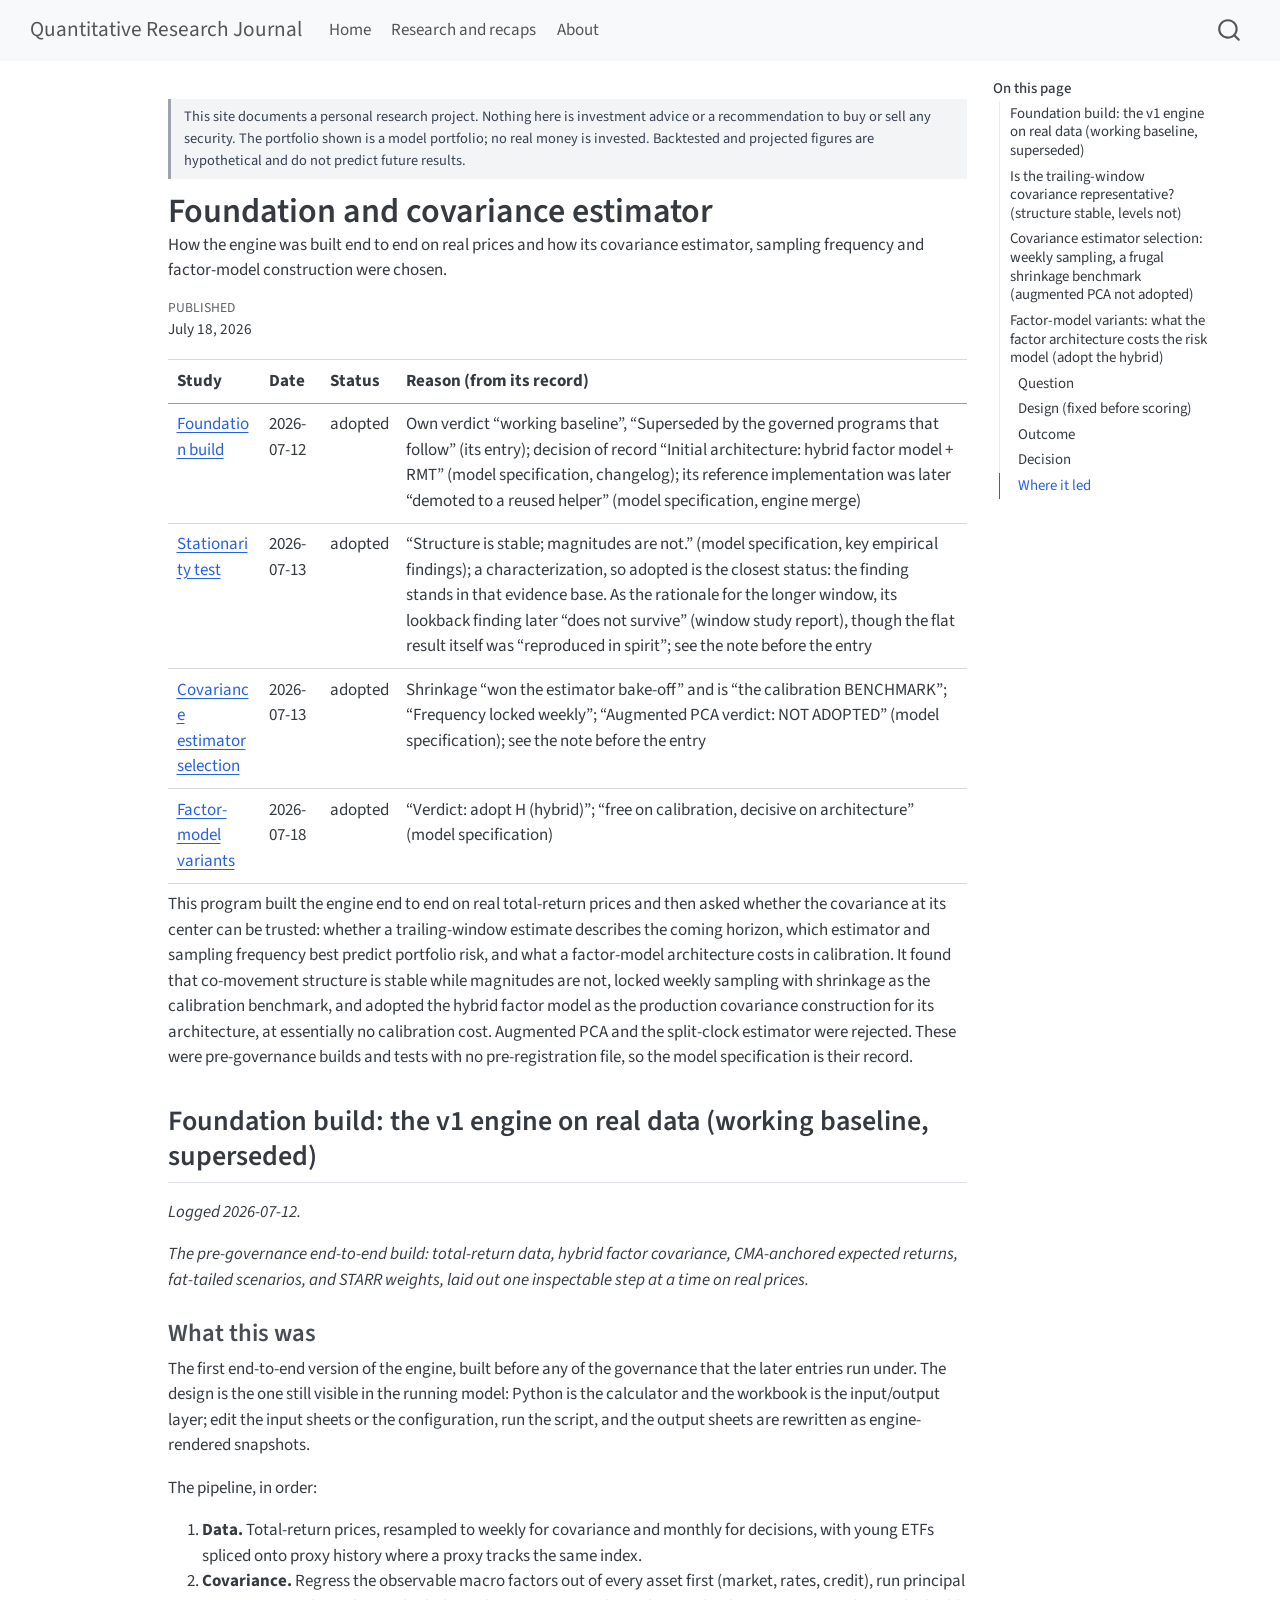
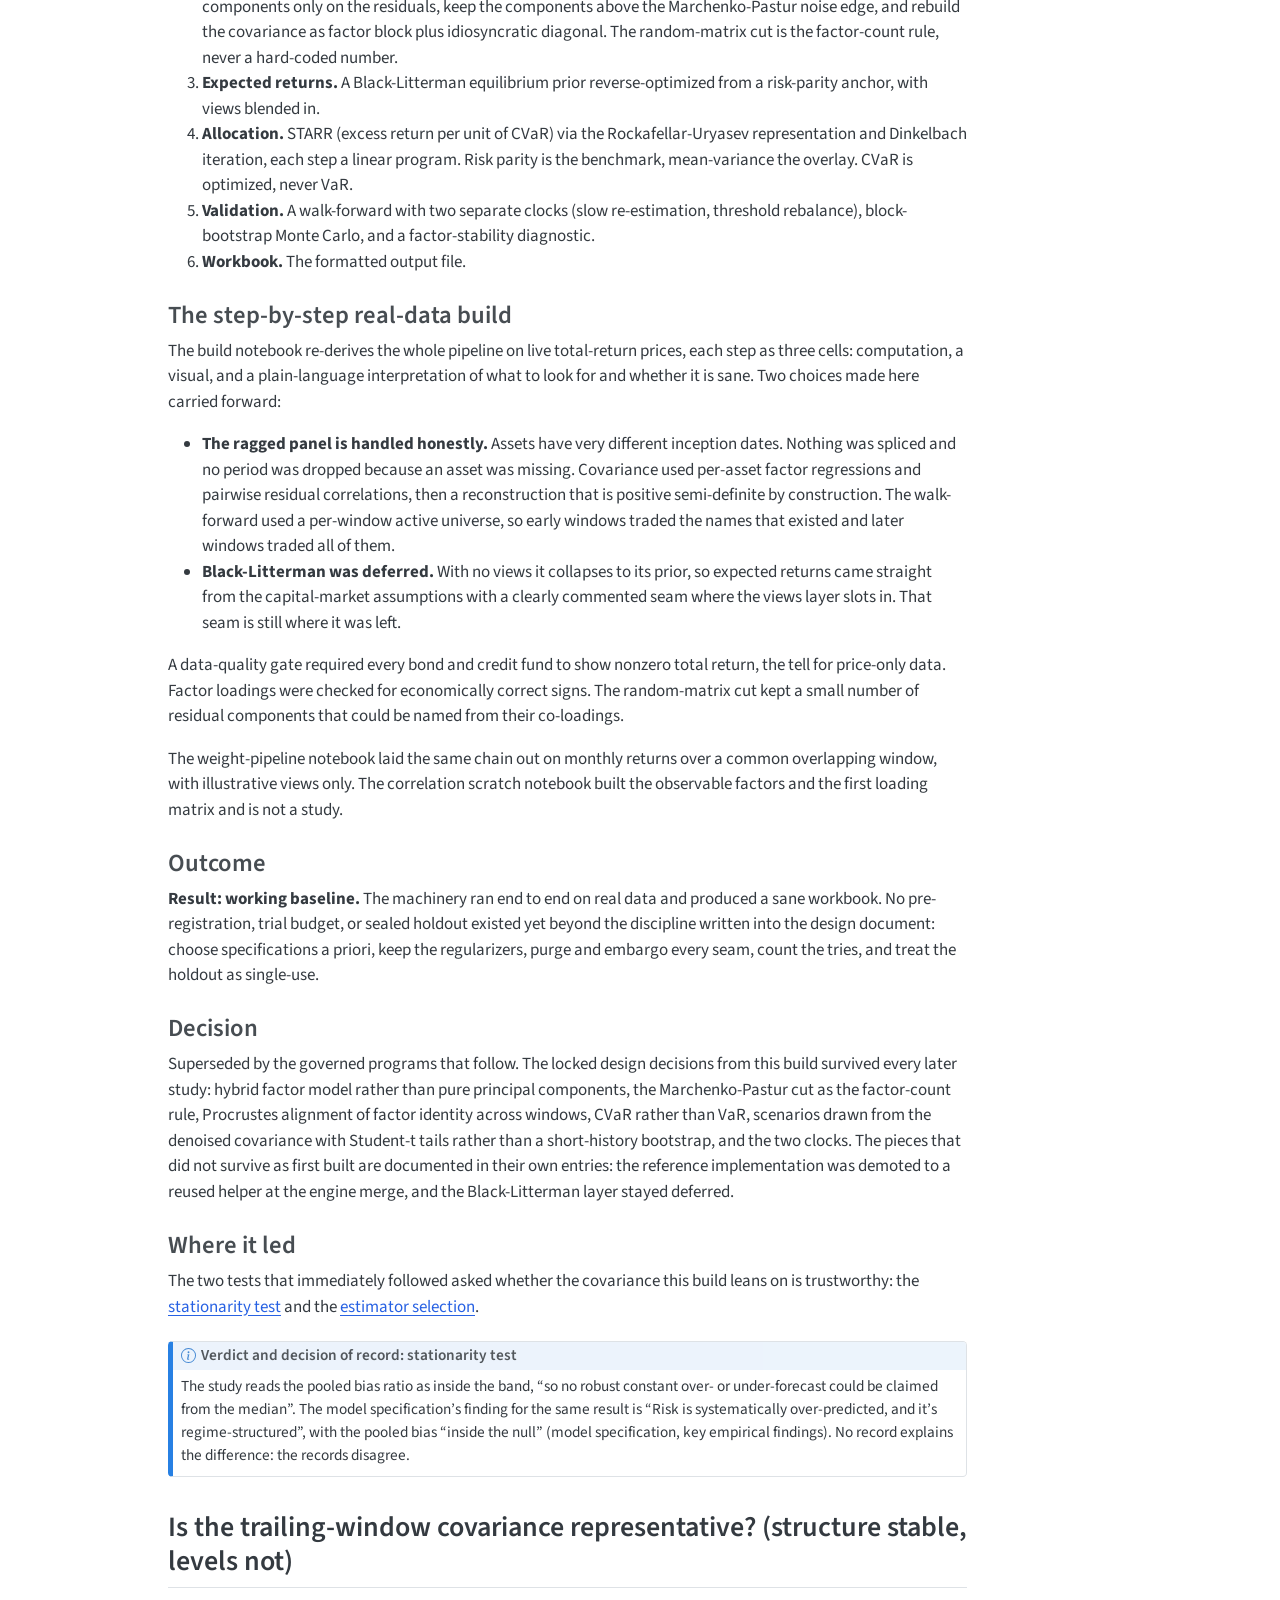
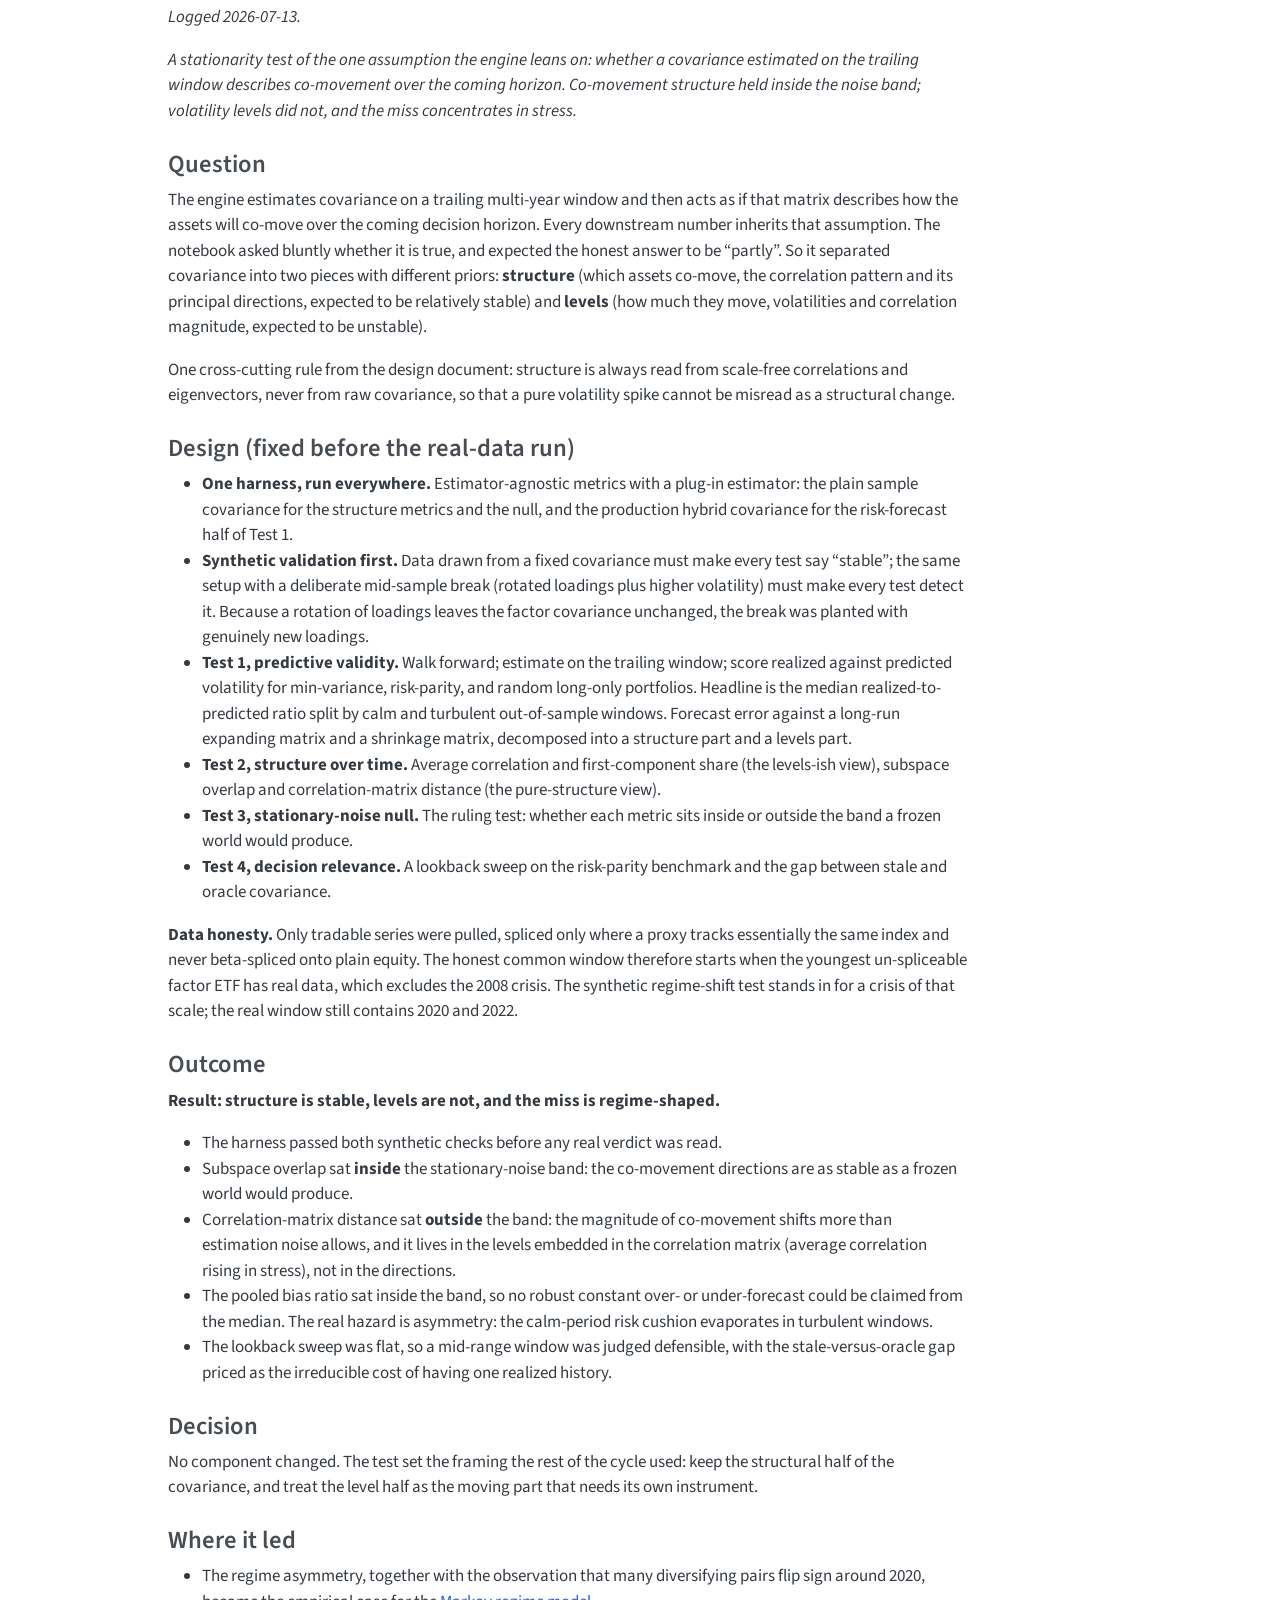
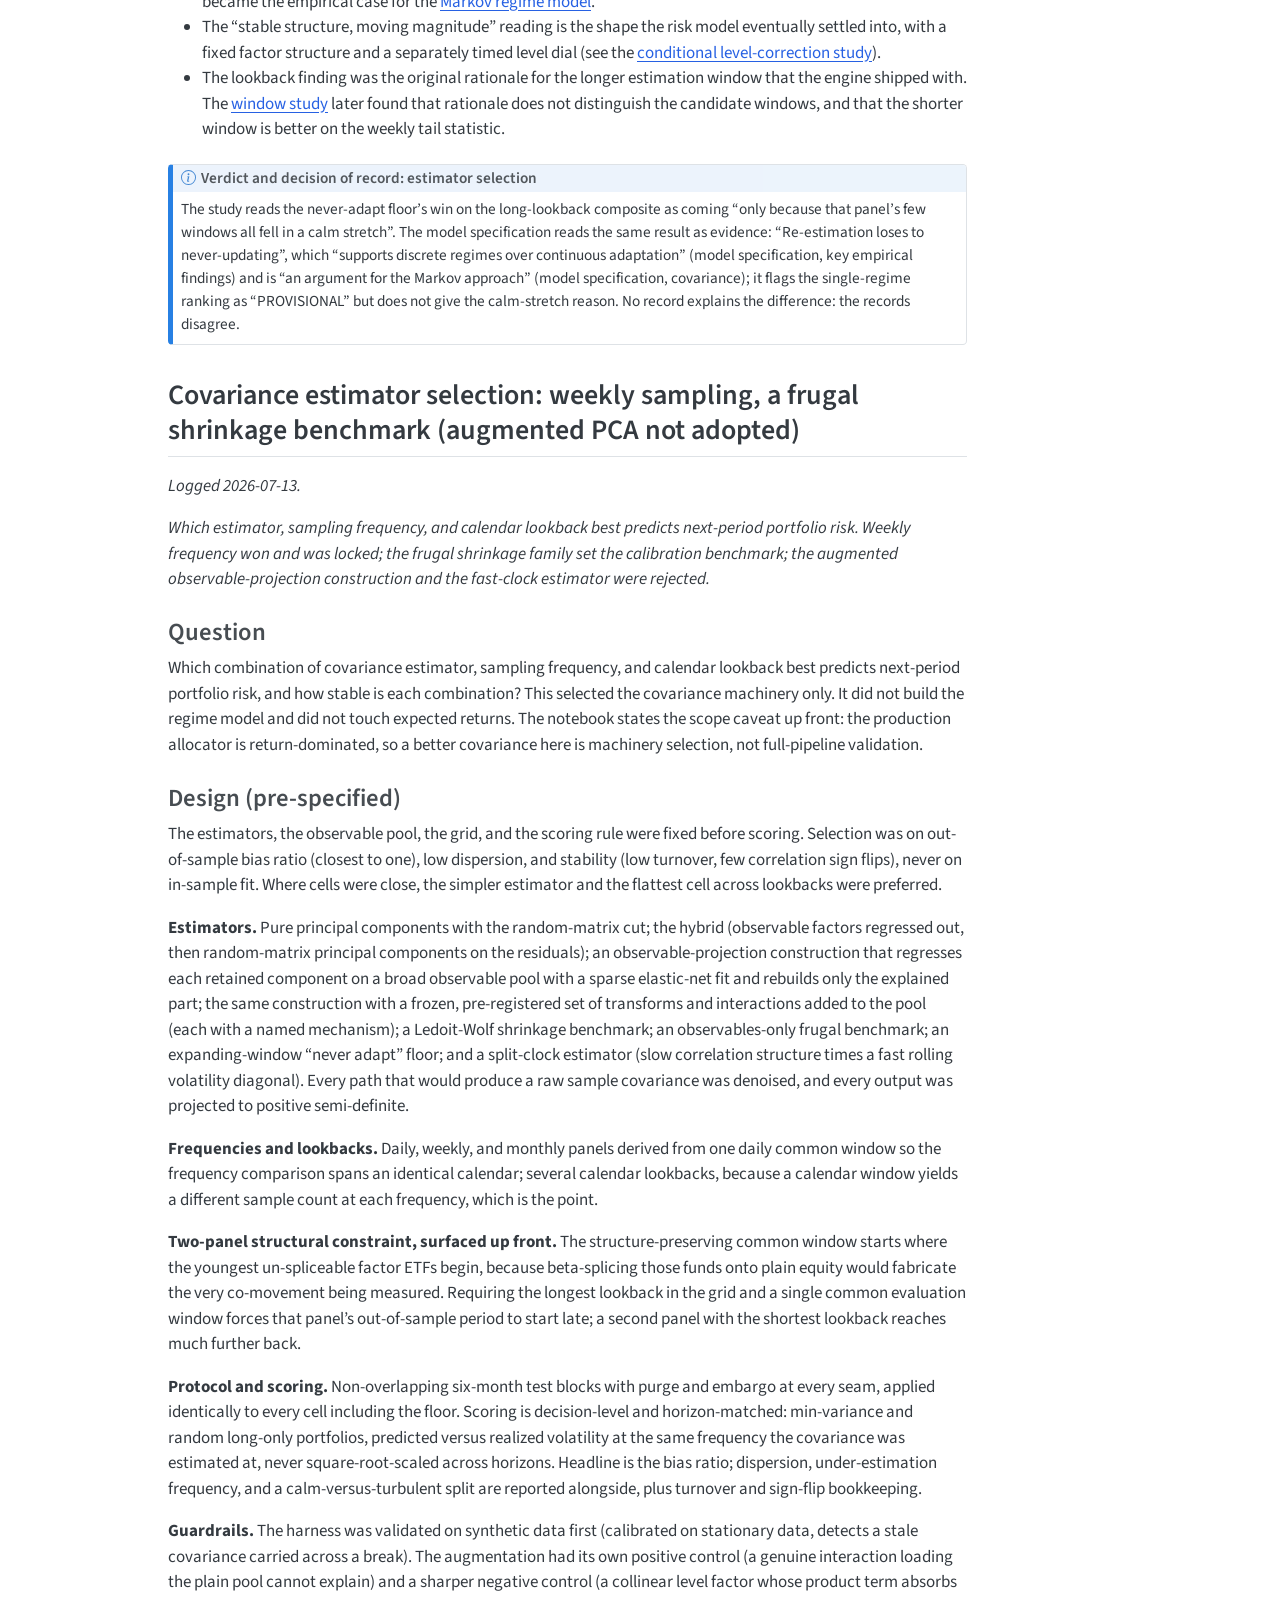
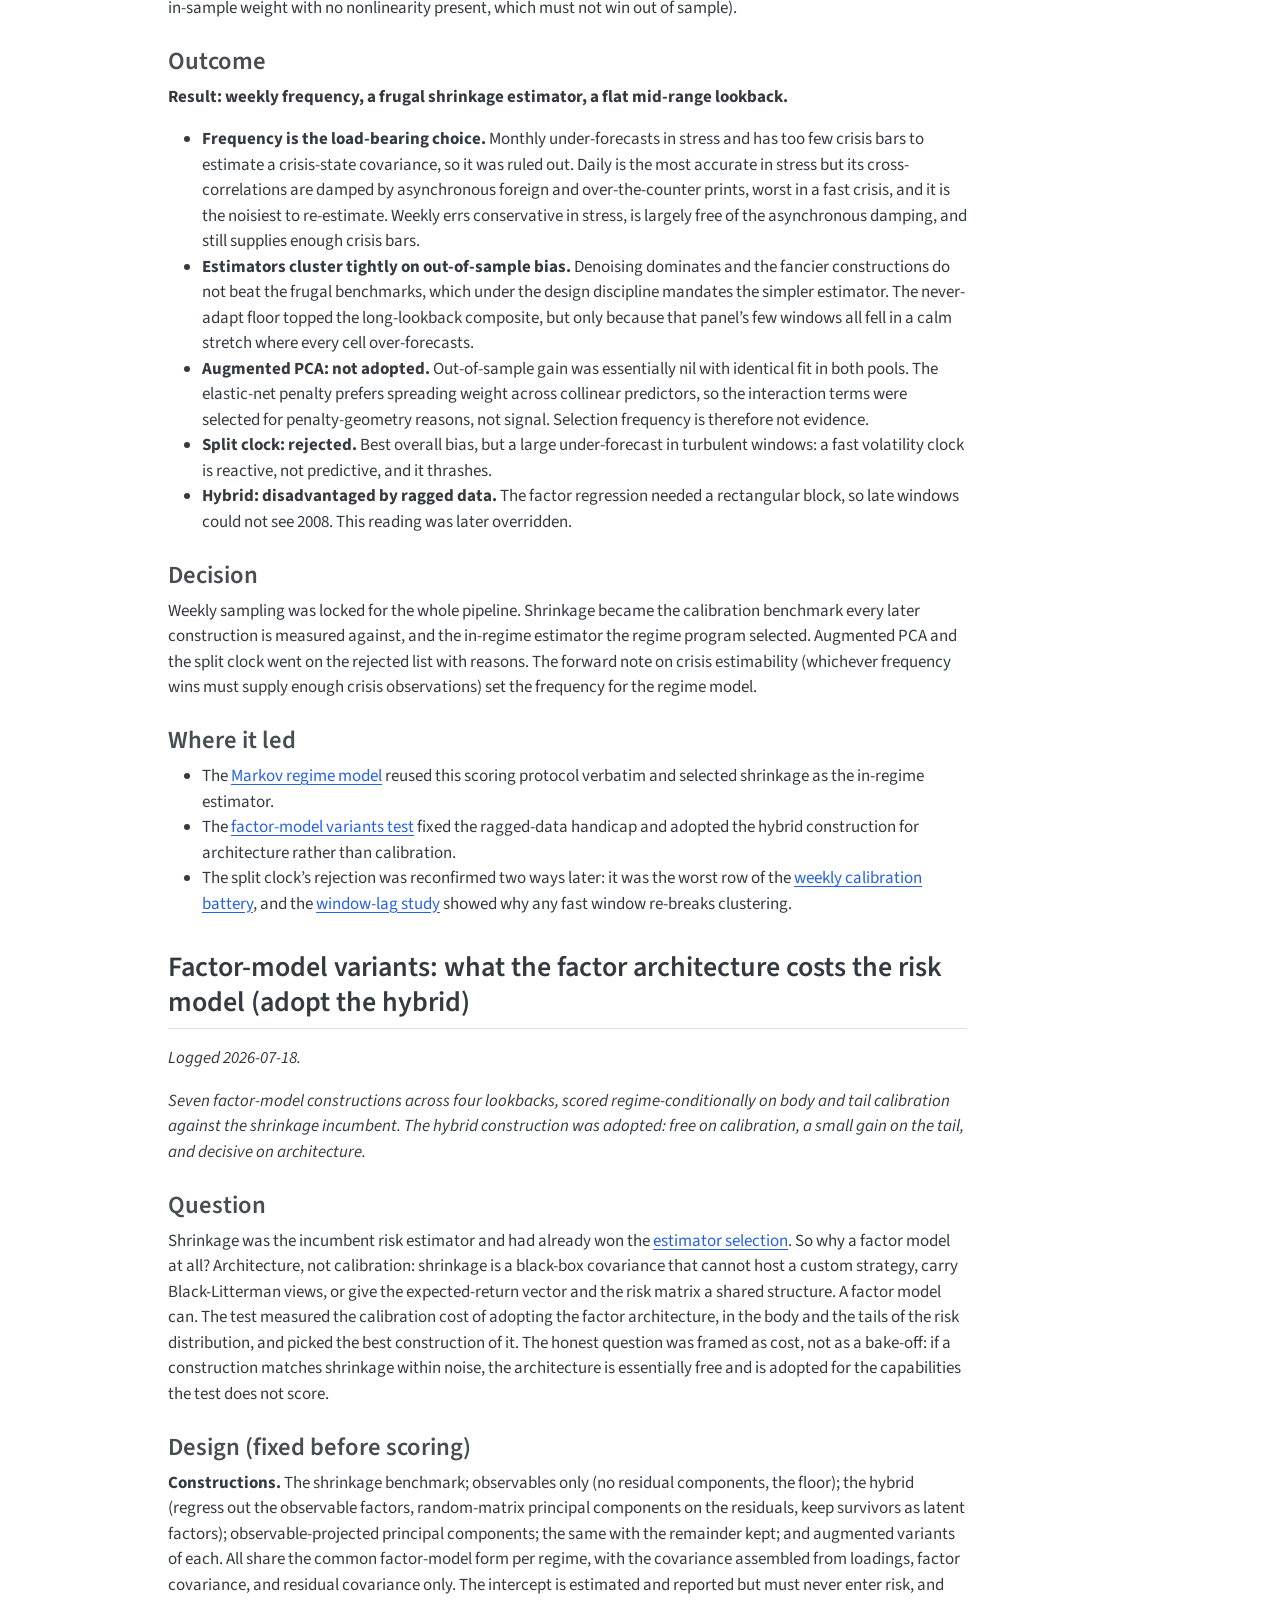
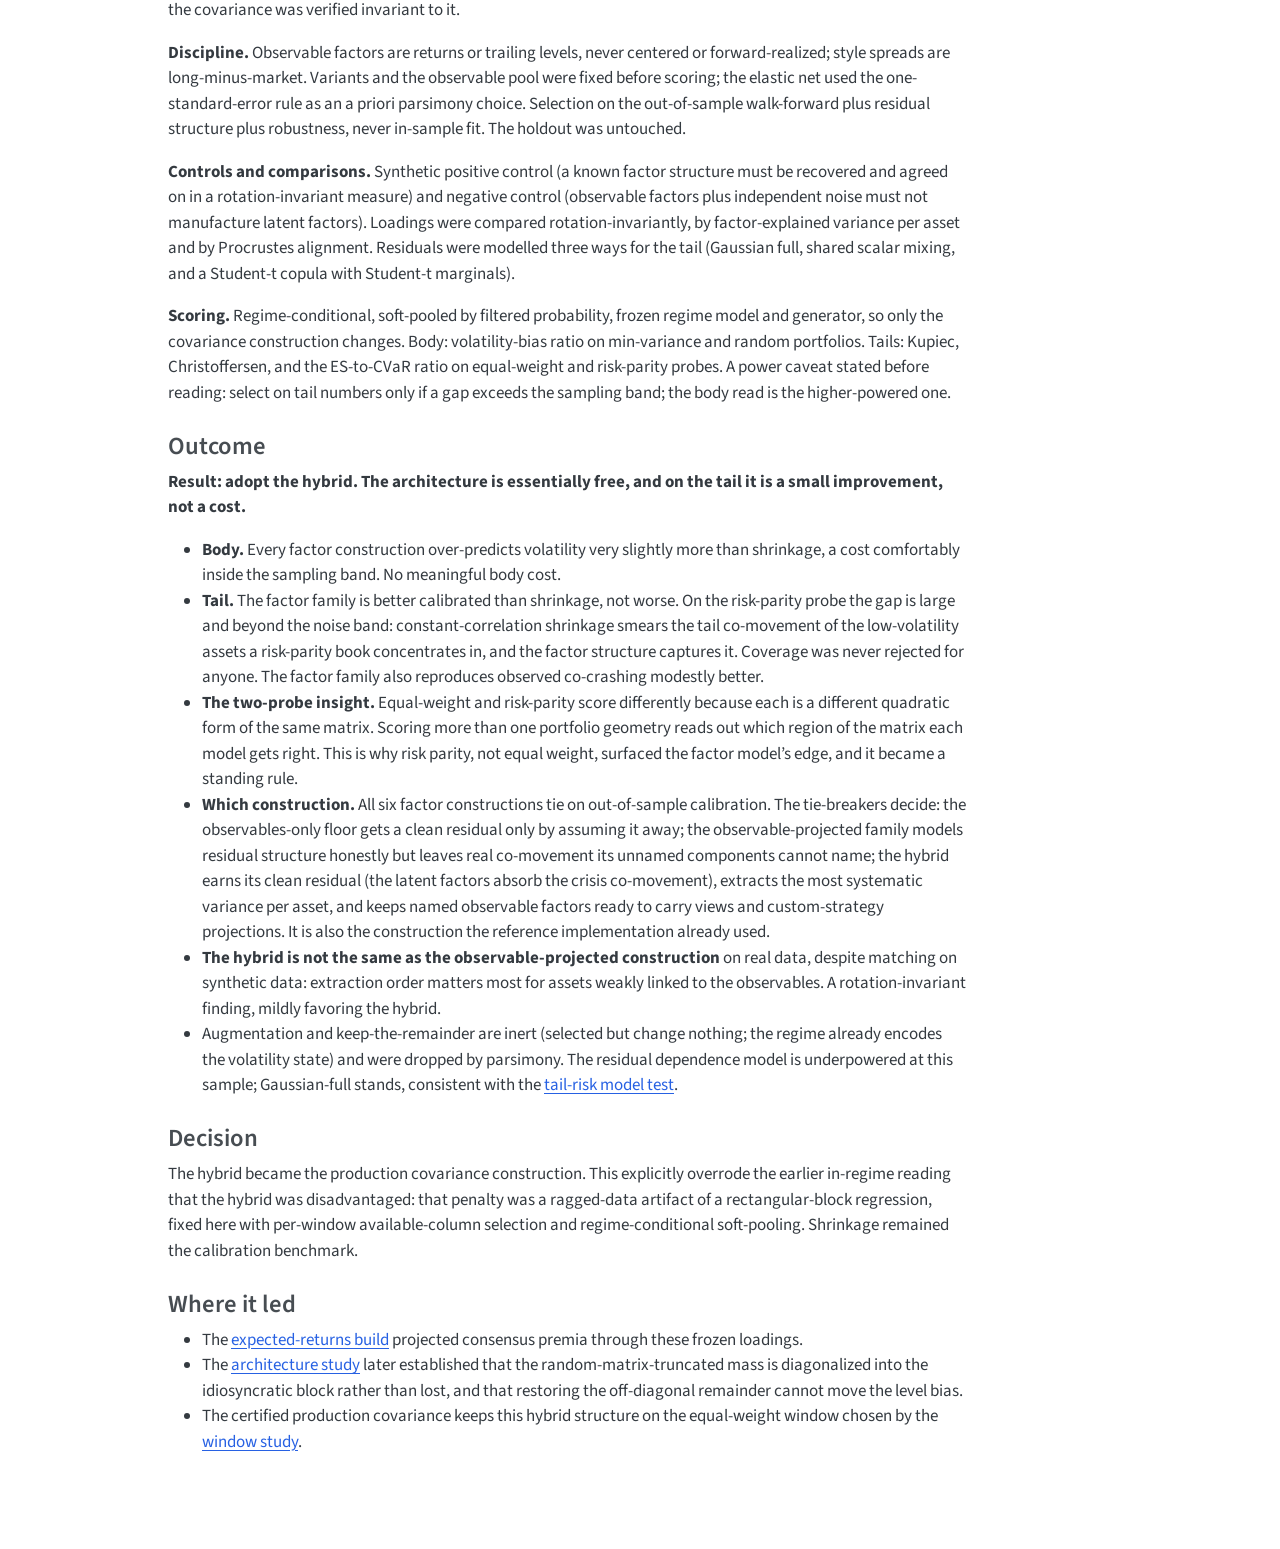
<file: research/foundation-covariance.html>
<!DOCTYPE html>
<html xmlns="http://www.w3.org/1999/xhtml" lang="en" xml:lang="en"><head>

<meta charset="utf-8">
<meta name="generator" content="quarto-1.10.18">

<meta name="viewport" content="width=device-width, initial-scale=1.0, user-scalable=yes">

<meta name="dcterms.date" content="2026-07-18">
<meta name="description" content="How the engine was built end to end on real prices and how its covariance estimator, sampling frequency and factor-model construction were chosen.">

<title>Foundation and covariance estimator – Quantitative Research Journal</title>
<style>
/* Default styles provided by pandoc.
** See https://pandoc.org/MANUAL.html#variables-for-html for config info.
*/
span.smallcaps{font-variant: small-caps;}
div.columns{display: flex; gap: 1.5em;}
div.column{flex: auto;}
@media screen {
div.columns{gap: min(4vw, 1.5em);}
div.column{overflow-x: auto;}
}
div.hanging-indent{margin-left: 1.5em; text-indent: -1.5em;}
ul.task-list{list-style: none;}
ul.task-list li input[type="checkbox"] {
  width: 0.8em;
  margin: 0 0.8em 0.2em -1em; /* quarto-specific, see https://github.com/quarto-dev/quarto-cli/issues/4556 */ 
  vertical-align: middle;
}
</style>


<script src="../site_libs/quarto-nav/quarto-nav.js"></script>
<script src="../site_libs/quarto-nav/headroom.min.js"></script>
<script src="../site_libs/clipboard/clipboard.min.js"></script>
<script src="../site_libs/quarto-search/autocomplete.umd.js"></script>
<script src="../site_libs/quarto-search/fuse.min.js"></script>
<script src="../site_libs/quarto-search/quarto-search.js"></script>
<meta name="quarto:offset" content="../">
<script src="../site_libs/quarto-html/quarto.js" type="module"></script>
<script src="../site_libs/quarto-html/tabsets/tabsets.js" type="module"></script>
<script src="../site_libs/quarto-html/popper.min.js"></script>
<script src="../site_libs/quarto-html/tippy.umd.min.js"></script>
<script src="../site_libs/quarto-html/anchor.min.js"></script>
<link href="../site_libs/quarto-html/tippy.css" rel="stylesheet">
<link href="../site_libs/quarto-html/quarto-syntax-highlighting-64a204ab8560d761af7679ceaba22944.css" rel="stylesheet" id="quarto-text-highlighting-styles">
<script src="../site_libs/bootstrap/bootstrap.min.js"></script>
<link href="../site_libs/bootstrap/bootstrap-icons.css" rel="stylesheet">
<link href="../site_libs/bootstrap/bootstrap-172ba59bd5e0b52282274ba0c0cc16fc.min.css" rel="stylesheet" append-hash="true" id="quarto-bootstrap" data-mode="light">
<script id="quarto-search-options" type="application/json">{
  "location": "navbar",
  "copy-button": false,
  "collapse-after": 3,
  "panel-placement": "end",
  "type": "overlay",
  "limit": 50,
  "keyboard-shortcut": [
    "f",
    "/",
    "s"
  ],
  "show-item-context": false,
  "language": {
    "search-no-results-text": "No results",
    "search-matching-documents-text": "matching documents",
    "search-copy-link-title": "Copy link to search",
    "search-hide-matches-text": "Hide additional matches",
    "search-more-match-text": "more match in this document",
    "search-more-matches-text": "more matches in this document",
    "search-clear-button-title": "Clear",
    "search-text-placeholder": "",
    "search-detached-cancel-button-title": "Cancel",
    "search-submit-button-title": "Submit",
    "search-label": "Search"
  }
}</script>


<link rel="stylesheet" href="../_support/styles.css">
</head>

<body class="nav-fixed quarto-light">

<div id="quarto-search-results"></div>
  <header id="quarto-header" class="headroom fixed-top">
    <nav class="navbar navbar-expand-lg " data-bs-theme="dark">
      <div class="navbar-container container-fluid">
      <div class="navbar-brand-container mx-auto">
    <a class="navbar-brand" href="../index.html">
    <span class="navbar-title">Quantitative Research Journal</span>
    </a>
  </div>
            <div id="quarto-search" class="" title="Search"></div>
          <button class="navbar-toggler" type="button" data-bs-toggle="collapse" data-bs-target="#navbarCollapse" aria-controls="navbarCollapse" role="menu" aria-expanded="false" aria-label="Toggle navigation" onclick="if (window.quartoToggleHeadroom) { window.quartoToggleHeadroom(); }">
  <span class="navbar-toggler-icon"></span>
</button>
          <div class="collapse navbar-collapse" id="navbarCollapse">
            <ul class="navbar-nav navbar-nav-scroll me-auto">
  <li class="nav-item">
    <a class="nav-link" href="../index.html"> 
<span class="menu-text">Home</span></a>
  </li>  
  <li class="nav-item">
    <a class="nav-link" href="../library.html"> 
<span class="menu-text">Research and recaps</span></a>
  </li>  
  <li class="nav-item">
    <a class="nav-link" href="../about.html"> 
<span class="menu-text">About</span></a>
  </li>  
</ul>
          </div> <!-- /navcollapse -->
            <div class="quarto-navbar-tools">
</div>
      </div> <!-- /container-fluid -->
    </nav>
</header>
<!-- content -->
<div id="quarto-content" class="quarto-container page-columns page-rows-contents page-layout-article page-navbar">
<!-- sidebar -->
<!-- margin-sidebar -->
    <div id="quarto-margin-sidebar" class="sidebar margin-sidebar">
        <nav id="TOC" role="doc-toc" class="toc-active">
    <h2 id="toc-title">On this page</h2>
   
  <ul>
  <li><a href="#e-2026-07-12-01" id="toc-e-2026-07-12-01" class="nav-link active" data-scroll-target="#e-2026-07-12-01">Foundation build: the v1 engine on real data (working baseline, superseded)</a>
  <ul class="collapse">
  <li><a href="#what-this-was" id="toc-what-this-was" class="nav-link" data-scroll-target="#what-this-was">What this was</a></li>
  <li><a href="#the-step-by-step-real-data-build" id="toc-the-step-by-step-real-data-build" class="nav-link" data-scroll-target="#the-step-by-step-real-data-build">The step-by-step real-data build</a></li>
  <li><a href="#outcome" id="toc-outcome" class="nav-link" data-scroll-target="#outcome">Outcome</a></li>
  <li><a href="#decision" id="toc-decision" class="nav-link" data-scroll-target="#decision">Decision</a></li>
  <li><a href="#where-it-led" id="toc-where-it-led" class="nav-link" data-scroll-target="#where-it-led">Where it led</a></li>
  </ul></li>
  <li><a href="#e-2026-07-13-01" id="toc-e-2026-07-13-01" class="nav-link" data-scroll-target="#e-2026-07-13-01">Is the trailing-window covariance representative? (structure stable, levels not)</a>
  <ul class="collapse">
  <li><a href="#question" id="toc-question" class="nav-link" data-scroll-target="#question">Question</a></li>
  <li><a href="#design-fixed-before-the-real-data-run" id="toc-design-fixed-before-the-real-data-run" class="nav-link" data-scroll-target="#design-fixed-before-the-real-data-run">Design (fixed before the real-data run)</a></li>
  <li><a href="#outcome-1" id="toc-outcome-1" class="nav-link" data-scroll-target="#outcome-1">Outcome</a></li>
  <li><a href="#decision-1" id="toc-decision-1" class="nav-link" data-scroll-target="#decision-1">Decision</a></li>
  <li><a href="#where-it-led-1" id="toc-where-it-led-1" class="nav-link" data-scroll-target="#where-it-led-1">Where it led</a></li>
  </ul></li>
  <li><a href="#e-2026-07-13-02" id="toc-e-2026-07-13-02" class="nav-link" data-scroll-target="#e-2026-07-13-02">Covariance estimator selection: weekly sampling, a frugal shrinkage benchmark (augmented PCA not adopted)</a>
  <ul class="collapse">
  <li><a href="#question-1" id="toc-question-1" class="nav-link" data-scroll-target="#question-1">Question</a></li>
  <li><a href="#design-pre-specified" id="toc-design-pre-specified" class="nav-link" data-scroll-target="#design-pre-specified">Design (pre-specified)</a></li>
  <li><a href="#outcome-2" id="toc-outcome-2" class="nav-link" data-scroll-target="#outcome-2">Outcome</a></li>
  <li><a href="#decision-2" id="toc-decision-2" class="nav-link" data-scroll-target="#decision-2">Decision</a></li>
  <li><a href="#where-it-led-2" id="toc-where-it-led-2" class="nav-link" data-scroll-target="#where-it-led-2">Where it led</a></li>
  </ul></li>
  <li><a href="#e-2026-07-18-02" id="toc-e-2026-07-18-02" class="nav-link" data-scroll-target="#e-2026-07-18-02">Factor-model variants: what the factor architecture costs the risk model (adopt the hybrid)</a>
  <ul class="collapse">
  <li><a href="#question-2" id="toc-question-2" class="nav-link" data-scroll-target="#question-2">Question</a></li>
  <li><a href="#design-fixed-before-scoring" id="toc-design-fixed-before-scoring" class="nav-link" data-scroll-target="#design-fixed-before-scoring">Design (fixed before scoring)</a></li>
  <li><a href="#outcome-3" id="toc-outcome-3" class="nav-link" data-scroll-target="#outcome-3">Outcome</a></li>
  <li><a href="#decision-3" id="toc-decision-3" class="nav-link" data-scroll-target="#decision-3">Decision</a></li>
  <li><a href="#where-it-led-3" id="toc-where-it-led-3" class="nav-link" data-scroll-target="#where-it-led-3">Where it led</a></li>
  </ul></li>
  </ul>
</nav>
    </div>
<!-- main -->
<main class="content" id="quarto-document-content">
<div class="site-disclaimer" role="note">
<p>This site documents a personal research project. Nothing here is investment advice or a recommendation to buy or sell any security. The portfolio shown is a model portfolio; no real money is invested. Backtested and projected figures are hypothetical and do not predict future results.</p>
</div>

<header id="title-block-header" class="quarto-title-block default">
<div class="quarto-title">
<h1 class="title">Foundation and covariance estimator</h1>
</div>

<div>
  <div class="description">
    How the engine was built end to end on real prices and how its covariance estimator, sampling frequency and factor-model construction were chosen.
  </div>
</div>


<div class="quarto-title-meta">

    
    <div>
    <div class="quarto-title-meta-heading">Published</div>
    <div class="quarto-title-meta-contents">
      <p class="date">July 18, 2026</p>
    </div>
  </div>
  
    
  </div>
  


</header>


<table class="caption-top table">
<thead>
<tr class="header">
<th>Study</th>
<th>Date</th>
<th>Status</th>
<th>Reason (from its record)</th>
</tr>
</thead>
<tbody>
<tr class="odd">
<td><a href="../research/foundation-covariance.html#e-2026-07-12-01">Foundation build</a></td>
<td>2026-07-12</td>
<td>adopted</td>
<td>Own verdict “working baseline”, “Superseded by the governed programs that follow” (its entry); decision of record “Initial architecture: hybrid factor model + RMT” (model specification, changelog); its reference implementation was later “demoted to a reused helper” (model specification, engine merge)</td>
</tr>
<tr class="even">
<td><a href="../research/foundation-covariance.html#e-2026-07-13-01">Stationarity test</a></td>
<td>2026-07-13</td>
<td>adopted</td>
<td>“Structure is stable; magnitudes are not.” (model specification, key empirical findings); a characterization, so adopted is the closest status: the finding stands in that evidence base. As the rationale for the longer window, its lookback finding later “does not survive” (window study report), though the flat result itself was “reproduced in spirit”; see the note before the entry</td>
</tr>
<tr class="odd">
<td><a href="../research/foundation-covariance.html#e-2026-07-13-02">Covariance estimator selection</a></td>
<td>2026-07-13</td>
<td>adopted</td>
<td>Shrinkage “won the estimator bake-off” and is “the calibration BENCHMARK”; “Frequency locked weekly”; “Augmented PCA verdict: NOT ADOPTED” (model specification); see the note before the entry</td>
</tr>
<tr class="even">
<td><a href="../research/foundation-covariance.html#e-2026-07-18-02">Factor-model variants</a></td>
<td>2026-07-18</td>
<td>adopted</td>
<td>“Verdict: adopt H (hybrid)”; “free on calibration, decisive on architecture” (model specification)</td>
</tr>
</tbody>
</table>
<p>This program built the engine end to end on real total-return prices and then asked whether the covariance at its center can be trusted: whether a trailing-window estimate describes the coming horizon, which estimator and sampling frequency best predict portfolio risk, and what a factor-model architecture costs in calibration. It found that co-movement structure is stable while magnitudes are not, locked weekly sampling with shrinkage as the calibration benchmark, and adopted the hybrid factor model as the production covariance construction for its architecture, at essentially no calibration cost. Augmented PCA and the split-clock estimator were rejected. These were pre-governance builds and tests with no pre-registration file, so the model specification is their record.</p>
<section id="e-2026-07-12-01" class="level2">
<h2 class="anchored" data-anchor-id="e-2026-07-12-01">Foundation build: the v1 engine on real data (working baseline, superseded)</h2>
<p><em>Logged 2026-07-12.</em></p>
<p><em>The pre-governance end-to-end build: total-return data, hybrid factor covariance, CMA-anchored expected returns, fat-tailed scenarios, and STARR weights, laid out one inspectable step at a time on real prices.</em></p>
<section id="what-this-was" class="level3">
<h3 class="anchored" data-anchor-id="what-this-was">What this was</h3>
<p>The first end-to-end version of the engine, built before any of the governance that the later entries run under. The design is the one still visible in the running model: Python is the calculator and the workbook is the input/output layer; edit the input sheets or the configuration, run the script, and the output sheets are rewritten as engine-rendered snapshots.</p>
<p>The pipeline, in order:</p>
<ol type="1">
<li><strong>Data.</strong> Total-return prices, resampled to weekly for covariance and monthly for decisions, with young ETFs spliced onto proxy history where a proxy tracks the same index.</li>
<li><strong>Covariance.</strong> Regress the observable macro factors out of every asset first (market, rates, credit), run principal components only on the residuals, keep the components above the Marchenko-Pastur noise edge, and rebuild the covariance as factor block plus idiosyncratic diagonal. The random-matrix cut is the factor-count rule, never a hard-coded number.</li>
<li><strong>Expected returns.</strong> A Black-Litterman equilibrium prior reverse-optimized from a risk-parity anchor, with views blended in.</li>
<li><strong>Allocation.</strong> STARR (excess return per unit of CVaR) via the Rockafellar-Uryasev representation and Dinkelbach iteration, each step a linear program. Risk parity is the benchmark, mean-variance the overlay. CVaR is optimized, never VaR.</li>
<li><strong>Validation.</strong> A walk-forward with two separate clocks (slow re-estimation, threshold rebalance), block-bootstrap Monte Carlo, and a factor-stability diagnostic.</li>
<li><strong>Workbook.</strong> The formatted output file.</li>
</ol>
</section>
<section id="the-step-by-step-real-data-build" class="level3">
<h3 class="anchored" data-anchor-id="the-step-by-step-real-data-build">The step-by-step real-data build</h3>
<p>The build notebook re-derives the whole pipeline on live total-return prices, each step as three cells: computation, a visual, and a plain-language interpretation of what to look for and whether it is sane. Two choices made here carried forward:</p>
<ul>
<li><strong>The ragged panel is handled honestly.</strong> Assets have very different inception dates. Nothing was spliced and no period was dropped because an asset was missing. Covariance used per-asset factor regressions and pairwise residual correlations, then a reconstruction that is positive semi-definite by construction. The walk-forward used a per-window active universe, so early windows traded the names that existed and later windows traded all of them.</li>
<li><strong>Black-Litterman was deferred.</strong> With no views it collapses to its prior, so expected returns came straight from the capital-market assumptions with a clearly commented seam where the views layer slots in. That seam is still where it was left.</li>
</ul>
<p>A data-quality gate required every bond and credit fund to show nonzero total return, the tell for price-only data. Factor loadings were checked for economically correct signs. The random-matrix cut kept a small number of residual components that could be named from their co-loadings.</p>
<p>The weight-pipeline notebook laid the same chain out on monthly returns over a common overlapping window, with illustrative views only. The correlation scratch notebook built the observable factors and the first loading matrix and is not a study.</p>
</section>
<section id="outcome" class="level3">
<h3 class="anchored" data-anchor-id="outcome">Outcome</h3>
<p><strong>Result: working baseline.</strong> The machinery ran end to end on real data and produced a sane workbook. No pre-registration, trial budget, or sealed holdout existed yet beyond the discipline written into the design document: choose specifications a priori, keep the regularizers, purge and embargo every seam, count the tries, and treat the holdout as single-use.</p>
</section>
<section id="decision" class="level3">
<h3 class="anchored" data-anchor-id="decision">Decision</h3>
<p>Superseded by the governed programs that follow. The locked design decisions from this build survived every later study: hybrid factor model rather than pure principal components, the Marchenko-Pastur cut as the factor-count rule, Procrustes alignment of factor identity across windows, CVaR rather than VaR, scenarios drawn from the denoised covariance with Student-t tails rather than a short-history bootstrap, and the two clocks. The pieces that did not survive as first built are documented in their own entries: the reference implementation was demoted to a reused helper at the engine merge, and the Black-Litterman layer stayed deferred.</p>
</section>
<section id="where-it-led" class="level3">
<h3 class="anchored" data-anchor-id="where-it-led">Where it led</h3>
<p>The two tests that immediately followed asked whether the covariance this build leans on is trustworthy: the <a href="../research/foundation-covariance.html#e-2026-07-13-01">stationarity test</a> and the <a href="../research/foundation-covariance.html#e-2026-07-13-02">estimator selection</a>.</p>
<div class="callout callout-style-default callout-note callout-titled" title="Verdict and decision of record: stationarity test">
<div class="callout-header d-flex align-content-center">
<div class="callout-icon-container">
<i class="callout-icon"></i>
</div>
<div class="callout-title-container flex-fill">
<span class="screen-reader-only">Note</span>Verdict and decision of record: stationarity test
</div>
</div>
<div class="callout-body-container callout-body">
<p>The study reads the pooled bias ratio as inside the band, “so no robust constant over- or under-forecast could be claimed from the median”. The model specification’s finding for the same result is “Risk is systematically over-predicted, and it’s regime-structured”, with the pooled bias “inside the null” (model specification, key empirical findings). No record explains the difference: the records disagree.</p>
</div>
</div>
</section>
</section>
<section id="e-2026-07-13-01" class="level2">
<h2 class="anchored" data-anchor-id="e-2026-07-13-01">Is the trailing-window covariance representative? (structure stable, levels not)</h2>
<p><em>Logged 2026-07-13.</em></p>
<p><em>A stationarity test of the one assumption the engine leans on: whether a covariance estimated on the trailing window describes co-movement over the coming horizon. Co-movement structure held inside the noise band; volatility levels did not, and the miss concentrates in stress.</em></p>
<section id="question" class="level3">
<h3 class="anchored" data-anchor-id="question">Question</h3>
<p>The engine estimates covariance on a trailing multi-year window and then acts as if that matrix describes how the assets will co-move over the coming decision horizon. Every downstream number inherits that assumption. The notebook asked bluntly whether it is true, and expected the honest answer to be “partly”. So it separated covariance into two pieces with different priors: <strong>structure</strong> (which assets co-move, the correlation pattern and its principal directions, expected to be relatively stable) and <strong>levels</strong> (how much they move, volatilities and correlation magnitude, expected to be unstable).</p>
<p>One cross-cutting rule from the design document: structure is always read from scale-free correlations and eigenvectors, never from raw covariance, so that a pure volatility spike cannot be misread as a structural change.</p>
</section>
<section id="design-fixed-before-the-real-data-run" class="level3">
<h3 class="anchored" data-anchor-id="design-fixed-before-the-real-data-run">Design (fixed before the real-data run)</h3>
<ul>
<li><strong>One harness, run everywhere.</strong> Estimator-agnostic metrics with a plug-in estimator: the plain sample covariance for the structure metrics and the null, and the production hybrid covariance for the risk-forecast half of Test 1.</li>
<li><strong>Synthetic validation first.</strong> Data drawn from a fixed covariance must make every test say “stable”; the same setup with a deliberate mid-sample break (rotated loadings plus higher volatility) must make every test detect it. Because a rotation of loadings leaves the factor covariance unchanged, the break was planted with genuinely new loadings.</li>
<li><strong>Test 1, predictive validity.</strong> Walk forward; estimate on the trailing window; score realized against predicted volatility for min-variance, risk-parity, and random long-only portfolios. Headline is the median realized-to-predicted ratio split by calm and turbulent out-of-sample windows. Forecast error against a long-run expanding matrix and a shrinkage matrix, decomposed into a structure part and a levels part.</li>
<li><strong>Test 2, structure over time.</strong> Average correlation and first-component share (the levels-ish view), subspace overlap and correlation-matrix distance (the pure-structure view).</li>
<li><strong>Test 3, stationary-noise null.</strong> The ruling test: whether each metric sits inside or outside the band a frozen world would produce.</li>
<li><strong>Test 4, decision relevance.</strong> A lookback sweep on the risk-parity benchmark and the gap between stale and oracle covariance.</li>
</ul>
<p><strong>Data honesty.</strong> Only tradable series were pulled, spliced only where a proxy tracks essentially the same index and never beta-spliced onto plain equity. The honest common window therefore starts when the youngest un-spliceable factor ETF has real data, which excludes the 2008 crisis. The synthetic regime-shift test stands in for a crisis of that scale; the real window still contains 2020 and 2022.</p>
</section>
<section id="outcome-1" class="level3">
<h3 class="anchored" data-anchor-id="outcome-1">Outcome</h3>
<p><strong>Result: structure is stable, levels are not, and the miss is regime-shaped.</strong></p>
<ul>
<li>The harness passed both synthetic checks before any real verdict was read.</li>
<li>Subspace overlap sat <strong>inside</strong> the stationary-noise band: the co-movement directions are as stable as a frozen world would produce.</li>
<li>Correlation-matrix distance sat <strong>outside</strong> the band: the magnitude of co-movement shifts more than estimation noise allows, and it lives in the levels embedded in the correlation matrix (average correlation rising in stress), not in the directions.</li>
<li>The pooled bias ratio sat inside the band, so no robust constant over- or under-forecast could be claimed from the median. The real hazard is asymmetry: the calm-period risk cushion evaporates in turbulent windows.</li>
<li>The lookback sweep was flat, so a mid-range window was judged defensible, with the stale-versus-oracle gap priced as the irreducible cost of having one realized history.</li>
</ul>
</section>
<section id="decision-1" class="level3">
<h3 class="anchored" data-anchor-id="decision-1">Decision</h3>
<p>No component changed. The test set the framing the rest of the cycle used: keep the structural half of the covariance, and treat the level half as the moving part that needs its own instrument.</p>
</section>
<section id="where-it-led-1" class="level3">
<h3 class="anchored" data-anchor-id="where-it-led-1">Where it led</h3>
<ul>
<li>The regime asymmetry, together with the observation that many diversifying pairs flip sign around 2020, became the empirical case for the <a href="../research/regime-mixture.html#e-2026-07-16-01">Markov regime model</a>.</li>
<li>The “stable structure, moving magnitude” reading is the shape the risk model eventually settled into, with a fixed factor structure and a separately timed level dial (see the <a href="../research/risk-calibration.html#e-2026-07-21-03">conditional level-correction study</a>).</li>
<li>The lookback finding was the original rationale for the longer estimation window that the engine shipped with. The <a href="../research/risk-calibration.html#e-2026-07-22-03">window study</a> later found that rationale does not distinguish the candidate windows, and that the shorter window is better on the weekly tail statistic.</li>
</ul>
<div class="callout callout-style-default callout-note callout-titled" title="Verdict and decision of record: estimator selection">
<div class="callout-header d-flex align-content-center">
<div class="callout-icon-container">
<i class="callout-icon"></i>
</div>
<div class="callout-title-container flex-fill">
<span class="screen-reader-only">Note</span>Verdict and decision of record: estimator selection
</div>
</div>
<div class="callout-body-container callout-body">
<p>The study reads the never-adapt floor’s win on the long-lookback composite as coming “only because that panel’s few windows all fell in a calm stretch”. The model specification reads the same result as evidence: “Re-estimation loses to never-updating”, which “supports discrete regimes over continuous adaptation” (model specification, key empirical findings) and is “an argument for the Markov approach” (model specification, covariance); it flags the single-regime ranking as “PROVISIONAL” but does not give the calm-stretch reason. No record explains the difference: the records disagree.</p>
</div>
</div>
</section>
</section>
<section id="e-2026-07-13-02" class="level2">
<h2 class="anchored" data-anchor-id="e-2026-07-13-02">Covariance estimator selection: weekly sampling, a frugal shrinkage benchmark (augmented PCA not adopted)</h2>
<p><em>Logged 2026-07-13.</em></p>
<p><em>Which estimator, sampling frequency, and calendar lookback best predicts next-period portfolio risk. Weekly frequency won and was locked; the frugal shrinkage family set the calibration benchmark; the augmented observable-projection construction and the fast-clock estimator were rejected.</em></p>
<section id="question-1" class="level3">
<h3 class="anchored" data-anchor-id="question-1">Question</h3>
<p>Which combination of covariance estimator, sampling frequency, and calendar lookback best predicts next-period portfolio risk, and how stable is each combination? This selected the covariance machinery only. It did not build the regime model and did not touch expected returns. The notebook states the scope caveat up front: the production allocator is return-dominated, so a better covariance here is machinery selection, not full-pipeline validation.</p>
</section>
<section id="design-pre-specified" class="level3">
<h3 class="anchored" data-anchor-id="design-pre-specified">Design (pre-specified)</h3>
<p>The estimators, the observable pool, the grid, and the scoring rule were fixed before scoring. Selection was on out-of-sample bias ratio (closest to one), low dispersion, and stability (low turnover, few correlation sign flips), never on in-sample fit. Where cells were close, the simpler estimator and the flattest cell across lookbacks were preferred.</p>
<p><strong>Estimators.</strong> Pure principal components with the random-matrix cut; the hybrid (observable factors regressed out, then random-matrix principal components on the residuals); an observable-projection construction that regresses each retained component on a broad observable pool with a sparse elastic-net fit and rebuilds only the explained part; the same construction with a frozen, pre-registered set of transforms and interactions added to the pool (each with a named mechanism); a Ledoit-Wolf shrinkage benchmark; an observables-only frugal benchmark; an expanding-window “never adapt” floor; and a split-clock estimator (slow correlation structure times a fast rolling volatility diagonal). Every path that would produce a raw sample covariance was denoised, and every output was projected to positive semi-definite.</p>
<p><strong>Frequencies and lookbacks.</strong> Daily, weekly, and monthly panels derived from one daily common window so the frequency comparison spans an identical calendar; several calendar lookbacks, because a calendar window yields a different sample count at each frequency, which is the point.</p>
<p><strong>Two-panel structural constraint, surfaced up front.</strong> The structure-preserving common window starts where the youngest un-spliceable factor ETFs begin, because beta-splicing those funds onto plain equity would fabricate the very co-movement being measured. Requiring the longest lookback in the grid and a single common evaluation window forces that panel’s out-of-sample period to start late; a second panel with the shortest lookback reaches much further back.</p>
<p><strong>Protocol and scoring.</strong> Non-overlapping six-month test blocks with purge and embargo at every seam, applied identically to every cell including the floor. Scoring is decision-level and horizon-matched: min-variance and random long-only portfolios, predicted versus realized volatility at the same frequency the covariance was estimated at, never square-root-scaled across horizons. Headline is the bias ratio; dispersion, under-estimation frequency, and a calm-versus-turbulent split are reported alongside, plus turnover and sign-flip bookkeeping.</p>
<p><strong>Guardrails.</strong> The harness was validated on synthetic data first (calibrated on stationary data, detects a stale covariance carried across a break). The augmentation had its own positive control (a genuine interaction loading the plain pool cannot explain) and a sharper negative control (a collinear level factor whose product term absorbs in-sample weight with no nonlinearity present, which must not win out of sample).</p>
</section>
<section id="outcome-2" class="level3">
<h3 class="anchored" data-anchor-id="outcome-2">Outcome</h3>
<p><strong>Result: weekly frequency, a frugal shrinkage estimator, a flat mid-range lookback.</strong></p>
<ul>
<li><strong>Frequency is the load-bearing choice.</strong> Monthly under-forecasts in stress and has too few crisis bars to estimate a crisis-state covariance, so it was ruled out. Daily is the most accurate in stress but its cross-correlations are damped by asynchronous foreign and over-the-counter prints, worst in a fast crisis, and it is the noisiest to re-estimate. Weekly errs conservative in stress, is largely free of the asynchronous damping, and still supplies enough crisis bars.</li>
<li><strong>Estimators cluster tightly on out-of-sample bias.</strong> Denoising dominates and the fancier constructions do not beat the frugal benchmarks, which under the design discipline mandates the simpler estimator. The never-adapt floor topped the long-lookback composite, but only because that panel’s few windows all fell in a calm stretch where every cell over-forecasts.</li>
<li><strong>Augmented PCA: not adopted.</strong> Out-of-sample gain was essentially nil with identical fit in both pools. The elastic-net penalty prefers spreading weight across collinear predictors, so the interaction terms were selected for penalty-geometry reasons, not signal. Selection frequency is therefore not evidence.</li>
<li><strong>Split clock: rejected.</strong> Best overall bias, but a large under-forecast in turbulent windows: a fast volatility clock is reactive, not predictive, and it thrashes.</li>
<li><strong>Hybrid: disadvantaged by ragged data.</strong> The factor regression needed a rectangular block, so late windows could not see 2008. This reading was later overridden.</li>
</ul>
</section>
<section id="decision-2" class="level3">
<h3 class="anchored" data-anchor-id="decision-2">Decision</h3>
<p>Weekly sampling was locked for the whole pipeline. Shrinkage became the calibration benchmark every later construction is measured against, and the in-regime estimator the regime program selected. Augmented PCA and the split clock went on the rejected list with reasons. The forward note on crisis estimability (whichever frequency wins must supply enough crisis observations) set the frequency for the regime model.</p>
</section>
<section id="where-it-led-2" class="level3">
<h3 class="anchored" data-anchor-id="where-it-led-2">Where it led</h3>
<ul>
<li>The <a href="../research/regime-mixture.html#e-2026-07-16-01">Markov regime model</a> reused this scoring protocol verbatim and selected shrinkage as the in-regime estimator.</li>
<li>The <a href="../research/foundation-covariance.html#e-2026-07-18-02">factor-model variants test</a> fixed the ragged-data handicap and adopted the hybrid construction for architecture rather than calibration.</li>
<li>The split clock’s rejection was reconfirmed two ways later: it was the worst row of the <a href="../research/risk-calibration.html#e-2026-07-20-03">weekly calibration battery</a>, and the <a href="../research/risk-calibration.html#e-2026-07-21-05">window-lag study</a> showed why any fast window re-breaks clustering.</li>
</ul>
</section>
</section>
<section id="e-2026-07-18-02" class="level2">
<h2 class="anchored" data-anchor-id="e-2026-07-18-02">Factor-model variants: what the factor architecture costs the risk model (adopt the hybrid)</h2>
<p><em>Logged 2026-07-18.</em></p>
<p><em>Seven factor-model constructions across four lookbacks, scored regime-conditionally on body and tail calibration against the shrinkage incumbent. The hybrid construction was adopted: free on calibration, a small gain on the tail, and decisive on architecture.</em></p>
<section id="question-2" class="level3">
<h3 class="anchored" data-anchor-id="question-2">Question</h3>
<p>Shrinkage was the incumbent risk estimator and had already won the <a href="../research/foundation-covariance.html#e-2026-07-13-02">estimator selection</a>. So why a factor model at all? Architecture, not calibration: shrinkage is a black-box covariance that cannot host a custom strategy, carry Black-Litterman views, or give the expected-return vector and the risk matrix a shared structure. A factor model can. The test measured the calibration cost of adopting the factor architecture, in the body and the tails of the risk distribution, and picked the best construction of it. The honest question was framed as cost, not as a bake-off: if a construction matches shrinkage within noise, the architecture is essentially free and is adopted for the capabilities the test does not score.</p>
</section>
<section id="design-fixed-before-scoring" class="level3">
<h3 class="anchored" data-anchor-id="design-fixed-before-scoring">Design (fixed before scoring)</h3>
<p><strong>Constructions.</strong> The shrinkage benchmark; observables only (no residual components, the floor); the hybrid (regress out the observable factors, random-matrix principal components on the residuals, keep survivors as latent factors); observable-projected principal components; the same with the remainder kept; and augmented variants of each. All share the common factor-model form per regime, with the covariance assembled from loadings, factor covariance, and residual covariance only. The intercept is estimated and reported but must never enter risk, and the covariance was verified invariant to it.</p>
<p><strong>Discipline.</strong> Observable factors are returns or trailing levels, never centered or forward-realized; style spreads are long-minus-market. Variants and the observable pool were fixed before scoring; the elastic net used the one-standard-error rule as an a priori parsimony choice. Selection on the out-of-sample walk-forward plus residual structure plus robustness, never in-sample fit. The holdout was untouched.</p>
<p><strong>Controls and comparisons.</strong> Synthetic positive control (a known factor structure must be recovered and agreed on in a rotation-invariant measure) and negative control (observable factors plus independent noise must not manufacture latent factors). Loadings were compared rotation-invariantly, by factor-explained variance per asset and by Procrustes alignment. Residuals were modelled three ways for the tail (Gaussian full, shared scalar mixing, and a Student-t copula with Student-t marginals).</p>
<p><strong>Scoring.</strong> Regime-conditional, soft-pooled by filtered probability, frozen regime model and generator, so only the covariance construction changes. Body: volatility-bias ratio on min-variance and random portfolios. Tails: Kupiec, Christoffersen, and the ES-to-CVaR ratio on equal-weight and risk-parity probes. A power caveat stated before reading: select on tail numbers only if a gap exceeds the sampling band; the body read is the higher-powered one.</p>
</section>
<section id="outcome-3" class="level3">
<h3 class="anchored" data-anchor-id="outcome-3">Outcome</h3>
<p><strong>Result: adopt the hybrid. The architecture is essentially free, and on the tail it is a small improvement, not a cost.</strong></p>
<ul>
<li><strong>Body.</strong> Every factor construction over-predicts volatility very slightly more than shrinkage, a cost comfortably inside the sampling band. No meaningful body cost.</li>
<li><strong>Tail.</strong> The factor family is better calibrated than shrinkage, not worse. On the risk-parity probe the gap is large and beyond the noise band: constant-correlation shrinkage smears the tail co-movement of the low-volatility assets a risk-parity book concentrates in, and the factor structure captures it. Coverage was never rejected for anyone. The factor family also reproduces observed co-crashing modestly better.</li>
<li><strong>The two-probe insight.</strong> Equal-weight and risk-parity score differently because each is a different quadratic form of the same matrix. Scoring more than one portfolio geometry reads out which region of the matrix each model gets right. This is why risk parity, not equal weight, surfaced the factor model’s edge, and it became a standing rule.</li>
<li><strong>Which construction.</strong> All six factor constructions tie on out-of-sample calibration. The tie-breakers decide: the observables-only floor gets a clean residual only by assuming it away; the observable-projected family models residual structure honestly but leaves real co-movement its unnamed components cannot name; the hybrid earns its clean residual (the latent factors absorb the crisis co-movement), extracts the most systematic variance per asset, and keeps named observable factors ready to carry views and custom-strategy projections. It is also the construction the reference implementation already used.</li>
<li><strong>The hybrid is not the same as the observable-projected construction</strong> on real data, despite matching on synthetic data: extraction order matters most for assets weakly linked to the observables. A rotation-invariant finding, mildly favoring the hybrid.</li>
<li>Augmentation and keep-the-remainder are inert (selected but change nothing; the regime already encodes the volatility state) and were dropped by parsimony. The residual dependence model is underpowered at this sample; Gaussian-full stands, consistent with the <a href="../research/tail-scenarios.html#e-2026-07-17-02">tail-risk model test</a>.</li>
</ul>
</section>
<section id="decision-3" class="level3">
<h3 class="anchored" data-anchor-id="decision-3">Decision</h3>
<p>The hybrid became the production covariance construction. This explicitly overrode the earlier in-regime reading that the hybrid was disadvantaged: that penalty was a ragged-data artifact of a rectangular-block regression, fixed here with per-window available-column selection and regime-conditional soft-pooling. Shrinkage remained the calibration benchmark.</p>
</section>
<section id="where-it-led-3" class="level3">
<h3 class="anchored" data-anchor-id="where-it-led-3">Where it led</h3>
<ul>
<li>The <a href="../research/expected-returns.html#e-2026-07-18-03">expected-returns build</a> projected consensus premia through these frozen loadings.</li>
<li>The <a href="../research/risk-calibration.html#e-2026-07-21-04">architecture study</a> later established that the random-matrix-truncated mass is diagonalized into the idiosyncratic block rather than lost, and that restoring the off-diagonal remainder cannot move the level bias.</li>
<li>The certified production covariance keeps this hybrid structure on the equal-weight window chosen by the <a href="../research/risk-calibration.html#e-2026-07-22-03">window study</a>.</li>
</ul>


</section>
</section>

</main> <!-- /main -->
<script id="quarto-html-after-body" type="application/javascript">
  window.document.addEventListener("DOMContentLoaded", function (event) {
    const icon = "";
    const anchorJS = new window.AnchorJS();
    anchorJS.options = {
      placement: 'right',
      icon: icon
    };
    anchorJS.add('.anchored');
    const isCodeAnnotation = (el) => {
      for (const clz of el.classList) {
        if (clz.startsWith('code-annotation-')) {                     
          return true;
        }
      }
      return false;
    }
    const onCopySuccess = function(e) {
      // button target
      const button = e.trigger;
      // don't keep focus
      button.blur();
      // flash "checked"
      button.classList.add('code-copy-button-checked');
      var currentTitle = button.getAttribute("title");
      button.setAttribute("title", "Copied!");
      let tooltip;
      if (window.bootstrap) {
        button.setAttribute("data-bs-toggle", "tooltip");
        button.setAttribute("data-bs-placement", "left");
        button.setAttribute("data-bs-title", "Copied!");
        tooltip = new bootstrap.Tooltip(button, 
          { trigger: "manual", 
            customClass: "code-copy-button-tooltip",
            offset: [0, -8]});
        tooltip.show();    
      }
      setTimeout(function() {
        if (tooltip) {
          tooltip.hide();
          button.removeAttribute("data-bs-title");
          button.removeAttribute("data-bs-toggle");
          button.removeAttribute("data-bs-placement");
        }
        button.setAttribute("title", currentTitle);
        button.classList.remove('code-copy-button-checked');
      }, 1000);
      // clear code selection
      e.clearSelection();
    }
    const getTextToCopy = function(trigger) {
      const outerScaffold = trigger.parentElement.cloneNode(true);
      const codeEl = outerScaffold.querySelector('code');
      for (const childEl of codeEl.children) {
        if (isCodeAnnotation(childEl)) {
          childEl.remove();
        }
      }
      return codeEl.innerText;
    }
    const clipboard = new window.ClipboardJS('.code-copy-button:not([data-in-quarto-modal])', {
      text: getTextToCopy
    });
    clipboard.on('success', onCopySuccess);
    if (window.document.getElementById('quarto-embedded-source-code-modal')) {
      const clipboardModal = new window.ClipboardJS('.code-copy-button[data-in-quarto-modal]', {
        text: getTextToCopy,
        container: window.document.getElementById('quarto-embedded-source-code-modal')
      });
      clipboardModal.on('success', onCopySuccess);
    }
      var localhostRegex = new RegExp(/^(?:http|https):\/\/localhost\:?[0-9]*\//);
      var mailtoRegex = new RegExp(/^mailto:/);
        var filterRegex = new RegExp('/' + window.location.host + '/');
      var isInternal = (href) => {
          return filterRegex.test(href) || localhostRegex.test(href) || mailtoRegex.test(href);
      }
      // Inspect non-navigation links and adorn them if external
     var links = window.document.querySelectorAll('a[href]:not(.nav-link):not(.navbar-brand):not(.toc-action):not(.sidebar-link):not(.sidebar-item-toggle):not(.pagination-link):not(.no-external):not([aria-hidden]):not(.dropdown-item):not(.quarto-navigation-tool):not(.about-link)');
      for (var i=0; i<links.length; i++) {
        const link = links[i];
        if (!isInternal(link.href)) {
          // undo the damage that might have been done by quarto-nav.js in the case of
          // links that we want to consider external
          if (link.dataset.originalHref !== undefined) {
            link.href = link.dataset.originalHref;
          }
        }
      }
    function tippyHover(el, contentFn, onTriggerFn, onUntriggerFn) {
      const config = {
        allowHTML: true,
        maxWidth: 500,
        delay: 100,
        arrow: false,
        appendTo: function(el) {
            return el.parentElement;
        },
        interactive: true,
        interactiveBorder: 10,
        theme: 'quarto',
        placement: 'bottom-start',
      };
      if (contentFn) {
        config.content = contentFn;
      }
      if (onTriggerFn) {
        config.onTrigger = onTriggerFn;
      }
      if (onUntriggerFn) {
        config.onUntrigger = onUntriggerFn;
      }
      window.tippy(el, config); 
    }
    const noterefs = window.document.querySelectorAll('a[role="doc-noteref"]');
    for (var i=0; i<noterefs.length; i++) {
      const ref = noterefs[i];
      tippyHover(ref, function() {
        // use id or data attribute instead here
        let href = ref.getAttribute('data-footnote-href') || ref.getAttribute('href');
        try { href = new URL(href).hash; } catch {}
        const id = href.replace(/^#\/?/, "");
        const note = window.document.getElementById(id);
        if (note) {
          return note.innerHTML;
        } else {
          return "";
        }
      });
    }
    const xrefs = window.document.querySelectorAll('a.quarto-xref');
    const processXRef = (id, note) => {
      // Strip column container classes
      const stripColumnClz = (el) => {
        el.classList.remove("page-full", "page-columns");
        if (el.children) {
          for (const child of el.children) {
            stripColumnClz(child);
          }
        }
      }
      stripColumnClz(note)
      if (id === null || id.startsWith('sec-')) {
        // Special case sections, only their first couple elements
        const container = document.createElement("div");
        if (note.children && note.children.length > 2) {
          container.appendChild(note.children[0].cloneNode(true));
          for (let i = 1; i < note.children.length; i++) {
            const child = note.children[i];
            if (child.tagName === "P" && child.innerText === "") {
              continue;
            } else {
              container.appendChild(child.cloneNode(true));
              break;
            }
          }
          if (window.Quarto?.typesetMath) {
            window.Quarto.typesetMath(container);
          }
          return container.innerHTML
        } else {
          if (window.Quarto?.typesetMath) {
            window.Quarto.typesetMath(note);
          }
          return note.innerHTML;
        }
      } else {
        // Remove any anchor links if they are present
        const anchorLink = note.querySelector('a.anchorjs-link');
        if (anchorLink) {
          anchorLink.remove();
        }
        if (window.Quarto?.typesetMath) {
          window.Quarto.typesetMath(note);
        }
        if (note.classList.contains("callout")) {
          return note.outerHTML;
        } else {
          return note.innerHTML;
        }
      }
    }
    for (var i=0; i<xrefs.length; i++) {
      const xref = xrefs[i];
      tippyHover(xref, undefined, function(instance) {
        instance.disable();
        let url = xref.getAttribute('href');
        let hash = undefined; 
        if (url.startsWith('#')) {
          hash = url;
        } else {
          try { hash = new URL(url).hash; } catch {}
        }
        if (hash) {
          const id = hash.replace(/^#\/?/, "");
          const note = window.document.getElementById(id);
          if (note !== null) {
            try {
              const html = processXRef(id, note.cloneNode(true));
              instance.setContent(html);
            } finally {
              instance.enable();
              instance.show();
            }
          } else {
            // See if we can fetch this
            fetch(url.split('#')[0])
            .then(res => res.text())
            .then(html => {
              const parser = new DOMParser();
              const htmlDoc = parser.parseFromString(html, "text/html");
              const note = htmlDoc.getElementById(id);
              if (note !== null) {
                const html = processXRef(id, note);
                instance.setContent(html);
              } 
            }).finally(() => {
              instance.enable();
              instance.show();
            });
          }
        } else {
          // See if we can fetch a full url (with no hash to target)
          // This is a special case and we should probably do some content thinning / targeting
          fetch(url)
          .then(res => res.text())
          .then(html => {
            const parser = new DOMParser();
            const htmlDoc = parser.parseFromString(html, "text/html");
            const note = htmlDoc.querySelector('main.content');
            if (note !== null) {
              // This should only happen for chapter cross references
              // (since there is no id in the URL)
              // remove the first header
              if (note.children.length > 0 && note.children[0].tagName === "HEADER") {
                note.children[0].remove();
              }
              const html = processXRef(null, note);
              instance.setContent(html);
            } 
          }).finally(() => {
            instance.enable();
            instance.show();
          });
        }
      }, function(instance) {
      });
    }
        let selectedAnnoteEl;
        const selectorForAnnotation = ( cell, annotation) => {
          let cellAttr = 'data-code-cell="' + cell + '"';
          let lineAttr = 'data-code-annotation="' +  annotation + '"';
          const selector = 'span[' + cellAttr + '][' + lineAttr + ']';
          return selector;
        }
        const selectCodeLines = (annoteEl) => {
          const doc = window.document;
          const targetCell = annoteEl.getAttribute("data-target-cell");
          const targetAnnotation = annoteEl.getAttribute("data-target-annotation");
          const annoteSpan = window.document.querySelector(selectorForAnnotation(targetCell, targetAnnotation));
          const lines = annoteSpan.getAttribute("data-code-lines").split(",");
          const lineIds = lines.map((line) => {
            return targetCell + "-" + line;
          })
          let top = null;
          let height = null;
          let parent = null;
          if (lineIds.length > 0) {
              //compute the position of the single el (top and bottom and make a div)
              const el = window.document.getElementById(lineIds[0]);
              top = el.offsetTop;
              height = el.offsetHeight;
              parent = el.parentElement.parentElement;
            if (lineIds.length > 1) {
              const lastEl = window.document.getElementById(lineIds[lineIds.length - 1]);
              const bottom = lastEl.offsetTop + lastEl.offsetHeight;
              height = bottom - top;
            }
            if (top !== null && height !== null && parent !== null) {
              // cook up a div (if necessary) and position it 
              let div = window.document.getElementById("code-annotation-line-highlight");
              if (div === null) {
                div = window.document.createElement("div");
                div.setAttribute("id", "code-annotation-line-highlight");
                div.style.position = 'absolute';
                parent.appendChild(div);
              }
              div.style.top = top - 2 + "px";
              div.style.height = height + 4 + "px";
              div.style.left = 0;
              let gutterDiv = window.document.getElementById("code-annotation-line-highlight-gutter");
              if (gutterDiv === null) {
                gutterDiv = window.document.createElement("div");
                gutterDiv.setAttribute("id", "code-annotation-line-highlight-gutter");
                gutterDiv.style.position = 'absolute';
                const codeCell = window.document.getElementById(targetCell);
                const gutter = codeCell.querySelector('.code-annotation-gutter');
                gutter.appendChild(gutterDiv);
              }
              gutterDiv.style.top = top - 2 + "px";
              gutterDiv.style.height = height + 4 + "px";
            }
            selectedAnnoteEl = annoteEl;
          }
        };
        const unselectCodeLines = () => {
          const elementsIds = ["code-annotation-line-highlight", "code-annotation-line-highlight-gutter"];
          elementsIds.forEach((elId) => {
            const div = window.document.getElementById(elId);
            if (div) {
              div.remove();
            }
          });
          selectedAnnoteEl = undefined;
        };
          // Handle positioning of the toggle
      window.addEventListener(
        "resize",
        throttle(() => {
          elRect = undefined;
          if (selectedAnnoteEl) {
            selectCodeLines(selectedAnnoteEl);
          }
        }, 10)
      );
      function throttle(fn, ms) {
      let throttle = false;
      let timer;
        return (...args) => {
          if(!throttle) { // first call gets through
              fn.apply(this, args);
              throttle = true;
          } else { // all the others get throttled
              if(timer) clearTimeout(timer); // cancel #2
              timer = setTimeout(() => {
                fn.apply(this, args);
                timer = throttle = false;
              }, ms);
          }
        };
      }
        // Attach click handler to the DT
        const annoteDls = window.document.querySelectorAll('dt[data-target-cell]');
        for (const annoteDlNode of annoteDls) {
          annoteDlNode.addEventListener('click', (event) => {
            const clickedEl = event.target;
            if (clickedEl !== selectedAnnoteEl) {
              unselectCodeLines();
              const activeEl = window.document.querySelector('dt[data-target-cell].code-annotation-active');
              if (activeEl) {
                activeEl.classList.remove('code-annotation-active');
              }
              selectCodeLines(clickedEl);
              clickedEl.classList.add('code-annotation-active');
            } else {
              // Unselect the line
              unselectCodeLines();
              clickedEl.classList.remove('code-annotation-active');
            }
          });
        }
    const findCites = (el) => {
      const parentEl = el.parentElement;
      if (parentEl) {
        const cites = parentEl.dataset.cites;
        if (cites) {
          return {
            el,
            cites: cites.split(' ')
          };
        } else {
          return findCites(el.parentElement)
        }
      } else {
        return undefined;
      }
    };
    var bibliorefs = window.document.querySelectorAll('a[role="doc-biblioref"]');
    for (var i=0; i<bibliorefs.length; i++) {
      const ref = bibliorefs[i];
      const citeInfo = findCites(ref);
      if (citeInfo) {
        tippyHover(citeInfo.el, function() {
          var popup = window.document.createElement('div');
          citeInfo.cites.forEach(function(cite) {
            var citeDiv = window.document.createElement('div');
            citeDiv.classList.add('hanging-indent');
            citeDiv.classList.add('csl-entry');
            var biblioDiv = window.document.getElementById('ref-' + cite);
            if (biblioDiv) {
              citeDiv.innerHTML = biblioDiv.innerHTML;
            }
            popup.appendChild(citeDiv);
          });
          return popup.innerHTML;
        });
      }
    }
  });
  </script>
</div> <!-- /content -->




</body></html>
</file>
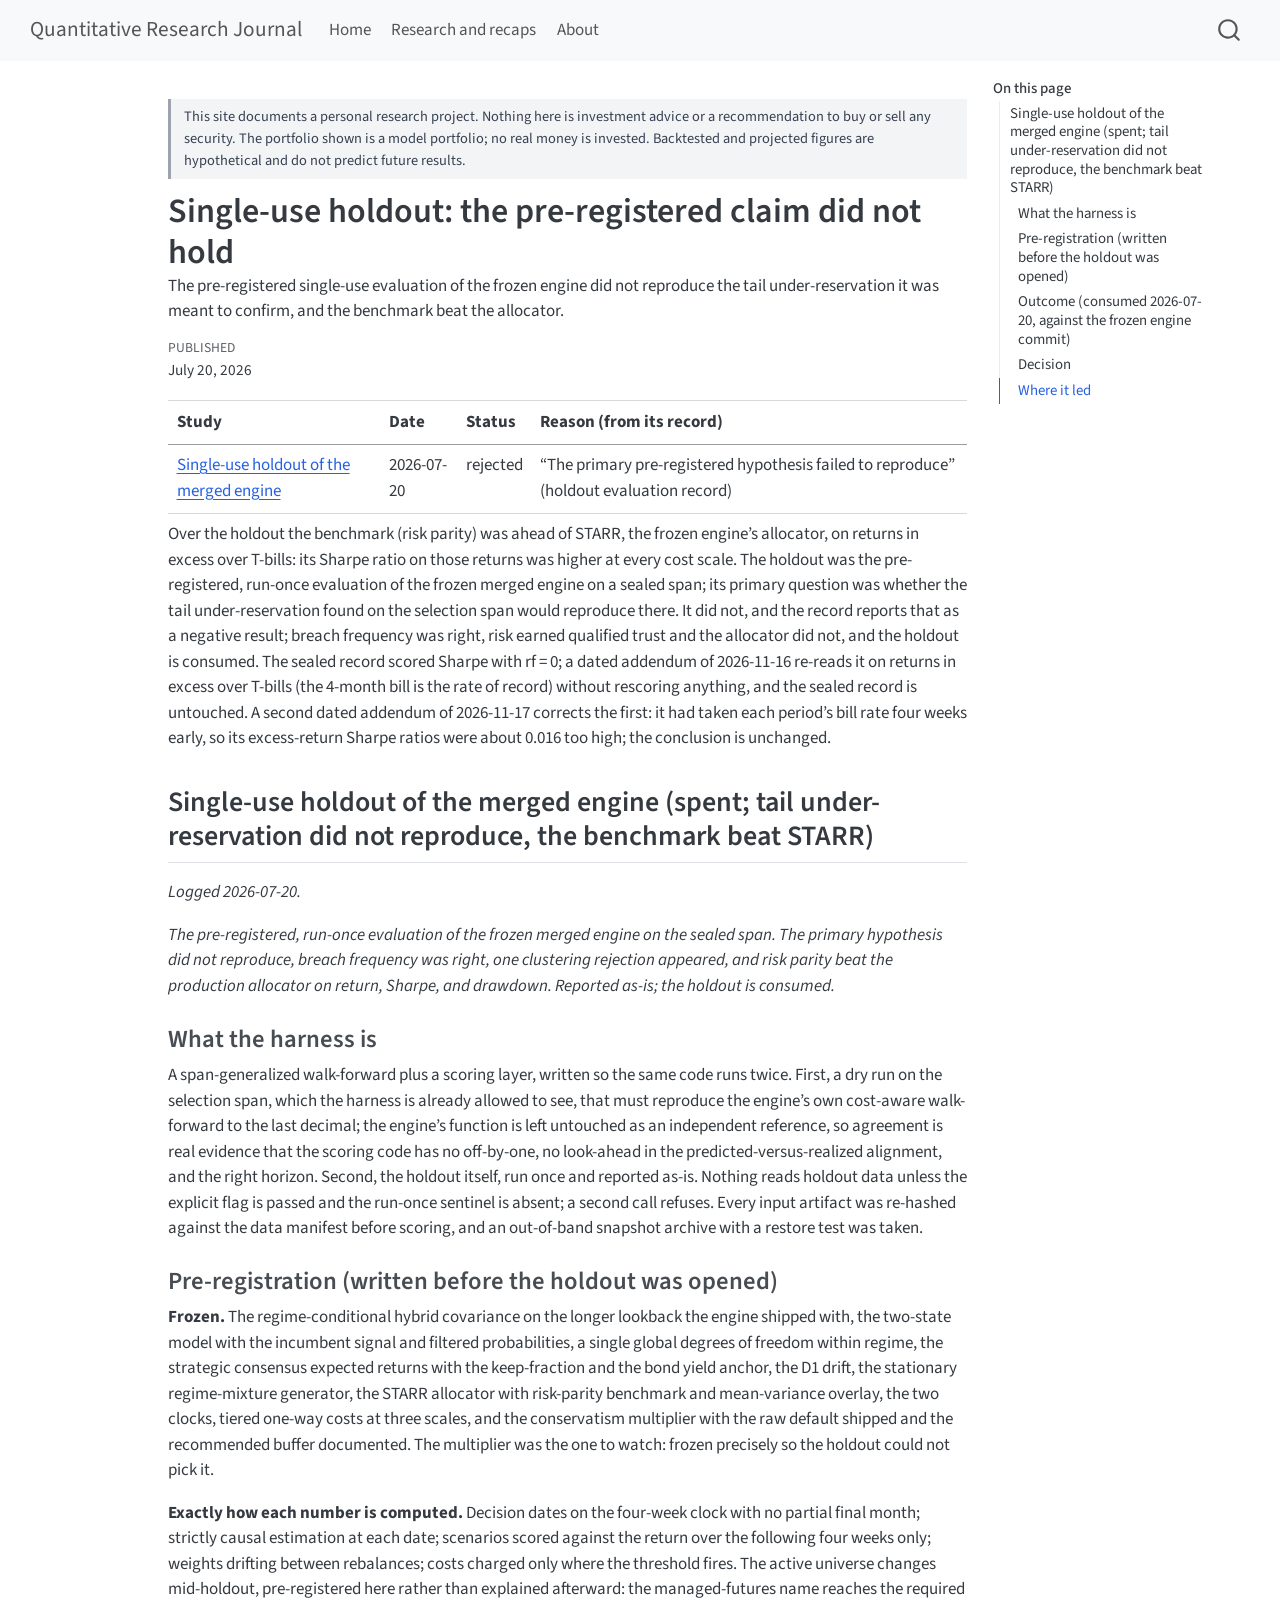
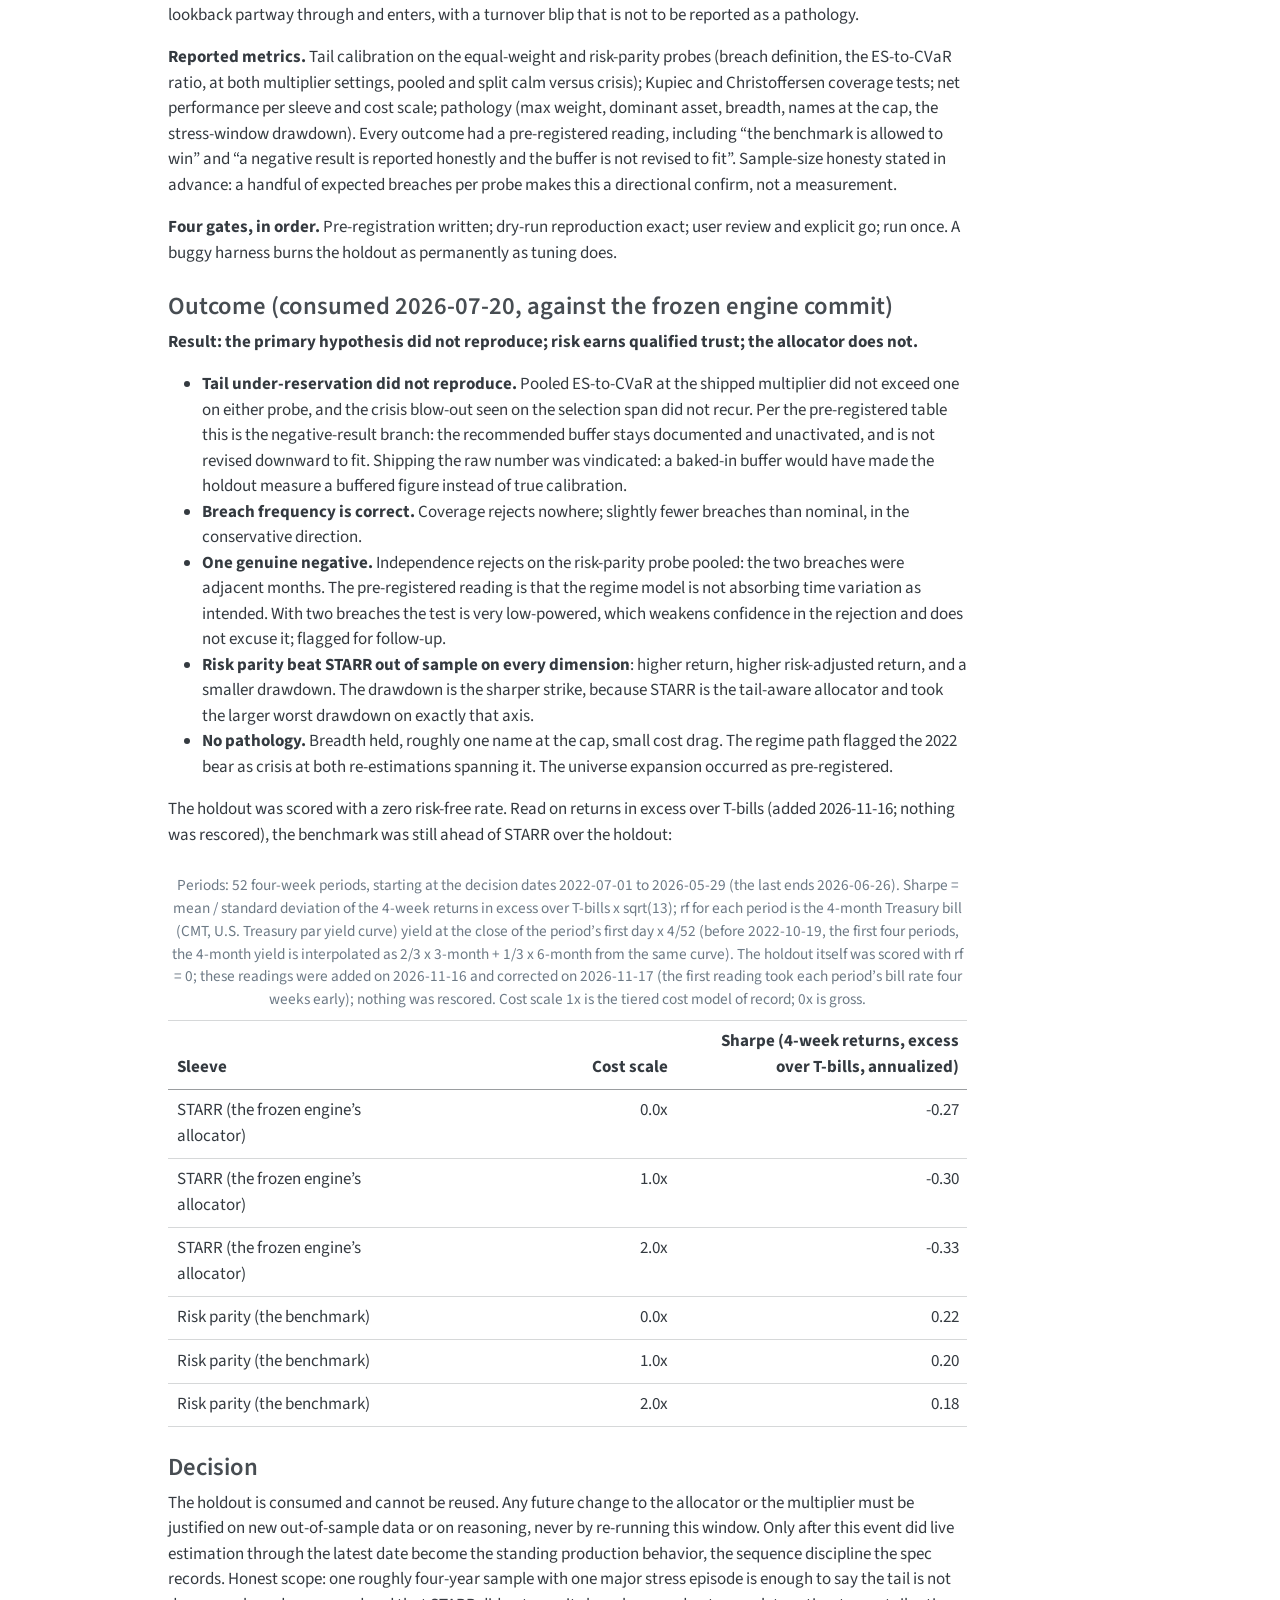
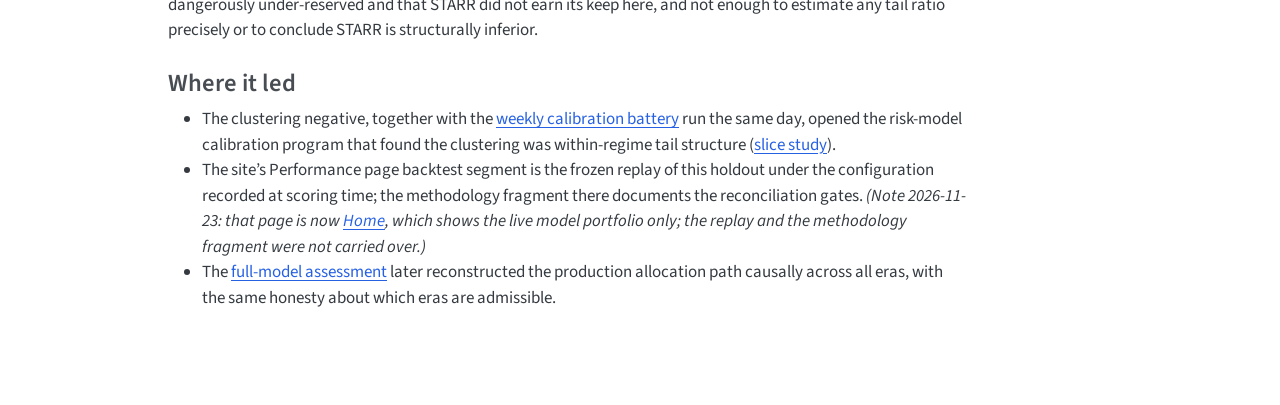
<file: research/holdout.html>
<!DOCTYPE html>
<html xmlns="http://www.w3.org/1999/xhtml" lang="en" xml:lang="en"><head>

<meta charset="utf-8">
<meta name="generator" content="quarto-1.10.18">

<meta name="viewport" content="width=device-width, initial-scale=1.0, user-scalable=yes">

<meta name="dcterms.date" content="2026-07-20">
<meta name="description" content="The pre-registered single-use evaluation of the frozen engine did not reproduce the tail under-reservation it was meant to confirm, and the benchmark beat the allocator.">

<title>Single-use holdout: the pre-registered claim did not hold – Quantitative Research Journal</title>
<style>
/* Default styles provided by pandoc.
** See https://pandoc.org/MANUAL.html#variables-for-html for config info.
*/
span.smallcaps{font-variant: small-caps;}
div.columns{display: flex; gap: 1.5em;}
div.column{flex: auto;}
@media screen {
div.columns{gap: min(4vw, 1.5em);}
div.column{overflow-x: auto;}
}
div.hanging-indent{margin-left: 1.5em; text-indent: -1.5em;}
ul.task-list{list-style: none;}
ul.task-list li input[type="checkbox"] {
  width: 0.8em;
  margin: 0 0.8em 0.2em -1em; /* quarto-specific, see https://github.com/quarto-dev/quarto-cli/issues/4556 */ 
  vertical-align: middle;
}
</style>


<script src="../site_libs/quarto-nav/quarto-nav.js"></script>
<script src="../site_libs/quarto-nav/headroom.min.js"></script>
<script src="../site_libs/clipboard/clipboard.min.js"></script>
<script src="../site_libs/quarto-search/autocomplete.umd.js"></script>
<script src="../site_libs/quarto-search/fuse.min.js"></script>
<script src="../site_libs/quarto-search/quarto-search.js"></script>
<meta name="quarto:offset" content="../">
<script src="../site_libs/quarto-html/quarto.js" type="module"></script>
<script src="../site_libs/quarto-html/tabsets/tabsets.js" type="module"></script>
<script src="../site_libs/quarto-html/popper.min.js"></script>
<script src="../site_libs/quarto-html/tippy.umd.min.js"></script>
<script src="../site_libs/quarto-html/anchor.min.js"></script>
<link href="../site_libs/quarto-html/tippy.css" rel="stylesheet">
<link href="../site_libs/quarto-html/quarto-syntax-highlighting-64a204ab8560d761af7679ceaba22944.css" rel="stylesheet" id="quarto-text-highlighting-styles">
<script src="../site_libs/bootstrap/bootstrap.min.js"></script>
<link href="../site_libs/bootstrap/bootstrap-icons.css" rel="stylesheet">
<link href="../site_libs/bootstrap/bootstrap-172ba59bd5e0b52282274ba0c0cc16fc.min.css" rel="stylesheet" append-hash="true" id="quarto-bootstrap" data-mode="light">
<script id="quarto-search-options" type="application/json">{
  "location": "navbar",
  "copy-button": false,
  "collapse-after": 3,
  "panel-placement": "end",
  "type": "overlay",
  "limit": 50,
  "keyboard-shortcut": [
    "f",
    "/",
    "s"
  ],
  "show-item-context": false,
  "language": {
    "search-no-results-text": "No results",
    "search-matching-documents-text": "matching documents",
    "search-copy-link-title": "Copy link to search",
    "search-hide-matches-text": "Hide additional matches",
    "search-more-match-text": "more match in this document",
    "search-more-matches-text": "more matches in this document",
    "search-clear-button-title": "Clear",
    "search-text-placeholder": "",
    "search-detached-cancel-button-title": "Cancel",
    "search-submit-button-title": "Submit",
    "search-label": "Search"
  }
}</script>


<link rel="stylesheet" href="../_support/styles.css">
</head>

<body class="nav-fixed quarto-light">

<div id="quarto-search-results"></div>
  <header id="quarto-header" class="headroom fixed-top">
    <nav class="navbar navbar-expand-lg " data-bs-theme="dark">
      <div class="navbar-container container-fluid">
      <div class="navbar-brand-container mx-auto">
    <a class="navbar-brand" href="../index.html">
    <span class="navbar-title">Quantitative Research Journal</span>
    </a>
  </div>
            <div id="quarto-search" class="" title="Search"></div>
          <button class="navbar-toggler" type="button" data-bs-toggle="collapse" data-bs-target="#navbarCollapse" aria-controls="navbarCollapse" role="menu" aria-expanded="false" aria-label="Toggle navigation" onclick="if (window.quartoToggleHeadroom) { window.quartoToggleHeadroom(); }">
  <span class="navbar-toggler-icon"></span>
</button>
          <div class="collapse navbar-collapse" id="navbarCollapse">
            <ul class="navbar-nav navbar-nav-scroll me-auto">
  <li class="nav-item">
    <a class="nav-link" href="../index.html"> 
<span class="menu-text">Home</span></a>
  </li>  
  <li class="nav-item">
    <a class="nav-link" href="../library.html"> 
<span class="menu-text">Research and recaps</span></a>
  </li>  
  <li class="nav-item">
    <a class="nav-link" href="../about.html"> 
<span class="menu-text">About</span></a>
  </li>  
</ul>
          </div> <!-- /navcollapse -->
            <div class="quarto-navbar-tools">
</div>
      </div> <!-- /container-fluid -->
    </nav>
</header>
<!-- content -->
<div id="quarto-content" class="quarto-container page-columns page-rows-contents page-layout-article page-navbar">
<!-- sidebar -->
<!-- margin-sidebar -->
    <div id="quarto-margin-sidebar" class="sidebar margin-sidebar">
        <nav id="TOC" role="doc-toc" class="toc-active">
    <h2 id="toc-title">On this page</h2>
   
  <ul>
  <li><a href="#e-2026-07-20-01" id="toc-e-2026-07-20-01" class="nav-link active" data-scroll-target="#e-2026-07-20-01">Single-use holdout of the merged engine (spent; tail under-reservation did not reproduce, the benchmark beat STARR)</a>
  <ul class="collapse">
  <li><a href="#what-the-harness-is" id="toc-what-the-harness-is" class="nav-link" data-scroll-target="#what-the-harness-is">What the harness is</a></li>
  <li><a href="#pre-registration-written-before-the-holdout-was-opened" id="toc-pre-registration-written-before-the-holdout-was-opened" class="nav-link" data-scroll-target="#pre-registration-written-before-the-holdout-was-opened">Pre-registration (written before the holdout was opened)</a></li>
  <li><a href="#outcome-consumed-2026-07-20-against-the-frozen-engine-commit" id="toc-outcome-consumed-2026-07-20-against-the-frozen-engine-commit" class="nav-link" data-scroll-target="#outcome-consumed-2026-07-20-against-the-frozen-engine-commit">Outcome (consumed 2026-07-20, against the frozen engine commit)</a></li>
  <li><a href="#decision" id="toc-decision" class="nav-link" data-scroll-target="#decision">Decision</a></li>
  <li><a href="#where-it-led" id="toc-where-it-led" class="nav-link" data-scroll-target="#where-it-led">Where it led</a></li>
  </ul></li>
  </ul>
</nav>
    </div>
<!-- main -->
<main class="content" id="quarto-document-content">
<div class="site-disclaimer" role="note">
<p>This site documents a personal research project. Nothing here is investment advice or a recommendation to buy or sell any security. The portfolio shown is a model portfolio; no real money is invested. Backtested and projected figures are hypothetical and do not predict future results.</p>
</div>

<header id="title-block-header" class="quarto-title-block default">
<div class="quarto-title">
<h1 class="title">Single-use holdout: the pre-registered claim did not hold</h1>
</div>

<div>
  <div class="description">
    The pre-registered single-use evaluation of the frozen engine did not reproduce the tail under-reservation it was meant to confirm, and the benchmark beat the allocator.
  </div>
</div>


<div class="quarto-title-meta">

    
    <div>
    <div class="quarto-title-meta-heading">Published</div>
    <div class="quarto-title-meta-contents">
      <p class="date">July 20, 2026</p>
    </div>
  </div>
  
    
  </div>
  


</header>


<table class="caption-top table">
<thead>
<tr class="header">
<th>Study</th>
<th>Date</th>
<th>Status</th>
<th>Reason (from its record)</th>
</tr>
</thead>
<tbody>
<tr class="odd">
<td><a href="#e-2026-07-20-01">Single-use holdout of the merged engine</a></td>
<td>2026-07-20</td>
<td>rejected</td>
<td>“The primary pre-registered hypothesis failed to reproduce” (holdout evaluation record)</td>
</tr>
</tbody>
</table>
<p>Over the holdout the benchmark (risk parity) was ahead of STARR, the frozen engine’s allocator, on returns in excess over T-bills: its Sharpe ratio on those returns was higher at every cost scale. The holdout was the pre-registered, run-once evaluation of the frozen merged engine on a sealed span; its primary question was whether the tail under-reservation found on the selection span would reproduce there. It did not, and the record reports that as a negative result; breach frequency was right, risk earned qualified trust and the allocator did not, and the holdout is consumed. The sealed record scored Sharpe with rf = 0; a dated addendum of 2026-11-16 re-reads it on returns in excess over T-bills (the 4-month bill is the rate of record) without rescoring anything, and the sealed record is untouched. A second dated addendum of 2026-11-17 corrects the first: it had taken each period’s bill rate four weeks early, so its excess-return Sharpe ratios were about 0.016 too high; the conclusion is unchanged.</p>
<section id="e-2026-07-20-01" class="level2">
<h2 class="anchored" data-anchor-id="e-2026-07-20-01">Single-use holdout of the merged engine (spent; tail under-reservation did not reproduce, the benchmark beat STARR)</h2>
<p><em>Logged 2026-07-20.</em></p>
<p><em>The pre-registered, run-once evaluation of the frozen merged engine on the sealed span. The primary hypothesis did not reproduce, breach frequency was right, one clustering rejection appeared, and risk parity beat the production allocator on return, Sharpe, and drawdown. Reported as-is; the holdout is consumed.</em></p>
<section id="what-the-harness-is" class="level3">
<h3 class="anchored" data-anchor-id="what-the-harness-is">What the harness is</h3>
<p>A span-generalized walk-forward plus a scoring layer, written so the same code runs twice. First, a dry run on the selection span, which the harness is already allowed to see, that must reproduce the engine’s own cost-aware walk-forward to the last decimal; the engine’s function is left untouched as an independent reference, so agreement is real evidence that the scoring code has no off-by-one, no look-ahead in the predicted-versus-realized alignment, and the right horizon. Second, the holdout itself, run once and reported as-is. Nothing reads holdout data unless the explicit flag is passed and the run-once sentinel is absent; a second call refuses. Every input artifact was re-hashed against the data manifest before scoring, and an out-of-band snapshot archive with a restore test was taken.</p>
</section>
<section id="pre-registration-written-before-the-holdout-was-opened" class="level3">
<h3 class="anchored" data-anchor-id="pre-registration-written-before-the-holdout-was-opened">Pre-registration (written before the holdout was opened)</h3>
<p><strong>Frozen.</strong> The regime-conditional hybrid covariance on the longer lookback the engine shipped with, the two-state model with the incumbent signal and filtered probabilities, a single global degrees of freedom within regime, the strategic consensus expected returns with the keep-fraction and the bond yield anchor, the D1 drift, the stationary regime-mixture generator, the STARR allocator with risk-parity benchmark and mean-variance overlay, the two clocks, tiered one-way costs at three scales, and the conservatism multiplier with the raw default shipped and the recommended buffer documented. The multiplier was the one to watch: frozen precisely so the holdout could not pick it.</p>
<p><strong>Exactly how each number is computed.</strong> Decision dates on the four-week clock with no partial final month; strictly causal estimation at each date; scenarios scored against the return over the following four weeks only; weights drifting between rebalances; costs charged only where the threshold fires. The active universe changes mid-holdout, pre-registered here rather than explained afterward: the managed-futures name reaches the required lookback partway through and enters, with a turnover blip that is not to be reported as a pathology.</p>
<p><strong>Reported metrics.</strong> Tail calibration on the equal-weight and risk-parity probes (breach definition, the ES-to-CVaR ratio, at both multiplier settings, pooled and split calm versus crisis); Kupiec and Christoffersen coverage tests; net performance per sleeve and cost scale; pathology (max weight, dominant asset, breadth, names at the cap, the stress-window drawdown). Every outcome had a pre-registered reading, including “the benchmark is allowed to win” and “a negative result is reported honestly and the buffer is not revised to fit”. Sample-size honesty stated in advance: a handful of expected breaches per probe makes this a directional confirm, not a measurement.</p>
<p><strong>Four gates, in order.</strong> Pre-registration written; dry-run reproduction exact; user review and explicit go; run once. A buggy harness burns the holdout as permanently as tuning does.</p>
</section>
<section id="outcome-consumed-2026-07-20-against-the-frozen-engine-commit" class="level3">
<h3 class="anchored" data-anchor-id="outcome-consumed-2026-07-20-against-the-frozen-engine-commit">Outcome (consumed 2026-07-20, against the frozen engine commit)</h3>
<p><strong>Result: the primary hypothesis did not reproduce; risk earns qualified trust; the allocator does not.</strong></p>
<ul>
<li><strong>Tail under-reservation did not reproduce.</strong> Pooled ES-to-CVaR at the shipped multiplier did not exceed one on either probe, and the crisis blow-out seen on the selection span did not recur. Per the pre-registered table this is the negative-result branch: the recommended buffer stays documented and unactivated, and is not revised downward to fit. Shipping the raw number was vindicated: a baked-in buffer would have made the holdout measure a buffered figure instead of true calibration.</li>
<li><strong>Breach frequency is correct.</strong> Coverage rejects nowhere; slightly fewer breaches than nominal, in the conservative direction.</li>
<li><strong>One genuine negative.</strong> Independence rejects on the risk-parity probe pooled: the two breaches were adjacent months. The pre-registered reading is that the regime model is not absorbing time variation as intended. With two breaches the test is very low-powered, which weakens confidence in the rejection and does not excuse it; flagged for follow-up.</li>
<li><strong>Risk parity beat STARR out of sample on every dimension</strong>: higher return, higher risk-adjusted return, and a smaller drawdown. The drawdown is the sharper strike, because STARR is the tail-aware allocator and took the larger worst drawdown on exactly that axis.</li>
<li><strong>No pathology.</strong> Breadth held, roughly one name at the cap, small cost drag. The regime path flagged the 2022 bear as crisis at both re-estimations spanning it. The universe expansion occurred as pre-registered.</li>
</ul>
<p>The holdout was scored with a zero risk-free rate. Read on returns in excess over T-bills (added 2026-11-16; nothing was rescored), the benchmark was still ahead of STARR over the holdout:</p>
<table class="caption-top table">
<caption>Periods: 52 four-week periods, starting at the decision dates 2022-07-01 to 2026-05-29 (the last ends 2026-06-26). Sharpe = mean / standard deviation of the 4-week returns in excess over T-bills x sqrt(13); rf for each period is the 4-month Treasury bill (CMT, U.S. Treasury par yield curve) yield at the close of the period’s first day x 4/52 (before 2022-10-19, the first four periods, the 4-month yield is interpolated as 2/3 x 3-month + 1/3 x 6-month from the same curve). The holdout itself was scored with rf = 0; these readings were added on 2026-11-16 and corrected on 2026-11-17 (the first reading took each period’s bill rate four weeks early); nothing was rescored. Cost scale 1x is the tiered cost model of record; 0x is gross.</caption>
<colgroup>
<col style="width: 27%">
<col style="width: 36%">
<col style="width: 36%">
</colgroup>
<thead>
<tr class="header">
<th>Sleeve</th>
<th style="text-align: right;">Cost scale</th>
<th style="text-align: right;">Sharpe (4-week returns, excess over T-bills, annualized)</th>
</tr>
</thead>
<tbody>
<tr class="odd">
<td>STARR (the frozen engine’s allocator)</td>
<td style="text-align: right;">0.0x</td>
<td style="text-align: right;">-0.27</td>
</tr>
<tr class="even">
<td>STARR (the frozen engine’s allocator)</td>
<td style="text-align: right;">1.0x</td>
<td style="text-align: right;">-0.30</td>
</tr>
<tr class="odd">
<td>STARR (the frozen engine’s allocator)</td>
<td style="text-align: right;">2.0x</td>
<td style="text-align: right;">-0.33</td>
</tr>
<tr class="even">
<td>Risk parity (the benchmark)</td>
<td style="text-align: right;">0.0x</td>
<td style="text-align: right;">0.22</td>
</tr>
<tr class="odd">
<td>Risk parity (the benchmark)</td>
<td style="text-align: right;">1.0x</td>
<td style="text-align: right;">0.20</td>
</tr>
<tr class="even">
<td>Risk parity (the benchmark)</td>
<td style="text-align: right;">2.0x</td>
<td style="text-align: right;">0.18</td>
</tr>
</tbody>
</table>
</section>
<section id="decision" class="level3">
<h3 class="anchored" data-anchor-id="decision">Decision</h3>
<p>The holdout is consumed and cannot be reused. Any future change to the allocator or the multiplier must be justified on new out-of-sample data or on reasoning, never by re-running this window. Only after this event did live estimation through the latest date become the standing production behavior, the sequence discipline the spec records. Honest scope: one roughly four-year sample with one major stress episode is enough to say the tail is not dangerously under-reserved and that STARR did not earn its keep here, and not enough to estimate any tail ratio precisely or to conclude STARR is structurally inferior.</p>
</section>
<section id="where-it-led" class="level3">
<h3 class="anchored" data-anchor-id="where-it-led">Where it led</h3>
<ul>
<li>The clustering negative, together with the <a href="../research/risk-calibration.html#e-2026-07-20-03">weekly calibration battery</a> run the same day, opened the risk-model calibration program that found the clustering was within-regime tail structure (<a href="../research/risk-calibration.html#e-2026-07-21-02">slice study</a>).</li>
<li>The site’s Performance page backtest segment is the frozen replay of this holdout under the configuration recorded at scoring time; the methodology fragment there documents the reconciliation gates. <em>(Note 2026-11-23: that page is now <a href="../index.html">Home</a>, which shows the live model portfolio only; the replay and the methodology fragment were not carried over.)</em></li>
<li>The <a href="../research/risk-calibration.html#e-2026-07-27-01">full-model assessment</a> later reconstructed the production allocation path causally across all eras, with the same honesty about which eras are admissible.</li>
</ul>


</section>
</section>

</main> <!-- /main -->
<script id="quarto-html-after-body" type="application/javascript">
  window.document.addEventListener("DOMContentLoaded", function (event) {
    const icon = "";
    const anchorJS = new window.AnchorJS();
    anchorJS.options = {
      placement: 'right',
      icon: icon
    };
    anchorJS.add('.anchored');
    const isCodeAnnotation = (el) => {
      for (const clz of el.classList) {
        if (clz.startsWith('code-annotation-')) {                     
          return true;
        }
      }
      return false;
    }
    const onCopySuccess = function(e) {
      // button target
      const button = e.trigger;
      // don't keep focus
      button.blur();
      // flash "checked"
      button.classList.add('code-copy-button-checked');
      var currentTitle = button.getAttribute("title");
      button.setAttribute("title", "Copied!");
      let tooltip;
      if (window.bootstrap) {
        button.setAttribute("data-bs-toggle", "tooltip");
        button.setAttribute("data-bs-placement", "left");
        button.setAttribute("data-bs-title", "Copied!");
        tooltip = new bootstrap.Tooltip(button, 
          { trigger: "manual", 
            customClass: "code-copy-button-tooltip",
            offset: [0, -8]});
        tooltip.show();    
      }
      setTimeout(function() {
        if (tooltip) {
          tooltip.hide();
          button.removeAttribute("data-bs-title");
          button.removeAttribute("data-bs-toggle");
          button.removeAttribute("data-bs-placement");
        }
        button.setAttribute("title", currentTitle);
        button.classList.remove('code-copy-button-checked');
      }, 1000);
      // clear code selection
      e.clearSelection();
    }
    const getTextToCopy = function(trigger) {
      const outerScaffold = trigger.parentElement.cloneNode(true);
      const codeEl = outerScaffold.querySelector('code');
      for (const childEl of codeEl.children) {
        if (isCodeAnnotation(childEl)) {
          childEl.remove();
        }
      }
      return codeEl.innerText;
    }
    const clipboard = new window.ClipboardJS('.code-copy-button:not([data-in-quarto-modal])', {
      text: getTextToCopy
    });
    clipboard.on('success', onCopySuccess);
    if (window.document.getElementById('quarto-embedded-source-code-modal')) {
      const clipboardModal = new window.ClipboardJS('.code-copy-button[data-in-quarto-modal]', {
        text: getTextToCopy,
        container: window.document.getElementById('quarto-embedded-source-code-modal')
      });
      clipboardModal.on('success', onCopySuccess);
    }
      var localhostRegex = new RegExp(/^(?:http|https):\/\/localhost\:?[0-9]*\//);
      var mailtoRegex = new RegExp(/^mailto:/);
        var filterRegex = new RegExp('/' + window.location.host + '/');
      var isInternal = (href) => {
          return filterRegex.test(href) || localhostRegex.test(href) || mailtoRegex.test(href);
      }
      // Inspect non-navigation links and adorn them if external
     var links = window.document.querySelectorAll('a[href]:not(.nav-link):not(.navbar-brand):not(.toc-action):not(.sidebar-link):not(.sidebar-item-toggle):not(.pagination-link):not(.no-external):not([aria-hidden]):not(.dropdown-item):not(.quarto-navigation-tool):not(.about-link)');
      for (var i=0; i<links.length; i++) {
        const link = links[i];
        if (!isInternal(link.href)) {
          // undo the damage that might have been done by quarto-nav.js in the case of
          // links that we want to consider external
          if (link.dataset.originalHref !== undefined) {
            link.href = link.dataset.originalHref;
          }
        }
      }
    function tippyHover(el, contentFn, onTriggerFn, onUntriggerFn) {
      const config = {
        allowHTML: true,
        maxWidth: 500,
        delay: 100,
        arrow: false,
        appendTo: function(el) {
            return el.parentElement;
        },
        interactive: true,
        interactiveBorder: 10,
        theme: 'quarto',
        placement: 'bottom-start',
      };
      if (contentFn) {
        config.content = contentFn;
      }
      if (onTriggerFn) {
        config.onTrigger = onTriggerFn;
      }
      if (onUntriggerFn) {
        config.onUntrigger = onUntriggerFn;
      }
      window.tippy(el, config); 
    }
    const noterefs = window.document.querySelectorAll('a[role="doc-noteref"]');
    for (var i=0; i<noterefs.length; i++) {
      const ref = noterefs[i];
      tippyHover(ref, function() {
        // use id or data attribute instead here
        let href = ref.getAttribute('data-footnote-href') || ref.getAttribute('href');
        try { href = new URL(href).hash; } catch {}
        const id = href.replace(/^#\/?/, "");
        const note = window.document.getElementById(id);
        if (note) {
          return note.innerHTML;
        } else {
          return "";
        }
      });
    }
    const xrefs = window.document.querySelectorAll('a.quarto-xref');
    const processXRef = (id, note) => {
      // Strip column container classes
      const stripColumnClz = (el) => {
        el.classList.remove("page-full", "page-columns");
        if (el.children) {
          for (const child of el.children) {
            stripColumnClz(child);
          }
        }
      }
      stripColumnClz(note)
      if (id === null || id.startsWith('sec-')) {
        // Special case sections, only their first couple elements
        const container = document.createElement("div");
        if (note.children && note.children.length > 2) {
          container.appendChild(note.children[0].cloneNode(true));
          for (let i = 1; i < note.children.length; i++) {
            const child = note.children[i];
            if (child.tagName === "P" && child.innerText === "") {
              continue;
            } else {
              container.appendChild(child.cloneNode(true));
              break;
            }
          }
          if (window.Quarto?.typesetMath) {
            window.Quarto.typesetMath(container);
          }
          return container.innerHTML
        } else {
          if (window.Quarto?.typesetMath) {
            window.Quarto.typesetMath(note);
          }
          return note.innerHTML;
        }
      } else {
        // Remove any anchor links if they are present
        const anchorLink = note.querySelector('a.anchorjs-link');
        if (anchorLink) {
          anchorLink.remove();
        }
        if (window.Quarto?.typesetMath) {
          window.Quarto.typesetMath(note);
        }
        if (note.classList.contains("callout")) {
          return note.outerHTML;
        } else {
          return note.innerHTML;
        }
      }
    }
    for (var i=0; i<xrefs.length; i++) {
      const xref = xrefs[i];
      tippyHover(xref, undefined, function(instance) {
        instance.disable();
        let url = xref.getAttribute('href');
        let hash = undefined; 
        if (url.startsWith('#')) {
          hash = url;
        } else {
          try { hash = new URL(url).hash; } catch {}
        }
        if (hash) {
          const id = hash.replace(/^#\/?/, "");
          const note = window.document.getElementById(id);
          if (note !== null) {
            try {
              const html = processXRef(id, note.cloneNode(true));
              instance.setContent(html);
            } finally {
              instance.enable();
              instance.show();
            }
          } else {
            // See if we can fetch this
            fetch(url.split('#')[0])
            .then(res => res.text())
            .then(html => {
              const parser = new DOMParser();
              const htmlDoc = parser.parseFromString(html, "text/html");
              const note = htmlDoc.getElementById(id);
              if (note !== null) {
                const html = processXRef(id, note);
                instance.setContent(html);
              } 
            }).finally(() => {
              instance.enable();
              instance.show();
            });
          }
        } else {
          // See if we can fetch a full url (with no hash to target)
          // This is a special case and we should probably do some content thinning / targeting
          fetch(url)
          .then(res => res.text())
          .then(html => {
            const parser = new DOMParser();
            const htmlDoc = parser.parseFromString(html, "text/html");
            const note = htmlDoc.querySelector('main.content');
            if (note !== null) {
              // This should only happen for chapter cross references
              // (since there is no id in the URL)
              // remove the first header
              if (note.children.length > 0 && note.children[0].tagName === "HEADER") {
                note.children[0].remove();
              }
              const html = processXRef(null, note);
              instance.setContent(html);
            } 
          }).finally(() => {
            instance.enable();
            instance.show();
          });
        }
      }, function(instance) {
      });
    }
        let selectedAnnoteEl;
        const selectorForAnnotation = ( cell, annotation) => {
          let cellAttr = 'data-code-cell="' + cell + '"';
          let lineAttr = 'data-code-annotation="' +  annotation + '"';
          const selector = 'span[' + cellAttr + '][' + lineAttr + ']';
          return selector;
        }
        const selectCodeLines = (annoteEl) => {
          const doc = window.document;
          const targetCell = annoteEl.getAttribute("data-target-cell");
          const targetAnnotation = annoteEl.getAttribute("data-target-annotation");
          const annoteSpan = window.document.querySelector(selectorForAnnotation(targetCell, targetAnnotation));
          const lines = annoteSpan.getAttribute("data-code-lines").split(",");
          const lineIds = lines.map((line) => {
            return targetCell + "-" + line;
          })
          let top = null;
          let height = null;
          let parent = null;
          if (lineIds.length > 0) {
              //compute the position of the single el (top and bottom and make a div)
              const el = window.document.getElementById(lineIds[0]);
              top = el.offsetTop;
              height = el.offsetHeight;
              parent = el.parentElement.parentElement;
            if (lineIds.length > 1) {
              const lastEl = window.document.getElementById(lineIds[lineIds.length - 1]);
              const bottom = lastEl.offsetTop + lastEl.offsetHeight;
              height = bottom - top;
            }
            if (top !== null && height !== null && parent !== null) {
              // cook up a div (if necessary) and position it 
              let div = window.document.getElementById("code-annotation-line-highlight");
              if (div === null) {
                div = window.document.createElement("div");
                div.setAttribute("id", "code-annotation-line-highlight");
                div.style.position = 'absolute';
                parent.appendChild(div);
              }
              div.style.top = top - 2 + "px";
              div.style.height = height + 4 + "px";
              div.style.left = 0;
              let gutterDiv = window.document.getElementById("code-annotation-line-highlight-gutter");
              if (gutterDiv === null) {
                gutterDiv = window.document.createElement("div");
                gutterDiv.setAttribute("id", "code-annotation-line-highlight-gutter");
                gutterDiv.style.position = 'absolute';
                const codeCell = window.document.getElementById(targetCell);
                const gutter = codeCell.querySelector('.code-annotation-gutter');
                gutter.appendChild(gutterDiv);
              }
              gutterDiv.style.top = top - 2 + "px";
              gutterDiv.style.height = height + 4 + "px";
            }
            selectedAnnoteEl = annoteEl;
          }
        };
        const unselectCodeLines = () => {
          const elementsIds = ["code-annotation-line-highlight", "code-annotation-line-highlight-gutter"];
          elementsIds.forEach((elId) => {
            const div = window.document.getElementById(elId);
            if (div) {
              div.remove();
            }
          });
          selectedAnnoteEl = undefined;
        };
          // Handle positioning of the toggle
      window.addEventListener(
        "resize",
        throttle(() => {
          elRect = undefined;
          if (selectedAnnoteEl) {
            selectCodeLines(selectedAnnoteEl);
          }
        }, 10)
      );
      function throttle(fn, ms) {
      let throttle = false;
      let timer;
        return (...args) => {
          if(!throttle) { // first call gets through
              fn.apply(this, args);
              throttle = true;
          } else { // all the others get throttled
              if(timer) clearTimeout(timer); // cancel #2
              timer = setTimeout(() => {
                fn.apply(this, args);
                timer = throttle = false;
              }, ms);
          }
        };
      }
        // Attach click handler to the DT
        const annoteDls = window.document.querySelectorAll('dt[data-target-cell]');
        for (const annoteDlNode of annoteDls) {
          annoteDlNode.addEventListener('click', (event) => {
            const clickedEl = event.target;
            if (clickedEl !== selectedAnnoteEl) {
              unselectCodeLines();
              const activeEl = window.document.querySelector('dt[data-target-cell].code-annotation-active');
              if (activeEl) {
                activeEl.classList.remove('code-annotation-active');
              }
              selectCodeLines(clickedEl);
              clickedEl.classList.add('code-annotation-active');
            } else {
              // Unselect the line
              unselectCodeLines();
              clickedEl.classList.remove('code-annotation-active');
            }
          });
        }
    const findCites = (el) => {
      const parentEl = el.parentElement;
      if (parentEl) {
        const cites = parentEl.dataset.cites;
        if (cites) {
          return {
            el,
            cites: cites.split(' ')
          };
        } else {
          return findCites(el.parentElement)
        }
      } else {
        return undefined;
      }
    };
    var bibliorefs = window.document.querySelectorAll('a[role="doc-biblioref"]');
    for (var i=0; i<bibliorefs.length; i++) {
      const ref = bibliorefs[i];
      const citeInfo = findCites(ref);
      if (citeInfo) {
        tippyHover(citeInfo.el, function() {
          var popup = window.document.createElement('div');
          citeInfo.cites.forEach(function(cite) {
            var citeDiv = window.document.createElement('div');
            citeDiv.classList.add('hanging-indent');
            citeDiv.classList.add('csl-entry');
            var biblioDiv = window.document.getElementById('ref-' + cite);
            if (biblioDiv) {
              citeDiv.innerHTML = biblioDiv.innerHTML;
            }
            popup.appendChild(citeDiv);
          });
          return popup.innerHTML;
        });
      }
    }
  });
  </script>
</div> <!-- /content -->




</body></html>
</file>
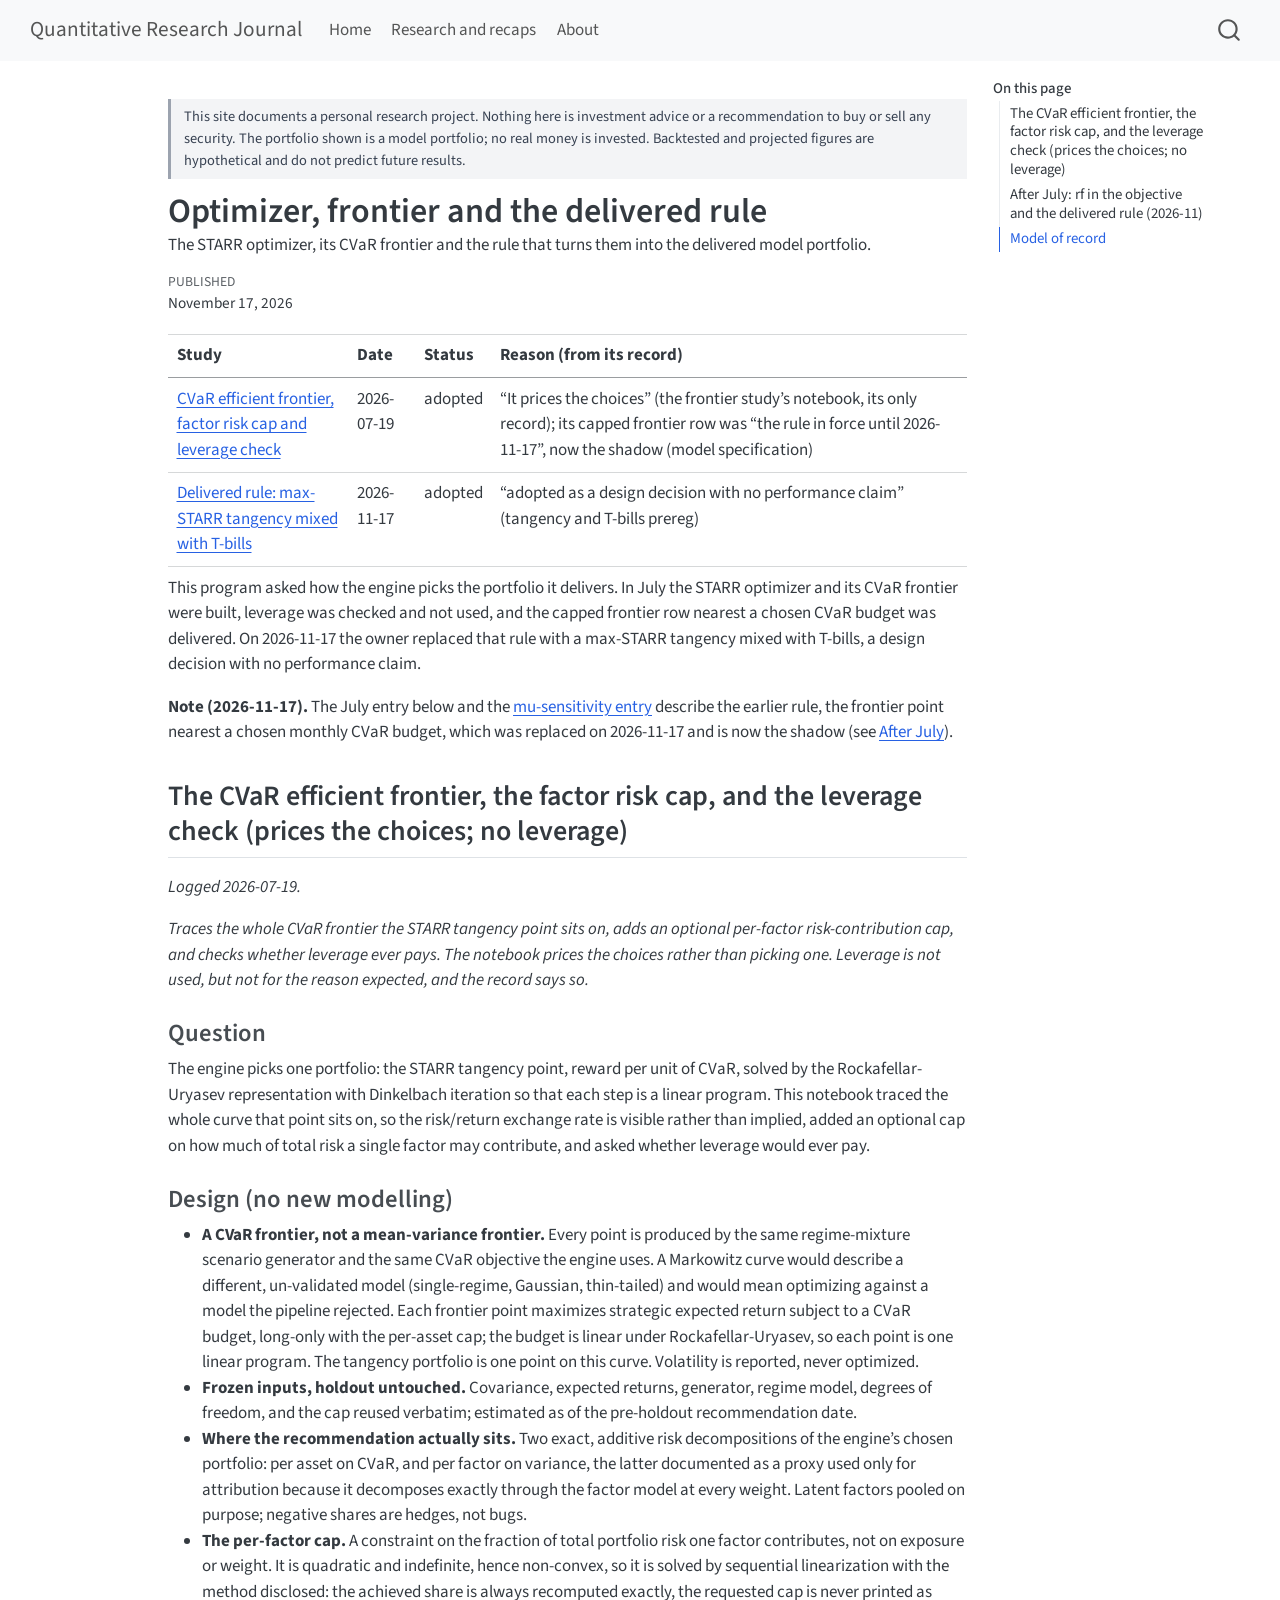
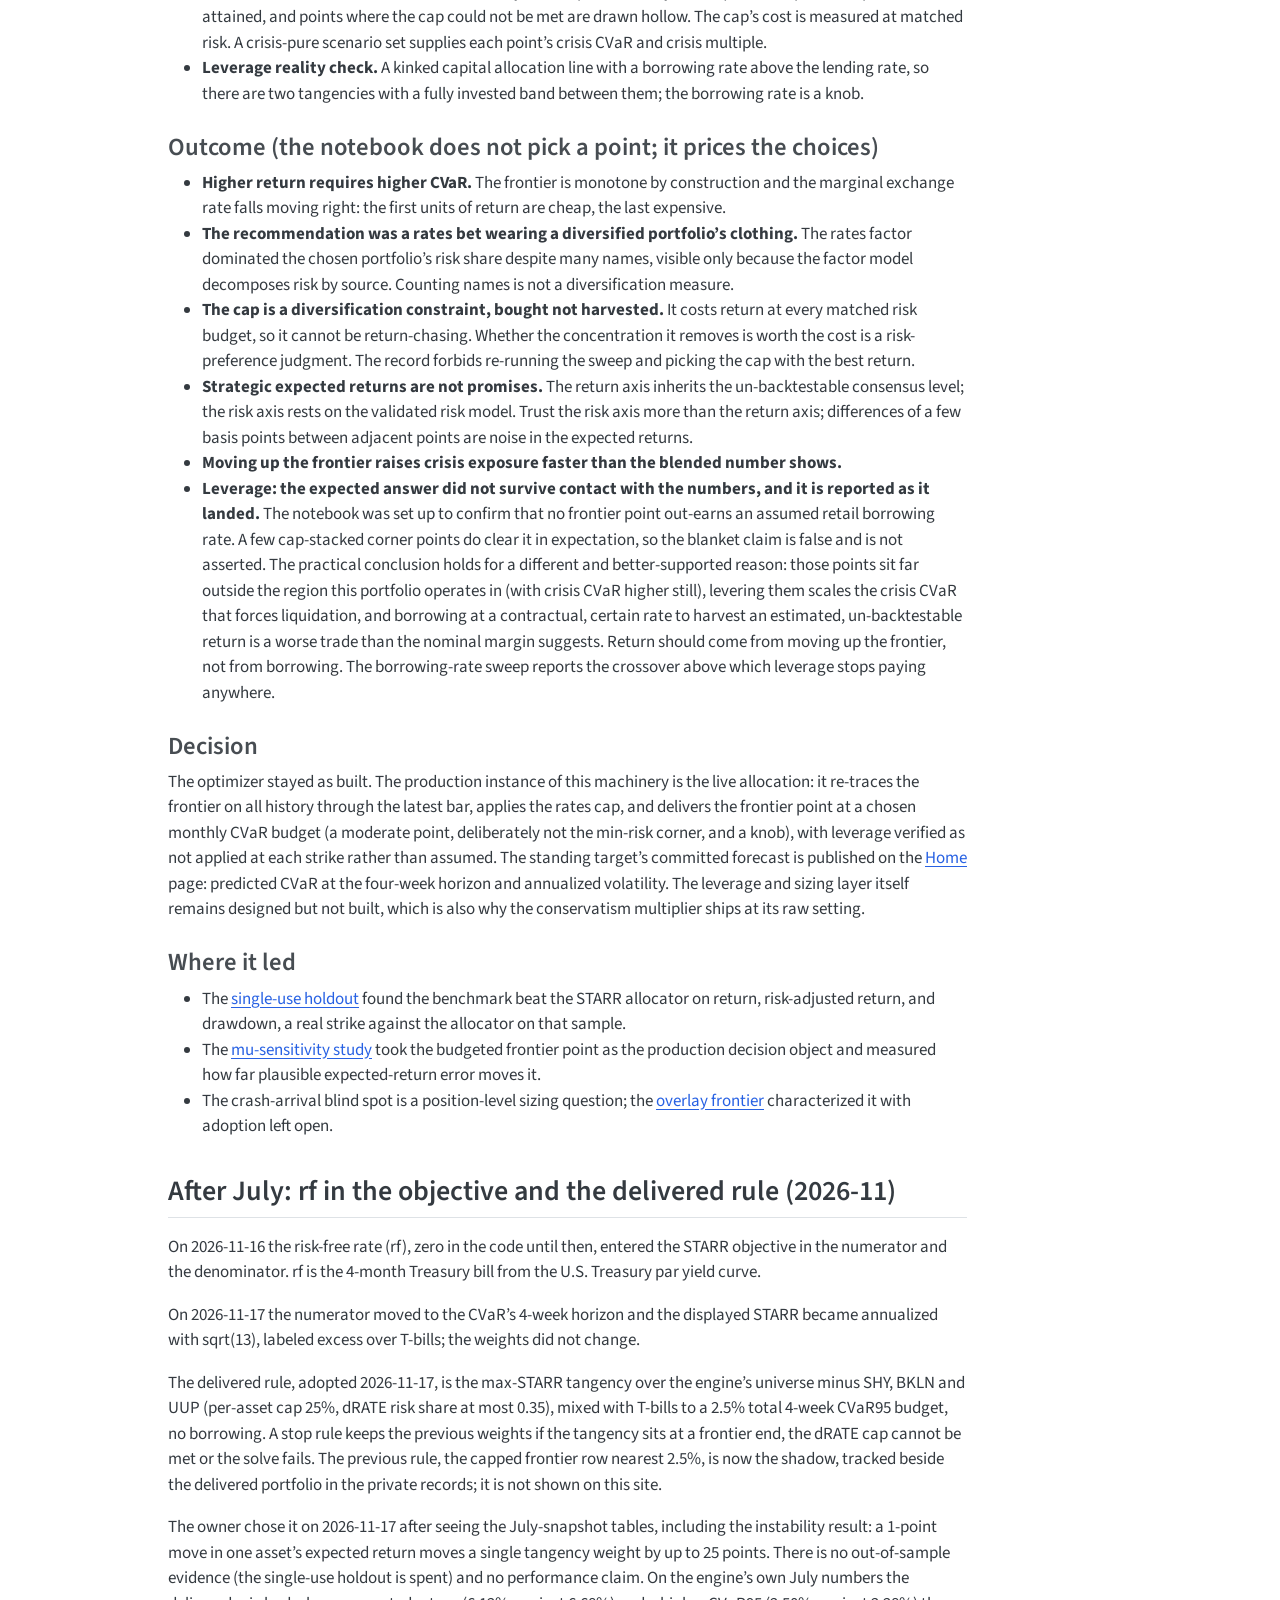
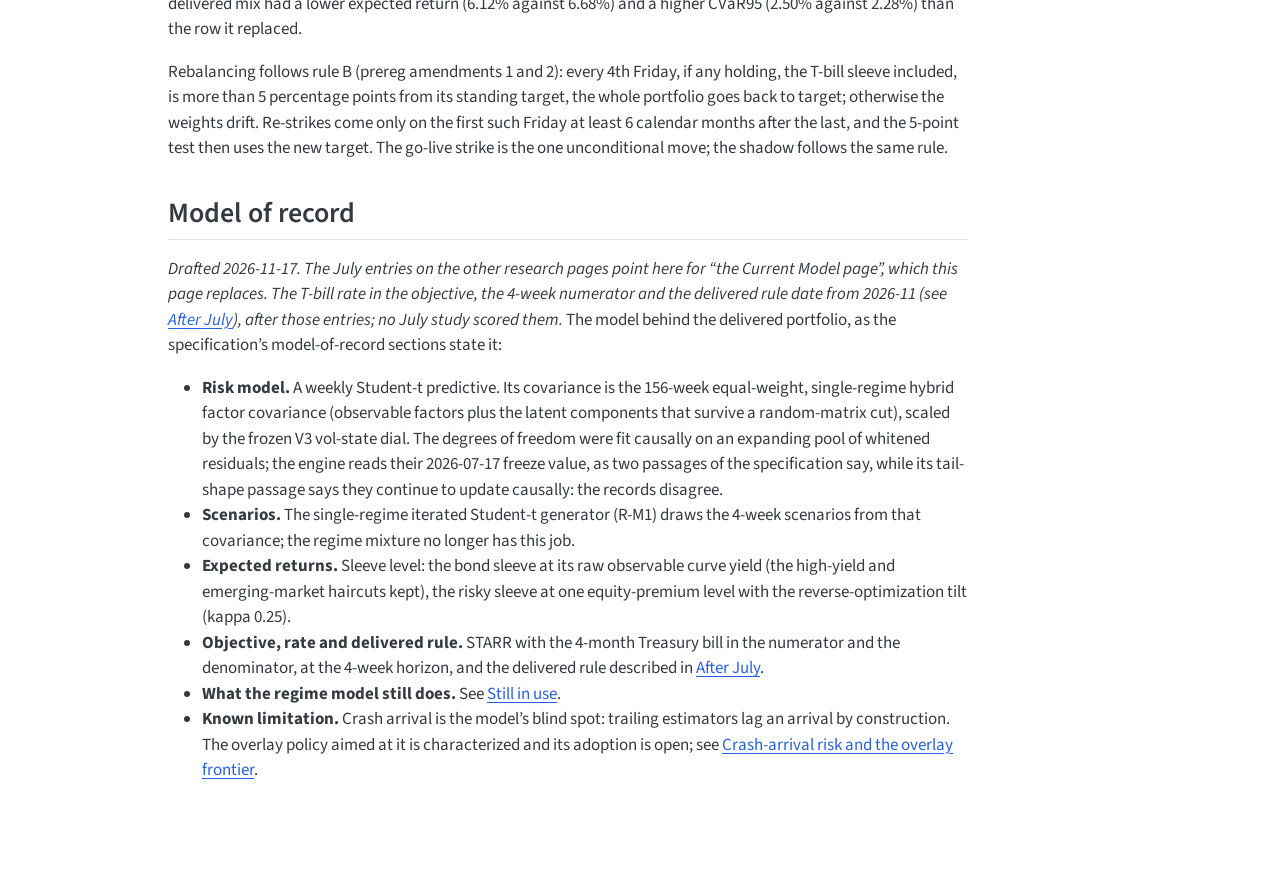
<file: research/optimizer-delivered-rule.html>
<!DOCTYPE html>
<html xmlns="http://www.w3.org/1999/xhtml" lang="en" xml:lang="en"><head>

<meta charset="utf-8">
<meta name="generator" content="quarto-1.10.18">

<meta name="viewport" content="width=device-width, initial-scale=1.0, user-scalable=yes">

<meta name="dcterms.date" content="2026-11-17">
<meta name="description" content="The STARR optimizer, its CVaR frontier and the rule that turns them into the delivered model portfolio.">

<title>Optimizer, frontier and the delivered rule – Quantitative Research Journal</title>
<style>
/* Default styles provided by pandoc.
** See https://pandoc.org/MANUAL.html#variables-for-html for config info.
*/
span.smallcaps{font-variant: small-caps;}
div.columns{display: flex; gap: 1.5em;}
div.column{flex: auto;}
@media screen {
div.columns{gap: min(4vw, 1.5em);}
div.column{overflow-x: auto;}
}
div.hanging-indent{margin-left: 1.5em; text-indent: -1.5em;}
ul.task-list{list-style: none;}
ul.task-list li input[type="checkbox"] {
  width: 0.8em;
  margin: 0 0.8em 0.2em -1em; /* quarto-specific, see https://github.com/quarto-dev/quarto-cli/issues/4556 */ 
  vertical-align: middle;
}
</style>


<script src="../site_libs/quarto-nav/quarto-nav.js"></script>
<script src="../site_libs/quarto-nav/headroom.min.js"></script>
<script src="../site_libs/clipboard/clipboard.min.js"></script>
<script src="../site_libs/quarto-search/autocomplete.umd.js"></script>
<script src="../site_libs/quarto-search/fuse.min.js"></script>
<script src="../site_libs/quarto-search/quarto-search.js"></script>
<meta name="quarto:offset" content="../">
<script src="../site_libs/quarto-html/quarto.js" type="module"></script>
<script src="../site_libs/quarto-html/tabsets/tabsets.js" type="module"></script>
<script src="../site_libs/quarto-html/popper.min.js"></script>
<script src="../site_libs/quarto-html/tippy.umd.min.js"></script>
<script src="../site_libs/quarto-html/anchor.min.js"></script>
<link href="../site_libs/quarto-html/tippy.css" rel="stylesheet">
<link href="../site_libs/quarto-html/quarto-syntax-highlighting-64a204ab8560d761af7679ceaba22944.css" rel="stylesheet" id="quarto-text-highlighting-styles">
<script src="../site_libs/bootstrap/bootstrap.min.js"></script>
<link href="../site_libs/bootstrap/bootstrap-icons.css" rel="stylesheet">
<link href="../site_libs/bootstrap/bootstrap-172ba59bd5e0b52282274ba0c0cc16fc.min.css" rel="stylesheet" append-hash="true" id="quarto-bootstrap" data-mode="light">
<script id="quarto-search-options" type="application/json">{
  "location": "navbar",
  "copy-button": false,
  "collapse-after": 3,
  "panel-placement": "end",
  "type": "overlay",
  "limit": 50,
  "keyboard-shortcut": [
    "f",
    "/",
    "s"
  ],
  "show-item-context": false,
  "language": {
    "search-no-results-text": "No results",
    "search-matching-documents-text": "matching documents",
    "search-copy-link-title": "Copy link to search",
    "search-hide-matches-text": "Hide additional matches",
    "search-more-match-text": "more match in this document",
    "search-more-matches-text": "more matches in this document",
    "search-clear-button-title": "Clear",
    "search-text-placeholder": "",
    "search-detached-cancel-button-title": "Cancel",
    "search-submit-button-title": "Submit",
    "search-label": "Search"
  }
}</script>


<link rel="stylesheet" href="../_support/styles.css">
</head>

<body class="nav-fixed quarto-light">

<div id="quarto-search-results"></div>
  <header id="quarto-header" class="headroom fixed-top">
    <nav class="navbar navbar-expand-lg " data-bs-theme="dark">
      <div class="navbar-container container-fluid">
      <div class="navbar-brand-container mx-auto">
    <a class="navbar-brand" href="../index.html">
    <span class="navbar-title">Quantitative Research Journal</span>
    </a>
  </div>
            <div id="quarto-search" class="" title="Search"></div>
          <button class="navbar-toggler" type="button" data-bs-toggle="collapse" data-bs-target="#navbarCollapse" aria-controls="navbarCollapse" role="menu" aria-expanded="false" aria-label="Toggle navigation" onclick="if (window.quartoToggleHeadroom) { window.quartoToggleHeadroom(); }">
  <span class="navbar-toggler-icon"></span>
</button>
          <div class="collapse navbar-collapse" id="navbarCollapse">
            <ul class="navbar-nav navbar-nav-scroll me-auto">
  <li class="nav-item">
    <a class="nav-link" href="../index.html"> 
<span class="menu-text">Home</span></a>
  </li>  
  <li class="nav-item">
    <a class="nav-link" href="../library.html"> 
<span class="menu-text">Research and recaps</span></a>
  </li>  
  <li class="nav-item">
    <a class="nav-link" href="../about.html"> 
<span class="menu-text">About</span></a>
  </li>  
</ul>
          </div> <!-- /navcollapse -->
            <div class="quarto-navbar-tools">
</div>
      </div> <!-- /container-fluid -->
    </nav>
</header>
<!-- content -->
<div id="quarto-content" class="quarto-container page-columns page-rows-contents page-layout-article page-navbar">
<!-- sidebar -->
<!-- margin-sidebar -->
    <div id="quarto-margin-sidebar" class="sidebar margin-sidebar">
        <nav id="TOC" role="doc-toc" class="toc-active">
    <h2 id="toc-title">On this page</h2>
   
  <ul>
  <li><a href="#e-2026-07-19-01" id="toc-e-2026-07-19-01" class="nav-link active" data-scroll-target="#e-2026-07-19-01">The CVaR efficient frontier, the factor risk cap, and the leverage check (prices the choices; no leverage)</a>
  <ul class="collapse">
  <li><a href="#question" id="toc-question" class="nav-link" data-scroll-target="#question">Question</a></li>
  <li><a href="#design-no-new-modelling" id="toc-design-no-new-modelling" class="nav-link" data-scroll-target="#design-no-new-modelling">Design (no new modelling)</a></li>
  <li><a href="#outcome-the-notebook-does-not-pick-a-point-it-prices-the-choices" id="toc-outcome-the-notebook-does-not-pick-a-point-it-prices-the-choices" class="nav-link" data-scroll-target="#outcome-the-notebook-does-not-pick-a-point-it-prices-the-choices">Outcome (the notebook does not pick a point; it prices the choices)</a></li>
  <li><a href="#decision" id="toc-decision" class="nav-link" data-scroll-target="#decision">Decision</a></li>
  <li><a href="#where-it-led" id="toc-where-it-led" class="nav-link" data-scroll-target="#where-it-led">Where it led</a></li>
  </ul></li>
  <li><a href="#after-july" id="toc-after-july" class="nav-link" data-scroll-target="#after-july">After July: rf in the objective and the delivered rule (2026-11)</a></li>
  <li><a href="#model-of-record" id="toc-model-of-record" class="nav-link" data-scroll-target="#model-of-record">Model of record</a></li>
  </ul>
</nav>
    </div>
<!-- main -->
<main class="content" id="quarto-document-content">
<div class="site-disclaimer" role="note">
<p>This site documents a personal research project. Nothing here is investment advice or a recommendation to buy or sell any security. The portfolio shown is a model portfolio; no real money is invested. Backtested and projected figures are hypothetical and do not predict future results.</p>
</div>

<header id="title-block-header" class="quarto-title-block default">
<div class="quarto-title">
<h1 class="title">Optimizer, frontier and the delivered rule</h1>
</div>

<div>
  <div class="description">
    The STARR optimizer, its CVaR frontier and the rule that turns them into the delivered model portfolio.
  </div>
</div>


<div class="quarto-title-meta">

    
    <div>
    <div class="quarto-title-meta-heading">Published</div>
    <div class="quarto-title-meta-contents">
      <p class="date">November 17, 2026</p>
    </div>
  </div>
  
    
  </div>
  


</header>


<table class="caption-top table">
<thead>
<tr class="header">
<th>Study</th>
<th>Date</th>
<th>Status</th>
<th>Reason (from its record)</th>
</tr>
</thead>
<tbody>
<tr class="odd">
<td><a href="#e-2026-07-19-01">CVaR efficient frontier, factor risk cap and leverage check</a></td>
<td>2026-07-19</td>
<td>adopted</td>
<td>“It prices the choices” (the frontier study’s notebook, its only record); its capped frontier row was “the rule in force until 2026-11-17”, now the shadow (model specification)</td>
</tr>
<tr class="even">
<td><a href="#after-july">Delivered rule: max-STARR tangency mixed with T-bills</a></td>
<td>2026-11-17</td>
<td>adopted</td>
<td>“adopted as a design decision with no performance claim” (tangency and T-bills prereg)</td>
</tr>
</tbody>
</table>
<p>This program asked how the engine picks the portfolio it delivers. In July the STARR optimizer and its CVaR frontier were built, leverage was checked and not used, and the capped frontier row nearest a chosen CVaR budget was delivered. On 2026-11-17 the owner replaced that rule with a max-STARR tangency mixed with T-bills, a design decision with no performance claim.</p>
<p><strong>Note (2026-11-17).</strong> The July entry below and the <a href="../research/expected-returns.html#e-2026-07-23-01">mu-sensitivity entry</a> describe the earlier rule, the frontier point nearest a chosen monthly CVaR budget, which was replaced on 2026-11-17 and is now the shadow (see <a href="#after-july">After July</a>).</p>
<section id="e-2026-07-19-01" class="level2">
<h2 class="anchored" data-anchor-id="e-2026-07-19-01">The CVaR efficient frontier, the factor risk cap, and the leverage check (prices the choices; no leverage)</h2>
<p><em>Logged 2026-07-19.</em></p>
<p><em>Traces the whole CVaR frontier the STARR tangency point sits on, adds an optional per-factor risk-contribution cap, and checks whether leverage ever pays. The notebook prices the choices rather than picking one. Leverage is not used, but not for the reason expected, and the record says so.</em></p>
<section id="question" class="level3">
<h3 class="anchored" data-anchor-id="question">Question</h3>
<p>The engine picks one portfolio: the STARR tangency point, reward per unit of CVaR, solved by the Rockafellar-Uryasev representation with Dinkelbach iteration so that each step is a linear program. This notebook traced the whole curve that point sits on, so the risk/return exchange rate is visible rather than implied, added an optional cap on how much of total risk a single factor may contribute, and asked whether leverage would ever pay.</p>
</section>
<section id="design-no-new-modelling" class="level3">
<h3 class="anchored" data-anchor-id="design-no-new-modelling">Design (no new modelling)</h3>
<ul>
<li><strong>A CVaR frontier, not a mean-variance frontier.</strong> Every point is produced by the same regime-mixture scenario generator and the same CVaR objective the engine uses. A Markowitz curve would describe a different, un-validated model (single-regime, Gaussian, thin-tailed) and would mean optimizing against a model the pipeline rejected. Each frontier point maximizes strategic expected return subject to a CVaR budget, long-only with the per-asset cap; the budget is linear under Rockafellar-Uryasev, so each point is one linear program. The tangency portfolio is one point on this curve. Volatility is reported, never optimized.</li>
<li><strong>Frozen inputs, holdout untouched.</strong> Covariance, expected returns, generator, regime model, degrees of freedom, and the cap reused verbatim; estimated as of the pre-holdout recommendation date.</li>
<li><strong>Where the recommendation actually sits.</strong> Two exact, additive risk decompositions of the engine’s chosen portfolio: per asset on CVaR, and per factor on variance, the latter documented as a proxy used only for attribution because it decomposes exactly through the factor model at every weight. Latent factors pooled on purpose; negative shares are hedges, not bugs.</li>
<li><strong>The per-factor cap.</strong> A constraint on the fraction of total portfolio risk one factor contributes, not on exposure or weight. It is quadratic and indefinite, hence non-convex, so it is solved by sequential linearization with the method disclosed: the achieved share is always recomputed exactly, the requested cap is never printed as attained, and points where the cap could not be met are drawn hollow. The cap’s cost is measured at matched risk. A crisis-pure scenario set supplies each point’s crisis CVaR and crisis multiple.</li>
<li><strong>Leverage reality check.</strong> A kinked capital allocation line with a borrowing rate above the lending rate, so there are two tangencies with a fully invested band between them; the borrowing rate is a knob.</li>
</ul>
</section>
<section id="outcome-the-notebook-does-not-pick-a-point-it-prices-the-choices" class="level3">
<h3 class="anchored" data-anchor-id="outcome-the-notebook-does-not-pick-a-point-it-prices-the-choices">Outcome (the notebook does not pick a point; it prices the choices)</h3>
<ul>
<li><strong>Higher return requires higher CVaR.</strong> The frontier is monotone by construction and the marginal exchange rate falls moving right: the first units of return are cheap, the last expensive.</li>
<li><strong>The recommendation was a rates bet wearing a diversified portfolio’s clothing.</strong> The rates factor dominated the chosen portfolio’s risk share despite many names, visible only because the factor model decomposes risk by source. Counting names is not a diversification measure.</li>
<li><strong>The cap is a diversification constraint, bought not harvested.</strong> It costs return at every matched risk budget, so it cannot be return-chasing. Whether the concentration it removes is worth the cost is a risk-preference judgment. The record forbids re-running the sweep and picking the cap with the best return.</li>
<li><strong>Strategic expected returns are not promises.</strong> The return axis inherits the un-backtestable consensus level; the risk axis rests on the validated risk model. Trust the risk axis more than the return axis; differences of a few basis points between adjacent points are noise in the expected returns.</li>
<li><strong>Moving up the frontier raises crisis exposure faster than the blended number shows.</strong></li>
<li><strong>Leverage: the expected answer did not survive contact with the numbers, and it is reported as it landed.</strong> The notebook was set up to confirm that no frontier point out-earns an assumed retail borrowing rate. A few cap-stacked corner points do clear it in expectation, so the blanket claim is false and is not asserted. The practical conclusion holds for a different and better-supported reason: those points sit far outside the region this portfolio operates in (with crisis CVaR higher still), levering them scales the crisis CVaR that forces liquidation, and borrowing at a contractual, certain rate to harvest an estimated, un-backtestable return is a worse trade than the nominal margin suggests. Return should come from moving up the frontier, not from borrowing. The borrowing-rate sweep reports the crossover above which leverage stops paying anywhere.</li>
</ul>
</section>
<section id="decision" class="level3">
<h3 class="anchored" data-anchor-id="decision">Decision</h3>
<p>The optimizer stayed as built. The production instance of this machinery is the live allocation: it re-traces the frontier on all history through the latest bar, applies the rates cap, and delivers the frontier point at a chosen monthly CVaR budget (a moderate point, deliberately not the min-risk corner, and a knob), with leverage verified as not applied at each strike rather than assumed. The standing target’s committed forecast is published on the <a href="../index.html">Home</a> page: predicted CVaR at the four-week horizon and annualized volatility. The leverage and sizing layer itself remains designed but not built, which is also why the conservatism multiplier ships at its raw setting.</p>
</section>
<section id="where-it-led" class="level3">
<h3 class="anchored" data-anchor-id="where-it-led">Where it led</h3>
<ul>
<li>The <a href="../research/holdout.html#e-2026-07-20-01">single-use holdout</a> found the benchmark beat the STARR allocator on return, risk-adjusted return, and drawdown, a real strike against the allocator on that sample.</li>
<li>The <a href="../research/expected-returns.html#e-2026-07-23-01">mu-sensitivity study</a> took the budgeted frontier point as the production decision object and measured how far plausible expected-return error moves it.</li>
<li>The crash-arrival blind spot is a position-level sizing question; the <a href="../research/arrival-overlay.html#e-2026-07-22-06">overlay frontier</a> characterized it with adoption left open.</li>
</ul>
</section>
</section>
<section id="after-july" class="level2">
<h2 class="anchored" data-anchor-id="after-july">After July: rf in the objective and the delivered rule (2026-11)</h2>
<p>On 2026-11-16 the risk-free rate (rf), zero in the code until then, entered the STARR objective in the numerator and the denominator. rf is the 4-month Treasury bill from the U.S. Treasury par yield curve.</p>
<p>On 2026-11-17 the numerator moved to the CVaR’s 4-week horizon and the displayed STARR became annualized with sqrt(13), labeled excess over T-bills; the weights did not change.</p>
<p>The delivered rule, adopted 2026-11-17, is the max-STARR tangency over the engine’s universe minus SHY, BKLN and UUP (per-asset cap 25%, dRATE risk share at most 0.35), mixed with T-bills to a 2.5% total 4-week CVaR95 budget, no borrowing. A stop rule keeps the previous weights if the tangency sits at a frontier end, the dRATE cap cannot be met or the solve fails. The previous rule, the capped frontier row nearest 2.5%, is now the shadow, tracked beside the delivered portfolio in the private records; it is not shown on this site.</p>
<p>The owner chose it on 2026-11-17 after seeing the July-snapshot tables, including the instability result: a 1-point move in one asset’s expected return moves a single tangency weight by up to 25 points. There is no out-of-sample evidence (the single-use holdout is spent) and no performance claim. On the engine’s own July numbers the delivered mix had a lower expected return (6.12% against 6.68%) and a higher CVaR95 (2.50% against 2.28%) than the row it replaced.</p>
<p>Rebalancing follows rule B (prereg amendments 1 and 2): every 4th Friday, if any holding, the T-bill sleeve included, is more than 5 percentage points from its standing target, the whole portfolio goes back to target; otherwise the weights drift. Re-strikes come only on the first such Friday at least 6 calendar months after the last, and the 5-point test then uses the new target. The go-live strike is the one unconditional move; the shadow follows the same rule.</p>
</section>
<section id="model-of-record" class="level2">
<h2 class="anchored" data-anchor-id="model-of-record">Model of record</h2>
<p><em>Drafted 2026-11-17. The July entries on the other research pages point here for “the Current Model page”, which this page replaces. The T-bill rate in the objective, the 4-week numerator and the delivered rule date from 2026-11 (see <a href="#after-july">After July</a>), after those entries; no July study scored them.</em> The model behind the delivered portfolio, as the specification’s model-of-record sections state it:</p>
<ul>
<li><strong>Risk model.</strong> A weekly Student-t predictive. Its covariance is the 156-week equal-weight, single-regime hybrid factor covariance (observable factors plus the latent components that survive a random-matrix cut), scaled by the frozen V3 vol-state dial. The degrees of freedom were fit causally on an expanding pool of whitened residuals; the engine reads their 2026-07-17 freeze value, as two passages of the specification say, while its tail-shape passage says they continue to update causally: the records disagree.</li>
<li><strong>Scenarios.</strong> The single-regime iterated Student-t generator (R-M1) draws the 4-week scenarios from that covariance; the regime mixture no longer has this job.</li>
<li><strong>Expected returns.</strong> Sleeve level: the bond sleeve at its raw observable curve yield (the high-yield and emerging-market haircuts kept), the risky sleeve at one equity-premium level with the reverse-optimization tilt (kappa 0.25).</li>
<li><strong>Objective, rate and delivered rule.</strong> STARR with the 4-month Treasury bill in the numerator and the denominator, at the 4-week horizon, and the delivered rule described in <a href="#after-july">After July</a>.</li>
<li><strong>What the regime model still does.</strong> See <a href="../research/regime-mixture.html#still-in-use">Still in use</a>.</li>
<li><strong>Known limitation.</strong> Crash arrival is the model’s blind spot: trailing estimators lag an arrival by construction. The overlay policy aimed at it is characterized and its adoption is open; see <a href="../research/arrival-overlay.html">Crash-arrival risk and the overlay frontier</a>.</li>
</ul>


</section>

</main> <!-- /main -->
<script id="quarto-html-after-body" type="application/javascript">
  window.document.addEventListener("DOMContentLoaded", function (event) {
    const icon = "";
    const anchorJS = new window.AnchorJS();
    anchorJS.options = {
      placement: 'right',
      icon: icon
    };
    anchorJS.add('.anchored');
    const isCodeAnnotation = (el) => {
      for (const clz of el.classList) {
        if (clz.startsWith('code-annotation-')) {                     
          return true;
        }
      }
      return false;
    }
    const onCopySuccess = function(e) {
      // button target
      const button = e.trigger;
      // don't keep focus
      button.blur();
      // flash "checked"
      button.classList.add('code-copy-button-checked');
      var currentTitle = button.getAttribute("title");
      button.setAttribute("title", "Copied!");
      let tooltip;
      if (window.bootstrap) {
        button.setAttribute("data-bs-toggle", "tooltip");
        button.setAttribute("data-bs-placement", "left");
        button.setAttribute("data-bs-title", "Copied!");
        tooltip = new bootstrap.Tooltip(button, 
          { trigger: "manual", 
            customClass: "code-copy-button-tooltip",
            offset: [0, -8]});
        tooltip.show();    
      }
      setTimeout(function() {
        if (tooltip) {
          tooltip.hide();
          button.removeAttribute("data-bs-title");
          button.removeAttribute("data-bs-toggle");
          button.removeAttribute("data-bs-placement");
        }
        button.setAttribute("title", currentTitle);
        button.classList.remove('code-copy-button-checked');
      }, 1000);
      // clear code selection
      e.clearSelection();
    }
    const getTextToCopy = function(trigger) {
      const outerScaffold = trigger.parentElement.cloneNode(true);
      const codeEl = outerScaffold.querySelector('code');
      for (const childEl of codeEl.children) {
        if (isCodeAnnotation(childEl)) {
          childEl.remove();
        }
      }
      return codeEl.innerText;
    }
    const clipboard = new window.ClipboardJS('.code-copy-button:not([data-in-quarto-modal])', {
      text: getTextToCopy
    });
    clipboard.on('success', onCopySuccess);
    if (window.document.getElementById('quarto-embedded-source-code-modal')) {
      const clipboardModal = new window.ClipboardJS('.code-copy-button[data-in-quarto-modal]', {
        text: getTextToCopy,
        container: window.document.getElementById('quarto-embedded-source-code-modal')
      });
      clipboardModal.on('success', onCopySuccess);
    }
      var localhostRegex = new RegExp(/^(?:http|https):\/\/localhost\:?[0-9]*\//);
      var mailtoRegex = new RegExp(/^mailto:/);
        var filterRegex = new RegExp('/' + window.location.host + '/');
      var isInternal = (href) => {
          return filterRegex.test(href) || localhostRegex.test(href) || mailtoRegex.test(href);
      }
      // Inspect non-navigation links and adorn them if external
     var links = window.document.querySelectorAll('a[href]:not(.nav-link):not(.navbar-brand):not(.toc-action):not(.sidebar-link):not(.sidebar-item-toggle):not(.pagination-link):not(.no-external):not([aria-hidden]):not(.dropdown-item):not(.quarto-navigation-tool):not(.about-link)');
      for (var i=0; i<links.length; i++) {
        const link = links[i];
        if (!isInternal(link.href)) {
          // undo the damage that might have been done by quarto-nav.js in the case of
          // links that we want to consider external
          if (link.dataset.originalHref !== undefined) {
            link.href = link.dataset.originalHref;
          }
        }
      }
    function tippyHover(el, contentFn, onTriggerFn, onUntriggerFn) {
      const config = {
        allowHTML: true,
        maxWidth: 500,
        delay: 100,
        arrow: false,
        appendTo: function(el) {
            return el.parentElement;
        },
        interactive: true,
        interactiveBorder: 10,
        theme: 'quarto',
        placement: 'bottom-start',
      };
      if (contentFn) {
        config.content = contentFn;
      }
      if (onTriggerFn) {
        config.onTrigger = onTriggerFn;
      }
      if (onUntriggerFn) {
        config.onUntrigger = onUntriggerFn;
      }
      window.tippy(el, config); 
    }
    const noterefs = window.document.querySelectorAll('a[role="doc-noteref"]');
    for (var i=0; i<noterefs.length; i++) {
      const ref = noterefs[i];
      tippyHover(ref, function() {
        // use id or data attribute instead here
        let href = ref.getAttribute('data-footnote-href') || ref.getAttribute('href');
        try { href = new URL(href).hash; } catch {}
        const id = href.replace(/^#\/?/, "");
        const note = window.document.getElementById(id);
        if (note) {
          return note.innerHTML;
        } else {
          return "";
        }
      });
    }
    const xrefs = window.document.querySelectorAll('a.quarto-xref');
    const processXRef = (id, note) => {
      // Strip column container classes
      const stripColumnClz = (el) => {
        el.classList.remove("page-full", "page-columns");
        if (el.children) {
          for (const child of el.children) {
            stripColumnClz(child);
          }
        }
      }
      stripColumnClz(note)
      if (id === null || id.startsWith('sec-')) {
        // Special case sections, only their first couple elements
        const container = document.createElement("div");
        if (note.children && note.children.length > 2) {
          container.appendChild(note.children[0].cloneNode(true));
          for (let i = 1; i < note.children.length; i++) {
            const child = note.children[i];
            if (child.tagName === "P" && child.innerText === "") {
              continue;
            } else {
              container.appendChild(child.cloneNode(true));
              break;
            }
          }
          if (window.Quarto?.typesetMath) {
            window.Quarto.typesetMath(container);
          }
          return container.innerHTML
        } else {
          if (window.Quarto?.typesetMath) {
            window.Quarto.typesetMath(note);
          }
          return note.innerHTML;
        }
      } else {
        // Remove any anchor links if they are present
        const anchorLink = note.querySelector('a.anchorjs-link');
        if (anchorLink) {
          anchorLink.remove();
        }
        if (window.Quarto?.typesetMath) {
          window.Quarto.typesetMath(note);
        }
        if (note.classList.contains("callout")) {
          return note.outerHTML;
        } else {
          return note.innerHTML;
        }
      }
    }
    for (var i=0; i<xrefs.length; i++) {
      const xref = xrefs[i];
      tippyHover(xref, undefined, function(instance) {
        instance.disable();
        let url = xref.getAttribute('href');
        let hash = undefined; 
        if (url.startsWith('#')) {
          hash = url;
        } else {
          try { hash = new URL(url).hash; } catch {}
        }
        if (hash) {
          const id = hash.replace(/^#\/?/, "");
          const note = window.document.getElementById(id);
          if (note !== null) {
            try {
              const html = processXRef(id, note.cloneNode(true));
              instance.setContent(html);
            } finally {
              instance.enable();
              instance.show();
            }
          } else {
            // See if we can fetch this
            fetch(url.split('#')[0])
            .then(res => res.text())
            .then(html => {
              const parser = new DOMParser();
              const htmlDoc = parser.parseFromString(html, "text/html");
              const note = htmlDoc.getElementById(id);
              if (note !== null) {
                const html = processXRef(id, note);
                instance.setContent(html);
              } 
            }).finally(() => {
              instance.enable();
              instance.show();
            });
          }
        } else {
          // See if we can fetch a full url (with no hash to target)
          // This is a special case and we should probably do some content thinning / targeting
          fetch(url)
          .then(res => res.text())
          .then(html => {
            const parser = new DOMParser();
            const htmlDoc = parser.parseFromString(html, "text/html");
            const note = htmlDoc.querySelector('main.content');
            if (note !== null) {
              // This should only happen for chapter cross references
              // (since there is no id in the URL)
              // remove the first header
              if (note.children.length > 0 && note.children[0].tagName === "HEADER") {
                note.children[0].remove();
              }
              const html = processXRef(null, note);
              instance.setContent(html);
            } 
          }).finally(() => {
            instance.enable();
            instance.show();
          });
        }
      }, function(instance) {
      });
    }
        let selectedAnnoteEl;
        const selectorForAnnotation = ( cell, annotation) => {
          let cellAttr = 'data-code-cell="' + cell + '"';
          let lineAttr = 'data-code-annotation="' +  annotation + '"';
          const selector = 'span[' + cellAttr + '][' + lineAttr + ']';
          return selector;
        }
        const selectCodeLines = (annoteEl) => {
          const doc = window.document;
          const targetCell = annoteEl.getAttribute("data-target-cell");
          const targetAnnotation = annoteEl.getAttribute("data-target-annotation");
          const annoteSpan = window.document.querySelector(selectorForAnnotation(targetCell, targetAnnotation));
          const lines = annoteSpan.getAttribute("data-code-lines").split(",");
          const lineIds = lines.map((line) => {
            return targetCell + "-" + line;
          })
          let top = null;
          let height = null;
          let parent = null;
          if (lineIds.length > 0) {
              //compute the position of the single el (top and bottom and make a div)
              const el = window.document.getElementById(lineIds[0]);
              top = el.offsetTop;
              height = el.offsetHeight;
              parent = el.parentElement.parentElement;
            if (lineIds.length > 1) {
              const lastEl = window.document.getElementById(lineIds[lineIds.length - 1]);
              const bottom = lastEl.offsetTop + lastEl.offsetHeight;
              height = bottom - top;
            }
            if (top !== null && height !== null && parent !== null) {
              // cook up a div (if necessary) and position it 
              let div = window.document.getElementById("code-annotation-line-highlight");
              if (div === null) {
                div = window.document.createElement("div");
                div.setAttribute("id", "code-annotation-line-highlight");
                div.style.position = 'absolute';
                parent.appendChild(div);
              }
              div.style.top = top - 2 + "px";
              div.style.height = height + 4 + "px";
              div.style.left = 0;
              let gutterDiv = window.document.getElementById("code-annotation-line-highlight-gutter");
              if (gutterDiv === null) {
                gutterDiv = window.document.createElement("div");
                gutterDiv.setAttribute("id", "code-annotation-line-highlight-gutter");
                gutterDiv.style.position = 'absolute';
                const codeCell = window.document.getElementById(targetCell);
                const gutter = codeCell.querySelector('.code-annotation-gutter');
                gutter.appendChild(gutterDiv);
              }
              gutterDiv.style.top = top - 2 + "px";
              gutterDiv.style.height = height + 4 + "px";
            }
            selectedAnnoteEl = annoteEl;
          }
        };
        const unselectCodeLines = () => {
          const elementsIds = ["code-annotation-line-highlight", "code-annotation-line-highlight-gutter"];
          elementsIds.forEach((elId) => {
            const div = window.document.getElementById(elId);
            if (div) {
              div.remove();
            }
          });
          selectedAnnoteEl = undefined;
        };
          // Handle positioning of the toggle
      window.addEventListener(
        "resize",
        throttle(() => {
          elRect = undefined;
          if (selectedAnnoteEl) {
            selectCodeLines(selectedAnnoteEl);
          }
        }, 10)
      );
      function throttle(fn, ms) {
      let throttle = false;
      let timer;
        return (...args) => {
          if(!throttle) { // first call gets through
              fn.apply(this, args);
              throttle = true;
          } else { // all the others get throttled
              if(timer) clearTimeout(timer); // cancel #2
              timer = setTimeout(() => {
                fn.apply(this, args);
                timer = throttle = false;
              }, ms);
          }
        };
      }
        // Attach click handler to the DT
        const annoteDls = window.document.querySelectorAll('dt[data-target-cell]');
        for (const annoteDlNode of annoteDls) {
          annoteDlNode.addEventListener('click', (event) => {
            const clickedEl = event.target;
            if (clickedEl !== selectedAnnoteEl) {
              unselectCodeLines();
              const activeEl = window.document.querySelector('dt[data-target-cell].code-annotation-active');
              if (activeEl) {
                activeEl.classList.remove('code-annotation-active');
              }
              selectCodeLines(clickedEl);
              clickedEl.classList.add('code-annotation-active');
            } else {
              // Unselect the line
              unselectCodeLines();
              clickedEl.classList.remove('code-annotation-active');
            }
          });
        }
    const findCites = (el) => {
      const parentEl = el.parentElement;
      if (parentEl) {
        const cites = parentEl.dataset.cites;
        if (cites) {
          return {
            el,
            cites: cites.split(' ')
          };
        } else {
          return findCites(el.parentElement)
        }
      } else {
        return undefined;
      }
    };
    var bibliorefs = window.document.querySelectorAll('a[role="doc-biblioref"]');
    for (var i=0; i<bibliorefs.length; i++) {
      const ref = bibliorefs[i];
      const citeInfo = findCites(ref);
      if (citeInfo) {
        tippyHover(citeInfo.el, function() {
          var popup = window.document.createElement('div');
          citeInfo.cites.forEach(function(cite) {
            var citeDiv = window.document.createElement('div');
            citeDiv.classList.add('hanging-indent');
            citeDiv.classList.add('csl-entry');
            var biblioDiv = window.document.getElementById('ref-' + cite);
            if (biblioDiv) {
              citeDiv.innerHTML = biblioDiv.innerHTML;
            }
            popup.appendChild(citeDiv);
          });
          return popup.innerHTML;
        });
      }
    }
  });
  </script>
</div> <!-- /content -->




</body></html>
</file>
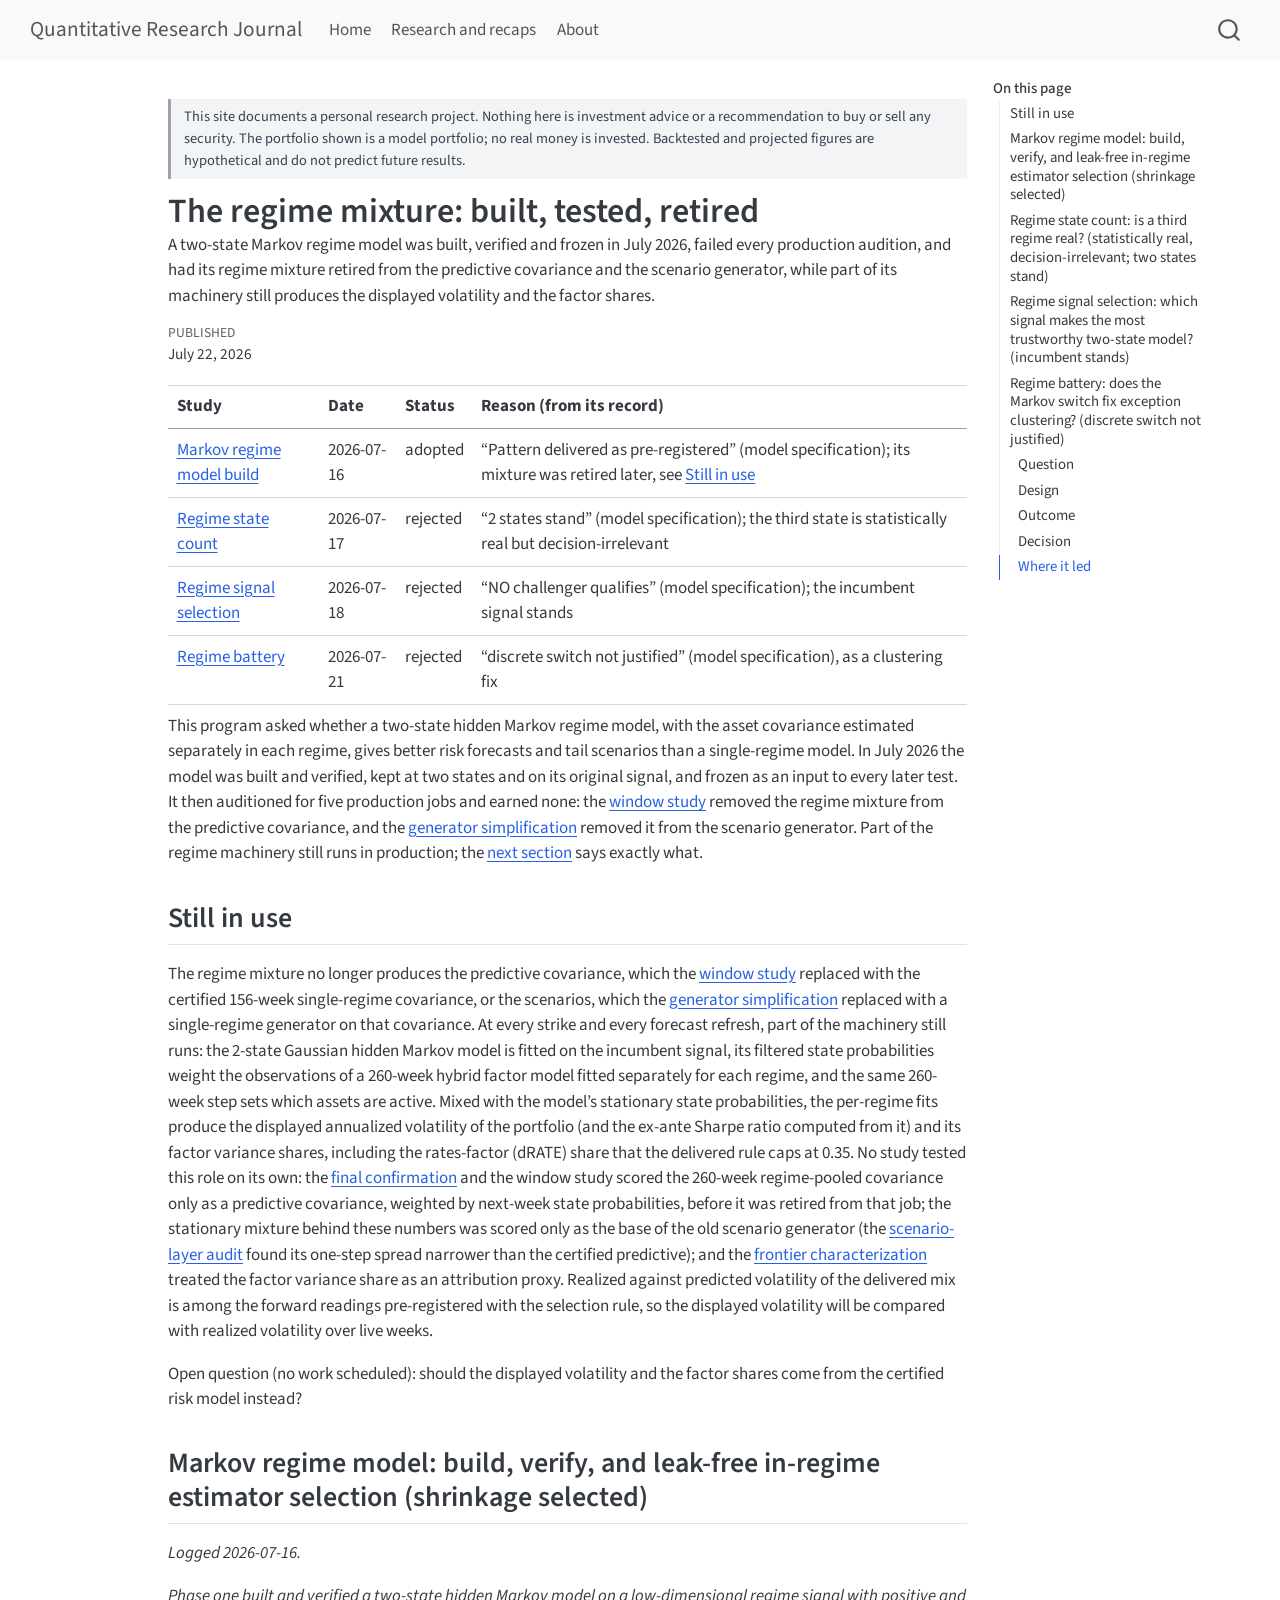
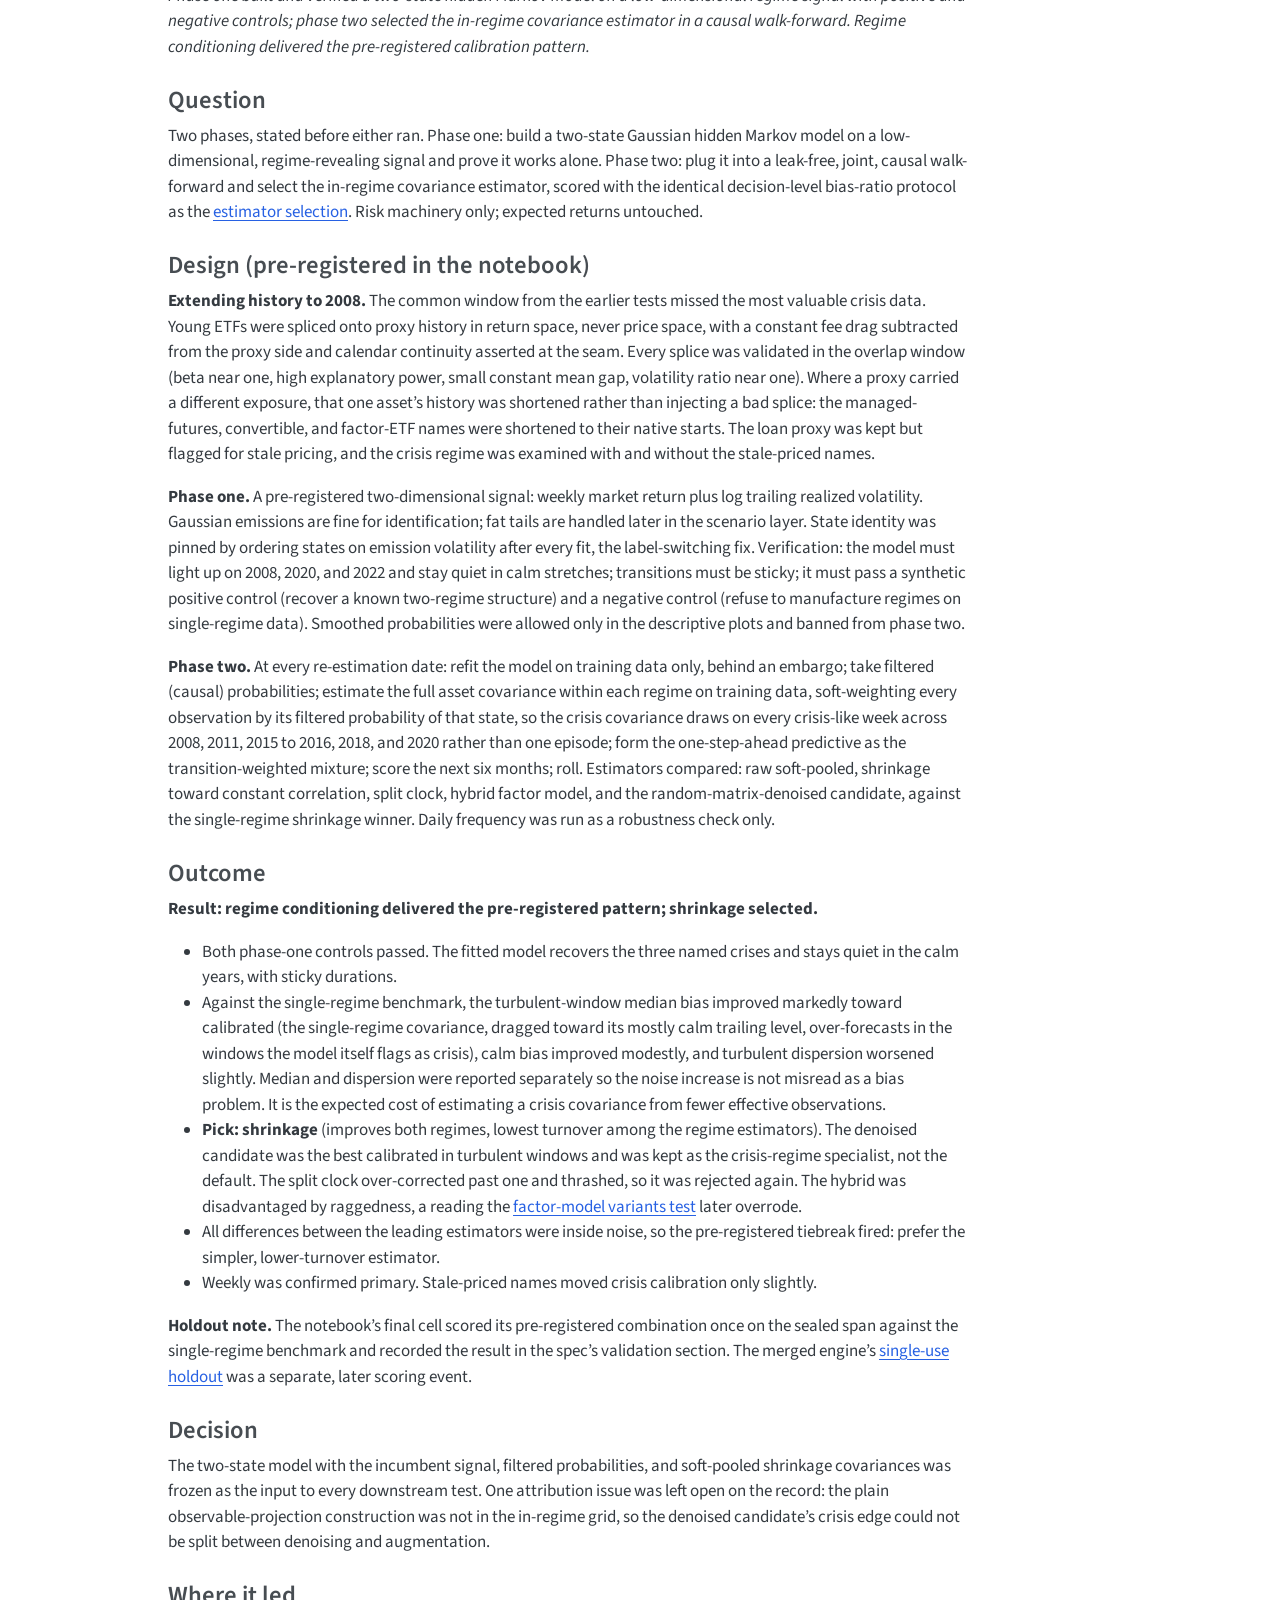
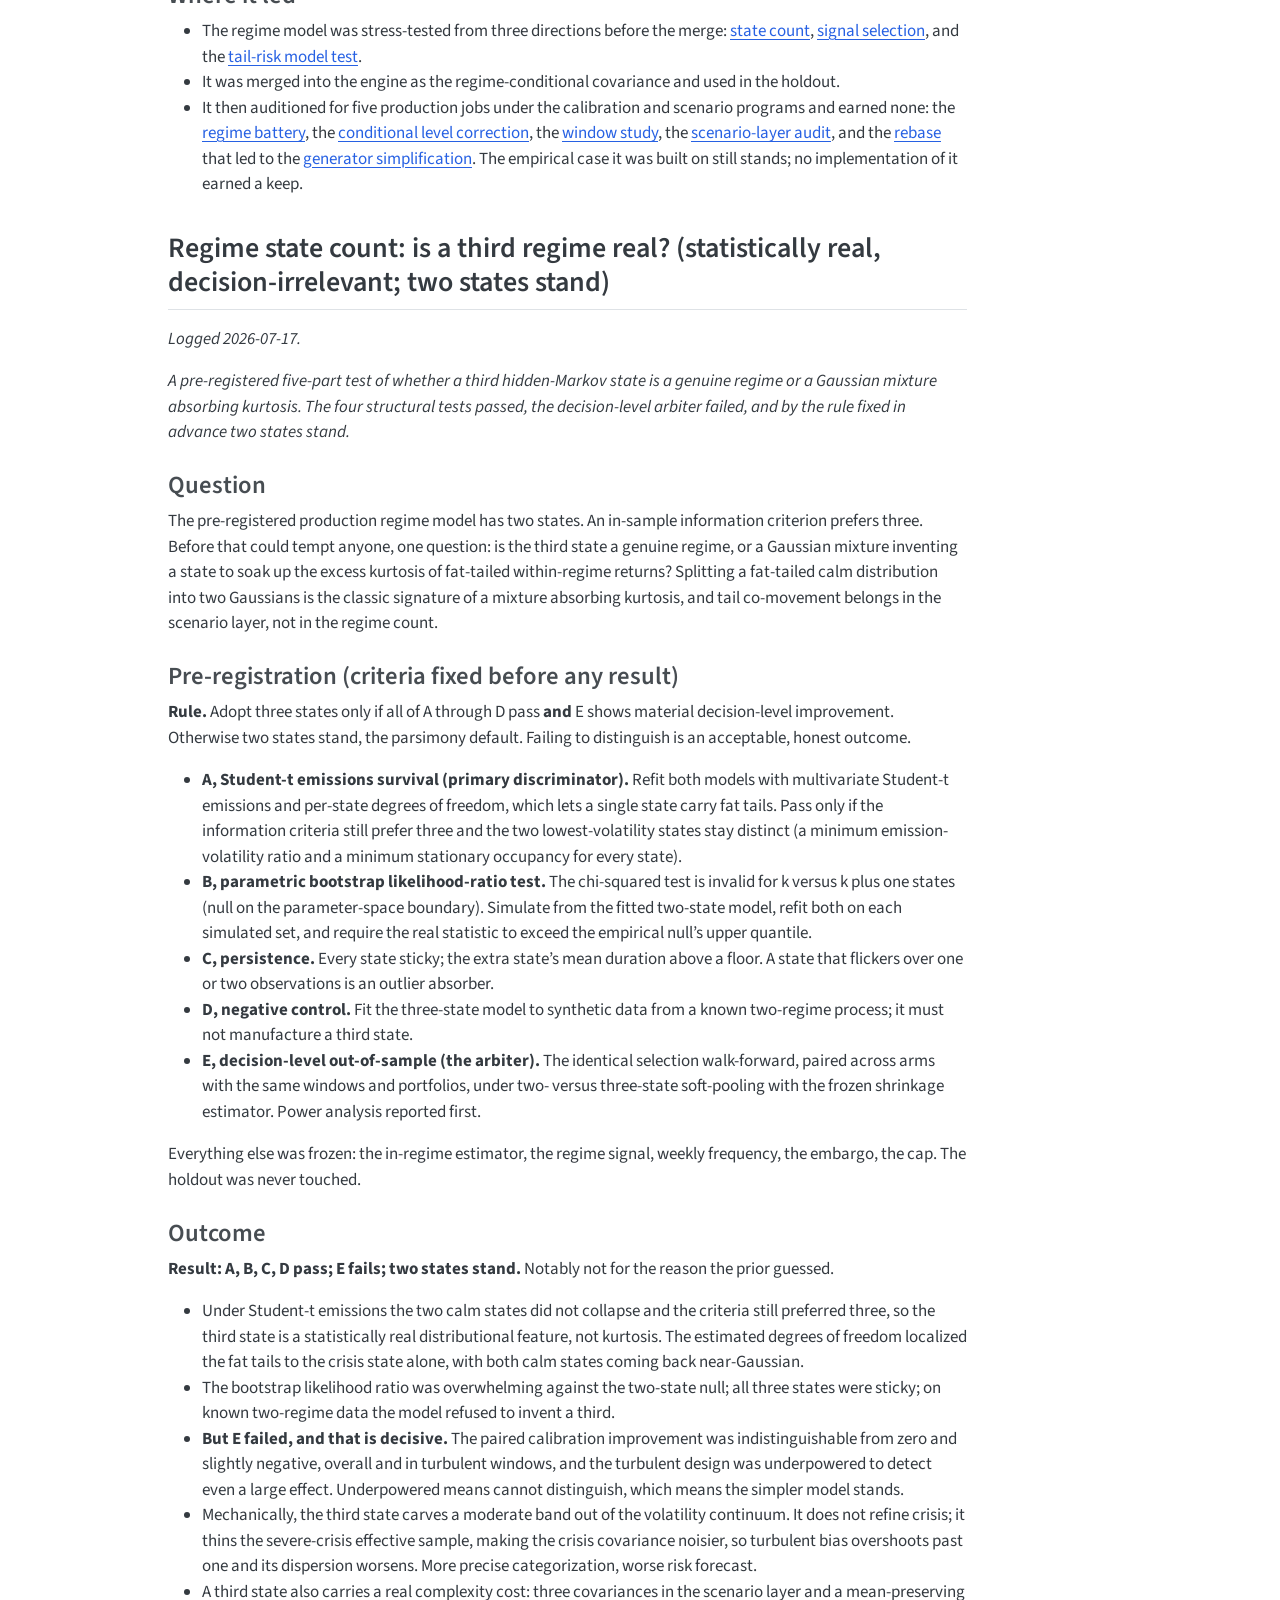
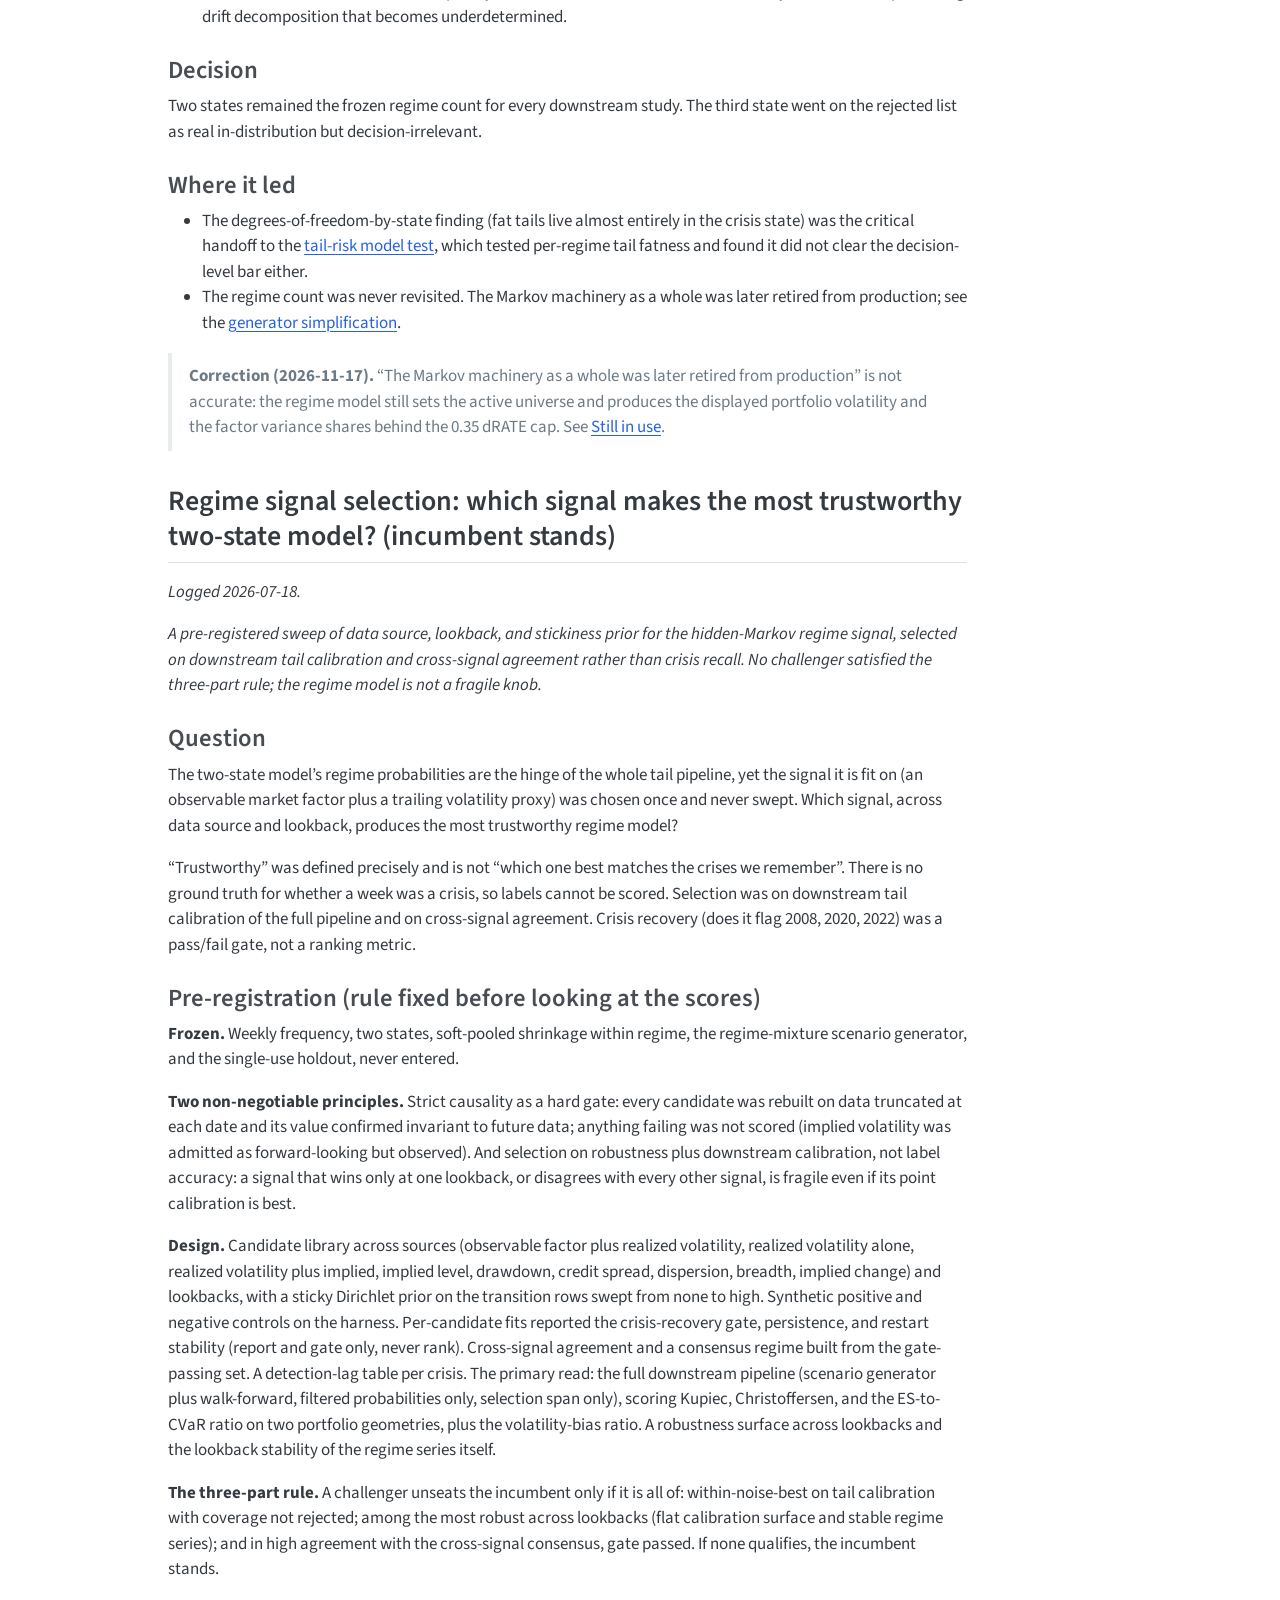
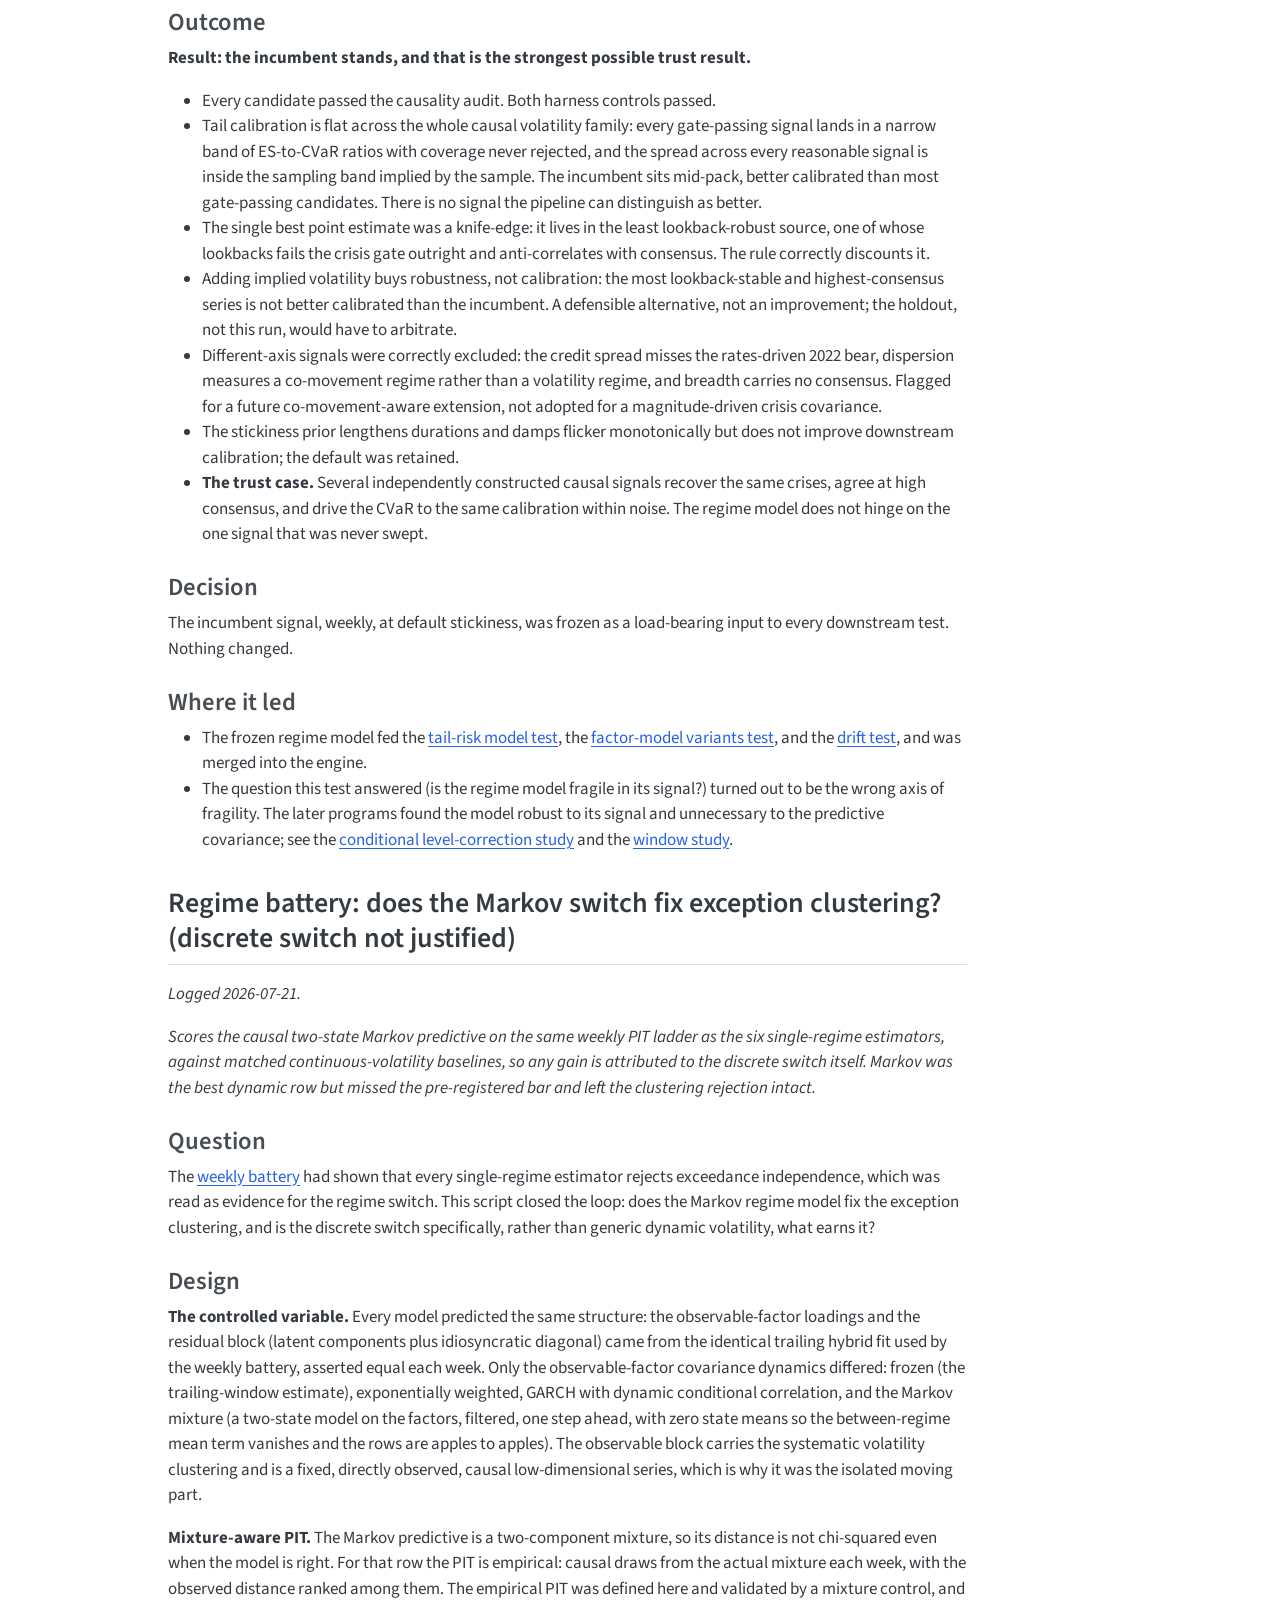
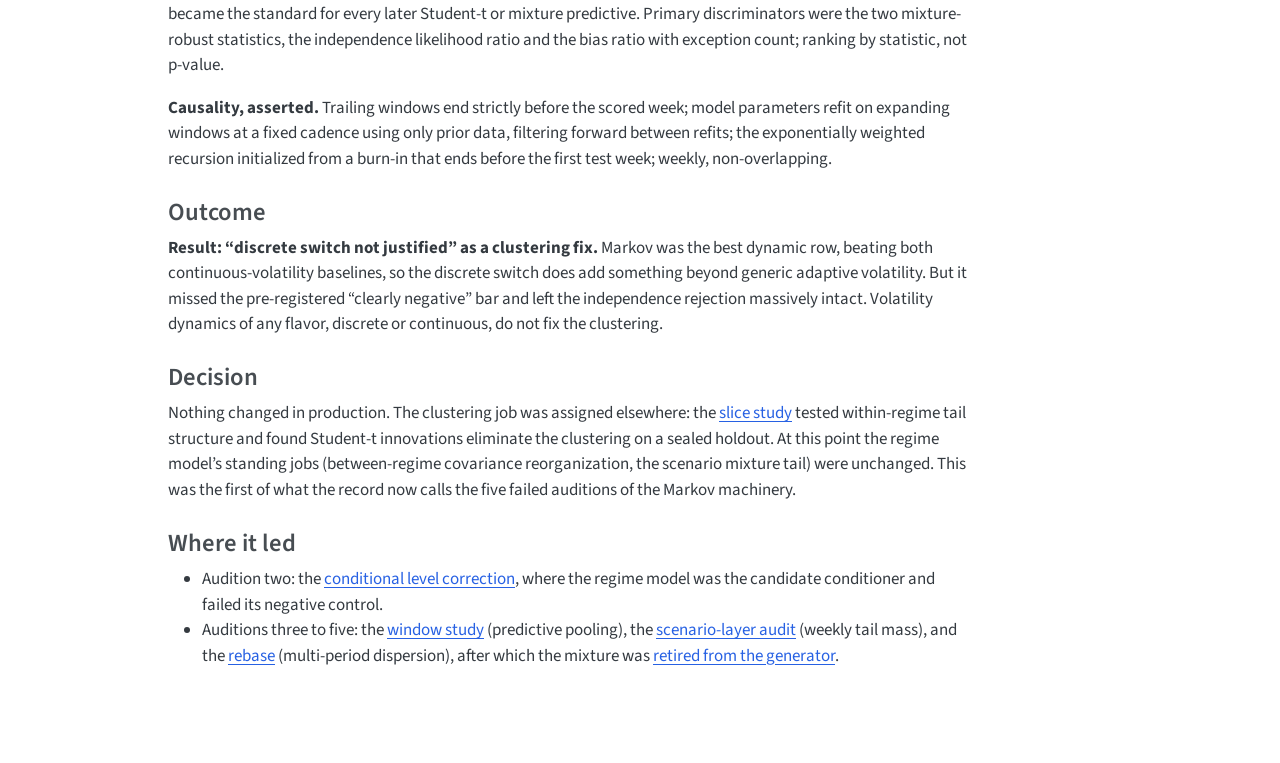
<file: research/regime-mixture.html>
<!DOCTYPE html>
<html xmlns="http://www.w3.org/1999/xhtml" lang="en" xml:lang="en"><head>

<meta charset="utf-8">
<meta name="generator" content="quarto-1.10.18">

<meta name="viewport" content="width=device-width, initial-scale=1.0, user-scalable=yes">

<meta name="dcterms.date" content="2026-07-22">
<meta name="description" content="A two-state Markov regime model was built, verified and frozen in July 2026, failed every production audition, and had its regime mixture retired from the predictive covariance and the scenario generator, while part of its machinery still produces the displayed volatility and the factor shares.">

<title>The regime mixture: built, tested, retired – Quantitative Research Journal</title>
<style>
/* Default styles provided by pandoc.
** See https://pandoc.org/MANUAL.html#variables-for-html for config info.
*/
span.smallcaps{font-variant: small-caps;}
div.columns{display: flex; gap: 1.5em;}
div.column{flex: auto;}
@media screen {
div.columns{gap: min(4vw, 1.5em);}
div.column{overflow-x: auto;}
}
div.hanging-indent{margin-left: 1.5em; text-indent: -1.5em;}
ul.task-list{list-style: none;}
ul.task-list li input[type="checkbox"] {
  width: 0.8em;
  margin: 0 0.8em 0.2em -1em; /* quarto-specific, see https://github.com/quarto-dev/quarto-cli/issues/4556 */ 
  vertical-align: middle;
}
</style>


<script src="../site_libs/quarto-nav/quarto-nav.js"></script>
<script src="../site_libs/quarto-nav/headroom.min.js"></script>
<script src="../site_libs/clipboard/clipboard.min.js"></script>
<script src="../site_libs/quarto-search/autocomplete.umd.js"></script>
<script src="../site_libs/quarto-search/fuse.min.js"></script>
<script src="../site_libs/quarto-search/quarto-search.js"></script>
<meta name="quarto:offset" content="../">
<script src="../site_libs/quarto-html/quarto.js" type="module"></script>
<script src="../site_libs/quarto-html/tabsets/tabsets.js" type="module"></script>
<script src="../site_libs/quarto-html/popper.min.js"></script>
<script src="../site_libs/quarto-html/tippy.umd.min.js"></script>
<script src="../site_libs/quarto-html/anchor.min.js"></script>
<link href="../site_libs/quarto-html/tippy.css" rel="stylesheet">
<link href="../site_libs/quarto-html/quarto-syntax-highlighting-64a204ab8560d761af7679ceaba22944.css" rel="stylesheet" id="quarto-text-highlighting-styles">
<script src="../site_libs/bootstrap/bootstrap.min.js"></script>
<link href="../site_libs/bootstrap/bootstrap-icons.css" rel="stylesheet">
<link href="../site_libs/bootstrap/bootstrap-172ba59bd5e0b52282274ba0c0cc16fc.min.css" rel="stylesheet" append-hash="true" id="quarto-bootstrap" data-mode="light">
<script id="quarto-search-options" type="application/json">{
  "location": "navbar",
  "copy-button": false,
  "collapse-after": 3,
  "panel-placement": "end",
  "type": "overlay",
  "limit": 50,
  "keyboard-shortcut": [
    "f",
    "/",
    "s"
  ],
  "show-item-context": false,
  "language": {
    "search-no-results-text": "No results",
    "search-matching-documents-text": "matching documents",
    "search-copy-link-title": "Copy link to search",
    "search-hide-matches-text": "Hide additional matches",
    "search-more-match-text": "more match in this document",
    "search-more-matches-text": "more matches in this document",
    "search-clear-button-title": "Clear",
    "search-text-placeholder": "",
    "search-detached-cancel-button-title": "Cancel",
    "search-submit-button-title": "Submit",
    "search-label": "Search"
  }
}</script>


<link rel="stylesheet" href="../_support/styles.css">
</head>

<body class="nav-fixed quarto-light">

<div id="quarto-search-results"></div>
  <header id="quarto-header" class="headroom fixed-top">
    <nav class="navbar navbar-expand-lg " data-bs-theme="dark">
      <div class="navbar-container container-fluid">
      <div class="navbar-brand-container mx-auto">
    <a class="navbar-brand" href="../index.html">
    <span class="navbar-title">Quantitative Research Journal</span>
    </a>
  </div>
            <div id="quarto-search" class="" title="Search"></div>
          <button class="navbar-toggler" type="button" data-bs-toggle="collapse" data-bs-target="#navbarCollapse" aria-controls="navbarCollapse" role="menu" aria-expanded="false" aria-label="Toggle navigation" onclick="if (window.quartoToggleHeadroom) { window.quartoToggleHeadroom(); }">
  <span class="navbar-toggler-icon"></span>
</button>
          <div class="collapse navbar-collapse" id="navbarCollapse">
            <ul class="navbar-nav navbar-nav-scroll me-auto">
  <li class="nav-item">
    <a class="nav-link" href="../index.html"> 
<span class="menu-text">Home</span></a>
  </li>  
  <li class="nav-item">
    <a class="nav-link" href="../library.html"> 
<span class="menu-text">Research and recaps</span></a>
  </li>  
  <li class="nav-item">
    <a class="nav-link" href="../about.html"> 
<span class="menu-text">About</span></a>
  </li>  
</ul>
          </div> <!-- /navcollapse -->
            <div class="quarto-navbar-tools">
</div>
      </div> <!-- /container-fluid -->
    </nav>
</header>
<!-- content -->
<div id="quarto-content" class="quarto-container page-columns page-rows-contents page-layout-article page-navbar">
<!-- sidebar -->
<!-- margin-sidebar -->
    <div id="quarto-margin-sidebar" class="sidebar margin-sidebar">
        <nav id="TOC" role="doc-toc" class="toc-active">
    <h2 id="toc-title">On this page</h2>
   
  <ul>
  <li><a href="#still-in-use" id="toc-still-in-use" class="nav-link active" data-scroll-target="#still-in-use">Still in use</a></li>
  <li><a href="#e-2026-07-16-01" id="toc-e-2026-07-16-01" class="nav-link" data-scroll-target="#e-2026-07-16-01">Markov regime model: build, verify, and leak-free in-regime estimator selection (shrinkage selected)</a>
  <ul class="collapse">
  <li><a href="#question" id="toc-question" class="nav-link" data-scroll-target="#question">Question</a></li>
  <li><a href="#design-pre-registered-in-the-notebook" id="toc-design-pre-registered-in-the-notebook" class="nav-link" data-scroll-target="#design-pre-registered-in-the-notebook">Design (pre-registered in the notebook)</a></li>
  <li><a href="#outcome" id="toc-outcome" class="nav-link" data-scroll-target="#outcome">Outcome</a></li>
  <li><a href="#decision" id="toc-decision" class="nav-link" data-scroll-target="#decision">Decision</a></li>
  <li><a href="#where-it-led" id="toc-where-it-led" class="nav-link" data-scroll-target="#where-it-led">Where it led</a></li>
  </ul></li>
  <li><a href="#e-2026-07-17-01" id="toc-e-2026-07-17-01" class="nav-link" data-scroll-target="#e-2026-07-17-01">Regime state count: is a third regime real? (statistically real, decision-irrelevant; two states stand)</a>
  <ul class="collapse">
  <li><a href="#question-1" id="toc-question-1" class="nav-link" data-scroll-target="#question-1">Question</a></li>
  <li><a href="#pre-registration-criteria-fixed-before-any-result" id="toc-pre-registration-criteria-fixed-before-any-result" class="nav-link" data-scroll-target="#pre-registration-criteria-fixed-before-any-result">Pre-registration (criteria fixed before any result)</a></li>
  <li><a href="#outcome-1" id="toc-outcome-1" class="nav-link" data-scroll-target="#outcome-1">Outcome</a></li>
  <li><a href="#decision-1" id="toc-decision-1" class="nav-link" data-scroll-target="#decision-1">Decision</a></li>
  <li><a href="#where-it-led-1" id="toc-where-it-led-1" class="nav-link" data-scroll-target="#where-it-led-1">Where it led</a></li>
  </ul></li>
  <li><a href="#e-2026-07-18-01" id="toc-e-2026-07-18-01" class="nav-link" data-scroll-target="#e-2026-07-18-01">Regime signal selection: which signal makes the most trustworthy two-state model? (incumbent stands)</a>
  <ul class="collapse">
  <li><a href="#question-2" id="toc-question-2" class="nav-link" data-scroll-target="#question-2">Question</a></li>
  <li><a href="#pre-registration-rule-fixed-before-looking-at-the-scores" id="toc-pre-registration-rule-fixed-before-looking-at-the-scores" class="nav-link" data-scroll-target="#pre-registration-rule-fixed-before-looking-at-the-scores">Pre-registration (rule fixed before looking at the scores)</a></li>
  <li><a href="#outcome-2" id="toc-outcome-2" class="nav-link" data-scroll-target="#outcome-2">Outcome</a></li>
  <li><a href="#decision-2" id="toc-decision-2" class="nav-link" data-scroll-target="#decision-2">Decision</a></li>
  <li><a href="#where-it-led-2" id="toc-where-it-led-2" class="nav-link" data-scroll-target="#where-it-led-2">Where it led</a></li>
  </ul></li>
  <li><a href="#e-2026-07-21-01" id="toc-e-2026-07-21-01" class="nav-link" data-scroll-target="#e-2026-07-21-01">Regime battery: does the Markov switch fix exception clustering? (discrete switch not justified)</a>
  <ul class="collapse">
  <li><a href="#question-3" id="toc-question-3" class="nav-link" data-scroll-target="#question-3">Question</a></li>
  <li><a href="#design" id="toc-design" class="nav-link" data-scroll-target="#design">Design</a></li>
  <li><a href="#outcome-3" id="toc-outcome-3" class="nav-link" data-scroll-target="#outcome-3">Outcome</a></li>
  <li><a href="#decision-3" id="toc-decision-3" class="nav-link" data-scroll-target="#decision-3">Decision</a></li>
  <li><a href="#where-it-led-3" id="toc-where-it-led-3" class="nav-link" data-scroll-target="#where-it-led-3">Where it led</a></li>
  </ul></li>
  </ul>
</nav>
    </div>
<!-- main -->
<main class="content" id="quarto-document-content">
<div class="site-disclaimer" role="note">
<p>This site documents a personal research project. Nothing here is investment advice or a recommendation to buy or sell any security. The portfolio shown is a model portfolio; no real money is invested. Backtested and projected figures are hypothetical and do not predict future results.</p>
</div>

<header id="title-block-header" class="quarto-title-block default">
<div class="quarto-title">
<h1 class="title">The regime mixture: built, tested, retired</h1>
</div>

<div>
  <div class="description">
    A two-state Markov regime model was built, verified and frozen in July 2026, failed every production audition, and had its regime mixture retired from the predictive covariance and the scenario generator, while part of its machinery still produces the displayed volatility and the factor shares.
  </div>
</div>


<div class="quarto-title-meta">

    
    <div>
    <div class="quarto-title-meta-heading">Published</div>
    <div class="quarto-title-meta-contents">
      <p class="date">July 22, 2026</p>
    </div>
  </div>
  
    
  </div>
  


</header>


<table class="caption-top table">
<thead>
<tr class="header">
<th>Study</th>
<th>Date</th>
<th>Status</th>
<th>Reason (from its record)</th>
</tr>
</thead>
<tbody>
<tr class="odd">
<td><a href="#e-2026-07-16-01">Markov regime model build</a></td>
<td>2026-07-16</td>
<td>adopted</td>
<td>“Pattern delivered as pre-registered” (model specification); its mixture was retired later, see <a href="#still-in-use">Still in use</a></td>
</tr>
<tr class="even">
<td><a href="#e-2026-07-17-01">Regime state count</a></td>
<td>2026-07-17</td>
<td>rejected</td>
<td>“2 states stand” (model specification); the third state is statistically real but decision-irrelevant</td>
</tr>
<tr class="odd">
<td><a href="#e-2026-07-18-01">Regime signal selection</a></td>
<td>2026-07-18</td>
<td>rejected</td>
<td>“NO challenger qualifies” (model specification); the incumbent signal stands</td>
</tr>
<tr class="even">
<td><a href="#e-2026-07-21-01">Regime battery</a></td>
<td>2026-07-21</td>
<td>rejected</td>
<td>“discrete switch not justified” (model specification), as a clustering fix</td>
</tr>
</tbody>
</table>
<p>This program asked whether a two-state hidden Markov regime model, with the asset covariance estimated separately in each regime, gives better risk forecasts and tail scenarios than a single-regime model. In July 2026 the model was built and verified, kept at two states and on its original signal, and frozen as an input to every later test. It then auditioned for five production jobs and earned none: the <a href="../research/risk-calibration.html#e-2026-07-22-03">window study</a> removed the regime mixture from the predictive covariance, and the <a href="../research/tail-scenarios.html#e-2026-07-22-08">generator simplification</a> removed it from the scenario generator. Part of the regime machinery still runs in production; the <a href="#still-in-use">next section</a> says exactly what.</p>
<section id="still-in-use" class="level2">
<h2 class="anchored" data-anchor-id="still-in-use">Still in use</h2>
<p>The regime mixture no longer produces the predictive covariance, which the <a href="../research/risk-calibration.html#e-2026-07-22-03">window study</a> replaced with the certified 156-week single-regime covariance, or the scenarios, which the <a href="../research/tail-scenarios.html#e-2026-07-22-08">generator simplification</a> replaced with a single-regime generator on that covariance. At every strike and every forecast refresh, part of the machinery still runs: the 2-state Gaussian hidden Markov model is fitted on the incumbent signal, its filtered state probabilities weight the observations of a 260-week hybrid factor model fitted separately for each regime, and the same 260-week step sets which assets are active. Mixed with the model’s stationary state probabilities, the per-regime fits produce the displayed annualized volatility of the portfolio (and the ex-ante Sharpe ratio computed from it) and its factor variance shares, including the rates-factor (dRATE) share that the delivered rule caps at 0.35. No study tested this role on its own: the <a href="../research/risk-calibration.html#e-2026-07-22-02">final confirmation</a> and the window study scored the 260-week regime-pooled covariance only as a predictive covariance, weighted by next-week state probabilities, before it was retired from that job; the stationary mixture behind these numbers was scored only as the base of the old scenario generator (the <a href="../research/tail-scenarios.html#e-2026-07-22-05">scenario-layer audit</a> found its one-step spread narrower than the certified predictive); and the <a href="../research/optimizer-delivered-rule.html#e-2026-07-19-01">frontier characterization</a> treated the factor variance share as an attribution proxy. Realized against predicted volatility of the delivered mix is among the forward readings pre-registered with the selection rule, so the displayed volatility will be compared with realized volatility over live weeks.</p>
<p>Open question (no work scheduled): should the displayed volatility and the factor shares come from the certified risk model instead?</p>
</section>
<section id="e-2026-07-16-01" class="level2">
<h2 class="anchored" data-anchor-id="e-2026-07-16-01">Markov regime model: build, verify, and leak-free in-regime estimator selection (shrinkage selected)</h2>
<p><em>Logged 2026-07-16.</em></p>
<p><em>Phase one built and verified a two-state hidden Markov model on a low-dimensional regime signal with positive and negative controls; phase two selected the in-regime covariance estimator in a causal walk-forward. Regime conditioning delivered the pre-registered calibration pattern.</em></p>
<section id="question" class="level3">
<h3 class="anchored" data-anchor-id="question">Question</h3>
<p>Two phases, stated before either ran. Phase one: build a two-state Gaussian hidden Markov model on a low-dimensional, regime-revealing signal and prove it works alone. Phase two: plug it into a leak-free, joint, causal walk-forward and select the in-regime covariance estimator, scored with the identical decision-level bias-ratio protocol as the <a href="../research/foundation-covariance.html#e-2026-07-13-02">estimator selection</a>. Risk machinery only; expected returns untouched.</p>
</section>
<section id="design-pre-registered-in-the-notebook" class="level3">
<h3 class="anchored" data-anchor-id="design-pre-registered-in-the-notebook">Design (pre-registered in the notebook)</h3>
<p><strong>Extending history to 2008.</strong> The common window from the earlier tests missed the most valuable crisis data. Young ETFs were spliced onto proxy history in return space, never price space, with a constant fee drag subtracted from the proxy side and calendar continuity asserted at the seam. Every splice was validated in the overlap window (beta near one, high explanatory power, small constant mean gap, volatility ratio near one). Where a proxy carried a different exposure, that one asset’s history was shortened rather than injecting a bad splice: the managed-futures, convertible, and factor-ETF names were shortened to their native starts. The loan proxy was kept but flagged for stale pricing, and the crisis regime was examined with and without the stale-priced names.</p>
<p><strong>Phase one.</strong> A pre-registered two-dimensional signal: weekly market return plus log trailing realized volatility. Gaussian emissions are fine for identification; fat tails are handled later in the scenario layer. State identity was pinned by ordering states on emission volatility after every fit, the label-switching fix. Verification: the model must light up on 2008, 2020, and 2022 and stay quiet in calm stretches; transitions must be sticky; it must pass a synthetic positive control (recover a known two-regime structure) and a negative control (refuse to manufacture regimes on single-regime data). Smoothed probabilities were allowed only in the descriptive plots and banned from phase two.</p>
<p><strong>Phase two.</strong> At every re-estimation date: refit the model on training data only, behind an embargo; take filtered (causal) probabilities; estimate the full asset covariance within each regime on training data, soft-weighting every observation by its filtered probability of that state, so the crisis covariance draws on every crisis-like week across 2008, 2011, 2015 to 2016, 2018, and 2020 rather than one episode; form the one-step-ahead predictive as the transition-weighted mixture; score the next six months; roll. Estimators compared: raw soft-pooled, shrinkage toward constant correlation, split clock, hybrid factor model, and the random-matrix-denoised candidate, against the single-regime shrinkage winner. Daily frequency was run as a robustness check only.</p>
</section>
<section id="outcome" class="level3">
<h3 class="anchored" data-anchor-id="outcome">Outcome</h3>
<p><strong>Result: regime conditioning delivered the pre-registered pattern; shrinkage selected.</strong></p>
<ul>
<li>Both phase-one controls passed. The fitted model recovers the three named crises and stays quiet in the calm years, with sticky durations.</li>
<li>Against the single-regime benchmark, the turbulent-window median bias improved markedly toward calibrated (the single-regime covariance, dragged toward its mostly calm trailing level, over-forecasts in the windows the model itself flags as crisis), calm bias improved modestly, and turbulent dispersion worsened slightly. Median and dispersion were reported separately so the noise increase is not misread as a bias problem. It is the expected cost of estimating a crisis covariance from fewer effective observations.</li>
<li><strong>Pick: shrinkage</strong> (improves both regimes, lowest turnover among the regime estimators). The denoised candidate was the best calibrated in turbulent windows and was kept as the crisis-regime specialist, not the default. The split clock over-corrected past one and thrashed, so it was rejected again. The hybrid was disadvantaged by raggedness, a reading the <a href="../research/foundation-covariance.html#e-2026-07-18-02">factor-model variants test</a> later overrode.</li>
<li>All differences between the leading estimators were inside noise, so the pre-registered tiebreak fired: prefer the simpler, lower-turnover estimator.</li>
<li>Weekly was confirmed primary. Stale-priced names moved crisis calibration only slightly.</li>
</ul>
<p><strong>Holdout note.</strong> The notebook’s final cell scored its pre-registered combination once on the sealed span against the single-regime benchmark and recorded the result in the spec’s validation section. The merged engine’s <a href="../research/holdout.html#e-2026-07-20-01">single-use holdout</a> was a separate, later scoring event.</p>
</section>
<section id="decision" class="level3">
<h3 class="anchored" data-anchor-id="decision">Decision</h3>
<p>The two-state model with the incumbent signal, filtered probabilities, and soft-pooled shrinkage covariances was frozen as the input to every downstream test. One attribution issue was left open on the record: the plain observable-projection construction was not in the in-regime grid, so the denoised candidate’s crisis edge could not be split between denoising and augmentation.</p>
</section>
<section id="where-it-led" class="level3">
<h3 class="anchored" data-anchor-id="where-it-led">Where it led</h3>
<ul>
<li>The regime model was stress-tested from three directions before the merge: <a href="#e-2026-07-17-01">state count</a>, <a href="#e-2026-07-18-01">signal selection</a>, and the <a href="../research/tail-scenarios.html#e-2026-07-17-02">tail-risk model test</a>.</li>
<li>It was merged into the engine as the regime-conditional covariance and used in the holdout.</li>
<li>It then auditioned for five production jobs under the calibration and scenario programs and earned none: the <a href="#e-2026-07-21-01">regime battery</a>, the <a href="../research/risk-calibration.html#e-2026-07-21-03">conditional level correction</a>, the <a href="../research/risk-calibration.html#e-2026-07-22-03">window study</a>, the <a href="../research/tail-scenarios.html#e-2026-07-22-05">scenario-layer audit</a>, and the <a href="../research/tail-scenarios.html#e-2026-07-22-07">rebase</a> that led to the <a href="../research/tail-scenarios.html#e-2026-07-22-08">generator simplification</a>. The empirical case it was built on still stands; no implementation of it earned a keep.</li>
</ul>
</section>
</section>
<section id="e-2026-07-17-01" class="level2">
<h2 class="anchored" data-anchor-id="e-2026-07-17-01">Regime state count: is a third regime real? (statistically real, decision-irrelevant; two states stand)</h2>
<p><em>Logged 2026-07-17.</em></p>
<p><em>A pre-registered five-part test of whether a third hidden-Markov state is a genuine regime or a Gaussian mixture absorbing kurtosis. The four structural tests passed, the decision-level arbiter failed, and by the rule fixed in advance two states stand.</em></p>
<section id="question-1" class="level3">
<h3 class="anchored" data-anchor-id="question-1">Question</h3>
<p>The pre-registered production regime model has two states. An in-sample information criterion prefers three. Before that could tempt anyone, one question: is the third state a genuine regime, or a Gaussian mixture inventing a state to soak up the excess kurtosis of fat-tailed within-regime returns? Splitting a fat-tailed calm distribution into two Gaussians is the classic signature of a mixture absorbing kurtosis, and tail co-movement belongs in the scenario layer, not in the regime count.</p>
</section>
<section id="pre-registration-criteria-fixed-before-any-result" class="level3">
<h3 class="anchored" data-anchor-id="pre-registration-criteria-fixed-before-any-result">Pre-registration (criteria fixed before any result)</h3>
<p><strong>Rule.</strong> Adopt three states only if all of A through D pass <strong>and</strong> E shows material decision-level improvement. Otherwise two states stand, the parsimony default. Failing to distinguish is an acceptable, honest outcome.</p>
<ul>
<li><strong>A, Student-t emissions survival (primary discriminator).</strong> Refit both models with multivariate Student-t emissions and per-state degrees of freedom, which lets a single state carry fat tails. Pass only if the information criteria still prefer three and the two lowest-volatility states stay distinct (a minimum emission-volatility ratio and a minimum stationary occupancy for every state).</li>
<li><strong>B, parametric bootstrap likelihood-ratio test.</strong> The chi-squared test is invalid for k versus k plus one states (null on the parameter-space boundary). Simulate from the fitted two-state model, refit both on each simulated set, and require the real statistic to exceed the empirical null’s upper quantile.</li>
<li><strong>C, persistence.</strong> Every state sticky; the extra state’s mean duration above a floor. A state that flickers over one or two observations is an outlier absorber.</li>
<li><strong>D, negative control.</strong> Fit the three-state model to synthetic data from a known two-regime process; it must not manufacture a third state.</li>
<li><strong>E, decision-level out-of-sample (the arbiter).</strong> The identical selection walk-forward, paired across arms with the same windows and portfolios, under two- versus three-state soft-pooling with the frozen shrinkage estimator. Power analysis reported first.</li>
</ul>
<p>Everything else was frozen: the in-regime estimator, the regime signal, weekly frequency, the embargo, the cap. The holdout was never touched.</p>
</section>
<section id="outcome-1" class="level3">
<h3 class="anchored" data-anchor-id="outcome-1">Outcome</h3>
<p><strong>Result: A, B, C, D pass; E fails; two states stand.</strong> Notably not for the reason the prior guessed.</p>
<ul>
<li>Under Student-t emissions the two calm states did not collapse and the criteria still preferred three, so the third state is a statistically real distributional feature, not kurtosis. The estimated degrees of freedom localized the fat tails to the crisis state alone, with both calm states coming back near-Gaussian.</li>
<li>The bootstrap likelihood ratio was overwhelming against the two-state null; all three states were sticky; on known two-regime data the model refused to invent a third.</li>
<li><strong>But E failed, and that is decisive.</strong> The paired calibration improvement was indistinguishable from zero and slightly negative, overall and in turbulent windows, and the turbulent design was underpowered to detect even a large effect. Underpowered means cannot distinguish, which means the simpler model stands.</li>
<li>Mechanically, the third state carves a moderate band out of the volatility continuum. It does not refine crisis; it thins the severe-crisis effective sample, making the crisis covariance noisier, so turbulent bias overshoots past one and its dispersion worsens. More precise categorization, worse risk forecast.</li>
<li>A third state also carries a real complexity cost: three covariances in the scenario layer and a mean-preserving drift decomposition that becomes underdetermined.</li>
</ul>
</section>
<section id="decision-1" class="level3">
<h3 class="anchored" data-anchor-id="decision-1">Decision</h3>
<p>Two states remained the frozen regime count for every downstream study. The third state went on the rejected list as real in-distribution but decision-irrelevant.</p>
</section>
<section id="where-it-led-1" class="level3">
<h3 class="anchored" data-anchor-id="where-it-led-1">Where it led</h3>
<ul>
<li>The degrees-of-freedom-by-state finding (fat tails live almost entirely in the crisis state) was the critical handoff to the <a href="../research/tail-scenarios.html#e-2026-07-17-02">tail-risk model test</a>, which tested per-regime tail fatness and found it did not clear the decision-level bar either.</li>
<li>The regime count was never revisited. The Markov machinery as a whole was later retired from production; see the <a href="../research/tail-scenarios.html#e-2026-07-22-08">generator simplification</a>.</li>
</ul>
<blockquote class="blockquote">
<p><strong>Correction (2026-11-17).</strong> “The Markov machinery as a whole was later retired from production” is not accurate: the regime model still sets the active universe and produces the displayed portfolio volatility and the factor variance shares behind the 0.35 dRATE cap. See <a href="#still-in-use">Still in use</a>.</p>
</blockquote>
</section>
</section>
<section id="e-2026-07-18-01" class="level2">
<h2 class="anchored" data-anchor-id="e-2026-07-18-01">Regime signal selection: which signal makes the most trustworthy two-state model? (incumbent stands)</h2>
<p><em>Logged 2026-07-18.</em></p>
<p><em>A pre-registered sweep of data source, lookback, and stickiness prior for the hidden-Markov regime signal, selected on downstream tail calibration and cross-signal agreement rather than crisis recall. No challenger satisfied the three-part rule; the regime model is not a fragile knob.</em></p>
<section id="question-2" class="level3">
<h3 class="anchored" data-anchor-id="question-2">Question</h3>
<p>The two-state model’s regime probabilities are the hinge of the whole tail pipeline, yet the signal it is fit on (an observable market factor plus a trailing volatility proxy) was chosen once and never swept. Which signal, across data source and lookback, produces the most trustworthy regime model?</p>
<p>“Trustworthy” was defined precisely and is not “which one best matches the crises we remember”. There is no ground truth for whether a week was a crisis, so labels cannot be scored. Selection was on downstream tail calibration of the full pipeline and on cross-signal agreement. Crisis recovery (does it flag 2008, 2020, 2022) was a pass/fail gate, not a ranking metric.</p>
</section>
<section id="pre-registration-rule-fixed-before-looking-at-the-scores" class="level3">
<h3 class="anchored" data-anchor-id="pre-registration-rule-fixed-before-looking-at-the-scores">Pre-registration (rule fixed before looking at the scores)</h3>
<p><strong>Frozen.</strong> Weekly frequency, two states, soft-pooled shrinkage within regime, the regime-mixture scenario generator, and the single-use holdout, never entered.</p>
<p><strong>Two non-negotiable principles.</strong> Strict causality as a hard gate: every candidate was rebuilt on data truncated at each date and its value confirmed invariant to future data; anything failing was not scored (implied volatility was admitted as forward-looking but observed). And selection on robustness plus downstream calibration, not label accuracy: a signal that wins only at one lookback, or disagrees with every other signal, is fragile even if its point calibration is best.</p>
<p><strong>Design.</strong> Candidate library across sources (observable factor plus realized volatility, realized volatility alone, realized volatility plus implied, implied level, drawdown, credit spread, dispersion, breadth, implied change) and lookbacks, with a sticky Dirichlet prior on the transition rows swept from none to high. Synthetic positive and negative controls on the harness. Per-candidate fits reported the crisis-recovery gate, persistence, and restart stability (report and gate only, never rank). Cross-signal agreement and a consensus regime built from the gate-passing set. A detection-lag table per crisis. The primary read: the full downstream pipeline (scenario generator plus walk-forward, filtered probabilities only, selection span only), scoring Kupiec, Christoffersen, and the ES-to-CVaR ratio on two portfolio geometries, plus the volatility-bias ratio. A robustness surface across lookbacks and the lookback stability of the regime series itself.</p>
<p><strong>The three-part rule.</strong> A challenger unseats the incumbent only if it is all of: within-noise-best on tail calibration with coverage not rejected; among the most robust across lookbacks (flat calibration surface and stable regime series); and in high agreement with the cross-signal consensus, gate passed. If none qualifies, the incumbent stands.</p>
</section>
<section id="outcome-2" class="level3">
<h3 class="anchored" data-anchor-id="outcome-2">Outcome</h3>
<p><strong>Result: the incumbent stands, and that is the strongest possible trust result.</strong></p>
<ul>
<li>Every candidate passed the causality audit. Both harness controls passed.</li>
<li>Tail calibration is flat across the whole causal volatility family: every gate-passing signal lands in a narrow band of ES-to-CVaR ratios with coverage never rejected, and the spread across every reasonable signal is inside the sampling band implied by the sample. The incumbent sits mid-pack, better calibrated than most gate-passing candidates. There is no signal the pipeline can distinguish as better.</li>
<li>The single best point estimate was a knife-edge: it lives in the least lookback-robust source, one of whose lookbacks fails the crisis gate outright and anti-correlates with consensus. The rule correctly discounts it.</li>
<li>Adding implied volatility buys robustness, not calibration: the most lookback-stable and highest-consensus series is not better calibrated than the incumbent. A defensible alternative, not an improvement; the holdout, not this run, would have to arbitrate.</li>
<li>Different-axis signals were correctly excluded: the credit spread misses the rates-driven 2022 bear, dispersion measures a co-movement regime rather than a volatility regime, and breadth carries no consensus. Flagged for a future co-movement-aware extension, not adopted for a magnitude-driven crisis covariance.</li>
<li>The stickiness prior lengthens durations and damps flicker monotonically but does not improve downstream calibration; the default was retained.</li>
<li><strong>The trust case.</strong> Several independently constructed causal signals recover the same crises, agree at high consensus, and drive the CVaR to the same calibration within noise. The regime model does not hinge on the one signal that was never swept.</li>
</ul>
</section>
<section id="decision-2" class="level3">
<h3 class="anchored" data-anchor-id="decision-2">Decision</h3>
<p>The incumbent signal, weekly, at default stickiness, was frozen as a load-bearing input to every downstream test. Nothing changed.</p>
</section>
<section id="where-it-led-2" class="level3">
<h3 class="anchored" data-anchor-id="where-it-led-2">Where it led</h3>
<ul>
<li>The frozen regime model fed the <a href="../research/tail-scenarios.html#e-2026-07-17-02">tail-risk model test</a>, the <a href="../research/foundation-covariance.html#e-2026-07-18-02">factor-model variants test</a>, and the <a href="../research/tail-scenarios.html#e-2026-07-18-04">drift test</a>, and was merged into the engine.</li>
<li>The question this test answered (is the regime model fragile in its signal?) turned out to be the wrong axis of fragility. The later programs found the model robust to its signal and unnecessary to the predictive covariance; see the <a href="../research/risk-calibration.html#e-2026-07-21-03">conditional level-correction study</a> and the <a href="../research/risk-calibration.html#e-2026-07-22-03">window study</a>.</li>
</ul>
</section>
</section>
<section id="e-2026-07-21-01" class="level2">
<h2 class="anchored" data-anchor-id="e-2026-07-21-01">Regime battery: does the Markov switch fix exception clustering? (discrete switch not justified)</h2>
<p><em>Logged 2026-07-21.</em></p>
<p><em>Scores the causal two-state Markov predictive on the same weekly PIT ladder as the six single-regime estimators, against matched continuous-volatility baselines, so any gain is attributed to the discrete switch itself. Markov was the best dynamic row but missed the pre-registered bar and left the clustering rejection intact.</em></p>
<section id="question-3" class="level3">
<h3 class="anchored" data-anchor-id="question-3">Question</h3>
<p>The <a href="../research/risk-calibration.html#e-2026-07-20-03">weekly battery</a> had shown that every single-regime estimator rejects exceedance independence, which was read as evidence for the regime switch. This script closed the loop: does the Markov regime model fix the exception clustering, and is the discrete switch specifically, rather than generic dynamic volatility, what earns it?</p>
</section>
<section id="design" class="level3">
<h3 class="anchored" data-anchor-id="design">Design</h3>
<p><strong>The controlled variable.</strong> Every model predicted the same structure: the observable-factor loadings and the residual block (latent components plus idiosyncratic diagonal) came from the identical trailing hybrid fit used by the weekly battery, asserted equal each week. Only the observable-factor covariance dynamics differed: frozen (the trailing-window estimate), exponentially weighted, GARCH with dynamic conditional correlation, and the Markov mixture (a two-state model on the factors, filtered, one step ahead, with zero state means so the between-regime mean term vanishes and the rows are apples to apples). The observable block carries the systematic volatility clustering and is a fixed, directly observed, causal low-dimensional series, which is why it was the isolated moving part.</p>
<p><strong>Mixture-aware PIT.</strong> The Markov predictive is a two-component mixture, so its distance is not chi-squared even when the model is right. For that row the PIT is empirical: causal draws from the actual mixture each week, with the observed distance ranked among them. The empirical PIT was defined here and validated by a mixture control, and became the standard for every later Student-t or mixture predictive. Primary discriminators were the two mixture-robust statistics, the independence likelihood ratio and the bias ratio with exception count; ranking by statistic, not p-value.</p>
<p><strong>Causality, asserted.</strong> Trailing windows end strictly before the scored week; model parameters refit on expanding windows at a fixed cadence using only prior data, filtering forward between refits; the exponentially weighted recursion initialized from a burn-in that ends before the first test week; weekly, non-overlapping.</p>
</section>
<section id="outcome-3" class="level3">
<h3 class="anchored" data-anchor-id="outcome-3">Outcome</h3>
<p><strong>Result: “discrete switch not justified” as a clustering fix.</strong> Markov was the best dynamic row, beating both continuous-volatility baselines, so the discrete switch does add something beyond generic adaptive volatility. But it missed the pre-registered “clearly negative” bar and left the independence rejection massively intact. Volatility dynamics of any flavor, discrete or continuous, do not fix the clustering.</p>
</section>
<section id="decision-3" class="level3">
<h3 class="anchored" data-anchor-id="decision-3">Decision</h3>
<p>Nothing changed in production. The clustering job was assigned elsewhere: the <a href="../research/risk-calibration.html#e-2026-07-21-02">slice study</a> tested within-regime tail structure and found Student-t innovations eliminate the clustering on a sealed holdout. At this point the regime model’s standing jobs (between-regime covariance reorganization, the scenario mixture tail) were unchanged. This was the first of what the record now calls the five failed auditions of the Markov machinery.</p>
</section>
<section id="where-it-led-3" class="level3">
<h3 class="anchored" data-anchor-id="where-it-led-3">Where it led</h3>
<ul>
<li>Audition two: the <a href="../research/risk-calibration.html#e-2026-07-21-03">conditional level correction</a>, where the regime model was the candidate conditioner and failed its negative control.</li>
<li>Auditions three to five: the <a href="../research/risk-calibration.html#e-2026-07-22-03">window study</a> (predictive pooling), the <a href="../research/tail-scenarios.html#e-2026-07-22-05">scenario-layer audit</a> (weekly tail mass), and the <a href="../research/tail-scenarios.html#e-2026-07-22-07">rebase</a> (multi-period dispersion), after which the mixture was <a href="../research/tail-scenarios.html#e-2026-07-22-08">retired from the generator</a>.</li>
</ul>


</section>
</section>

</main> <!-- /main -->
<script id="quarto-html-after-body" type="application/javascript">
  window.document.addEventListener("DOMContentLoaded", function (event) {
    const icon = "";
    const anchorJS = new window.AnchorJS();
    anchorJS.options = {
      placement: 'right',
      icon: icon
    };
    anchorJS.add('.anchored');
    const isCodeAnnotation = (el) => {
      for (const clz of el.classList) {
        if (clz.startsWith('code-annotation-')) {                     
          return true;
        }
      }
      return false;
    }
    const onCopySuccess = function(e) {
      // button target
      const button = e.trigger;
      // don't keep focus
      button.blur();
      // flash "checked"
      button.classList.add('code-copy-button-checked');
      var currentTitle = button.getAttribute("title");
      button.setAttribute("title", "Copied!");
      let tooltip;
      if (window.bootstrap) {
        button.setAttribute("data-bs-toggle", "tooltip");
        button.setAttribute("data-bs-placement", "left");
        button.setAttribute("data-bs-title", "Copied!");
        tooltip = new bootstrap.Tooltip(button, 
          { trigger: "manual", 
            customClass: "code-copy-button-tooltip",
            offset: [0, -8]});
        tooltip.show();    
      }
      setTimeout(function() {
        if (tooltip) {
          tooltip.hide();
          button.removeAttribute("data-bs-title");
          button.removeAttribute("data-bs-toggle");
          button.removeAttribute("data-bs-placement");
        }
        button.setAttribute("title", currentTitle);
        button.classList.remove('code-copy-button-checked');
      }, 1000);
      // clear code selection
      e.clearSelection();
    }
    const getTextToCopy = function(trigger) {
      const outerScaffold = trigger.parentElement.cloneNode(true);
      const codeEl = outerScaffold.querySelector('code');
      for (const childEl of codeEl.children) {
        if (isCodeAnnotation(childEl)) {
          childEl.remove();
        }
      }
      return codeEl.innerText;
    }
    const clipboard = new window.ClipboardJS('.code-copy-button:not([data-in-quarto-modal])', {
      text: getTextToCopy
    });
    clipboard.on('success', onCopySuccess);
    if (window.document.getElementById('quarto-embedded-source-code-modal')) {
      const clipboardModal = new window.ClipboardJS('.code-copy-button[data-in-quarto-modal]', {
        text: getTextToCopy,
        container: window.document.getElementById('quarto-embedded-source-code-modal')
      });
      clipboardModal.on('success', onCopySuccess);
    }
      var localhostRegex = new RegExp(/^(?:http|https):\/\/localhost\:?[0-9]*\//);
      var mailtoRegex = new RegExp(/^mailto:/);
        var filterRegex = new RegExp('/' + window.location.host + '/');
      var isInternal = (href) => {
          return filterRegex.test(href) || localhostRegex.test(href) || mailtoRegex.test(href);
      }
      // Inspect non-navigation links and adorn them if external
     var links = window.document.querySelectorAll('a[href]:not(.nav-link):not(.navbar-brand):not(.toc-action):not(.sidebar-link):not(.sidebar-item-toggle):not(.pagination-link):not(.no-external):not([aria-hidden]):not(.dropdown-item):not(.quarto-navigation-tool):not(.about-link)');
      for (var i=0; i<links.length; i++) {
        const link = links[i];
        if (!isInternal(link.href)) {
          // undo the damage that might have been done by quarto-nav.js in the case of
          // links that we want to consider external
          if (link.dataset.originalHref !== undefined) {
            link.href = link.dataset.originalHref;
          }
        }
      }
    function tippyHover(el, contentFn, onTriggerFn, onUntriggerFn) {
      const config = {
        allowHTML: true,
        maxWidth: 500,
        delay: 100,
        arrow: false,
        appendTo: function(el) {
            return el.parentElement;
        },
        interactive: true,
        interactiveBorder: 10,
        theme: 'quarto',
        placement: 'bottom-start',
      };
      if (contentFn) {
        config.content = contentFn;
      }
      if (onTriggerFn) {
        config.onTrigger = onTriggerFn;
      }
      if (onUntriggerFn) {
        config.onUntrigger = onUntriggerFn;
      }
      window.tippy(el, config); 
    }
    const noterefs = window.document.querySelectorAll('a[role="doc-noteref"]');
    for (var i=0; i<noterefs.length; i++) {
      const ref = noterefs[i];
      tippyHover(ref, function() {
        // use id or data attribute instead here
        let href = ref.getAttribute('data-footnote-href') || ref.getAttribute('href');
        try { href = new URL(href).hash; } catch {}
        const id = href.replace(/^#\/?/, "");
        const note = window.document.getElementById(id);
        if (note) {
          return note.innerHTML;
        } else {
          return "";
        }
      });
    }
    const xrefs = window.document.querySelectorAll('a.quarto-xref');
    const processXRef = (id, note) => {
      // Strip column container classes
      const stripColumnClz = (el) => {
        el.classList.remove("page-full", "page-columns");
        if (el.children) {
          for (const child of el.children) {
            stripColumnClz(child);
          }
        }
      }
      stripColumnClz(note)
      if (id === null || id.startsWith('sec-')) {
        // Special case sections, only their first couple elements
        const container = document.createElement("div");
        if (note.children && note.children.length > 2) {
          container.appendChild(note.children[0].cloneNode(true));
          for (let i = 1; i < note.children.length; i++) {
            const child = note.children[i];
            if (child.tagName === "P" && child.innerText === "") {
              continue;
            } else {
              container.appendChild(child.cloneNode(true));
              break;
            }
          }
          if (window.Quarto?.typesetMath) {
            window.Quarto.typesetMath(container);
          }
          return container.innerHTML
        } else {
          if (window.Quarto?.typesetMath) {
            window.Quarto.typesetMath(note);
          }
          return note.innerHTML;
        }
      } else {
        // Remove any anchor links if they are present
        const anchorLink = note.querySelector('a.anchorjs-link');
        if (anchorLink) {
          anchorLink.remove();
        }
        if (window.Quarto?.typesetMath) {
          window.Quarto.typesetMath(note);
        }
        if (note.classList.contains("callout")) {
          return note.outerHTML;
        } else {
          return note.innerHTML;
        }
      }
    }
    for (var i=0; i<xrefs.length; i++) {
      const xref = xrefs[i];
      tippyHover(xref, undefined, function(instance) {
        instance.disable();
        let url = xref.getAttribute('href');
        let hash = undefined; 
        if (url.startsWith('#')) {
          hash = url;
        } else {
          try { hash = new URL(url).hash; } catch {}
        }
        if (hash) {
          const id = hash.replace(/^#\/?/, "");
          const note = window.document.getElementById(id);
          if (note !== null) {
            try {
              const html = processXRef(id, note.cloneNode(true));
              instance.setContent(html);
            } finally {
              instance.enable();
              instance.show();
            }
          } else {
            // See if we can fetch this
            fetch(url.split('#')[0])
            .then(res => res.text())
            .then(html => {
              const parser = new DOMParser();
              const htmlDoc = parser.parseFromString(html, "text/html");
              const note = htmlDoc.getElementById(id);
              if (note !== null) {
                const html = processXRef(id, note);
                instance.setContent(html);
              } 
            }).finally(() => {
              instance.enable();
              instance.show();
            });
          }
        } else {
          // See if we can fetch a full url (with no hash to target)
          // This is a special case and we should probably do some content thinning / targeting
          fetch(url)
          .then(res => res.text())
          .then(html => {
            const parser = new DOMParser();
            const htmlDoc = parser.parseFromString(html, "text/html");
            const note = htmlDoc.querySelector('main.content');
            if (note !== null) {
              // This should only happen for chapter cross references
              // (since there is no id in the URL)
              // remove the first header
              if (note.children.length > 0 && note.children[0].tagName === "HEADER") {
                note.children[0].remove();
              }
              const html = processXRef(null, note);
              instance.setContent(html);
            } 
          }).finally(() => {
            instance.enable();
            instance.show();
          });
        }
      }, function(instance) {
      });
    }
        let selectedAnnoteEl;
        const selectorForAnnotation = ( cell, annotation) => {
          let cellAttr = 'data-code-cell="' + cell + '"';
          let lineAttr = 'data-code-annotation="' +  annotation + '"';
          const selector = 'span[' + cellAttr + '][' + lineAttr + ']';
          return selector;
        }
        const selectCodeLines = (annoteEl) => {
          const doc = window.document;
          const targetCell = annoteEl.getAttribute("data-target-cell");
          const targetAnnotation = annoteEl.getAttribute("data-target-annotation");
          const annoteSpan = window.document.querySelector(selectorForAnnotation(targetCell, targetAnnotation));
          const lines = annoteSpan.getAttribute("data-code-lines").split(",");
          const lineIds = lines.map((line) => {
            return targetCell + "-" + line;
          })
          let top = null;
          let height = null;
          let parent = null;
          if (lineIds.length > 0) {
              //compute the position of the single el (top and bottom and make a div)
              const el = window.document.getElementById(lineIds[0]);
              top = el.offsetTop;
              height = el.offsetHeight;
              parent = el.parentElement.parentElement;
            if (lineIds.length > 1) {
              const lastEl = window.document.getElementById(lineIds[lineIds.length - 1]);
              const bottom = lastEl.offsetTop + lastEl.offsetHeight;
              height = bottom - top;
            }
            if (top !== null && height !== null && parent !== null) {
              // cook up a div (if necessary) and position it 
              let div = window.document.getElementById("code-annotation-line-highlight");
              if (div === null) {
                div = window.document.createElement("div");
                div.setAttribute("id", "code-annotation-line-highlight");
                div.style.position = 'absolute';
                parent.appendChild(div);
              }
              div.style.top = top - 2 + "px";
              div.style.height = height + 4 + "px";
              div.style.left = 0;
              let gutterDiv = window.document.getElementById("code-annotation-line-highlight-gutter");
              if (gutterDiv === null) {
                gutterDiv = window.document.createElement("div");
                gutterDiv.setAttribute("id", "code-annotation-line-highlight-gutter");
                gutterDiv.style.position = 'absolute';
                const codeCell = window.document.getElementById(targetCell);
                const gutter = codeCell.querySelector('.code-annotation-gutter');
                gutter.appendChild(gutterDiv);
              }
              gutterDiv.style.top = top - 2 + "px";
              gutterDiv.style.height = height + 4 + "px";
            }
            selectedAnnoteEl = annoteEl;
          }
        };
        const unselectCodeLines = () => {
          const elementsIds = ["code-annotation-line-highlight", "code-annotation-line-highlight-gutter"];
          elementsIds.forEach((elId) => {
            const div = window.document.getElementById(elId);
            if (div) {
              div.remove();
            }
          });
          selectedAnnoteEl = undefined;
        };
          // Handle positioning of the toggle
      window.addEventListener(
        "resize",
        throttle(() => {
          elRect = undefined;
          if (selectedAnnoteEl) {
            selectCodeLines(selectedAnnoteEl);
          }
        }, 10)
      );
      function throttle(fn, ms) {
      let throttle = false;
      let timer;
        return (...args) => {
          if(!throttle) { // first call gets through
              fn.apply(this, args);
              throttle = true;
          } else { // all the others get throttled
              if(timer) clearTimeout(timer); // cancel #2
              timer = setTimeout(() => {
                fn.apply(this, args);
                timer = throttle = false;
              }, ms);
          }
        };
      }
        // Attach click handler to the DT
        const annoteDls = window.document.querySelectorAll('dt[data-target-cell]');
        for (const annoteDlNode of annoteDls) {
          annoteDlNode.addEventListener('click', (event) => {
            const clickedEl = event.target;
            if (clickedEl !== selectedAnnoteEl) {
              unselectCodeLines();
              const activeEl = window.document.querySelector('dt[data-target-cell].code-annotation-active');
              if (activeEl) {
                activeEl.classList.remove('code-annotation-active');
              }
              selectCodeLines(clickedEl);
              clickedEl.classList.add('code-annotation-active');
            } else {
              // Unselect the line
              unselectCodeLines();
              clickedEl.classList.remove('code-annotation-active');
            }
          });
        }
    const findCites = (el) => {
      const parentEl = el.parentElement;
      if (parentEl) {
        const cites = parentEl.dataset.cites;
        if (cites) {
          return {
            el,
            cites: cites.split(' ')
          };
        } else {
          return findCites(el.parentElement)
        }
      } else {
        return undefined;
      }
    };
    var bibliorefs = window.document.querySelectorAll('a[role="doc-biblioref"]');
    for (var i=0; i<bibliorefs.length; i++) {
      const ref = bibliorefs[i];
      const citeInfo = findCites(ref);
      if (citeInfo) {
        tippyHover(citeInfo.el, function() {
          var popup = window.document.createElement('div');
          citeInfo.cites.forEach(function(cite) {
            var citeDiv = window.document.createElement('div');
            citeDiv.classList.add('hanging-indent');
            citeDiv.classList.add('csl-entry');
            var biblioDiv = window.document.getElementById('ref-' + cite);
            if (biblioDiv) {
              citeDiv.innerHTML = biblioDiv.innerHTML;
            }
            popup.appendChild(citeDiv);
          });
          return popup.innerHTML;
        });
      }
    }
  });
  </script>
</div> <!-- /content -->




</body></html>
</file>
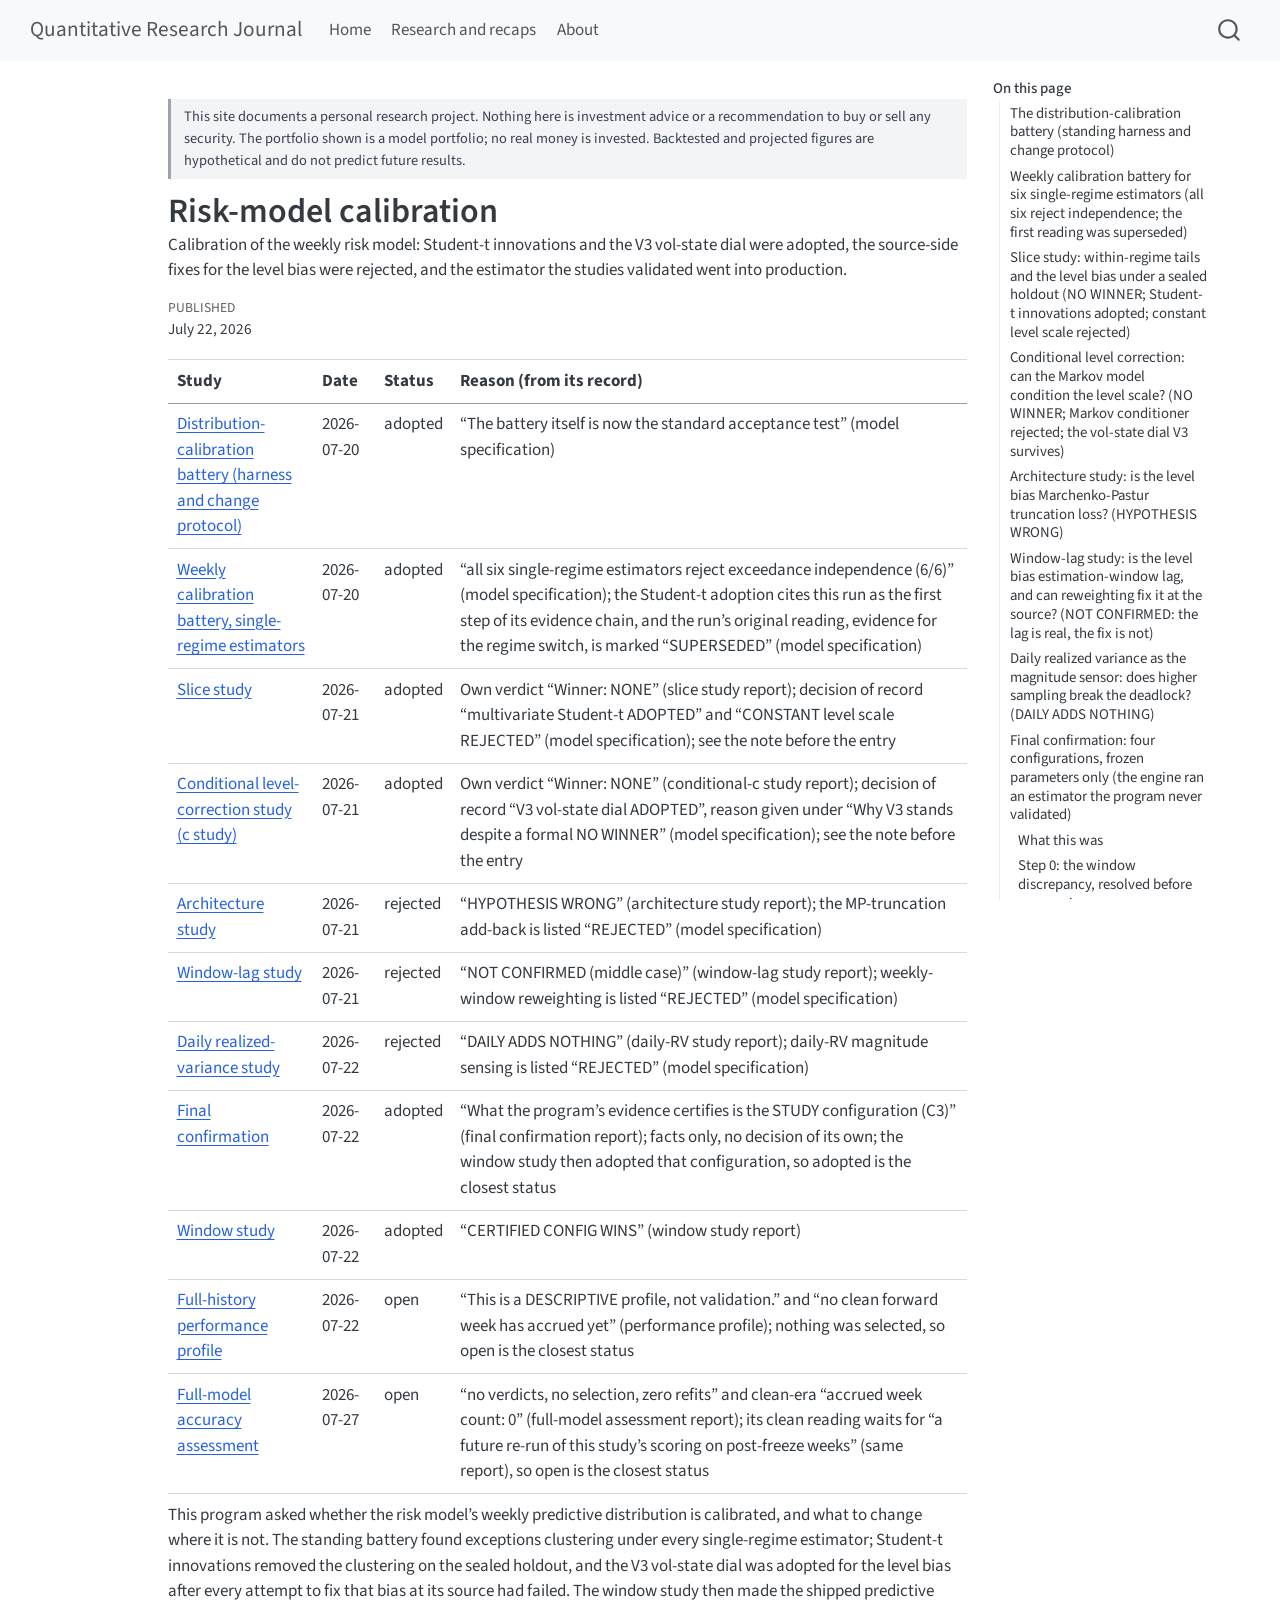
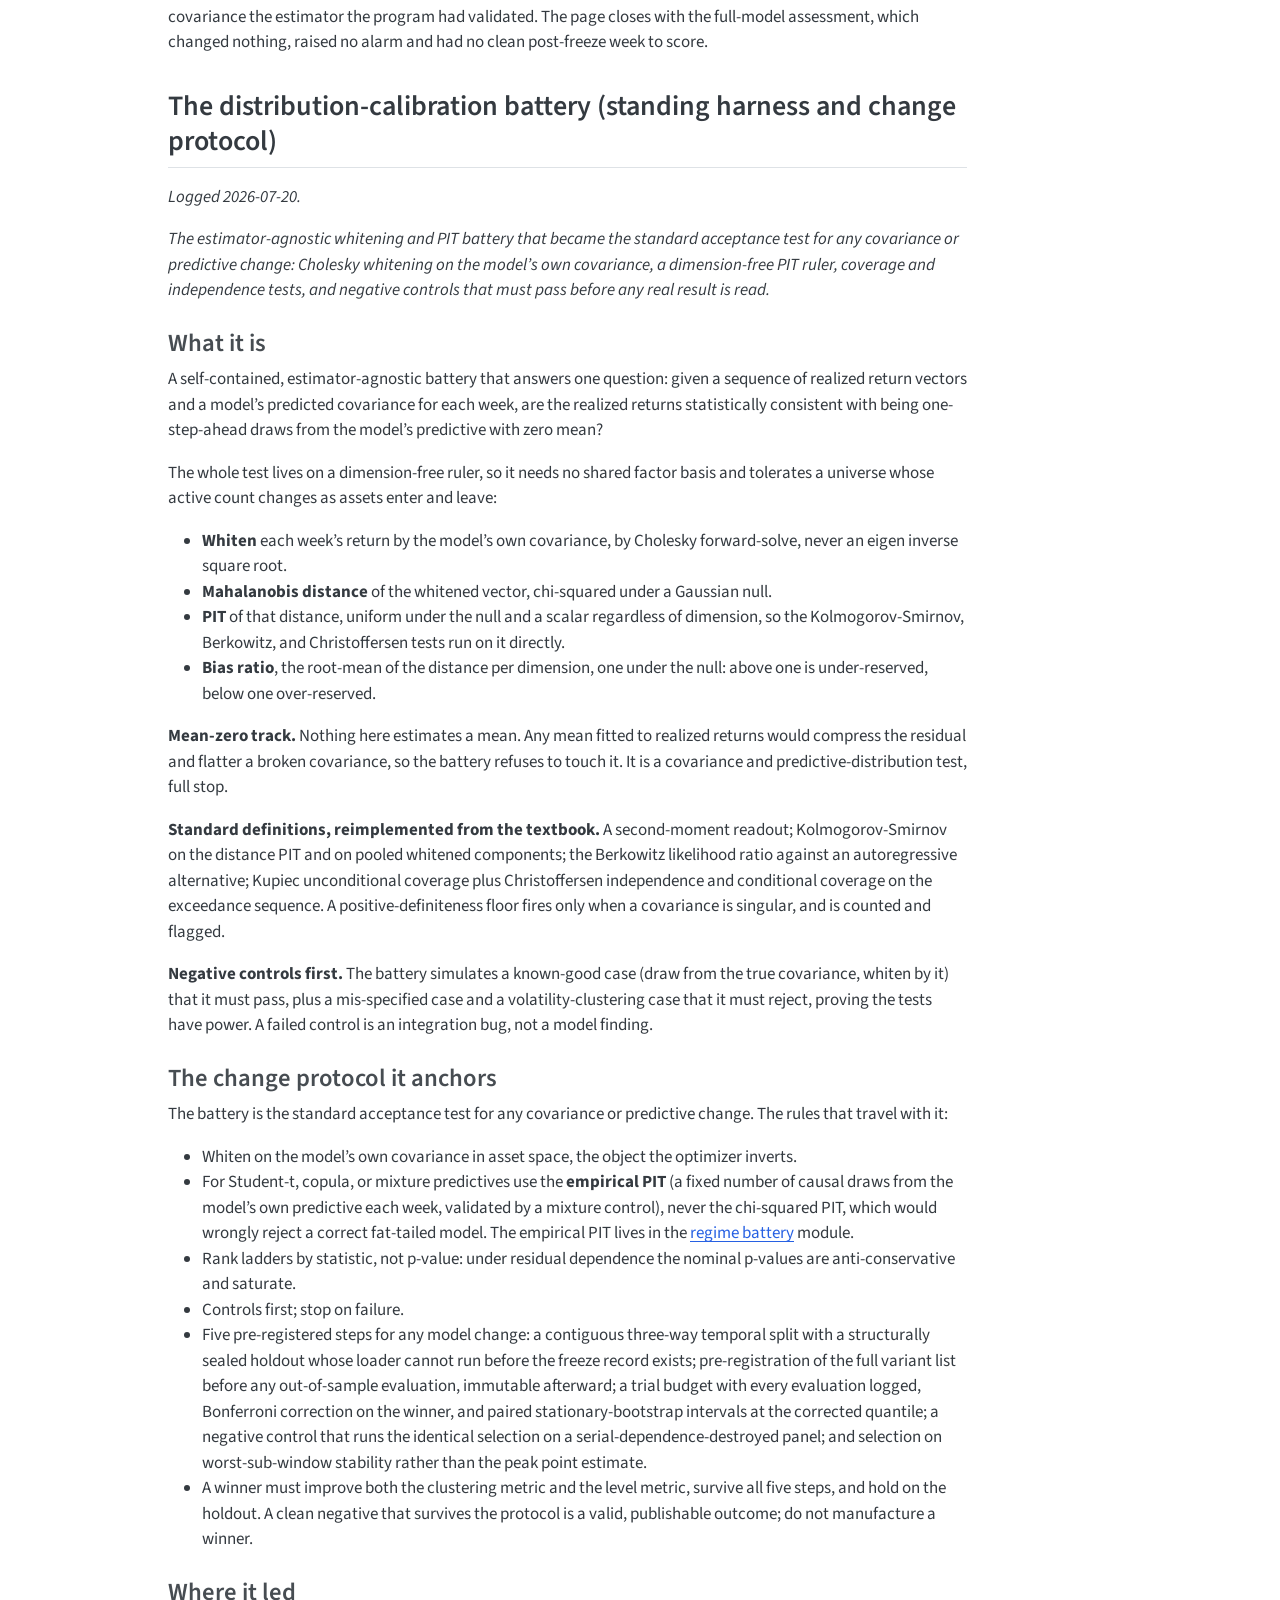
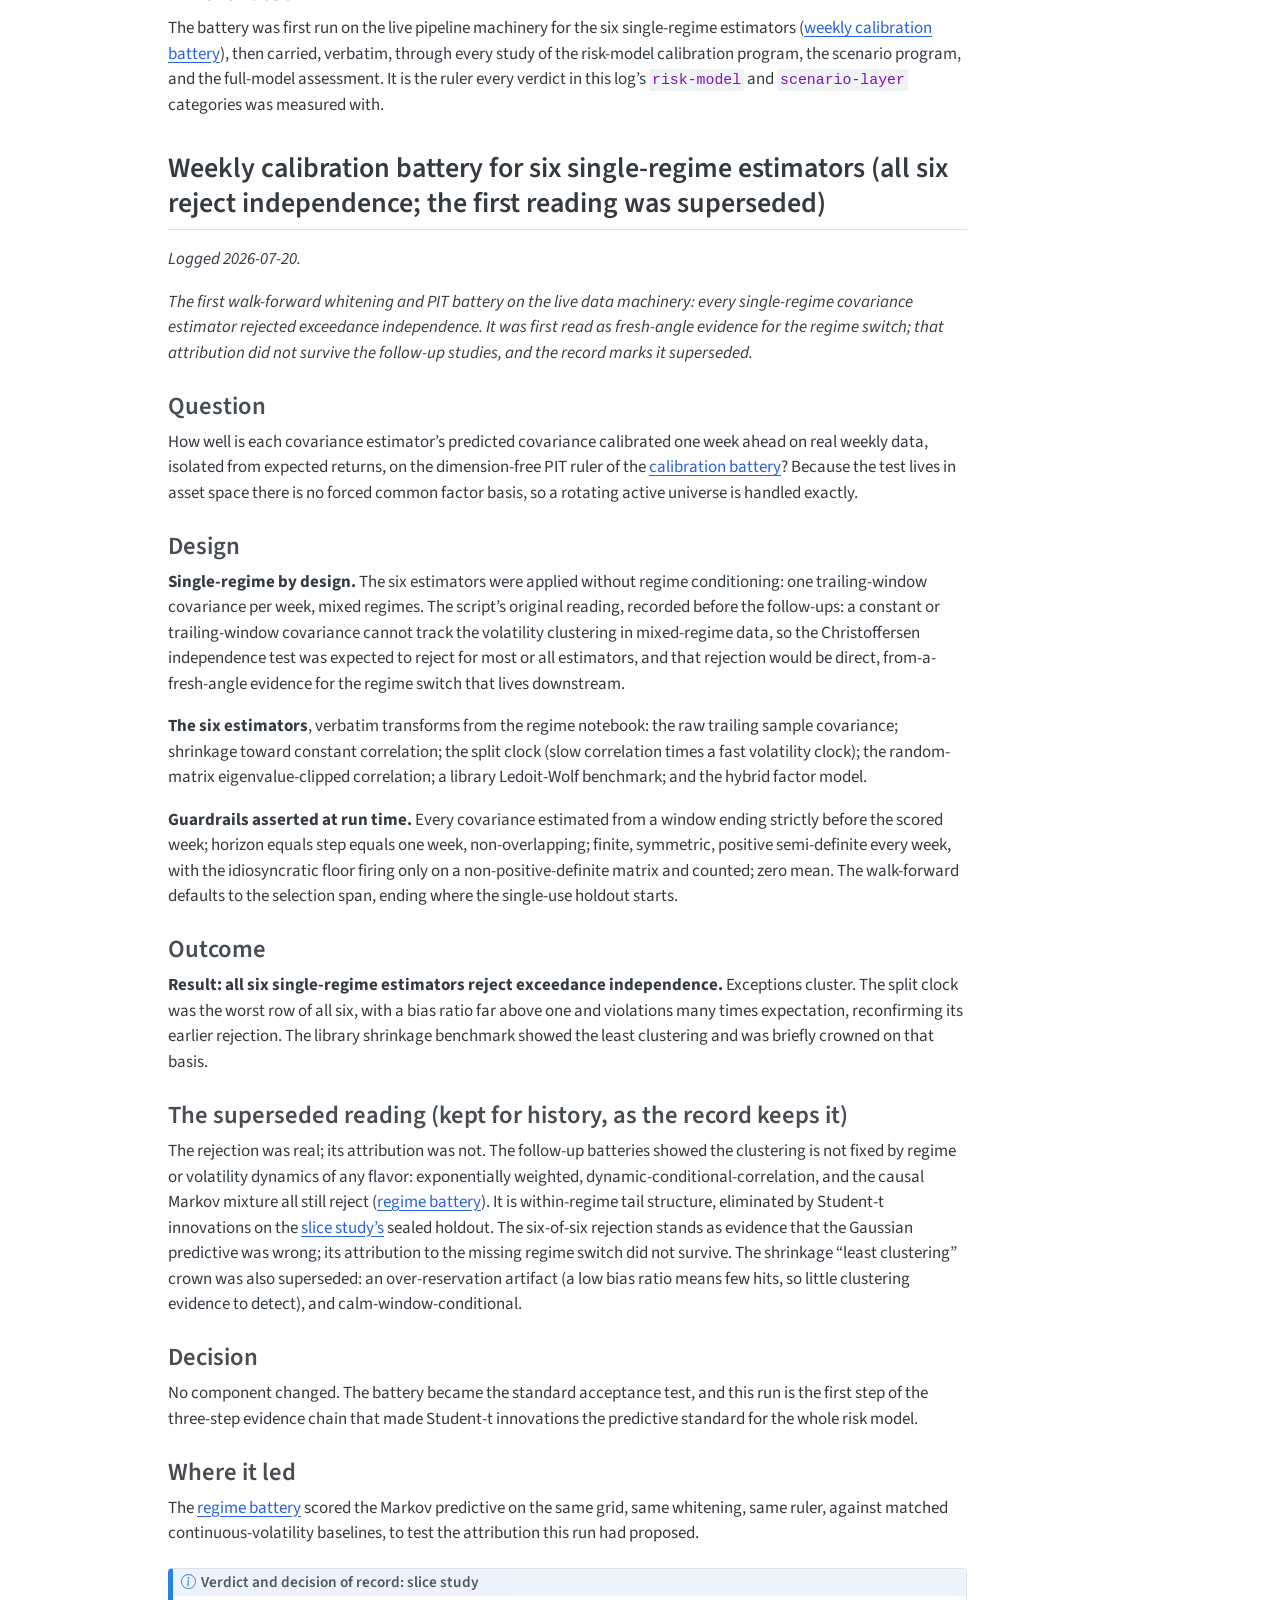
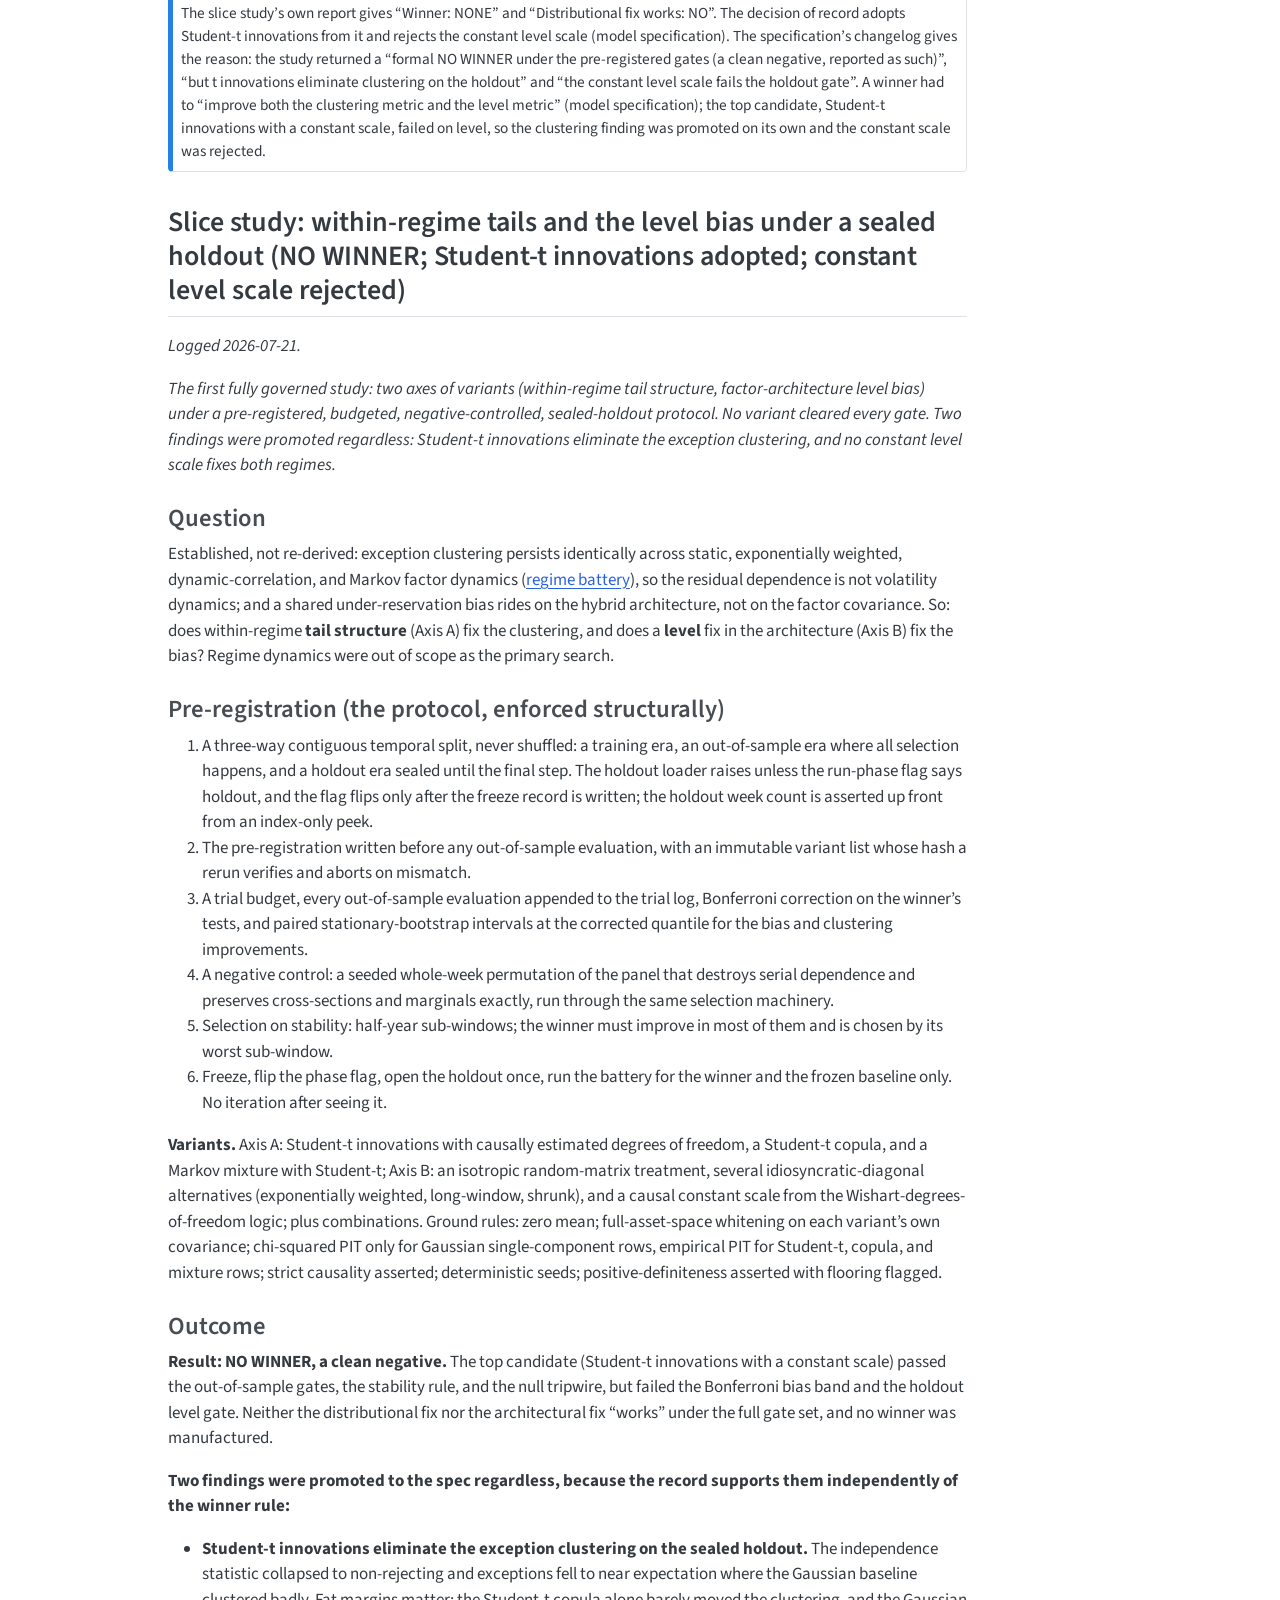
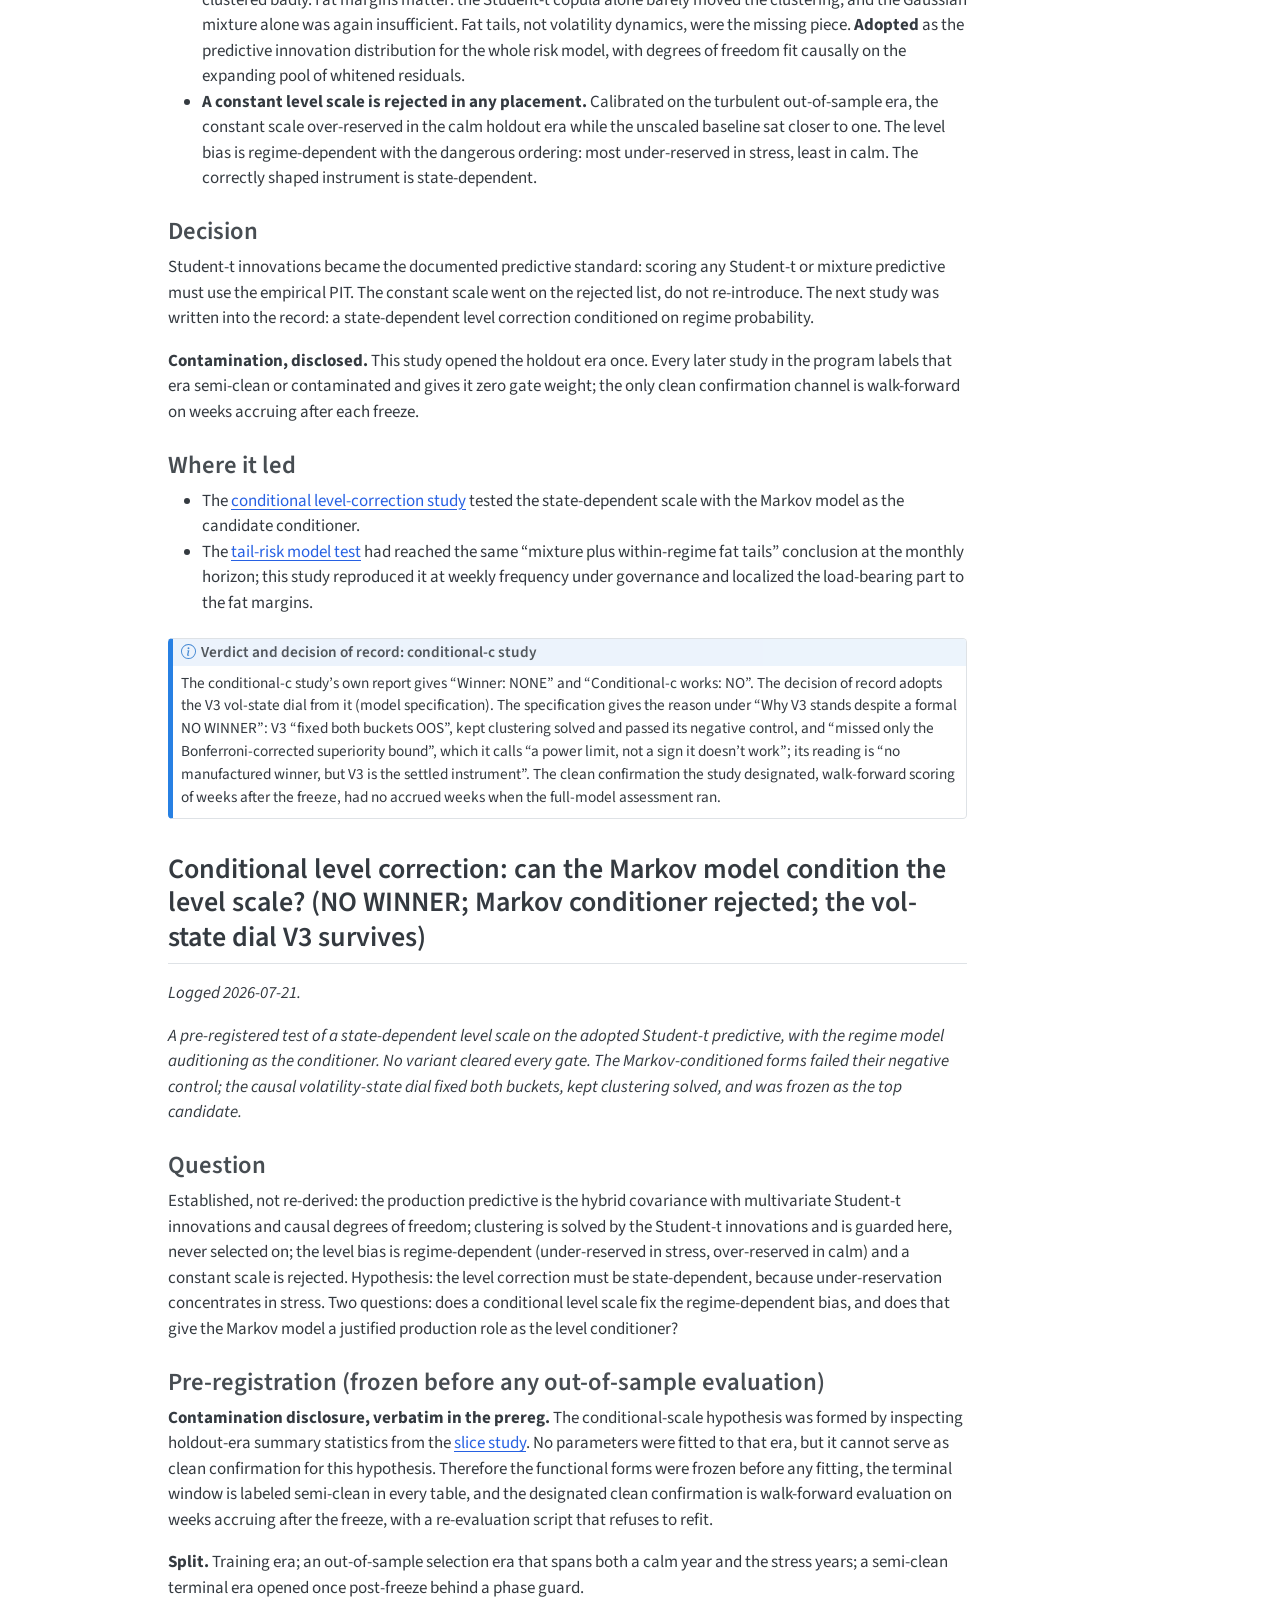
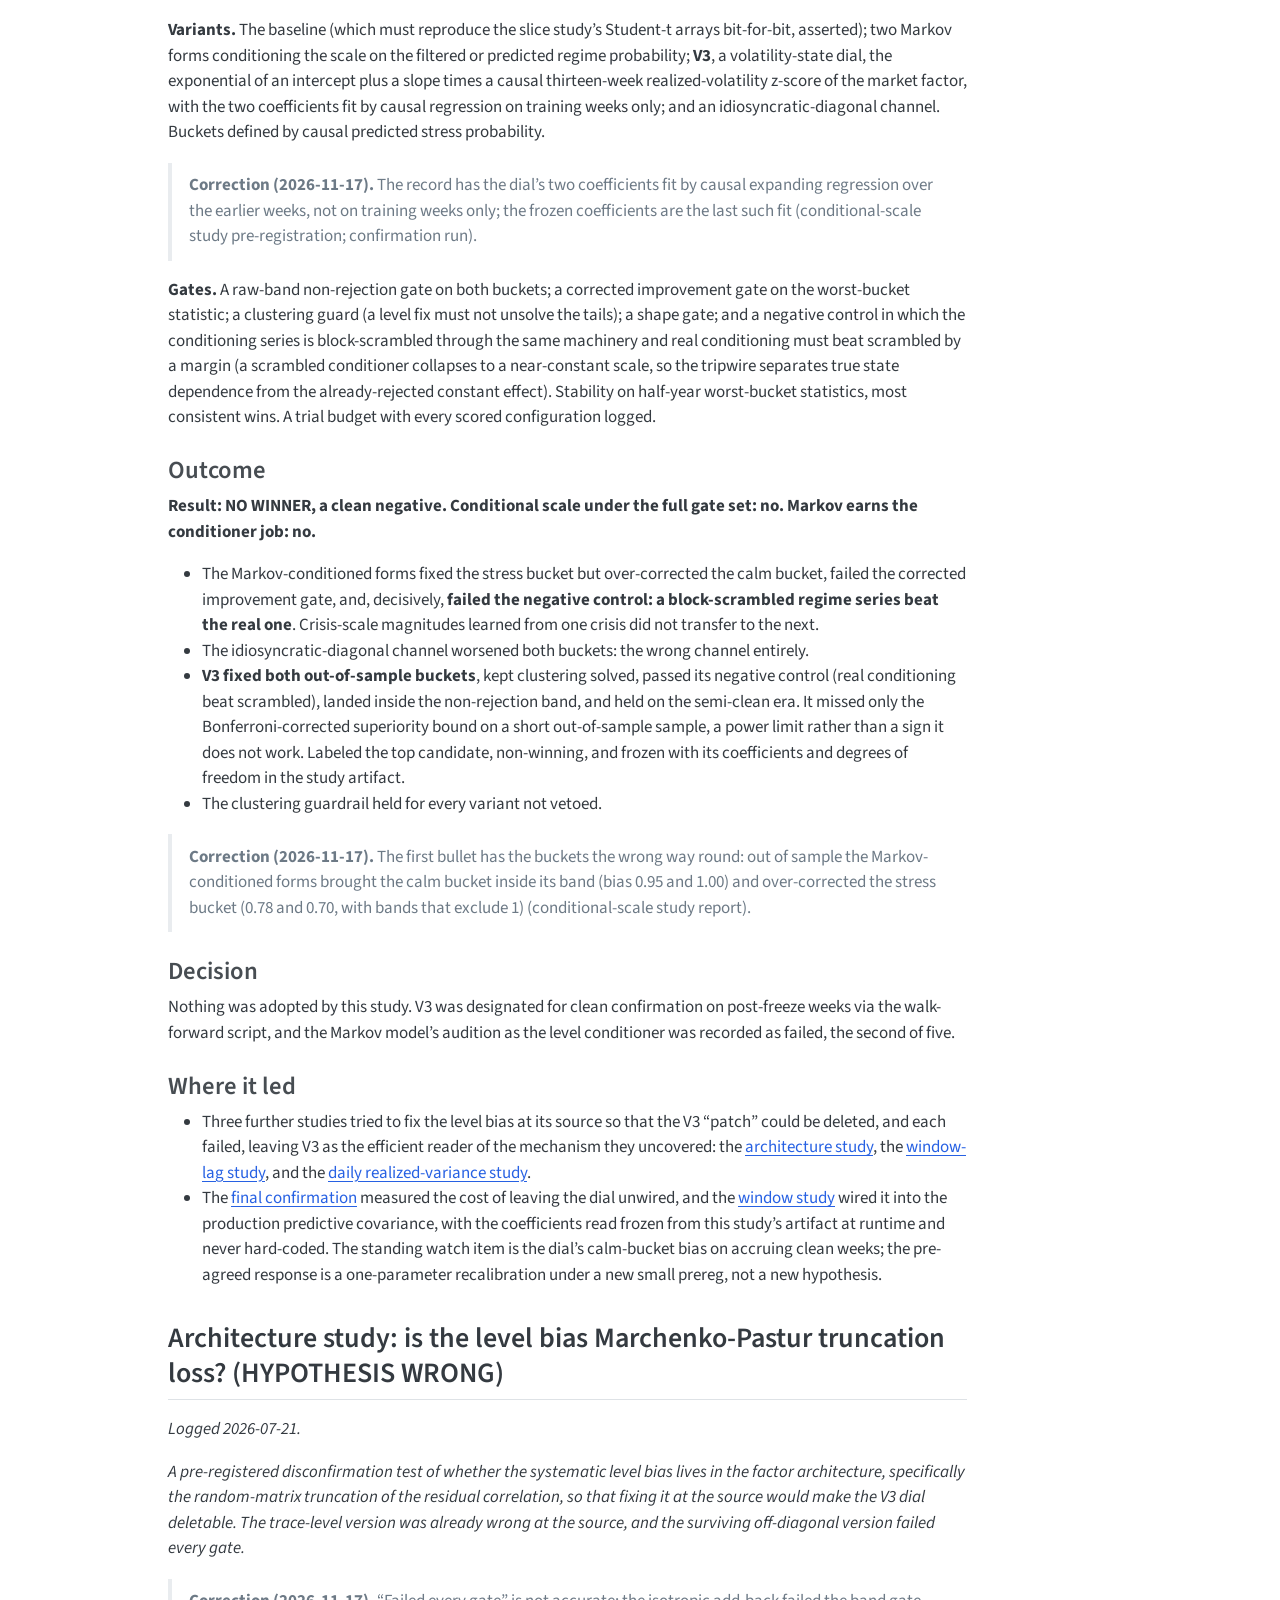
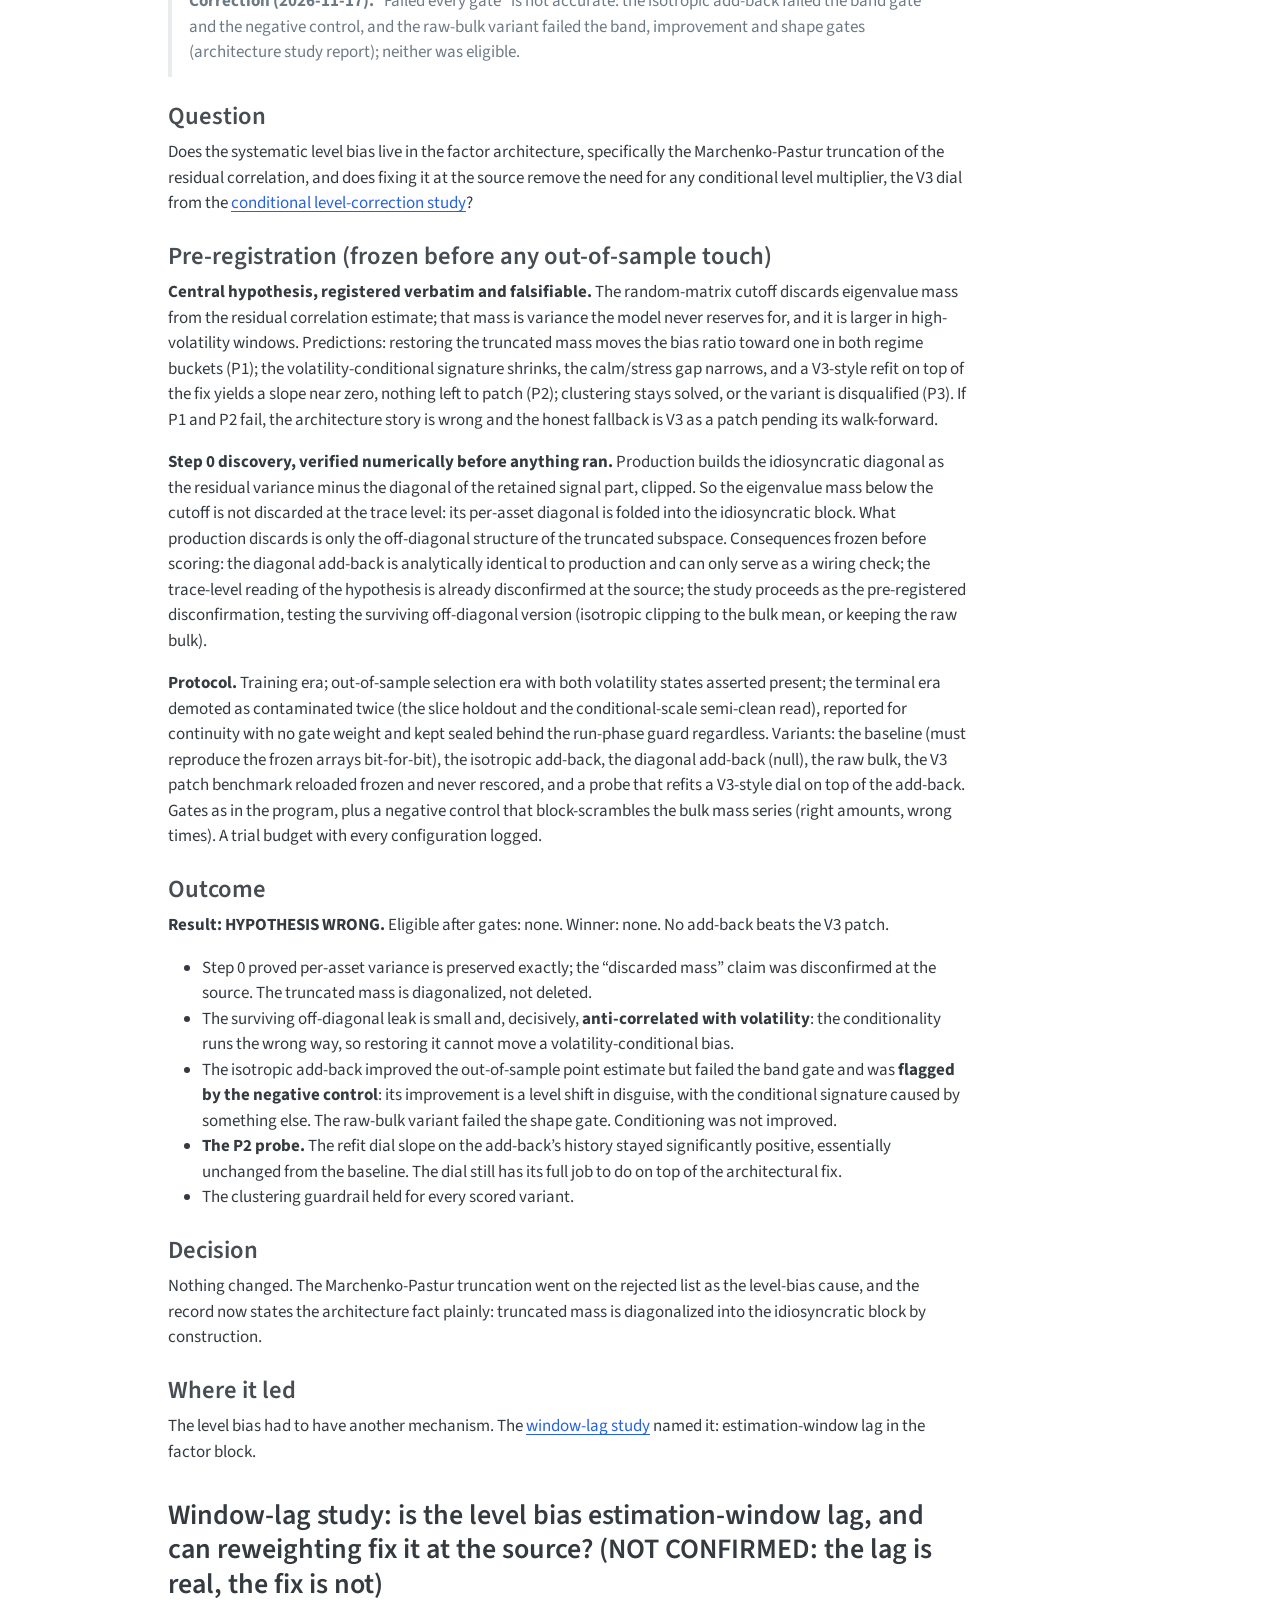
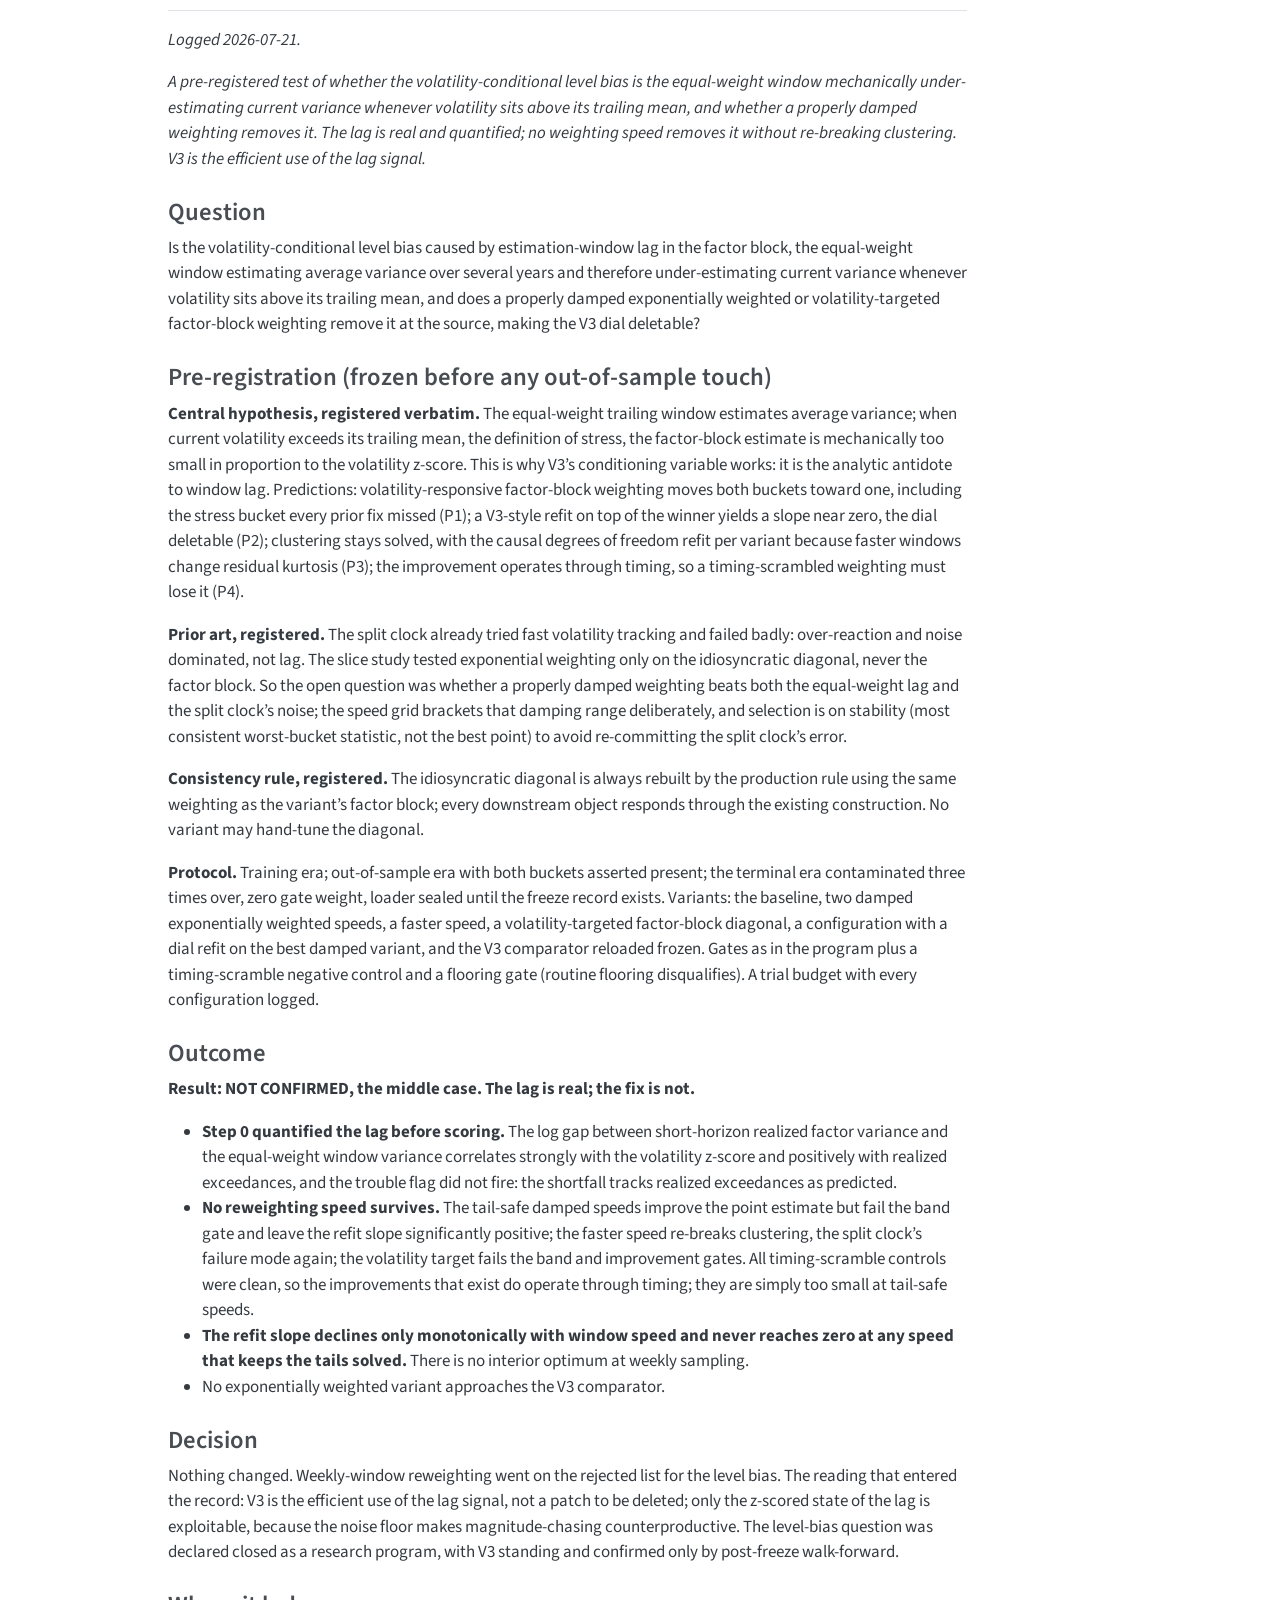
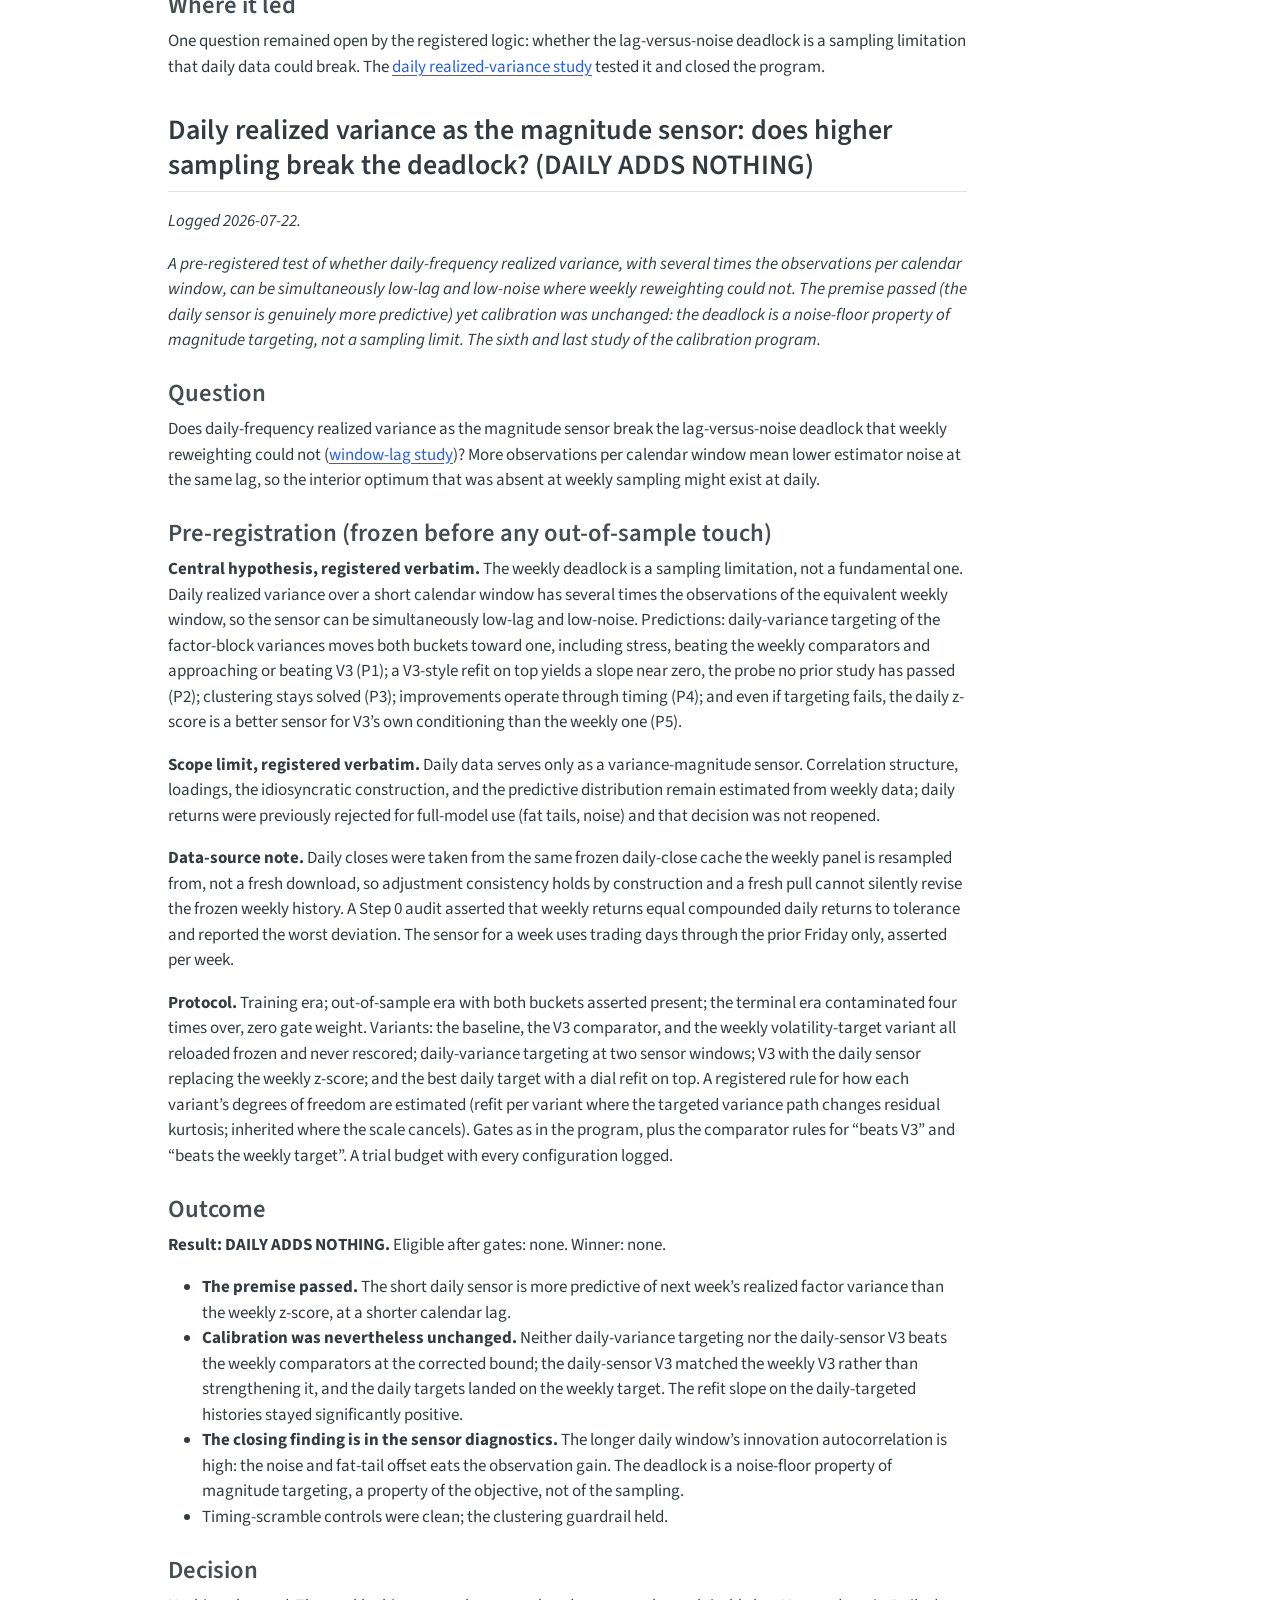
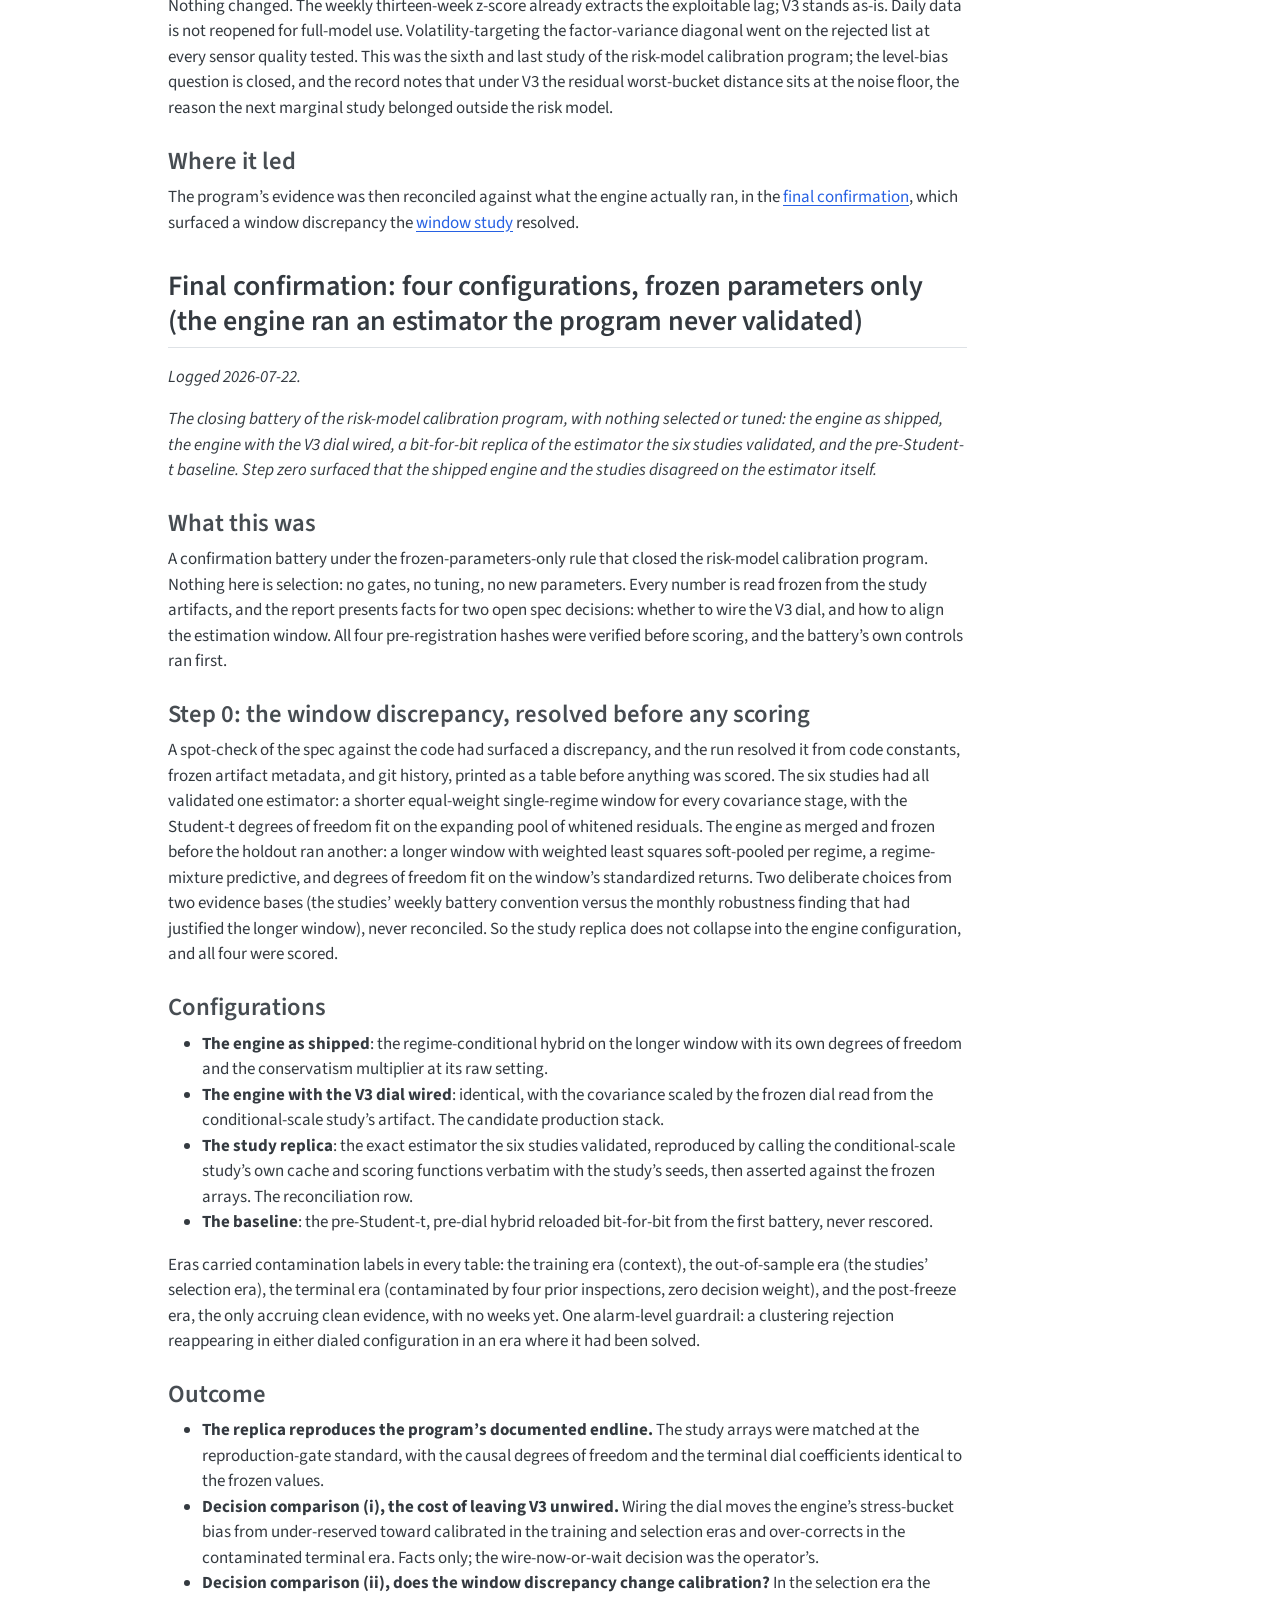
<file: research/risk-calibration.html>
<!DOCTYPE html>
<html xmlns="http://www.w3.org/1999/xhtml" lang="en" xml:lang="en"><head>

<meta charset="utf-8">
<meta name="generator" content="quarto-1.10.18">

<meta name="viewport" content="width=device-width, initial-scale=1.0, user-scalable=yes">

<meta name="dcterms.date" content="2026-07-22">
<meta name="description" content="Calibration of the weekly risk model: Student-t innovations and the V3 vol-state dial were adopted, the source-side fixes for the level bias were rejected, and the estimator the studies validated went into production.">

<title>Risk-model calibration – Quantitative Research Journal</title>
<style>
/* Default styles provided by pandoc.
** See https://pandoc.org/MANUAL.html#variables-for-html for config info.
*/
span.smallcaps{font-variant: small-caps;}
div.columns{display: flex; gap: 1.5em;}
div.column{flex: auto;}
@media screen {
div.columns{gap: min(4vw, 1.5em);}
div.column{overflow-x: auto;}
}
div.hanging-indent{margin-left: 1.5em; text-indent: -1.5em;}
ul.task-list{list-style: none;}
ul.task-list li input[type="checkbox"] {
  width: 0.8em;
  margin: 0 0.8em 0.2em -1em; /* quarto-specific, see https://github.com/quarto-dev/quarto-cli/issues/4556 */ 
  vertical-align: middle;
}
</style>


<script src="../site_libs/quarto-nav/quarto-nav.js"></script>
<script src="../site_libs/quarto-nav/headroom.min.js"></script>
<script src="../site_libs/clipboard/clipboard.min.js"></script>
<script src="../site_libs/quarto-search/autocomplete.umd.js"></script>
<script src="../site_libs/quarto-search/fuse.min.js"></script>
<script src="../site_libs/quarto-search/quarto-search.js"></script>
<meta name="quarto:offset" content="../">
<script src="../site_libs/quarto-html/quarto.js" type="module"></script>
<script src="../site_libs/quarto-html/tabsets/tabsets.js" type="module"></script>
<script src="../site_libs/quarto-html/popper.min.js"></script>
<script src="../site_libs/quarto-html/tippy.umd.min.js"></script>
<script src="../site_libs/quarto-html/anchor.min.js"></script>
<link href="../site_libs/quarto-html/tippy.css" rel="stylesheet">
<link href="../site_libs/quarto-html/quarto-syntax-highlighting-64a204ab8560d761af7679ceaba22944.css" rel="stylesheet" id="quarto-text-highlighting-styles">
<script src="../site_libs/bootstrap/bootstrap.min.js"></script>
<link href="../site_libs/bootstrap/bootstrap-icons.css" rel="stylesheet">
<link href="../site_libs/bootstrap/bootstrap-172ba59bd5e0b52282274ba0c0cc16fc.min.css" rel="stylesheet" append-hash="true" id="quarto-bootstrap" data-mode="light">
<script id="quarto-search-options" type="application/json">{
  "location": "navbar",
  "copy-button": false,
  "collapse-after": 3,
  "panel-placement": "end",
  "type": "overlay",
  "limit": 50,
  "keyboard-shortcut": [
    "f",
    "/",
    "s"
  ],
  "show-item-context": false,
  "language": {
    "search-no-results-text": "No results",
    "search-matching-documents-text": "matching documents",
    "search-copy-link-title": "Copy link to search",
    "search-hide-matches-text": "Hide additional matches",
    "search-more-match-text": "more match in this document",
    "search-more-matches-text": "more matches in this document",
    "search-clear-button-title": "Clear",
    "search-text-placeholder": "",
    "search-detached-cancel-button-title": "Cancel",
    "search-submit-button-title": "Submit",
    "search-label": "Search"
  }
}</script>


<link rel="stylesheet" href="../_support/styles.css">
</head>

<body class="nav-fixed quarto-light">

<div id="quarto-search-results"></div>
  <header id="quarto-header" class="headroom fixed-top">
    <nav class="navbar navbar-expand-lg " data-bs-theme="dark">
      <div class="navbar-container container-fluid">
      <div class="navbar-brand-container mx-auto">
    <a class="navbar-brand" href="../index.html">
    <span class="navbar-title">Quantitative Research Journal</span>
    </a>
  </div>
            <div id="quarto-search" class="" title="Search"></div>
          <button class="navbar-toggler" type="button" data-bs-toggle="collapse" data-bs-target="#navbarCollapse" aria-controls="navbarCollapse" role="menu" aria-expanded="false" aria-label="Toggle navigation" onclick="if (window.quartoToggleHeadroom) { window.quartoToggleHeadroom(); }">
  <span class="navbar-toggler-icon"></span>
</button>
          <div class="collapse navbar-collapse" id="navbarCollapse">
            <ul class="navbar-nav navbar-nav-scroll me-auto">
  <li class="nav-item">
    <a class="nav-link" href="../index.html"> 
<span class="menu-text">Home</span></a>
  </li>  
  <li class="nav-item">
    <a class="nav-link" href="../library.html"> 
<span class="menu-text">Research and recaps</span></a>
  </li>  
  <li class="nav-item">
    <a class="nav-link" href="../about.html"> 
<span class="menu-text">About</span></a>
  </li>  
</ul>
          </div> <!-- /navcollapse -->
            <div class="quarto-navbar-tools">
</div>
      </div> <!-- /container-fluid -->
    </nav>
</header>
<!-- content -->
<div id="quarto-content" class="quarto-container page-columns page-rows-contents page-layout-article page-navbar">
<!-- sidebar -->
<!-- margin-sidebar -->
    <div id="quarto-margin-sidebar" class="sidebar margin-sidebar">
        <nav id="TOC" role="doc-toc" class="toc-active">
    <h2 id="toc-title">On this page</h2>
   
  <ul>
  <li><a href="#e-2026-07-20-02" id="toc-e-2026-07-20-02" class="nav-link active" data-scroll-target="#e-2026-07-20-02">The distribution-calibration battery (standing harness and change protocol)</a>
  <ul class="collapse">
  <li><a href="#what-it-is" id="toc-what-it-is" class="nav-link" data-scroll-target="#what-it-is">What it is</a></li>
  <li><a href="#the-change-protocol-it-anchors" id="toc-the-change-protocol-it-anchors" class="nav-link" data-scroll-target="#the-change-protocol-it-anchors">The change protocol it anchors</a></li>
  <li><a href="#where-it-led" id="toc-where-it-led" class="nav-link" data-scroll-target="#where-it-led">Where it led</a></li>
  </ul></li>
  <li><a href="#e-2026-07-20-03" id="toc-e-2026-07-20-03" class="nav-link" data-scroll-target="#e-2026-07-20-03">Weekly calibration battery for six single-regime estimators (all six reject independence; the first reading was superseded)</a>
  <ul class="collapse">
  <li><a href="#question" id="toc-question" class="nav-link" data-scroll-target="#question">Question</a></li>
  <li><a href="#design" id="toc-design" class="nav-link" data-scroll-target="#design">Design</a></li>
  <li><a href="#outcome" id="toc-outcome" class="nav-link" data-scroll-target="#outcome">Outcome</a></li>
  <li><a href="#the-superseded-reading-kept-for-history-as-the-record-keeps-it" id="toc-the-superseded-reading-kept-for-history-as-the-record-keeps-it" class="nav-link" data-scroll-target="#the-superseded-reading-kept-for-history-as-the-record-keeps-it">The superseded reading (kept for history, as the record keeps it)</a></li>
  <li><a href="#decision" id="toc-decision" class="nav-link" data-scroll-target="#decision">Decision</a></li>
  <li><a href="#where-it-led-1" id="toc-where-it-led-1" class="nav-link" data-scroll-target="#where-it-led-1">Where it led</a></li>
  </ul></li>
  <li><a href="#e-2026-07-21-02" id="toc-e-2026-07-21-02" class="nav-link" data-scroll-target="#e-2026-07-21-02">Slice study: within-regime tails and the level bias under a sealed holdout (NO WINNER; Student-t innovations adopted; constant level scale rejected)</a>
  <ul class="collapse">
  <li><a href="#question-1" id="toc-question-1" class="nav-link" data-scroll-target="#question-1">Question</a></li>
  <li><a href="#pre-registration-the-protocol-enforced-structurally" id="toc-pre-registration-the-protocol-enforced-structurally" class="nav-link" data-scroll-target="#pre-registration-the-protocol-enforced-structurally">Pre-registration (the protocol, enforced structurally)</a></li>
  <li><a href="#outcome-1" id="toc-outcome-1" class="nav-link" data-scroll-target="#outcome-1">Outcome</a></li>
  <li><a href="#decision-1" id="toc-decision-1" class="nav-link" data-scroll-target="#decision-1">Decision</a></li>
  <li><a href="#where-it-led-2" id="toc-where-it-led-2" class="nav-link" data-scroll-target="#where-it-led-2">Where it led</a></li>
  </ul></li>
  <li><a href="#e-2026-07-21-03" id="toc-e-2026-07-21-03" class="nav-link" data-scroll-target="#e-2026-07-21-03">Conditional level correction: can the Markov model condition the level scale? (NO WINNER; Markov conditioner rejected; the vol-state dial V3 survives)</a>
  <ul class="collapse">
  <li><a href="#question-2" id="toc-question-2" class="nav-link" data-scroll-target="#question-2">Question</a></li>
  <li><a href="#pre-registration-frozen-before-any-out-of-sample-evaluation" id="toc-pre-registration-frozen-before-any-out-of-sample-evaluation" class="nav-link" data-scroll-target="#pre-registration-frozen-before-any-out-of-sample-evaluation">Pre-registration (frozen before any out-of-sample evaluation)</a></li>
  <li><a href="#outcome-2" id="toc-outcome-2" class="nav-link" data-scroll-target="#outcome-2">Outcome</a></li>
  <li><a href="#decision-2" id="toc-decision-2" class="nav-link" data-scroll-target="#decision-2">Decision</a></li>
  <li><a href="#where-it-led-3" id="toc-where-it-led-3" class="nav-link" data-scroll-target="#where-it-led-3">Where it led</a></li>
  </ul></li>
  <li><a href="#e-2026-07-21-04" id="toc-e-2026-07-21-04" class="nav-link" data-scroll-target="#e-2026-07-21-04">Architecture study: is the level bias Marchenko-Pastur truncation loss? (HYPOTHESIS WRONG)</a>
  <ul class="collapse">
  <li><a href="#question-3" id="toc-question-3" class="nav-link" data-scroll-target="#question-3">Question</a></li>
  <li><a href="#pre-registration-frozen-before-any-out-of-sample-touch" id="toc-pre-registration-frozen-before-any-out-of-sample-touch" class="nav-link" data-scroll-target="#pre-registration-frozen-before-any-out-of-sample-touch">Pre-registration (frozen before any out-of-sample touch)</a></li>
  <li><a href="#outcome-3" id="toc-outcome-3" class="nav-link" data-scroll-target="#outcome-3">Outcome</a></li>
  <li><a href="#decision-3" id="toc-decision-3" class="nav-link" data-scroll-target="#decision-3">Decision</a></li>
  <li><a href="#where-it-led-4" id="toc-where-it-led-4" class="nav-link" data-scroll-target="#where-it-led-4">Where it led</a></li>
  </ul></li>
  <li><a href="#e-2026-07-21-05" id="toc-e-2026-07-21-05" class="nav-link" data-scroll-target="#e-2026-07-21-05">Window-lag study: is the level bias estimation-window lag, and can reweighting fix it at the source? (NOT CONFIRMED: the lag is real, the fix is not)</a>
  <ul class="collapse">
  <li><a href="#question-4" id="toc-question-4" class="nav-link" data-scroll-target="#question-4">Question</a></li>
  <li><a href="#pre-registration-frozen-before-any-out-of-sample-touch-1" id="toc-pre-registration-frozen-before-any-out-of-sample-touch-1" class="nav-link" data-scroll-target="#pre-registration-frozen-before-any-out-of-sample-touch-1">Pre-registration (frozen before any out-of-sample touch)</a></li>
  <li><a href="#outcome-4" id="toc-outcome-4" class="nav-link" data-scroll-target="#outcome-4">Outcome</a></li>
  <li><a href="#decision-4" id="toc-decision-4" class="nav-link" data-scroll-target="#decision-4">Decision</a></li>
  <li><a href="#where-it-led-5" id="toc-where-it-led-5" class="nav-link" data-scroll-target="#where-it-led-5">Where it led</a></li>
  </ul></li>
  <li><a href="#e-2026-07-22-01" id="toc-e-2026-07-22-01" class="nav-link" data-scroll-target="#e-2026-07-22-01">Daily realized variance as the magnitude sensor: does higher sampling break the deadlock? (DAILY ADDS NOTHING)</a>
  <ul class="collapse">
  <li><a href="#question-5" id="toc-question-5" class="nav-link" data-scroll-target="#question-5">Question</a></li>
  <li><a href="#pre-registration-frozen-before-any-out-of-sample-touch-2" id="toc-pre-registration-frozen-before-any-out-of-sample-touch-2" class="nav-link" data-scroll-target="#pre-registration-frozen-before-any-out-of-sample-touch-2">Pre-registration (frozen before any out-of-sample touch)</a></li>
  <li><a href="#outcome-5" id="toc-outcome-5" class="nav-link" data-scroll-target="#outcome-5">Outcome</a></li>
  <li><a href="#decision-5" id="toc-decision-5" class="nav-link" data-scroll-target="#decision-5">Decision</a></li>
  <li><a href="#where-it-led-6" id="toc-where-it-led-6" class="nav-link" data-scroll-target="#where-it-led-6">Where it led</a></li>
  </ul></li>
  <li><a href="#e-2026-07-22-02" id="toc-e-2026-07-22-02" class="nav-link" data-scroll-target="#e-2026-07-22-02">Final confirmation: four configurations, frozen parameters only (the engine ran an estimator the program never validated)</a>
  <ul class="collapse">
  <li><a href="#what-this-was" id="toc-what-this-was" class="nav-link" data-scroll-target="#what-this-was">What this was</a></li>
  <li><a href="#step-0-the-window-discrepancy-resolved-before-any-scoring" id="toc-step-0-the-window-discrepancy-resolved-before-any-scoring" class="nav-link" data-scroll-target="#step-0-the-window-discrepancy-resolved-before-any-scoring">Step 0: the window discrepancy, resolved before any scoring</a></li>
  <li><a href="#configurations" id="toc-configurations" class="nav-link" data-scroll-target="#configurations">Configurations</a></li>
  <li><a href="#outcome-6" id="toc-outcome-6" class="nav-link" data-scroll-target="#outcome-6">Outcome</a></li>
  <li><a href="#closing-statement-of-record" id="toc-closing-statement-of-record" class="nav-link" data-scroll-target="#closing-statement-of-record">Closing statement of record</a></li>
  <li><a href="#where-it-led-7" id="toc-where-it-led-7" class="nav-link" data-scroll-target="#where-it-led-7">Where it led</a></li>
  </ul></li>
  <li><a href="#e-2026-07-22-03" id="toc-e-2026-07-22-03" class="nav-link" data-scroll-target="#e-2026-07-22-03">Window study: which estimator ships in production? (CERTIFIED CONFIG WINS; the shorter equal-weight single-regime window, wired)</a>
  <ul class="collapse">
  <li><a href="#question-6" id="toc-question-6" class="nav-link" data-scroll-target="#question-6">Question</a></li>
  <li><a href="#pre-registration-frozen-before-any-out-of-sample-scoring" id="toc-pre-registration-frozen-before-any-out-of-sample-scoring" class="nav-link" data-scroll-target="#pre-registration-frozen-before-any-out-of-sample-scoring">Pre-registration (frozen before any out-of-sample scoring)</a></li>
  <li><a href="#outcome-7" id="toc-outcome-7" class="nav-link" data-scroll-target="#outcome-7">Outcome</a></li>
  <li><a href="#decision-phase-2-executed-the-same-day" id="toc-decision-phase-2-executed-the-same-day" class="nav-link" data-scroll-target="#decision-phase-2-executed-the-same-day">Decision (Phase 2, executed the same day)</a></li>
  <li><a href="#where-it-led-8" id="toc-where-it-led-8" class="nav-link" data-scroll-target="#where-it-led-8">Where it led</a></li>
  </ul></li>
  <li><a href="#e-2026-07-22-04" id="toc-e-2026-07-22-04" class="nav-link" data-scroll-target="#e-2026-07-22-04">Full-history performance profile of the deployed risk model (descriptive; the exception it cannot absorb is a crash at arrival speed)</a>
  <ul class="collapse">
  <li><a href="#what-this-is-and-is-not" id="toc-what-this-is-and-is-not" class="nav-link" data-scroll-target="#what-this-is-and-is-not">What this is, and is not</a></li>
  <li><a href="#the-era-map-and-the-honesty-block" id="toc-the-era-map-and-the-honesty-block" class="nav-link" data-scroll-target="#the-era-map-and-the-honesty-block">The era map and the honesty block</a></li>
  <li><a href="#headline-behaviour-descriptive" id="toc-headline-behaviour-descriptive" class="nav-link" data-scroll-target="#headline-behaviour-descriptive">Headline behaviour (descriptive)</a></li>
  <li><a href="#decision-6" id="toc-decision-6" class="nav-link" data-scroll-target="#decision-6">Decision</a></li>
  <li><a href="#where-it-led-9" id="toc-where-it-led-9" class="nav-link" data-scroll-target="#where-it-led-9">Where it led</a></li>
  </ul></li>
  <li><a href="#e-2026-07-27-01" id="toc-e-2026-07-27-01" class="nav-link" data-scroll-target="#e-2026-07-27-01">Full-model accuracy assessment: the program’s report card, dated (confirmation and characterization; zero refits; no alarms; no clean weeks yet)</a>
  <ul class="collapse">
  <li><a href="#what-this-was-1" id="toc-what-this-was-1" class="nav-link" data-scroll-target="#what-this-was-1">What this was</a></li>
  <li><a href="#the-eras-reported-clean-first" id="toc-the-eras-reported-clean-first" class="nav-link" data-scroll-target="#the-eras-reported-clean-first">The eras, reported clean-first</a></li>
  <li><a href="#outcome-facts-era-labeled-the-pre-registered-alarms-did-not-fire" id="toc-outcome-facts-era-labeled-the-pre-registered-alarms-did-not-fire" class="nav-link" data-scroll-target="#outcome-facts-era-labeled-the-pre-registered-alarms-did-not-fire">Outcome (facts, era-labeled; the pre-registered alarms did not fire)</a></li>
  <li><a href="#decision-7" id="toc-decision-7" class="nav-link" data-scroll-target="#decision-7">Decision</a></li>
  <li><a href="#where-it-sits-in-the-log" id="toc-where-it-sits-in-the-log" class="nav-link" data-scroll-target="#where-it-sits-in-the-log">Where it sits in the log</a></li>
  </ul></li>
  </ul>
</nav>
    </div>
<!-- main -->
<main class="content" id="quarto-document-content">
<div class="site-disclaimer" role="note">
<p>This site documents a personal research project. Nothing here is investment advice or a recommendation to buy or sell any security. The portfolio shown is a model portfolio; no real money is invested. Backtested and projected figures are hypothetical and do not predict future results.</p>
</div>

<header id="title-block-header" class="quarto-title-block default">
<div class="quarto-title">
<h1 class="title">Risk-model calibration</h1>
</div>

<div>
  <div class="description">
    Calibration of the weekly risk model: Student-t innovations and the V3 vol-state dial were adopted, the source-side fixes for the level bias were rejected, and the estimator the studies validated went into production.
  </div>
</div>


<div class="quarto-title-meta">

    
    <div>
    <div class="quarto-title-meta-heading">Published</div>
    <div class="quarto-title-meta-contents">
      <p class="date">July 22, 2026</p>
    </div>
  </div>
  
    
  </div>
  


</header>


<table class="caption-top table">
<thead>
<tr class="header">
<th>Study</th>
<th>Date</th>
<th>Status</th>
<th>Reason (from its record)</th>
</tr>
</thead>
<tbody>
<tr class="odd">
<td><a href="../research/risk-calibration.html#e-2026-07-20-02">Distribution-calibration battery (harness and change protocol)</a></td>
<td>2026-07-20</td>
<td>adopted</td>
<td>“The battery itself is now the standard acceptance test” (model specification)</td>
</tr>
<tr class="even">
<td><a href="../research/risk-calibration.html#e-2026-07-20-03">Weekly calibration battery, single-regime estimators</a></td>
<td>2026-07-20</td>
<td>adopted</td>
<td>“all six single-regime estimators reject exceedance independence (6/6)” (model specification); the Student-t adoption cites this run as the first step of its evidence chain, and the run’s original reading, evidence for the regime switch, is marked “SUPERSEDED” (model specification)</td>
</tr>
<tr class="odd">
<td><a href="../research/risk-calibration.html#e-2026-07-21-02">Slice study</a></td>
<td>2026-07-21</td>
<td>adopted</td>
<td>Own verdict “Winner: NONE” (slice study report); decision of record “multivariate Student-t ADOPTED” and “CONSTANT level scale REJECTED” (model specification); see the note before the entry</td>
</tr>
<tr class="even">
<td><a href="../research/risk-calibration.html#e-2026-07-21-03">Conditional level-correction study (c study)</a></td>
<td>2026-07-21</td>
<td>adopted</td>
<td>Own verdict “Winner: NONE” (conditional-c study report); decision of record “V3 vol-state dial ADOPTED”, reason given under “Why V3 stands despite a formal NO WINNER” (model specification); see the note before the entry</td>
</tr>
<tr class="odd">
<td><a href="../research/risk-calibration.html#e-2026-07-21-04">Architecture study</a></td>
<td>2026-07-21</td>
<td>rejected</td>
<td>“HYPOTHESIS WRONG” (architecture study report); the MP-truncation add-back is listed “REJECTED” (model specification)</td>
</tr>
<tr class="even">
<td><a href="../research/risk-calibration.html#e-2026-07-21-05">Window-lag study</a></td>
<td>2026-07-21</td>
<td>rejected</td>
<td>“NOT CONFIRMED (middle case)” (window-lag study report); weekly-window reweighting is listed “REJECTED” (model specification)</td>
</tr>
<tr class="odd">
<td><a href="../research/risk-calibration.html#e-2026-07-22-01">Daily realized-variance study</a></td>
<td>2026-07-22</td>
<td>rejected</td>
<td>“DAILY ADDS NOTHING” (daily-RV study report); daily-RV magnitude sensing is listed “REJECTED” (model specification)</td>
</tr>
<tr class="even">
<td><a href="../research/risk-calibration.html#e-2026-07-22-02">Final confirmation</a></td>
<td>2026-07-22</td>
<td>adopted</td>
<td>“What the program’s evidence certifies is the STUDY configuration (C3)” (final confirmation report); facts only, no decision of its own; the window study then adopted that configuration, so adopted is the closest status</td>
</tr>
<tr class="odd">
<td><a href="../research/risk-calibration.html#e-2026-07-22-03">Window study</a></td>
<td>2026-07-22</td>
<td>adopted</td>
<td>“CERTIFIED CONFIG WINS” (window study report)</td>
</tr>
<tr class="even">
<td><a href="../research/risk-calibration.html#e-2026-07-22-04">Full-history performance profile</a></td>
<td>2026-07-22</td>
<td>open</td>
<td>“This is a DESCRIPTIVE profile, not validation.” and “no clean forward week has accrued yet” (performance profile); nothing was selected, so open is the closest status</td>
</tr>
<tr class="odd">
<td><a href="../research/risk-calibration.html#e-2026-07-27-01">Full-model accuracy assessment</a></td>
<td>2026-07-27</td>
<td>open</td>
<td>“no verdicts, no selection, zero refits” and clean-era “accrued week count: 0” (full-model assessment report); its clean reading waits for “a future re-run of this study’s scoring on post-freeze weeks” (same report), so open is the closest status</td>
</tr>
</tbody>
</table>
<p>This program asked whether the risk model’s weekly predictive distribution is calibrated, and what to change where it is not. The standing battery found exceptions clustering under every single-regime estimator; Student-t innovations removed the clustering on the sealed holdout, and the V3 vol-state dial was adopted for the level bias after every attempt to fix that bias at its source had failed. The window study then made the shipped predictive covariance the estimator the program had validated. The page closes with the full-model assessment, which changed nothing, raised no alarm and had no clean post-freeze week to score.</p>
<section id="e-2026-07-20-02" class="level2">
<h2 class="anchored" data-anchor-id="e-2026-07-20-02">The distribution-calibration battery (standing harness and change protocol)</h2>
<p><em>Logged 2026-07-20.</em></p>
<p><em>The estimator-agnostic whitening and PIT battery that became the standard acceptance test for any covariance or predictive change: Cholesky whitening on the model’s own covariance, a dimension-free PIT ruler, coverage and independence tests, and negative controls that must pass before any real result is read.</em></p>
<section id="what-it-is" class="level3">
<h3 class="anchored" data-anchor-id="what-it-is">What it is</h3>
<p>A self-contained, estimator-agnostic battery that answers one question: given a sequence of realized return vectors and a model’s predicted covariance for each week, are the realized returns statistically consistent with being one-step-ahead draws from the model’s predictive with zero mean?</p>
<p>The whole test lives on a dimension-free ruler, so it needs no shared factor basis and tolerates a universe whose active count changes as assets enter and leave:</p>
<ul>
<li><strong>Whiten</strong> each week’s return by the model’s own covariance, by Cholesky forward-solve, never an eigen inverse square root.</li>
<li><strong>Mahalanobis distance</strong> of the whitened vector, chi-squared under a Gaussian null.</li>
<li><strong>PIT</strong> of that distance, uniform under the null and a scalar regardless of dimension, so the Kolmogorov-Smirnov, Berkowitz, and Christoffersen tests run on it directly.</li>
<li><strong>Bias ratio</strong>, the root-mean of the distance per dimension, one under the null: above one is under-reserved, below one over-reserved.</li>
</ul>
<p><strong>Mean-zero track.</strong> Nothing here estimates a mean. Any mean fitted to realized returns would compress the residual and flatter a broken covariance, so the battery refuses to touch it. It is a covariance and predictive-distribution test, full stop.</p>
<p><strong>Standard definitions, reimplemented from the textbook.</strong> A second-moment readout; Kolmogorov-Smirnov on the distance PIT and on pooled whitened components; the Berkowitz likelihood ratio against an autoregressive alternative; Kupiec unconditional coverage plus Christoffersen independence and conditional coverage on the exceedance sequence. A positive-definiteness floor fires only when a covariance is singular, and is counted and flagged.</p>
<p><strong>Negative controls first.</strong> The battery simulates a known-good case (draw from the true covariance, whiten by it) that it must pass, plus a mis-specified case and a volatility-clustering case that it must reject, proving the tests have power. A failed control is an integration bug, not a model finding.</p>
</section>
<section id="the-change-protocol-it-anchors" class="level3">
<h3 class="anchored" data-anchor-id="the-change-protocol-it-anchors">The change protocol it anchors</h3>
<p>The battery is the standard acceptance test for any covariance or predictive change. The rules that travel with it:</p>
<ul>
<li>Whiten on the model’s own covariance in asset space, the object the optimizer inverts.</li>
<li>For Student-t, copula, or mixture predictives use the <strong>empirical PIT</strong> (a fixed number of causal draws from the model’s own predictive each week, validated by a mixture control), never the chi-squared PIT, which would wrongly reject a correct fat-tailed model. The empirical PIT lives in the <a href="../research/regime-mixture.html#e-2026-07-21-01">regime battery</a> module.</li>
<li>Rank ladders by statistic, not p-value: under residual dependence the nominal p-values are anti-conservative and saturate.</li>
<li>Controls first; stop on failure.</li>
<li>Five pre-registered steps for any model change: a contiguous three-way temporal split with a structurally sealed holdout whose loader cannot run before the freeze record exists; pre-registration of the full variant list before any out-of-sample evaluation, immutable afterward; a trial budget with every evaluation logged, Bonferroni correction on the winner, and paired stationary-bootstrap intervals at the corrected quantile; a negative control that runs the identical selection on a serial-dependence-destroyed panel; and selection on worst-sub-window stability rather than the peak point estimate.</li>
<li>A winner must improve both the clustering metric and the level metric, survive all five steps, and hold on the holdout. A clean negative that survives the protocol is a valid, publishable outcome; do not manufacture a winner.</li>
</ul>
</section>
<section id="where-it-led" class="level3">
<h3 class="anchored" data-anchor-id="where-it-led">Where it led</h3>
<p>The battery was first run on the live pipeline machinery for the six single-regime estimators (<a href="../research/risk-calibration.html#e-2026-07-20-03">weekly calibration battery</a>), then carried, verbatim, through every study of the risk-model calibration program, the scenario program, and the full-model assessment. It is the ruler every verdict in this log’s <code>risk-model</code> and <code>scenario-layer</code> categories was measured with.</p>
</section>
</section>
<section id="e-2026-07-20-03" class="level2">
<h2 class="anchored" data-anchor-id="e-2026-07-20-03">Weekly calibration battery for six single-regime estimators (all six reject independence; the first reading was superseded)</h2>
<p><em>Logged 2026-07-20.</em></p>
<p><em>The first walk-forward whitening and PIT battery on the live data machinery: every single-regime covariance estimator rejected exceedance independence. It was first read as fresh-angle evidence for the regime switch; that attribution did not survive the follow-up studies, and the record marks it superseded.</em></p>
<section id="question" class="level3">
<h3 class="anchored" data-anchor-id="question">Question</h3>
<p>How well is each covariance estimator’s predicted covariance calibrated one week ahead on real weekly data, isolated from expected returns, on the dimension-free PIT ruler of the <a href="../research/risk-calibration.html#e-2026-07-20-02">calibration battery</a>? Because the test lives in asset space there is no forced common factor basis, so a rotating active universe is handled exactly.</p>
</section>
<section id="design" class="level3">
<h3 class="anchored" data-anchor-id="design">Design</h3>
<p><strong>Single-regime by design.</strong> The six estimators were applied without regime conditioning: one trailing-window covariance per week, mixed regimes. The script’s original reading, recorded before the follow-ups: a constant or trailing-window covariance cannot track the volatility clustering in mixed-regime data, so the Christoffersen independence test was expected to reject for most or all estimators, and that rejection would be direct, from-a-fresh-angle evidence for the regime switch that lives downstream.</p>
<p><strong>The six estimators</strong>, verbatim transforms from the regime notebook: the raw trailing sample covariance; shrinkage toward constant correlation; the split clock (slow correlation times a fast volatility clock); the random-matrix eigenvalue-clipped correlation; a library Ledoit-Wolf benchmark; and the hybrid factor model.</p>
<p><strong>Guardrails asserted at run time.</strong> Every covariance estimated from a window ending strictly before the scored week; horizon equals step equals one week, non-overlapping; finite, symmetric, positive semi-definite every week, with the idiosyncratic floor firing only on a non-positive-definite matrix and counted; zero mean. The walk-forward defaults to the selection span, ending where the single-use holdout starts.</p>
</section>
<section id="outcome" class="level3">
<h3 class="anchored" data-anchor-id="outcome">Outcome</h3>
<p><strong>Result: all six single-regime estimators reject exceedance independence.</strong> Exceptions cluster. The split clock was the worst row of all six, with a bias ratio far above one and violations many times expectation, reconfirming its earlier rejection. The library shrinkage benchmark showed the least clustering and was briefly crowned on that basis.</p>
</section>
<section id="the-superseded-reading-kept-for-history-as-the-record-keeps-it" class="level3">
<h3 class="anchored" data-anchor-id="the-superseded-reading-kept-for-history-as-the-record-keeps-it">The superseded reading (kept for history, as the record keeps it)</h3>
<p>The rejection was real; its attribution was not. The follow-up batteries showed the clustering is not fixed by regime or volatility dynamics of any flavor: exponentially weighted, dynamic-conditional-correlation, and the causal Markov mixture all still reject (<a href="../research/regime-mixture.html#e-2026-07-21-01">regime battery</a>). It is within-regime tail structure, eliminated by Student-t innovations on the <a href="../research/risk-calibration.html#e-2026-07-21-02">slice study’s</a> sealed holdout. The six-of-six rejection stands as evidence that the Gaussian predictive was wrong; its attribution to the missing regime switch did not survive. The shrinkage “least clustering” crown was also superseded: an over-reservation artifact (a low bias ratio means few hits, so little clustering evidence to detect), and calm-window-conditional.</p>
</section>
<section id="decision" class="level3">
<h3 class="anchored" data-anchor-id="decision">Decision</h3>
<p>No component changed. The battery became the standard acceptance test, and this run is the first step of the three-step evidence chain that made Student-t innovations the predictive standard for the whole risk model.</p>
</section>
<section id="where-it-led-1" class="level3">
<h3 class="anchored" data-anchor-id="where-it-led-1">Where it led</h3>
<p>The <a href="../research/regime-mixture.html#e-2026-07-21-01">regime battery</a> scored the Markov predictive on the same grid, same whitening, same ruler, against matched continuous-volatility baselines, to test the attribution this run had proposed.</p>
<div class="callout callout-style-default callout-note callout-titled" title="Verdict and decision of record: slice study">
<div class="callout-header d-flex align-content-center">
<div class="callout-icon-container">
<i class="callout-icon"></i>
</div>
<div class="callout-title-container flex-fill">
<span class="screen-reader-only">Note</span>Verdict and decision of record: slice study
</div>
</div>
<div class="callout-body-container callout-body">
<p>The slice study’s own report gives “Winner: NONE” and “Distributional fix works: NO”. The decision of record adopts Student-t innovations from it and rejects the constant level scale (model specification). The specification’s changelog gives the reason: the study returned a “formal NO WINNER under the pre-registered gates (a clean negative, reported as such)”, “but t innovations eliminate clustering on the holdout” and “the constant level scale fails the holdout gate”. A winner had to “improve both the clustering metric and the level metric” (model specification); the top candidate, Student-t innovations with a constant scale, failed on level, so the clustering finding was promoted on its own and the constant scale was rejected.</p>
</div>
</div>
</section>
</section>
<section id="e-2026-07-21-02" class="level2">
<h2 class="anchored" data-anchor-id="e-2026-07-21-02">Slice study: within-regime tails and the level bias under a sealed holdout (NO WINNER; Student-t innovations adopted; constant level scale rejected)</h2>
<p><em>Logged 2026-07-21.</em></p>
<p><em>The first fully governed study: two axes of variants (within-regime tail structure, factor-architecture level bias) under a pre-registered, budgeted, negative-controlled, sealed-holdout protocol. No variant cleared every gate. Two findings were promoted regardless: Student-t innovations eliminate the exception clustering, and no constant level scale fixes both regimes.</em></p>
<section id="question-1" class="level3">
<h3 class="anchored" data-anchor-id="question-1">Question</h3>
<p>Established, not re-derived: exception clustering persists identically across static, exponentially weighted, dynamic-correlation, and Markov factor dynamics (<a href="../research/regime-mixture.html#e-2026-07-21-01">regime battery</a>), so the residual dependence is not volatility dynamics; and a shared under-reservation bias rides on the hybrid architecture, not on the factor covariance. So: does within-regime <strong>tail structure</strong> (Axis A) fix the clustering, and does a <strong>level</strong> fix in the architecture (Axis B) fix the bias? Regime dynamics were out of scope as the primary search.</p>
</section>
<section id="pre-registration-the-protocol-enforced-structurally" class="level3">
<h3 class="anchored" data-anchor-id="pre-registration-the-protocol-enforced-structurally">Pre-registration (the protocol, enforced structurally)</h3>
<ol type="1">
<li>A three-way contiguous temporal split, never shuffled: a training era, an out-of-sample era where all selection happens, and a holdout era sealed until the final step. The holdout loader raises unless the run-phase flag says holdout, and the flag flips only after the freeze record is written; the holdout week count is asserted up front from an index-only peek.</li>
<li>The pre-registration written before any out-of-sample evaluation, with an immutable variant list whose hash a rerun verifies and aborts on mismatch.</li>
<li>A trial budget, every out-of-sample evaluation appended to the trial log, Bonferroni correction on the winner’s tests, and paired stationary-bootstrap intervals at the corrected quantile for the bias and clustering improvements.</li>
<li>A negative control: a seeded whole-week permutation of the panel that destroys serial dependence and preserves cross-sections and marginals exactly, run through the same selection machinery.</li>
<li>Selection on stability: half-year sub-windows; the winner must improve in most of them and is chosen by its worst sub-window.</li>
<li>Freeze, flip the phase flag, open the holdout once, run the battery for the winner and the frozen baseline only. No iteration after seeing it.</li>
</ol>
<p><strong>Variants.</strong> Axis A: Student-t innovations with causally estimated degrees of freedom, a Student-t copula, and a Markov mixture with Student-t; Axis B: an isotropic random-matrix treatment, several idiosyncratic-diagonal alternatives (exponentially weighted, long-window, shrunk), and a causal constant scale from the Wishart-degrees-of-freedom logic; plus combinations. Ground rules: zero mean; full-asset-space whitening on each variant’s own covariance; chi-squared PIT only for Gaussian single-component rows, empirical PIT for Student-t, copula, and mixture rows; strict causality asserted; deterministic seeds; positive-definiteness asserted with flooring flagged.</p>
</section>
<section id="outcome-1" class="level3">
<h3 class="anchored" data-anchor-id="outcome-1">Outcome</h3>
<p><strong>Result: NO WINNER, a clean negative.</strong> The top candidate (Student-t innovations with a constant scale) passed the out-of-sample gates, the stability rule, and the null tripwire, but failed the Bonferroni bias band and the holdout level gate. Neither the distributional fix nor the architectural fix “works” under the full gate set, and no winner was manufactured.</p>
<p><strong>Two findings were promoted to the spec regardless, because the record supports them independently of the winner rule:</strong></p>
<ul>
<li><strong>Student-t innovations eliminate the exception clustering on the sealed holdout.</strong> The independence statistic collapsed to non-rejecting and exceptions fell to near expectation where the Gaussian baseline clustered badly. Fat margins matter: the Student-t copula alone barely moved the clustering, and the Gaussian mixture alone was again insufficient. Fat tails, not volatility dynamics, were the missing piece. <strong>Adopted</strong> as the predictive innovation distribution for the whole risk model, with degrees of freedom fit causally on the expanding pool of whitened residuals.</li>
<li><strong>A constant level scale is rejected in any placement.</strong> Calibrated on the turbulent out-of-sample era, the constant scale over-reserved in the calm holdout era while the unscaled baseline sat closer to one. The level bias is regime-dependent with the dangerous ordering: most under-reserved in stress, least in calm. The correctly shaped instrument is state-dependent.</li>
</ul>
</section>
<section id="decision-1" class="level3">
<h3 class="anchored" data-anchor-id="decision-1">Decision</h3>
<p>Student-t innovations became the documented predictive standard: scoring any Student-t or mixture predictive must use the empirical PIT. The constant scale went on the rejected list, do not re-introduce. The next study was written into the record: a state-dependent level correction conditioned on regime probability.</p>
<p><strong>Contamination, disclosed.</strong> This study opened the holdout era once. Every later study in the program labels that era semi-clean or contaminated and gives it zero gate weight; the only clean confirmation channel is walk-forward on weeks accruing after each freeze.</p>
</section>
<section id="where-it-led-2" class="level3">
<h3 class="anchored" data-anchor-id="where-it-led-2">Where it led</h3>
<ul>
<li>The <a href="../research/risk-calibration.html#e-2026-07-21-03">conditional level-correction study</a> tested the state-dependent scale with the Markov model as the candidate conditioner.</li>
<li>The <a href="../research/tail-scenarios.html#e-2026-07-17-02">tail-risk model test</a> had reached the same “mixture plus within-regime fat tails” conclusion at the monthly horizon; this study reproduced it at weekly frequency under governance and localized the load-bearing part to the fat margins.</li>
</ul>
<div class="callout callout-style-default callout-note callout-titled" title="Verdict and decision of record: conditional-c study">
<div class="callout-header d-flex align-content-center">
<div class="callout-icon-container">
<i class="callout-icon"></i>
</div>
<div class="callout-title-container flex-fill">
<span class="screen-reader-only">Note</span>Verdict and decision of record: conditional-c study
</div>
</div>
<div class="callout-body-container callout-body">
<p>The conditional-c study’s own report gives “Winner: NONE” and “Conditional-c works: NO”. The decision of record adopts the V3 vol-state dial from it (model specification). The specification gives the reason under “Why V3 stands despite a formal NO WINNER”: V3 “fixed both buckets OOS”, kept clustering solved and passed its negative control, and “missed only the Bonferroni-corrected superiority bound”, which it calls “a power limit, not a sign it doesn’t work”; its reading is “no manufactured winner, but V3 is the settled instrument”. The clean confirmation the study designated, walk-forward scoring of weeks after the freeze, had no accrued weeks when the full-model assessment ran.</p>
</div>
</div>
</section>
</section>
<section id="e-2026-07-21-03" class="level2">
<h2 class="anchored" data-anchor-id="e-2026-07-21-03">Conditional level correction: can the Markov model condition the level scale? (NO WINNER; Markov conditioner rejected; the vol-state dial V3 survives)</h2>
<p><em>Logged 2026-07-21.</em></p>
<p><em>A pre-registered test of a state-dependent level scale on the adopted Student-t predictive, with the regime model auditioning as the conditioner. No variant cleared every gate. The Markov-conditioned forms failed their negative control; the causal volatility-state dial fixed both buckets, kept clustering solved, and was frozen as the top candidate.</em></p>
<section id="question-2" class="level3">
<h3 class="anchored" data-anchor-id="question-2">Question</h3>
<p>Established, not re-derived: the production predictive is the hybrid covariance with multivariate Student-t innovations and causal degrees of freedom; clustering is solved by the Student-t innovations and is guarded here, never selected on; the level bias is regime-dependent (under-reserved in stress, over-reserved in calm) and a constant scale is rejected. Hypothesis: the level correction must be state-dependent, because under-reservation concentrates in stress. Two questions: does a conditional level scale fix the regime-dependent bias, and does that give the Markov model a justified production role as the level conditioner?</p>
</section>
<section id="pre-registration-frozen-before-any-out-of-sample-evaluation" class="level3">
<h3 class="anchored" data-anchor-id="pre-registration-frozen-before-any-out-of-sample-evaluation">Pre-registration (frozen before any out-of-sample evaluation)</h3>
<p><strong>Contamination disclosure, verbatim in the prereg.</strong> The conditional-scale hypothesis was formed by inspecting holdout-era summary statistics from the <a href="../research/risk-calibration.html#e-2026-07-21-02">slice study</a>. No parameters were fitted to that era, but it cannot serve as clean confirmation for this hypothesis. Therefore the functional forms were frozen before any fitting, the terminal window is labeled semi-clean in every table, and the designated clean confirmation is walk-forward evaluation on weeks accruing after the freeze, with a re-evaluation script that refuses to refit.</p>
<p><strong>Split.</strong> Training era; an out-of-sample selection era that spans both a calm year and the stress years; a semi-clean terminal era opened once post-freeze behind a phase guard.</p>
<p><strong>Variants.</strong> The baseline (which must reproduce the slice study’s Student-t arrays bit-for-bit, asserted); two Markov forms conditioning the scale on the filtered or predicted regime probability; <strong>V3</strong>, a volatility-state dial, the exponential of an intercept plus a slope times a causal thirteen-week realized-volatility z-score of the market factor, with the two coefficients fit by causal regression on training weeks only; and an idiosyncratic-diagonal channel. Buckets defined by causal predicted stress probability.</p>
<blockquote class="blockquote">
<p><strong>Correction (2026-11-17).</strong> The record has the dial’s two coefficients fit by causal expanding regression over the earlier weeks, not on training weeks only; the frozen coefficients are the last such fit (conditional-scale study pre-registration; confirmation run).</p>
</blockquote>
<p><strong>Gates.</strong> A raw-band non-rejection gate on both buckets; a corrected improvement gate on the worst-bucket statistic; a clustering guard (a level fix must not unsolve the tails); a shape gate; and a negative control in which the conditioning series is block-scrambled through the same machinery and real conditioning must beat scrambled by a margin (a scrambled conditioner collapses to a near-constant scale, so the tripwire separates true state dependence from the already-rejected constant effect). Stability on half-year worst-bucket statistics, most consistent wins. A trial budget with every scored configuration logged.</p>
</section>
<section id="outcome-2" class="level3">
<h3 class="anchored" data-anchor-id="outcome-2">Outcome</h3>
<p><strong>Result: NO WINNER, a clean negative. Conditional scale under the full gate set: no. Markov earns the conditioner job: no.</strong></p>
<ul>
<li>The Markov-conditioned forms fixed the stress bucket but over-corrected the calm bucket, failed the corrected improvement gate, and, decisively, <strong>failed the negative control: a block-scrambled regime series beat the real one</strong>. Crisis-scale magnitudes learned from one crisis did not transfer to the next.</li>
<li>The idiosyncratic-diagonal channel worsened both buckets: the wrong channel entirely.</li>
<li><strong>V3 fixed both out-of-sample buckets</strong>, kept clustering solved, passed its negative control (real conditioning beat scrambled), landed inside the non-rejection band, and held on the semi-clean era. It missed only the Bonferroni-corrected superiority bound on a short out-of-sample sample, a power limit rather than a sign it does not work. Labeled the top candidate, non-winning, and frozen with its coefficients and degrees of freedom in the study artifact.</li>
<li>The clustering guardrail held for every variant not vetoed.</li>
</ul>
<blockquote class="blockquote">
<p><strong>Correction (2026-11-17).</strong> The first bullet has the buckets the wrong way round: out of sample the Markov-conditioned forms brought the calm bucket inside its band (bias 0.95 and 1.00) and over-corrected the stress bucket (0.78 and 0.70, with bands that exclude 1) (conditional-scale study report).</p>
</blockquote>
</section>
<section id="decision-2" class="level3">
<h3 class="anchored" data-anchor-id="decision-2">Decision</h3>
<p>Nothing was adopted by this study. V3 was designated for clean confirmation on post-freeze weeks via the walk-forward script, and the Markov model’s audition as the level conditioner was recorded as failed, the second of five.</p>
</section>
<section id="where-it-led-3" class="level3">
<h3 class="anchored" data-anchor-id="where-it-led-3">Where it led</h3>
<ul>
<li>Three further studies tried to fix the level bias at its source so that the V3 “patch” could be deleted, and each failed, leaving V3 as the efficient reader of the mechanism they uncovered: the <a href="../research/risk-calibration.html#e-2026-07-21-04">architecture study</a>, the <a href="../research/risk-calibration.html#e-2026-07-21-05">window-lag study</a>, and the <a href="../research/risk-calibration.html#e-2026-07-22-01">daily realized-variance study</a>.</li>
<li>The <a href="../research/risk-calibration.html#e-2026-07-22-02">final confirmation</a> measured the cost of leaving the dial unwired, and the <a href="../research/risk-calibration.html#e-2026-07-22-03">window study</a> wired it into the production predictive covariance, with the coefficients read frozen from this study’s artifact at runtime and never hard-coded. The standing watch item is the dial’s calm-bucket bias on accruing clean weeks; the pre-agreed response is a one-parameter recalibration under a new small prereg, not a new hypothesis.</li>
</ul>
</section>
</section>
<section id="e-2026-07-21-04" class="level2">
<h2 class="anchored" data-anchor-id="e-2026-07-21-04">Architecture study: is the level bias Marchenko-Pastur truncation loss? (HYPOTHESIS WRONG)</h2>
<p><em>Logged 2026-07-21.</em></p>
<p><em>A pre-registered disconfirmation test of whether the systematic level bias lives in the factor architecture, specifically the random-matrix truncation of the residual correlation, so that fixing it at the source would make the V3 dial deletable. The trace-level version was already wrong at the source, and the surviving off-diagonal version failed every gate.</em></p>
<blockquote class="blockquote">
<p><strong>Correction (2026-11-17).</strong> “Failed every gate” is not accurate: the isotropic add-back failed the band gate and the negative control, and the raw-bulk variant failed the band, improvement and shape gates (architecture study report); neither was eligible.</p>
</blockquote>
<section id="question-3" class="level3">
<h3 class="anchored" data-anchor-id="question-3">Question</h3>
<p>Does the systematic level bias live in the factor architecture, specifically the Marchenko-Pastur truncation of the residual correlation, and does fixing it at the source remove the need for any conditional level multiplier, the V3 dial from the <a href="../research/risk-calibration.html#e-2026-07-21-03">conditional level-correction study</a>?</p>
</section>
<section id="pre-registration-frozen-before-any-out-of-sample-touch" class="level3">
<h3 class="anchored" data-anchor-id="pre-registration-frozen-before-any-out-of-sample-touch">Pre-registration (frozen before any out-of-sample touch)</h3>
<p><strong>Central hypothesis, registered verbatim and falsifiable.</strong> The random-matrix cutoff discards eigenvalue mass from the residual correlation estimate; that mass is variance the model never reserves for, and it is larger in high-volatility windows. Predictions: restoring the truncated mass moves the bias ratio toward one in both regime buckets (P1); the volatility-conditional signature shrinks, the calm/stress gap narrows, and a V3-style refit on top of the fix yields a slope near zero, nothing left to patch (P2); clustering stays solved, or the variant is disqualified (P3). If P1 and P2 fail, the architecture story is wrong and the honest fallback is V3 as a patch pending its walk-forward.</p>
<p><strong>Step 0 discovery, verified numerically before anything ran.</strong> Production builds the idiosyncratic diagonal as the residual variance minus the diagonal of the retained signal part, clipped. So the eigenvalue mass below the cutoff is not discarded at the trace level: its per-asset diagonal is folded into the idiosyncratic block. What production discards is only the off-diagonal structure of the truncated subspace. Consequences frozen before scoring: the diagonal add-back is analytically identical to production and can only serve as a wiring check; the trace-level reading of the hypothesis is already disconfirmed at the source; the study proceeds as the pre-registered disconfirmation, testing the surviving off-diagonal version (isotropic clipping to the bulk mean, or keeping the raw bulk).</p>
<p><strong>Protocol.</strong> Training era; out-of-sample selection era with both volatility states asserted present; the terminal era demoted as contaminated twice (the slice holdout and the conditional-scale semi-clean read), reported for continuity with no gate weight and kept sealed behind the run-phase guard regardless. Variants: the baseline (must reproduce the frozen arrays bit-for-bit), the isotropic add-back, the diagonal add-back (null), the raw bulk, the V3 patch benchmark reloaded frozen and never rescored, and a probe that refits a V3-style dial on top of the add-back. Gates as in the program, plus a negative control that block-scrambles the bulk mass series (right amounts, wrong times). A trial budget with every configuration logged.</p>
</section>
<section id="outcome-3" class="level3">
<h3 class="anchored" data-anchor-id="outcome-3">Outcome</h3>
<p><strong>Result: HYPOTHESIS WRONG.</strong> Eligible after gates: none. Winner: none. No add-back beats the V3 patch.</p>
<ul>
<li>Step 0 proved per-asset variance is preserved exactly; the “discarded mass” claim was disconfirmed at the source. The truncated mass is diagonalized, not deleted.</li>
<li>The surviving off-diagonal leak is small and, decisively, <strong>anti-correlated with volatility</strong>: the conditionality runs the wrong way, so restoring it cannot move a volatility-conditional bias.</li>
<li>The isotropic add-back improved the out-of-sample point estimate but failed the band gate and was <strong>flagged by the negative control</strong>: its improvement is a level shift in disguise, with the conditional signature caused by something else. The raw-bulk variant failed the shape gate. Conditioning was not improved.</li>
<li><strong>The P2 probe.</strong> The refit dial slope on the add-back’s history stayed significantly positive, essentially unchanged from the baseline. The dial still has its full job to do on top of the architectural fix.</li>
<li>The clustering guardrail held for every scored variant.</li>
</ul>
</section>
<section id="decision-3" class="level3">
<h3 class="anchored" data-anchor-id="decision-3">Decision</h3>
<p>Nothing changed. The Marchenko-Pastur truncation went on the rejected list as the level-bias cause, and the record now states the architecture fact plainly: truncated mass is diagonalized into the idiosyncratic block by construction.</p>
</section>
<section id="where-it-led-4" class="level3">
<h3 class="anchored" data-anchor-id="where-it-led-4">Where it led</h3>
<p>The level bias had to have another mechanism. The <a href="../research/risk-calibration.html#e-2026-07-21-05">window-lag study</a> named it: estimation-window lag in the factor block.</p>
</section>
</section>
<section id="e-2026-07-21-05" class="level2">
<h2 class="anchored" data-anchor-id="e-2026-07-21-05">Window-lag study: is the level bias estimation-window lag, and can reweighting fix it at the source? (NOT CONFIRMED: the lag is real, the fix is not)</h2>
<p><em>Logged 2026-07-21.</em></p>
<p><em>A pre-registered test of whether the volatility-conditional level bias is the equal-weight window mechanically under-estimating current variance whenever volatility sits above its trailing mean, and whether a properly damped weighting removes it. The lag is real and quantified; no weighting speed removes it without re-breaking clustering. V3 is the efficient use of the lag signal.</em></p>
<section id="question-4" class="level3">
<h3 class="anchored" data-anchor-id="question-4">Question</h3>
<p>Is the volatility-conditional level bias caused by estimation-window lag in the factor block, the equal-weight window estimating average variance over several years and therefore under-estimating current variance whenever volatility sits above its trailing mean, and does a properly damped exponentially weighted or volatility-targeted factor-block weighting remove it at the source, making the V3 dial deletable?</p>
</section>
<section id="pre-registration-frozen-before-any-out-of-sample-touch-1" class="level3">
<h3 class="anchored" data-anchor-id="pre-registration-frozen-before-any-out-of-sample-touch-1">Pre-registration (frozen before any out-of-sample touch)</h3>
<p><strong>Central hypothesis, registered verbatim.</strong> The equal-weight trailing window estimates average variance; when current volatility exceeds its trailing mean, the definition of stress, the factor-block estimate is mechanically too small in proportion to the volatility z-score. This is why V3’s conditioning variable works: it is the analytic antidote to window lag. Predictions: volatility-responsive factor-block weighting moves both buckets toward one, including the stress bucket every prior fix missed (P1); a V3-style refit on top of the winner yields a slope near zero, the dial deletable (P2); clustering stays solved, with the causal degrees of freedom refit per variant because faster windows change residual kurtosis (P3); the improvement operates through timing, so a timing-scrambled weighting must lose it (P4).</p>
<p><strong>Prior art, registered.</strong> The split clock already tried fast volatility tracking and failed badly: over-reaction and noise dominated, not lag. The slice study tested exponential weighting only on the idiosyncratic diagonal, never the factor block. So the open question was whether a properly damped weighting beats both the equal-weight lag and the split clock’s noise; the speed grid brackets that damping range deliberately, and selection is on stability (most consistent worst-bucket statistic, not the best point) to avoid re-committing the split clock’s error.</p>
<p><strong>Consistency rule, registered.</strong> The idiosyncratic diagonal is always rebuilt by the production rule using the same weighting as the variant’s factor block; every downstream object responds through the existing construction. No variant may hand-tune the diagonal.</p>
<p><strong>Protocol.</strong> Training era; out-of-sample era with both buckets asserted present; the terminal era contaminated three times over, zero gate weight, loader sealed until the freeze record exists. Variants: the baseline, two damped exponentially weighted speeds, a faster speed, a volatility-targeted factor-block diagonal, a configuration with a dial refit on the best damped variant, and the V3 comparator reloaded frozen. Gates as in the program plus a timing-scramble negative control and a flooring gate (routine flooring disqualifies). A trial budget with every configuration logged.</p>
</section>
<section id="outcome-4" class="level3">
<h3 class="anchored" data-anchor-id="outcome-4">Outcome</h3>
<p><strong>Result: NOT CONFIRMED, the middle case. The lag is real; the fix is not.</strong></p>
<ul>
<li><strong>Step 0 quantified the lag before scoring.</strong> The log gap between short-horizon realized factor variance and the equal-weight window variance correlates strongly with the volatility z-score and positively with realized exceedances, and the trouble flag did not fire: the shortfall tracks realized exceedances as predicted.</li>
<li><strong>No reweighting speed survives.</strong> The tail-safe damped speeds improve the point estimate but fail the band gate and leave the refit slope significantly positive; the faster speed re-breaks clustering, the split clock’s failure mode again; the volatility target fails the band and improvement gates. All timing-scramble controls were clean, so the improvements that exist do operate through timing; they are simply too small at tail-safe speeds.</li>
<li><strong>The refit slope declines only monotonically with window speed and never reaches zero at any speed that keeps the tails solved.</strong> There is no interior optimum at weekly sampling.</li>
<li>No exponentially weighted variant approaches the V3 comparator.</li>
</ul>
</section>
<section id="decision-4" class="level3">
<h3 class="anchored" data-anchor-id="decision-4">Decision</h3>
<p>Nothing changed. Weekly-window reweighting went on the rejected list for the level bias. The reading that entered the record: V3 is the efficient use of the lag signal, not a patch to be deleted; only the z-scored state of the lag is exploitable, because the noise floor makes magnitude-chasing counterproductive. The level-bias question was declared closed as a research program, with V3 standing and confirmed only by post-freeze walk-forward.</p>
</section>
<section id="where-it-led-5" class="level3">
<h3 class="anchored" data-anchor-id="where-it-led-5">Where it led</h3>
<p>One question remained open by the registered logic: whether the lag-versus-noise deadlock is a sampling limitation that daily data could break. The <a href="../research/risk-calibration.html#e-2026-07-22-01">daily realized-variance study</a> tested it and closed the program.</p>
</section>
</section>
<section id="e-2026-07-22-01" class="level2">
<h2 class="anchored" data-anchor-id="e-2026-07-22-01">Daily realized variance as the magnitude sensor: does higher sampling break the deadlock? (DAILY ADDS NOTHING)</h2>
<p><em>Logged 2026-07-22.</em></p>
<p><em>A pre-registered test of whether daily-frequency realized variance, with several times the observations per calendar window, can be simultaneously low-lag and low-noise where weekly reweighting could not. The premise passed (the daily sensor is genuinely more predictive) yet calibration was unchanged: the deadlock is a noise-floor property of magnitude targeting, not a sampling limit. The sixth and last study of the calibration program.</em></p>
<section id="question-5" class="level3">
<h3 class="anchored" data-anchor-id="question-5">Question</h3>
<p>Does daily-frequency realized variance as the magnitude sensor break the lag-versus-noise deadlock that weekly reweighting could not (<a href="../research/risk-calibration.html#e-2026-07-21-05">window-lag study</a>)? More observations per calendar window mean lower estimator noise at the same lag, so the interior optimum that was absent at weekly sampling might exist at daily.</p>
</section>
<section id="pre-registration-frozen-before-any-out-of-sample-touch-2" class="level3">
<h3 class="anchored" data-anchor-id="pre-registration-frozen-before-any-out-of-sample-touch-2">Pre-registration (frozen before any out-of-sample touch)</h3>
<p><strong>Central hypothesis, registered verbatim.</strong> The weekly deadlock is a sampling limitation, not a fundamental one. Daily realized variance over a short calendar window has several times the observations of the equivalent weekly window, so the sensor can be simultaneously low-lag and low-noise. Predictions: daily-variance targeting of the factor-block variances moves both buckets toward one, including stress, beating the weekly comparators and approaching or beating V3 (P1); a V3-style refit on top yields a slope near zero, the probe no prior study has passed (P2); clustering stays solved (P3); improvements operate through timing (P4); and even if targeting fails, the daily z-score is a better sensor for V3’s own conditioning than the weekly one (P5).</p>
<p><strong>Scope limit, registered verbatim.</strong> Daily data serves only as a variance-magnitude sensor. Correlation structure, loadings, the idiosyncratic construction, and the predictive distribution remain estimated from weekly data; daily returns were previously rejected for full-model use (fat tails, noise) and that decision was not reopened.</p>
<p><strong>Data-source note.</strong> Daily closes were taken from the same frozen daily-close cache the weekly panel is resampled from, not a fresh download, so adjustment consistency holds by construction and a fresh pull cannot silently revise the frozen weekly history. A Step 0 audit asserted that weekly returns equal compounded daily returns to tolerance and reported the worst deviation. The sensor for a week uses trading days through the prior Friday only, asserted per week.</p>
<p><strong>Protocol.</strong> Training era; out-of-sample era with both buckets asserted present; the terminal era contaminated four times over, zero gate weight. Variants: the baseline, the V3 comparator, and the weekly volatility-target variant all reloaded frozen and never rescored; daily-variance targeting at two sensor windows; V3 with the daily sensor replacing the weekly z-score; and the best daily target with a dial refit on top. A registered rule for how each variant’s degrees of freedom are estimated (refit per variant where the targeted variance path changes residual kurtosis; inherited where the scale cancels). Gates as in the program, plus the comparator rules for “beats V3” and “beats the weekly target”. A trial budget with every configuration logged.</p>
</section>
<section id="outcome-5" class="level3">
<h3 class="anchored" data-anchor-id="outcome-5">Outcome</h3>
<p><strong>Result: DAILY ADDS NOTHING.</strong> Eligible after gates: none. Winner: none.</p>
<ul>
<li><strong>The premise passed.</strong> The short daily sensor is more predictive of next week’s realized factor variance than the weekly z-score, at a shorter calendar lag.</li>
<li><strong>Calibration was nevertheless unchanged.</strong> Neither daily-variance targeting nor the daily-sensor V3 beats the weekly comparators at the corrected bound; the daily-sensor V3 matched the weekly V3 rather than strengthening it, and the daily targets landed on the weekly target. The refit slope on the daily-targeted histories stayed significantly positive.</li>
<li><strong>The closing finding is in the sensor diagnostics.</strong> The longer daily window’s innovation autocorrelation is high: the noise and fat-tail offset eats the observation gain. The deadlock is a noise-floor property of magnitude targeting, a property of the objective, not of the sampling.</li>
<li>Timing-scramble controls were clean; the clustering guardrail held.</li>
</ul>
</section>
<section id="decision-5" class="level3">
<h3 class="anchored" data-anchor-id="decision-5">Decision</h3>
<p>Nothing changed. The weekly thirteen-week z-score already extracts the exploitable lag; V3 stands as-is. Daily data is not reopened for full-model use. Volatility-targeting the factor-variance diagonal went on the rejected list at every sensor quality tested. This was the sixth and last study of the risk-model calibration program; the level-bias question is closed, and the record notes that under V3 the residual worst-bucket distance sits at the noise floor, the reason the next marginal study belonged outside the risk model.</p>
</section>
<section id="where-it-led-6" class="level3">
<h3 class="anchored" data-anchor-id="where-it-led-6">Where it led</h3>
<p>The program’s evidence was then reconciled against what the engine actually ran, in the <a href="../research/risk-calibration.html#e-2026-07-22-02">final confirmation</a>, which surfaced a window discrepancy the <a href="../research/risk-calibration.html#e-2026-07-22-03">window study</a> resolved.</p>
</section>
</section>
<section id="e-2026-07-22-02" class="level2">
<h2 class="anchored" data-anchor-id="e-2026-07-22-02">Final confirmation: four configurations, frozen parameters only (the engine ran an estimator the program never validated)</h2>
<p><em>Logged 2026-07-22.</em></p>
<p><em>The closing battery of the risk-model calibration program, with nothing selected or tuned: the engine as shipped, the engine with the V3 dial wired, a bit-for-bit replica of the estimator the six studies validated, and the pre-Student-t baseline. Step zero surfaced that the shipped engine and the studies disagreed on the estimator itself.</em></p>
<section id="what-this-was" class="level3">
<h3 class="anchored" data-anchor-id="what-this-was">What this was</h3>
<p>A confirmation battery under the frozen-parameters-only rule that closed the risk-model calibration program. Nothing here is selection: no gates, no tuning, no new parameters. Every number is read frozen from the study artifacts, and the report presents facts for two open spec decisions: whether to wire the V3 dial, and how to align the estimation window. All four pre-registration hashes were verified before scoring, and the battery’s own controls ran first.</p>
</section>
<section id="step-0-the-window-discrepancy-resolved-before-any-scoring" class="level3">
<h3 class="anchored" data-anchor-id="step-0-the-window-discrepancy-resolved-before-any-scoring">Step 0: the window discrepancy, resolved before any scoring</h3>
<p>A spot-check of the spec against the code had surfaced a discrepancy, and the run resolved it from code constants, frozen artifact metadata, and git history, printed as a table before anything was scored. The six studies had all validated one estimator: a shorter equal-weight single-regime window for every covariance stage, with the Student-t degrees of freedom fit on the expanding pool of whitened residuals. The engine as merged and frozen before the holdout ran another: a longer window with weighted least squares soft-pooled per regime, a regime-mixture predictive, and degrees of freedom fit on the window’s standardized returns. Two deliberate choices from two evidence bases (the studies’ weekly battery convention versus the monthly robustness finding that had justified the longer window), never reconciled. So the study replica does not collapse into the engine configuration, and all four were scored.</p>
</section>
<section id="configurations" class="level3">
<h3 class="anchored" data-anchor-id="configurations">Configurations</h3>
<ul>
<li><strong>The engine as shipped</strong>: the regime-conditional hybrid on the longer window with its own degrees of freedom and the conservatism multiplier at its raw setting.</li>
<li><strong>The engine with the V3 dial wired</strong>: identical, with the covariance scaled by the frozen dial read from the conditional-scale study’s artifact. The candidate production stack.</li>
<li><strong>The study replica</strong>: the exact estimator the six studies validated, reproduced by calling the conditional-scale study’s own cache and scoring functions verbatim with the study’s seeds, then asserted against the frozen arrays. The reconciliation row.</li>
<li><strong>The baseline</strong>: the pre-Student-t, pre-dial hybrid reloaded bit-for-bit from the first battery, never rescored.</li>
</ul>
<p>Eras carried contamination labels in every table: the training era (context), the out-of-sample era (the studies’ selection era), the terminal era (contaminated by four prior inspections, zero decision weight), and the post-freeze era, the only accruing clean evidence, with no weeks yet. One alarm-level guardrail: a clustering rejection reappearing in either dialed configuration in an era where it had been solved.</p>
</section>
<section id="outcome-6" class="level3">
<h3 class="anchored" data-anchor-id="outcome-6">Outcome</h3>
<ul>
<li><strong>The replica reproduces the program’s documented endline.</strong> The study arrays were matched at the reproduction-gate standard, with the causal degrees of freedom and the terminal dial coefficients identical to the frozen values.</li>
<li><strong>Decision comparison (i), the cost of leaving V3 unwired.</strong> Wiring the dial moves the engine’s stress-bucket bias from under-reserved toward calibrated in the training and selection eras and over-corrects in the contaminated terminal era. Facts only; the wire-now-or-wait decision was the operator’s.</li>
<li><strong>Decision comparison (ii), does the window discrepancy change calibration?</strong> In the selection era the dialed engine and the dialed replica calibrate equivalently; the discrepancy’s calibration effect is bounded by those numbers. Alignment to the validated configuration remained the documented-clean option, and refitting the dial slope was not licensed either way.</li>
<li><strong>Guardrail clean.</strong> No clustering rejection reappeared where it had been solved.</li>
</ul>
</section>
<section id="closing-statement-of-record" class="level3">
<h3 class="anchored" data-anchor-id="closing-statement-of-record">Closing statement of record</h3>
<p>What the program’s evidence certifies is the study configuration; every gate, control, sealed holdout, and verdict attaches to that estimator, and this run reproduced its arrays. The dialed engine is certified only to the extent the second comparison shows it calibrates equivalently. What the engine ran was a configuration the program never validated. The only accumulating clean evidence is the post-freeze walk-forward, scored read-only.</p>
</section>
<section id="where-it-led-7" class="level3">
<h3 class="anchored" data-anchor-id="where-it-led-7">Where it led</h3>
<p>The <a href="../research/risk-calibration.html#e-2026-07-22-03">window study</a> decided the estimator head to head under the program’s protocol, then wired the winner into production behind a reproduction gate.</p>
</section>
</section>
<section id="e-2026-07-22-03" class="level2">
<h2 class="anchored" data-anchor-id="e-2026-07-22-03">Window study: which estimator ships in production? (CERTIFIED CONFIG WINS; the shorter equal-weight single-regime window, wired)</h2>
<p><em>Logged 2026-07-22.</em></p>
<p><em>A pre-registered head-to-head between the engine’s longer, regime-pooled predictive covariance and the shorter equal-weight single-regime estimator the calibration program validated, each with its own fairly fitted dial. The certified configuration won and was wired into production behind a reproduction gate; regime pooling was dropped from the predictive path.</em></p>
<section id="question-6" class="level3">
<h3 class="anchored" data-anchor-id="question-6">Question</h3>
<p>Which estimator configuration ships in production: the engine’s longer, weighted-least-squares, regime-pooled path, or the shorter equal-weight single-regime path the six studies certified? The <a href="../research/risk-calibration.html#e-2026-07-22-02">final confirmation</a> had found the two diverged on three never-reconciled axes: window and weighting (W), regime pooling (R), and the degrees-of-freedom path (F). This study decided the estimator, then wired the winner in the same session.</p>
</section>
<section id="pre-registration-frozen-before-any-out-of-sample-scoring" class="level3">
<h3 class="anchored" data-anchor-id="pre-registration-frozen-before-any-out-of-sample-scoring">Pre-registration (frozen before any out-of-sample scoring)</h3>
<p><strong>The factorized grid.</strong> Six configurations: the certified shorter window bare (identical to the conditional-scale study’s baseline, reloaded); the same plus a dial; the engine’s longer regime-pooled path bare (identical to the confirmation’s shipped configuration, reloaded); the same plus its own dial, the fair comparison rather than a borrowed one; the longer window as equal-weight single-regime bare, which isolates the window axis; and the same plus a dial. Student-t innovations, zero mean, each configuration’s idiosyncratic block by the production rule, empirical PIT, strict causality asserted.</p>
<p><strong>The dial rule, verbatim from the prereg.</strong> The dial is the exponential of an intercept plus a slope times the frozen causal weekly volatility z-score, with the two coefficients fit by causal regression on training weeks only, frozen at the training-era end and logged in the freeze record before any out-of-sample scoring. Refitting was licensed only inside this prereg so that each estimator carries its own causally fitted dial; the borrowed dial the confirmation had used is not the fair comparison. Clips fixed.</p>
<p><strong>Split.</strong> Training era; the out-of-sample era as the shared exam, faced symmetrically by both families since neither window was selected on it; the terminal era contaminated five times over, zero gate weight; the training walk-forward reported as a second symmetric readout.</p>
<p><strong>Primary statistic and rules.</strong> The out-of-sample worst-bucket statistic on the dialed pairs. A longer-window win required a corrected one-sided paired-bootstrap bound above zero, gates held, no intercept dependence, and sub-period consistency. A match is a win for the certified configuration by precedent and simpler machinery. Disqualifying guardrails: clustering, shape, flooring. A separate “constant-scale-in-disguise” tell: a large standing lift with a small slope. Frozen rows reloaded bit-for-bit and reconciled, never rescored.</p>
</section>
<section id="outcome-7" class="level3">
<h3 class="anchored" data-anchor-id="outcome-7">Outcome</h3>
<p><strong>Result: CERTIFIED CONFIG WINS.</strong> The certified shorter window with its own dial is not beaten by either longer-window dialed configuration outside the bootstrap band, gates held.</p>
<ul>
<li><strong>The longer regime-pooled configuration’s nominally lower point statistic is not a win, three ways.</strong> The paired bootstrap favors the certified configuration and the corrected bound sits well inside the band, a coin flip. It reaches its near-tie through a near-constant standing lift with a small slope, the constant-scale mechanism the program had already rejected. And the tell is already visible: it over-corrects in the terminal era, the exact failure shape the confirmation’s borrowed dial showed. The longer equal-weight configuration is decisively worse.</li>
<li><strong>Axis attribution.</strong> Window: the longer window is worse bare, averaging variance over more years and staler in stress, the opposite of the robustness its choice assumed. Pooling and degrees of freedom: that machinery improves the longer window’s bare calibration and lands essentially on the plain shorter-window bare, so two extra axes merely compensate for the window penalty they were paired with. Per the Markov-verdict logic, machinery that only breaks even is removed. Dial-matching: the fair own-dial reproduces the borrowed dial’s pathology.</li>
<li><strong>Secondary, the original longer-window rationale, does not survive.</strong> Reproducing the monthly bias-ratio robustness read, the study family’s pooled bias is insensitive between the two windows, so the argument that chose the longer window does not distinguish it, while the primary weekly tail statistic decisively favors the shorter one. Both rulers point the same way.</li>
<li>The dial’s intercept tell fires for the certified configuration as well, because the shorter-window baseline is genuinely under-reserved and the dial carries a real level correction; the discriminator is a configuration that beats the certified one only via the standing lift, which is exactly the longer-window case.</li>
</ul>
</section>
<section id="decision-phase-2-executed-the-same-day" class="level3">
<h3 class="anchored" data-anchor-id="decision-phase-2-executed-the-same-day">Decision (Phase 2, executed the same day)</h3>
<p>The production predictive covariance became the shorter equal-weight single-regime hybrid scaled by the frozen V3 dial, behind a configuration flag defaulted on only after the reproduction gate passed: the flagged-on engine walked over the full grid had to reproduce the study’s bare arrays, the frozen dial path, and the expanding degrees of freedom at the confirmation run’s standard, and did. Assembly only: the dial coefficients are read frozen from the conditional-scale study’s artifact at runtime, never hard-coded. The regime-mixture predictive was removed from the predictive path and kept only as the tested rollback; at that point the regime code was retained for the scenario generator. This closed the risk-model calibration program with the shipped covariance finally the one the program validated. The <a href="../research/optimizer-delivered-rule.html#model-of-record">Current Model</a> page carries the resulting specification.</p>
<blockquote class="blockquote">
<p><strong>Note (2026-11-17).</strong> The scenario generator was not the regime code’s only remaining job, and it later left that one (see the <a href="../research/tail-scenarios.html#e-2026-07-22-08">generator simplification</a>): the regime model still sets the active universe and produces the displayed portfolio volatility and the factor variance shares behind the 0.35 dRATE cap. See <a href="../research/regime-mixture.html#still-in-use">Still in use</a>.</p>
</blockquote>
</section>
<section id="where-it-led-8" class="level3">
<h3 class="anchored" data-anchor-id="where-it-led-8">Where it led</h3>
<ul>
<li>The <a href="../research/risk-calibration.html#e-2026-07-22-04">performance profile</a> portrayed the deployed model across eras and found the one thing it cannot absorb.</li>
<li>The <a href="../research/tail-scenarios.html#e-2026-07-22-05">scenario-layer audit</a> discovered that the generator still drew from the retired longer-window regime pool, which the <a href="../research/tail-scenarios.html#e-2026-07-22-07">rebase</a> corrected.</li>
<li>The Markov machinery’s third failed audition is recorded here (predictive pooling dropped).</li>
</ul>
</section>
</section>
<section id="e-2026-07-22-04" class="level2">
<h2 class="anchored" data-anchor-id="e-2026-07-22-04">Full-history performance profile of the deployed risk model (descriptive; the exception it cannot absorb is a crash at arrival speed)</h2>
<p><em>Logged 2026-07-22.</em></p>
<p><em>A read-only, era-labeled portrait of how the shipped certified predictive behaves across market environments, walked forward weekly over the maximum feasible span through the live engine path. Not validation: most of this history selected the model. It surfaced the crash-arrival blind spot that the scenario and overlay programs then characterized.</em></p>
<section id="what-this-is-and-is-not" class="level3">
<h3 class="anchored" data-anchor-id="what-this-is-and-is-not">What this is, and is not</h3>
<p>A descriptive profile of how the shipped risk model, the certified predictive from the <a href="../research/risk-calibration.html#e-2026-07-22-03">window study</a> with the frozen V3 dial, behaves across market environments, walked forward weekly over the maximum feasible span through a single causal code path. It is not validation: most of this history was used to select the model, so every era carries its contamination label and no selection conclusion is drawn. Read-only on the engine, no refits, frozen parameters, deterministic seeds.</p>
<p><strong>Wiring proven first.</strong> The deployed arrays were reconciled against the <a href="../research/risk-calibration.html#e-2026-07-22-02">final confirmation’s</a> frozen arrays on every overlapping week, at the reproduction-gate tolerance: the bare distances, the dial path, the dialed distances, the volatility z-score, the active counts, and the degrees of freedom at the freeze. The run stops if any deviation exceeds tolerance. The profile therefore describes the exact frozen deployed model, not an approximation of it.</p>
</section>
<section id="the-era-map-and-the-honesty-block" class="level3">
<h3 class="anchored" data-anchor-id="the-era-map-and-the-honesty-block">The era map and the honesty block</h3>
<p>Four eras: the training era (in-distribution; the estimator family, regime apparatus, hybrid, degrees of freedom, and dial form were all developed with it visible, so calibration there is fit quality, not evidence); the selection era (every model choice, including the window and the dial coefficients, was made with its outcomes in view: the most flattering and least admissible era); the terminal era (contaminated five times over by the program’s terminal-era spot checks, zero decision weight, shown for continuity); and the clean era, weeks strictly after the freeze, the only genuinely out-of-sample evidence. The freeze date coincided with the last available weekly bar, so <strong>no clean forward week had accrued</strong> at run time; every row is in-or-pre-selection sample. Forward evidence accrues only through the walk-forward script that refuses to refit. A caveat on the record: the 2020 crash weeks sit inside the trailing estimation window for every decision week until early 2023, so the selection-era covariance is estimated on a window that still contains them.</p>
</section>
<section id="headline-behaviour-descriptive" class="level3">
<h3 class="anchored" data-anchor-id="headline-behaviour-descriptive">Headline behaviour (descriptive)</h3>
<ul>
<li><strong>Net conservative, not under-reserved.</strong> Pooled bias below one and far fewer upper-tail exceptions than expected: with the dial widening the bare covariance most of the time, the model over-reserves on average and rarely breaches its tail line.</li>
<li><strong>Stress close to calibrated; calm over-reserved.</strong> The model carries a cushion in quiet weeks and lets it out under stress, the dial’s design intent.</li>
<li><strong>The exception it cannot absorb is a crash at arrival speed.</strong> The 2020 episode alone supplies most of the pooled tail misses; nothing in 2011, 2015 to 2016, 2018, or 2022 breaches at that scale once the dial is on. The ten worst weeks by realized shock are dominated by the 2020 crash weeks, with the entry week arriving while the dial was still near its calm level because the z-score was negative at decision time.</li>
<li><strong>No clustering where it was solved.</strong> Independence is clean in the selection and terminal eras; the pooled and training-era rejection is the 2020 cluster inside the training era, expected and not an alarm. No positive-definiteness flooring on any week.</li>
<li><strong>Dial behaviour.</strong> The dial spends most weeks widening the covariance; its correlation with next-month realized market volatility is positive but modest, a persistence bet on trailing volatility rather than a forecast, and its episode peaks lag the realized shock peaks. The calm-bucket bias is the designated watch item, with the pre-agreed response of a one-parameter recalibration under a small prereg if accrued clean weeks show a material drift below one.</li>
</ul>
</section>
<section id="decision-6" class="level3">
<h3 class="anchored" data-anchor-id="decision-6">Decision</h3>
<p>No engine change; nothing selected. The profile is the dated portrait of the model of record and the source of the crash-arrival motivation for the scenario program.</p>
</section>
<section id="where-it-led-9" class="level3">
<h3 class="anchored" data-anchor-id="where-it-led-9">Where it led</h3>
<ul>
<li>The <a href="../research/tail-scenarios.html#e-2026-07-22-05">scenario-layer audit</a> asked whether the tail machinery above the predictive covers the arrival weeks the covariance structurally misses.</li>
<li>The <a href="../research/arrival-overlay.html#e-2026-07-22-06">arrival-risk overlay study</a> characterized the position-level answer.</li>
</ul>
</section>
</section>
<section id="e-2026-07-27-01" class="level2">
<h2 class="anchored" data-anchor-id="e-2026-07-27-01">Full-model accuracy assessment: the program’s report card, dated (confirmation and characterization; zero refits; no alarms; no clean weeks yet)</h2>
<p><em>Logged 2026-07-27.</em></p>
<p><em>The first joint test of the complete production model: the predictive with the deployed expected returns as its location, the first time they enter the PIT, plus the allocation it produces. Every parameter reloaded frozen, metrics and era treatment pre-registered to prevent metric shopping, no verdicts and no selection. The clean era had zero accrued weeks, reported first; everything else is in-or-pre-selection sample.</em></p>
<section id="what-this-was-1" class="level3">
<h3 class="anchored" data-anchor-id="what-this-was-1">What this was</h3>
<p>The first joint test of the complete production predictive, Student-t innovations around the deployed sleeve-level-plus-tilt expected return as location, scaled by the dialed certified covariance, together with the allocation it produces. Confirmation and characterization only: every parameter reloaded frozen from the study artifacts, zero refits (a full-sample refit would contaminate all future walk-forward verdicts), era-labeled honesty throughout, engine read-only. The prereg exists to prevent post-hoc metric shopping, not because anything is selected: no verdicts, no selection. The battery’s controls ran first and the reproduction gate was re-run against the frozen conditional-scale and confirmation arrays before anything was scored; a mismatch would have been a wiring-drift alarm.</p>
</section>
<section id="the-eras-reported-clean-first" class="level3">
<h3 class="anchored" data-anchor-id="the-eras-reported-clean-first">The eras, reported clean-first</h3>
<p>The clean era, weeks strictly after the freeze date (2026-07-17), is the only admissible forward evidence and had <strong>zero accrued weeks</strong> at run time, reported first. Everything below is in-or-pre-selection sample, and “beats” language was withheld per the prereg. The <a href="../index.html">Home</a> page tracks the live book from that same date.</p>
<blockquote class="blockquote">
<p><strong>Correction (2026-11-17).</strong> The sentence above, and the last sentence of this entry, described the site in July. The model portfolio (no real capital) is tracked live from the go-live on 2026-11-20 (see <a href="../index.html">Home</a>); the recaps begin at the go-live.</p>
</blockquote>
</section>
<section id="outcome-facts-era-labeled-the-pre-registered-alarms-did-not-fire" class="level3">
<h3 class="anchored" data-anchor-id="outcome-facts-era-labeled-the-pre-registered-alarms-did-not-fire">Outcome (facts, era-labeled; the pre-registered alarms did not fire)</h3>
<p><strong>Part A, the joint weekly predictive.</strong> Scoring the with-expected-return predictive against the zero-mean one over the full grid: the pooled bias and worst-bucket statistic moved by a negligible amount and no test flipped between reject and pass. The expected return’s weekly footprint is measured as not material, a strategic expected return making no weekly claim, verified. Joint calibration is therefore the covariance program’s record: selection-era and terminal-era clustering stays solved; the training era rejects as the priced 2020-arrival blind spot.</p>
<p><strong>Part B, expected returns at their own horizons.</strong> Pooled sleeve levels calibrate at both horizons with intervals containing zero; the 2021 to 2023 bond rate-shock miss reproduces (the horizon-mismatch exhibit); the deployed ordering’s rank IC sits inside the persistence null band at both horizons, level structure with no incremental ordering information, as the <a href="../research/expected-returns.html#e-2026-07-23-02">rank-IC</a> and <a href="../research/expected-returns.html#e-2026-07-24-03">reverse-optimization</a> records predicted, with the minimum detectable effect disclosed first; the known-limitation ledger reproduces at interval grade at the priced signs (equity-core under-credits, dollar and loan over-credits, the managed-futures cell too thin for an update).</p>
<p><strong>Part C, the allocation’s report card.</strong> The production weight path reconstructed causally on the re-estimation and drift clocks with per-asset costs. Every expected-return-mode and predictive-mode transition date post-dates the last weekly bar, so the as-run book carries zero in-span transitions and the model of record is walked uniformly. Pooled net return, volatility, weekly CVaR, and worst quarter are reported against four references (a balanced stock-bond fund, equal weight, risk parity, the pre-simplification expected returns), with the finding that the expected-return swap barely moves realized risk, the “label not risk” reading reproduced at the allocation level. <strong>CVaR fidelity:</strong> breach frequency slightly below nominal; severity elevated pooled and in the training era, with breach depth concentrated exactly at the crash-arrival blind spot, and near one in the selection era, so the rebased layer’s promise held there.</p>
<p><strong>Part D.</strong> The closing statement of record, with the current priced-limitations table and the standing watch items, each with a pre-agreed response: the dial’s calm bucket (passive clean-week accrual; drift triggers a one-parameter recalibration under a small prereg); the reverse-optimization equity-epoch caveat (the tilted-versus-flat walk-forward panel); the horizon mismatch (tracked); arrival (the open overlay decision; do nothing stands).</p>
</section>
<section id="decision-7" class="level3">
<h3 class="anchored" data-anchor-id="decision-7">Decision</h3>
<p>No engine change. Walk-forward accrual continues on the clean era through the confirmation script that refuses to refit, and a batch review is planned once clean weeks have accrued. The stack described on the <a href="../research/optimizer-delivered-rule.html#model-of-record">Current Model</a> page is the one this assessment scored.</p>
</section>
<section id="where-it-sits-in-the-log" class="level3">
<h3 class="anchored" data-anchor-id="where-it-sits-in-the-log">Where it sits in the log</h3>
<p>This entry closes the cycle that began with the <a href="../research/foundation-covariance.html#e-2026-07-12-01">foundation build</a>. Everything between is the evidence base the assessed model rests on; the quarterly <a href="../library.html">recaps</a> carry the dated commentary on the live book from here on.</p>


</section>
</section>

</main> <!-- /main -->
<script id="quarto-html-after-body" type="application/javascript">
  window.document.addEventListener("DOMContentLoaded", function (event) {
    const icon = "";
    const anchorJS = new window.AnchorJS();
    anchorJS.options = {
      placement: 'right',
      icon: icon
    };
    anchorJS.add('.anchored');
    const isCodeAnnotation = (el) => {
      for (const clz of el.classList) {
        if (clz.startsWith('code-annotation-')) {                     
          return true;
        }
      }
      return false;
    }
    const onCopySuccess = function(e) {
      // button target
      const button = e.trigger;
      // don't keep focus
      button.blur();
      // flash "checked"
      button.classList.add('code-copy-button-checked');
      var currentTitle = button.getAttribute("title");
      button.setAttribute("title", "Copied!");
      let tooltip;
      if (window.bootstrap) {
        button.setAttribute("data-bs-toggle", "tooltip");
        button.setAttribute("data-bs-placement", "left");
        button.setAttribute("data-bs-title", "Copied!");
        tooltip = new bootstrap.Tooltip(button, 
          { trigger: "manual", 
            customClass: "code-copy-button-tooltip",
            offset: [0, -8]});
        tooltip.show();    
      }
      setTimeout(function() {
        if (tooltip) {
          tooltip.hide();
          button.removeAttribute("data-bs-title");
          button.removeAttribute("data-bs-toggle");
          button.removeAttribute("data-bs-placement");
        }
        button.setAttribute("title", currentTitle);
        button.classList.remove('code-copy-button-checked');
      }, 1000);
      // clear code selection
      e.clearSelection();
    }
    const getTextToCopy = function(trigger) {
      const outerScaffold = trigger.parentElement.cloneNode(true);
      const codeEl = outerScaffold.querySelector('code');
      for (const childEl of codeEl.children) {
        if (isCodeAnnotation(childEl)) {
          childEl.remove();
        }
      }
      return codeEl.innerText;
    }
    const clipboard = new window.ClipboardJS('.code-copy-button:not([data-in-quarto-modal])', {
      text: getTextToCopy
    });
    clipboard.on('success', onCopySuccess);
    if (window.document.getElementById('quarto-embedded-source-code-modal')) {
      const clipboardModal = new window.ClipboardJS('.code-copy-button[data-in-quarto-modal]', {
        text: getTextToCopy,
        container: window.document.getElementById('quarto-embedded-source-code-modal')
      });
      clipboardModal.on('success', onCopySuccess);
    }
      var localhostRegex = new RegExp(/^(?:http|https):\/\/localhost\:?[0-9]*\//);
      var mailtoRegex = new RegExp(/^mailto:/);
        var filterRegex = new RegExp('/' + window.location.host + '/');
      var isInternal = (href) => {
          return filterRegex.test(href) || localhostRegex.test(href) || mailtoRegex.test(href);
      }
      // Inspect non-navigation links and adorn them if external
     var links = window.document.querySelectorAll('a[href]:not(.nav-link):not(.navbar-brand):not(.toc-action):not(.sidebar-link):not(.sidebar-item-toggle):not(.pagination-link):not(.no-external):not([aria-hidden]):not(.dropdown-item):not(.quarto-navigation-tool):not(.about-link)');
      for (var i=0; i<links.length; i++) {
        const link = links[i];
        if (!isInternal(link.href)) {
          // undo the damage that might have been done by quarto-nav.js in the case of
          // links that we want to consider external
          if (link.dataset.originalHref !== undefined) {
            link.href = link.dataset.originalHref;
          }
        }
      }
    function tippyHover(el, contentFn, onTriggerFn, onUntriggerFn) {
      const config = {
        allowHTML: true,
        maxWidth: 500,
        delay: 100,
        arrow: false,
        appendTo: function(el) {
            return el.parentElement;
        },
        interactive: true,
        interactiveBorder: 10,
        theme: 'quarto',
        placement: 'bottom-start',
      };
      if (contentFn) {
        config.content = contentFn;
      }
      if (onTriggerFn) {
        config.onTrigger = onTriggerFn;
      }
      if (onUntriggerFn) {
        config.onUntrigger = onUntriggerFn;
      }
      window.tippy(el, config); 
    }
    const noterefs = window.document.querySelectorAll('a[role="doc-noteref"]');
    for (var i=0; i<noterefs.length; i++) {
      const ref = noterefs[i];
      tippyHover(ref, function() {
        // use id or data attribute instead here
        let href = ref.getAttribute('data-footnote-href') || ref.getAttribute('href');
        try { href = new URL(href).hash; } catch {}
        const id = href.replace(/^#\/?/, "");
        const note = window.document.getElementById(id);
        if (note) {
          return note.innerHTML;
        } else {
          return "";
        }
      });
    }
    const xrefs = window.document.querySelectorAll('a.quarto-xref');
    const processXRef = (id, note) => {
      // Strip column container classes
      const stripColumnClz = (el) => {
        el.classList.remove("page-full", "page-columns");
        if (el.children) {
          for (const child of el.children) {
            stripColumnClz(child);
          }
        }
      }
      stripColumnClz(note)
      if (id === null || id.startsWith('sec-')) {
        // Special case sections, only their first couple elements
        const container = document.createElement("div");
        if (note.children && note.children.length > 2) {
          container.appendChild(note.children[0].cloneNode(true));
          for (let i = 1; i < note.children.length; i++) {
            const child = note.children[i];
            if (child.tagName === "P" && child.innerText === "") {
              continue;
            } else {
              container.appendChild(child.cloneNode(true));
              break;
            }
          }
          if (window.Quarto?.typesetMath) {
            window.Quarto.typesetMath(container);
          }
          return container.innerHTML
        } else {
          if (window.Quarto?.typesetMath) {
            window.Quarto.typesetMath(note);
          }
          return note.innerHTML;
        }
      } else {
        // Remove any anchor links if they are present
        const anchorLink = note.querySelector('a.anchorjs-link');
        if (anchorLink) {
          anchorLink.remove();
        }
        if (window.Quarto?.typesetMath) {
          window.Quarto.typesetMath(note);
        }
        if (note.classList.contains("callout")) {
          return note.outerHTML;
        } else {
          return note.innerHTML;
        }
      }
    }
    for (var i=0; i<xrefs.length; i++) {
      const xref = xrefs[i];
      tippyHover(xref, undefined, function(instance) {
        instance.disable();
        let url = xref.getAttribute('href');
        let hash = undefined; 
        if (url.startsWith('#')) {
          hash = url;
        } else {
          try { hash = new URL(url).hash; } catch {}
        }
        if (hash) {
          const id = hash.replace(/^#\/?/, "");
          const note = window.document.getElementById(id);
          if (note !== null) {
            try {
              const html = processXRef(id, note.cloneNode(true));
              instance.setContent(html);
            } finally {
              instance.enable();
              instance.show();
            }
          } else {
            // See if we can fetch this
            fetch(url.split('#')[0])
            .then(res => res.text())
            .then(html => {
              const parser = new DOMParser();
              const htmlDoc = parser.parseFromString(html, "text/html");
              const note = htmlDoc.getElementById(id);
              if (note !== null) {
                const html = processXRef(id, note);
                instance.setContent(html);
              } 
            }).finally(() => {
              instance.enable();
              instance.show();
            });
          }
        } else {
          // See if we can fetch a full url (with no hash to target)
          // This is a special case and we should probably do some content thinning / targeting
          fetch(url)
          .then(res => res.text())
          .then(html => {
            const parser = new DOMParser();
            const htmlDoc = parser.parseFromString(html, "text/html");
            const note = htmlDoc.querySelector('main.content');
            if (note !== null) {
              // This should only happen for chapter cross references
              // (since there is no id in the URL)
              // remove the first header
              if (note.children.length > 0 && note.children[0].tagName === "HEADER") {
                note.children[0].remove();
              }
              const html = processXRef(null, note);
              instance.setContent(html);
            } 
          }).finally(() => {
            instance.enable();
            instance.show();
          });
        }
      }, function(instance) {
      });
    }
        let selectedAnnoteEl;
        const selectorForAnnotation = ( cell, annotation) => {
          let cellAttr = 'data-code-cell="' + cell + '"';
          let lineAttr = 'data-code-annotation="' +  annotation + '"';
          const selector = 'span[' + cellAttr + '][' + lineAttr + ']';
          return selector;
        }
        const selectCodeLines = (annoteEl) => {
          const doc = window.document;
          const targetCell = annoteEl.getAttribute("data-target-cell");
          const targetAnnotation = annoteEl.getAttribute("data-target-annotation");
          const annoteSpan = window.document.querySelector(selectorForAnnotation(targetCell, targetAnnotation));
          const lines = annoteSpan.getAttribute("data-code-lines").split(",");
          const lineIds = lines.map((line) => {
            return targetCell + "-" + line;
          })
          let top = null;
          let height = null;
          let parent = null;
          if (lineIds.length > 0) {
              //compute the position of the single el (top and bottom and make a div)
              const el = window.document.getElementById(lineIds[0]);
              top = el.offsetTop;
              height = el.offsetHeight;
              parent = el.parentElement.parentElement;
            if (lineIds.length > 1) {
              const lastEl = window.document.getElementById(lineIds[lineIds.length - 1]);
              const bottom = lastEl.offsetTop + lastEl.offsetHeight;
              height = bottom - top;
            }
            if (top !== null && height !== null && parent !== null) {
              // cook up a div (if necessary) and position it 
              let div = window.document.getElementById("code-annotation-line-highlight");
              if (div === null) {
                div = window.document.createElement("div");
                div.setAttribute("id", "code-annotation-line-highlight");
                div.style.position = 'absolute';
                parent.appendChild(div);
              }
              div.style.top = top - 2 + "px";
              div.style.height = height + 4 + "px";
              div.style.left = 0;
              let gutterDiv = window.document.getElementById("code-annotation-line-highlight-gutter");
              if (gutterDiv === null) {
                gutterDiv = window.document.createElement("div");
                gutterDiv.setAttribute("id", "code-annotation-line-highlight-gutter");
                gutterDiv.style.position = 'absolute';
                const codeCell = window.document.getElementById(targetCell);
                const gutter = codeCell.querySelector('.code-annotation-gutter');
                gutter.appendChild(gutterDiv);
              }
              gutterDiv.style.top = top - 2 + "px";
              gutterDiv.style.height = height + 4 + "px";
            }
            selectedAnnoteEl = annoteEl;
          }
        };
        const unselectCodeLines = () => {
          const elementsIds = ["code-annotation-line-highlight", "code-annotation-line-highlight-gutter"];
          elementsIds.forEach((elId) => {
            const div = window.document.getElementById(elId);
            if (div) {
              div.remove();
            }
          });
          selectedAnnoteEl = undefined;
        };
          // Handle positioning of the toggle
      window.addEventListener(
        "resize",
        throttle(() => {
          elRect = undefined;
          if (selectedAnnoteEl) {
            selectCodeLines(selectedAnnoteEl);
          }
        }, 10)
      );
      function throttle(fn, ms) {
      let throttle = false;
      let timer;
        return (...args) => {
          if(!throttle) { // first call gets through
              fn.apply(this, args);
              throttle = true;
          } else { // all the others get throttled
              if(timer) clearTimeout(timer); // cancel #2
              timer = setTimeout(() => {
                fn.apply(this, args);
                timer = throttle = false;
              }, ms);
          }
        };
      }
        // Attach click handler to the DT
        const annoteDls = window.document.querySelectorAll('dt[data-target-cell]');
        for (const annoteDlNode of annoteDls) {
          annoteDlNode.addEventListener('click', (event) => {
            const clickedEl = event.target;
            if (clickedEl !== selectedAnnoteEl) {
              unselectCodeLines();
              const activeEl = window.document.querySelector('dt[data-target-cell].code-annotation-active');
              if (activeEl) {
                activeEl.classList.remove('code-annotation-active');
              }
              selectCodeLines(clickedEl);
              clickedEl.classList.add('code-annotation-active');
            } else {
              // Unselect the line
              unselectCodeLines();
              clickedEl.classList.remove('code-annotation-active');
            }
          });
        }
    const findCites = (el) => {
      const parentEl = el.parentElement;
      if (parentEl) {
        const cites = parentEl.dataset.cites;
        if (cites) {
          return {
            el,
            cites: cites.split(' ')
          };
        } else {
          return findCites(el.parentElement)
        }
      } else {
        return undefined;
      }
    };
    var bibliorefs = window.document.querySelectorAll('a[role="doc-biblioref"]');
    for (var i=0; i<bibliorefs.length; i++) {
      const ref = bibliorefs[i];
      const citeInfo = findCites(ref);
      if (citeInfo) {
        tippyHover(citeInfo.el, function() {
          var popup = window.document.createElement('div');
          citeInfo.cites.forEach(function(cite) {
            var citeDiv = window.document.createElement('div');
            citeDiv.classList.add('hanging-indent');
            citeDiv.classList.add('csl-entry');
            var biblioDiv = window.document.getElementById('ref-' + cite);
            if (biblioDiv) {
              citeDiv.innerHTML = biblioDiv.innerHTML;
            }
            popup.appendChild(citeDiv);
          });
          return popup.innerHTML;
        });
      }
    }
  });
  </script>
</div> <!-- /content -->




</body></html>
</file>
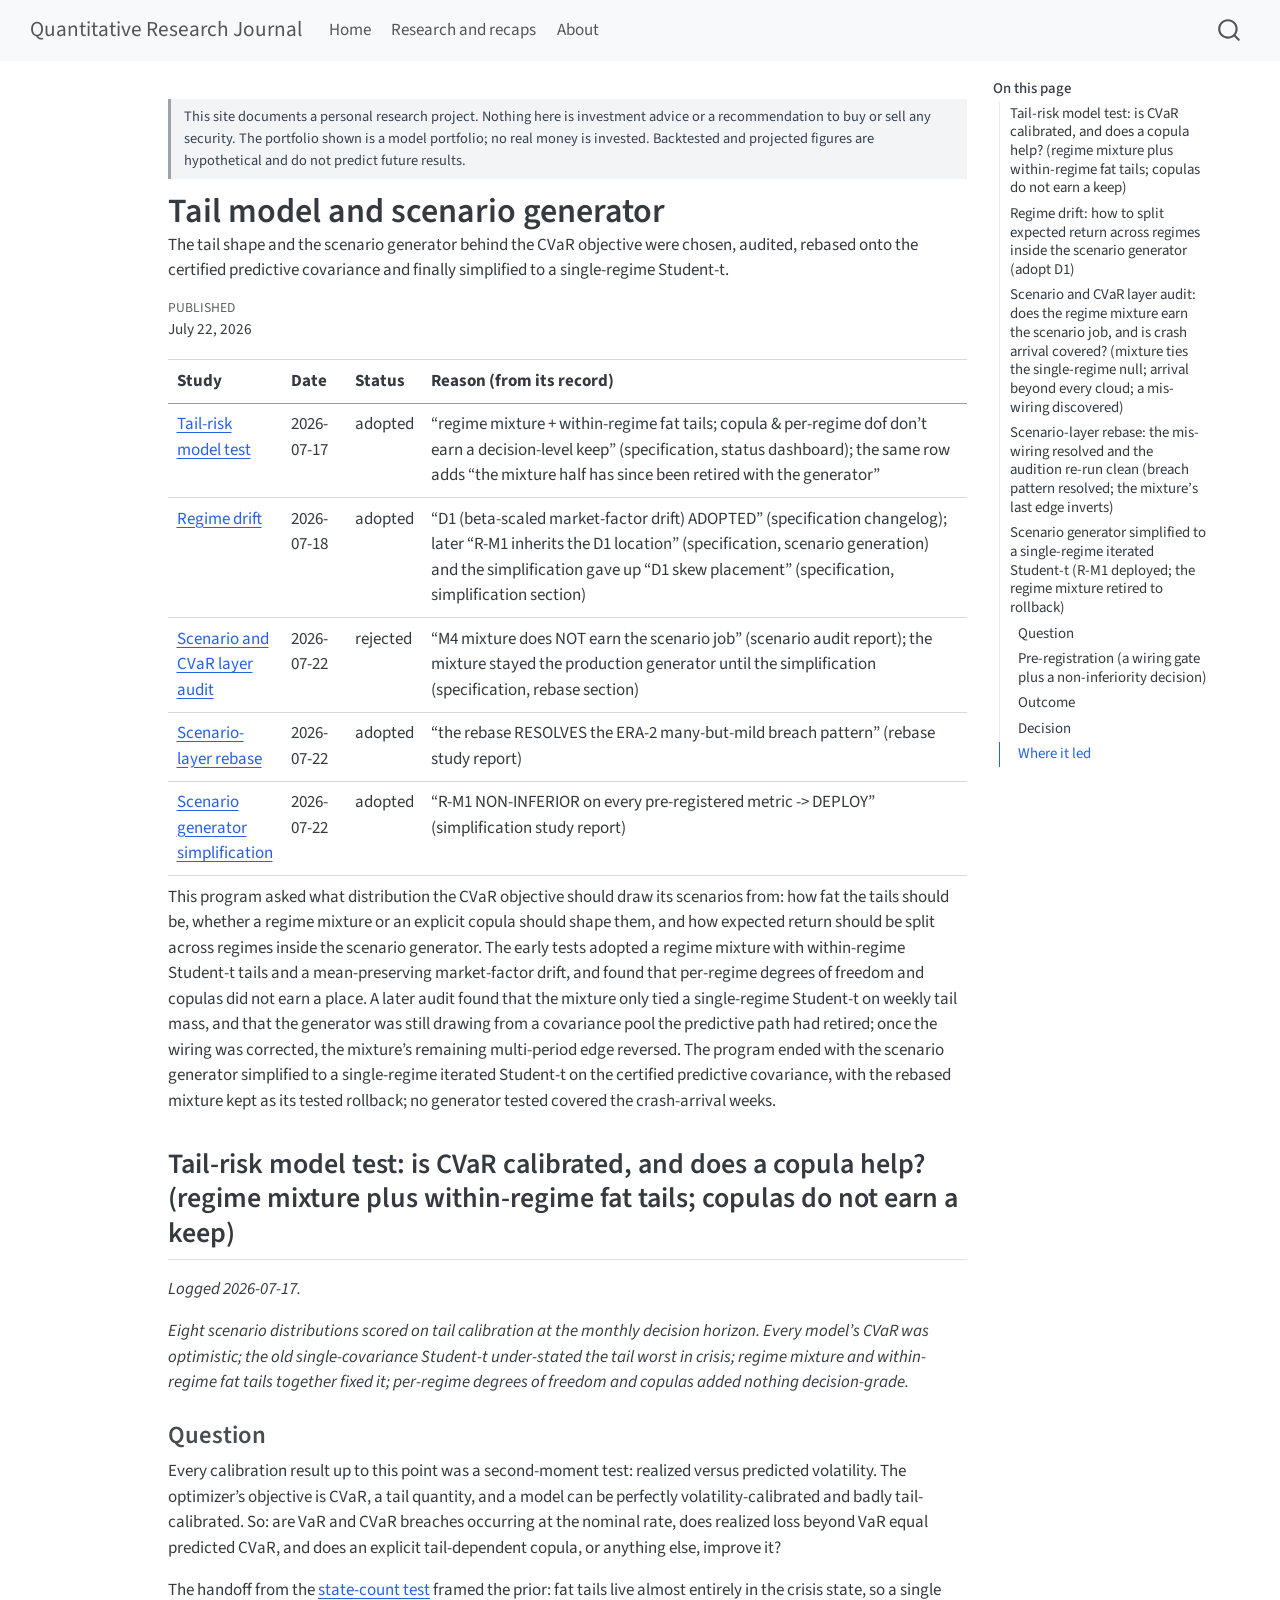
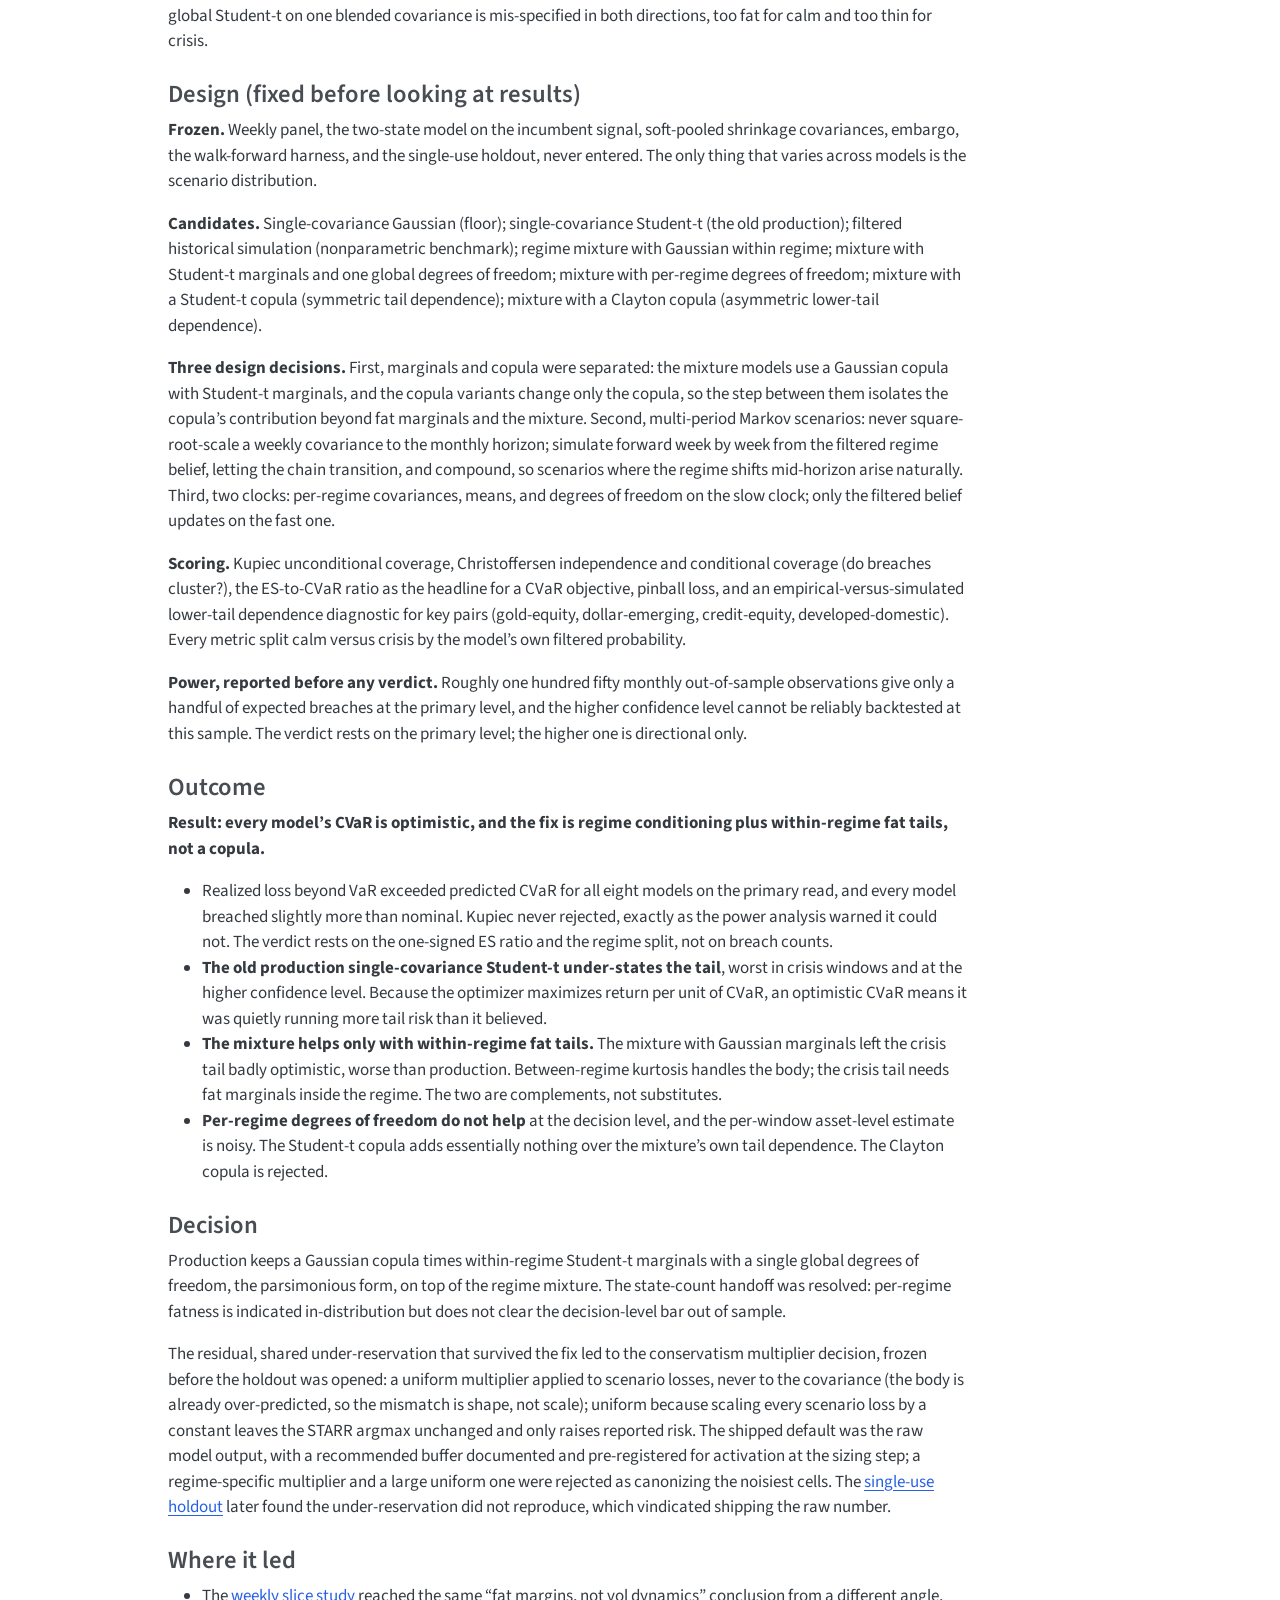
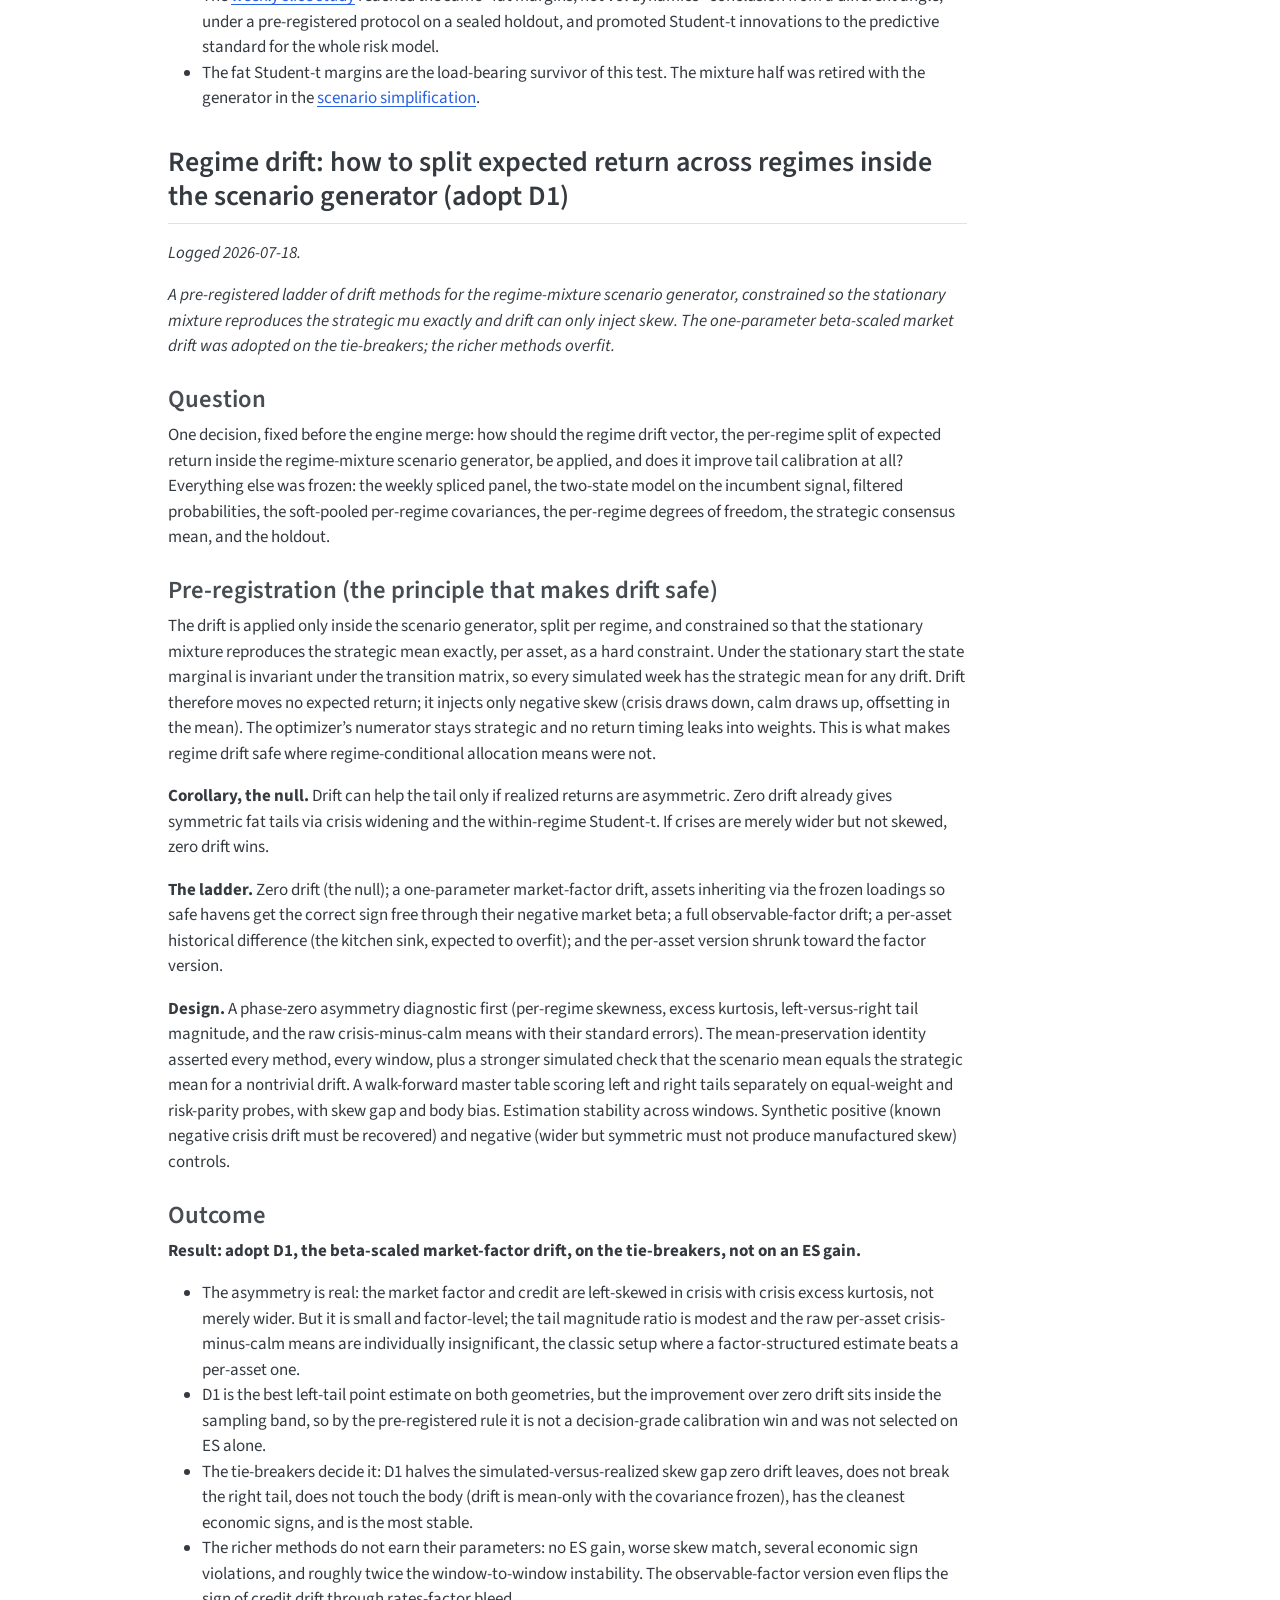
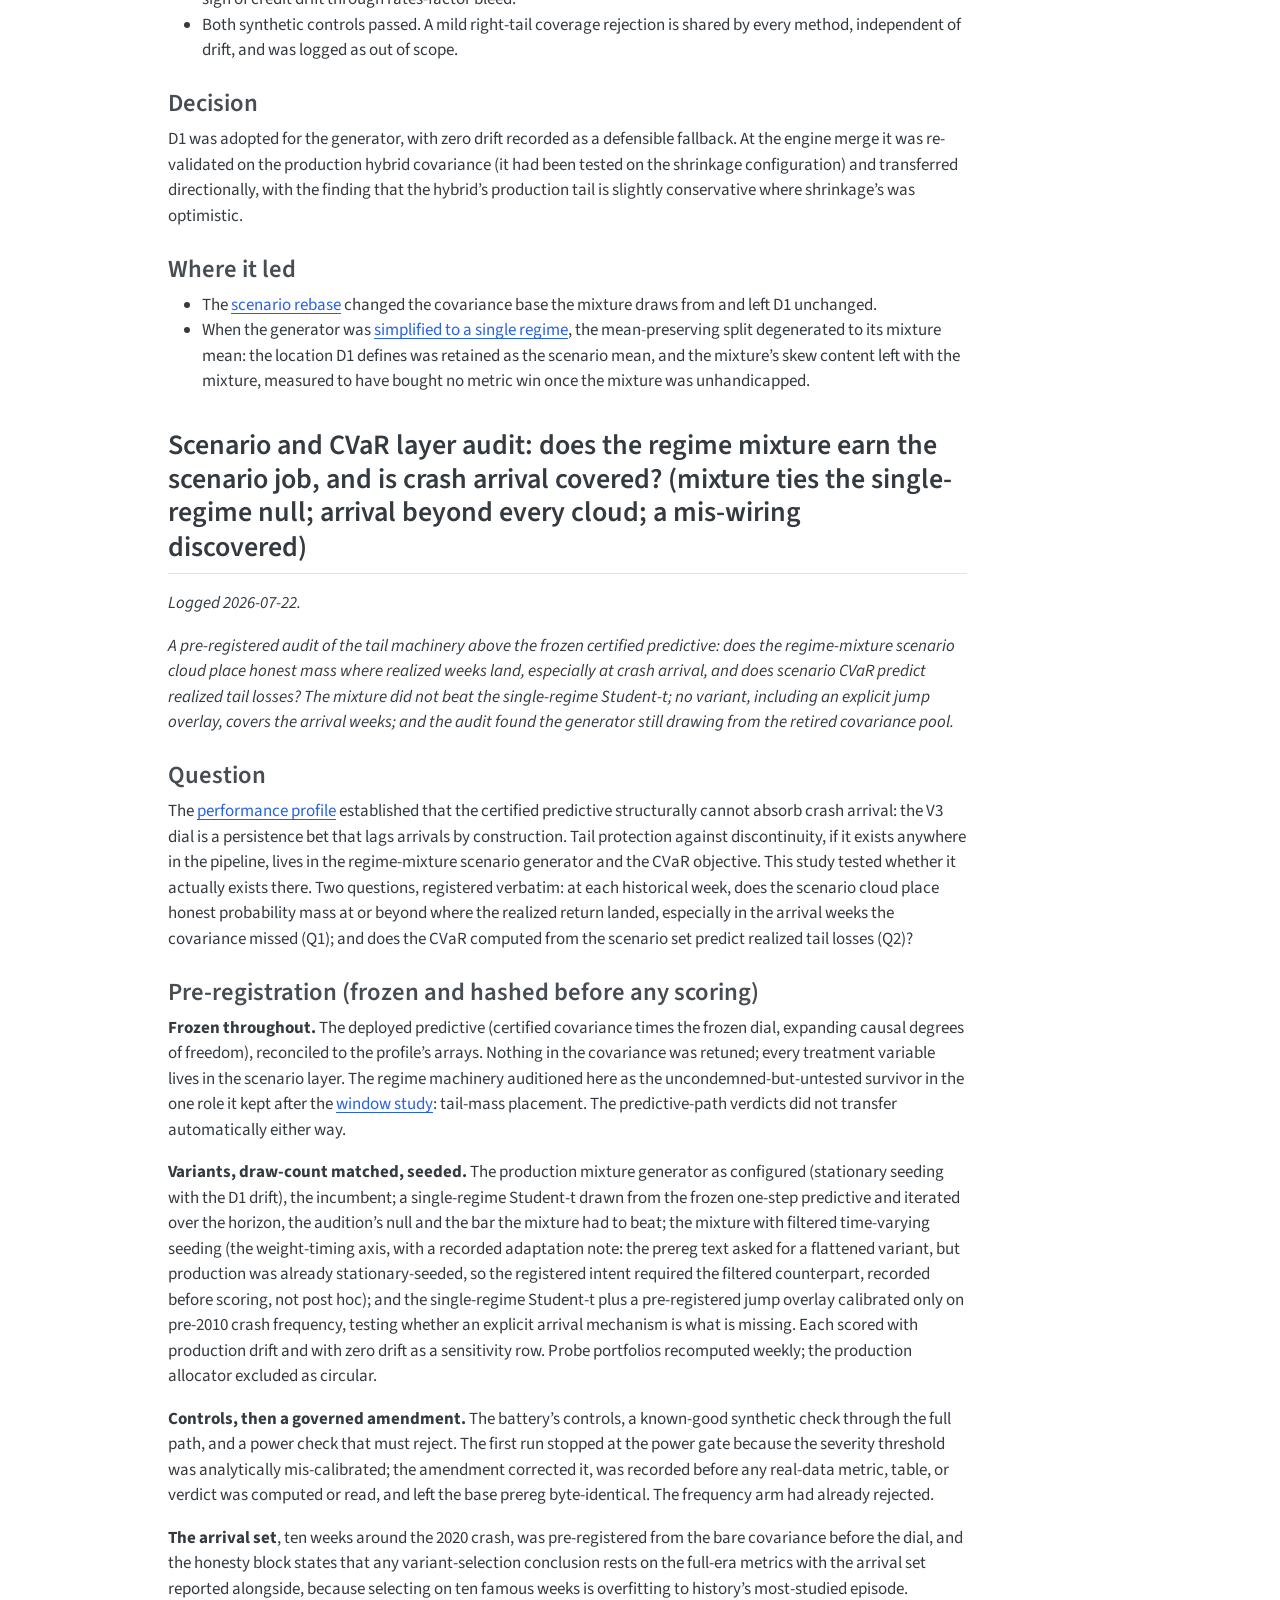
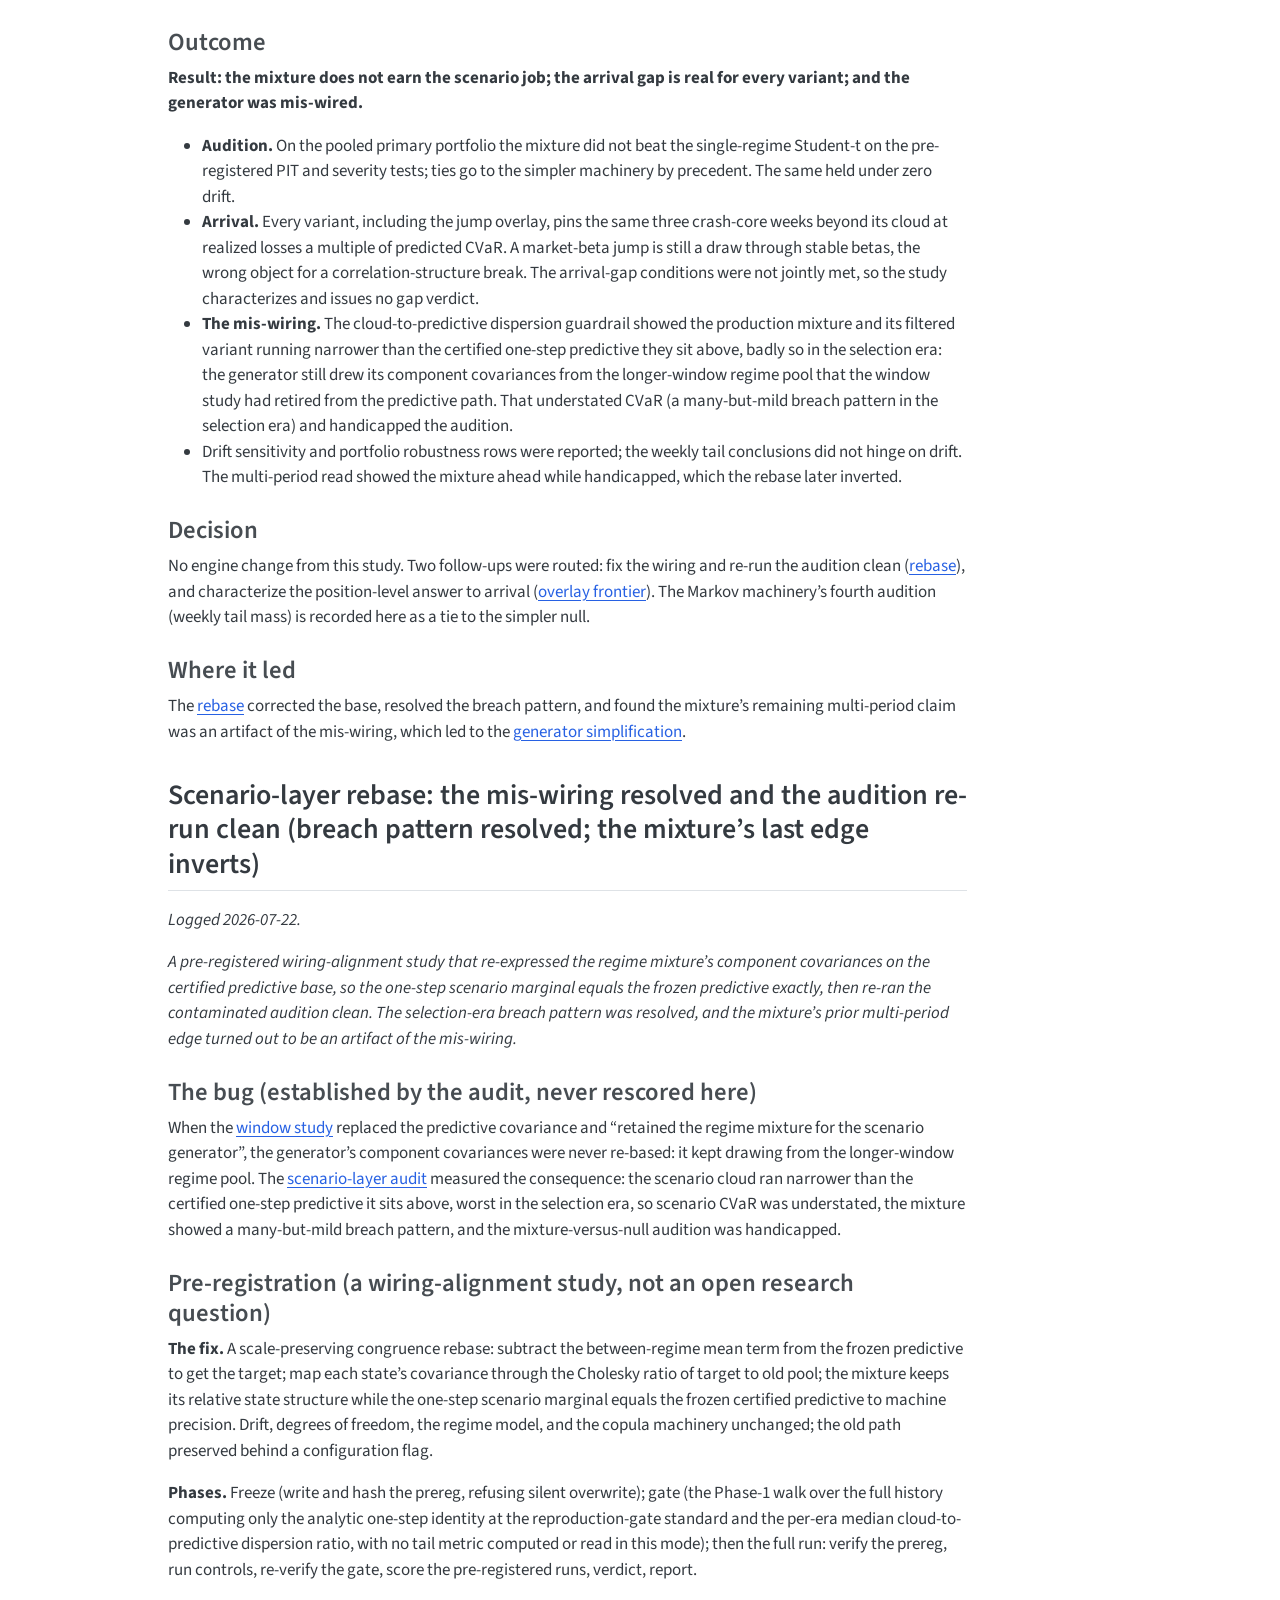
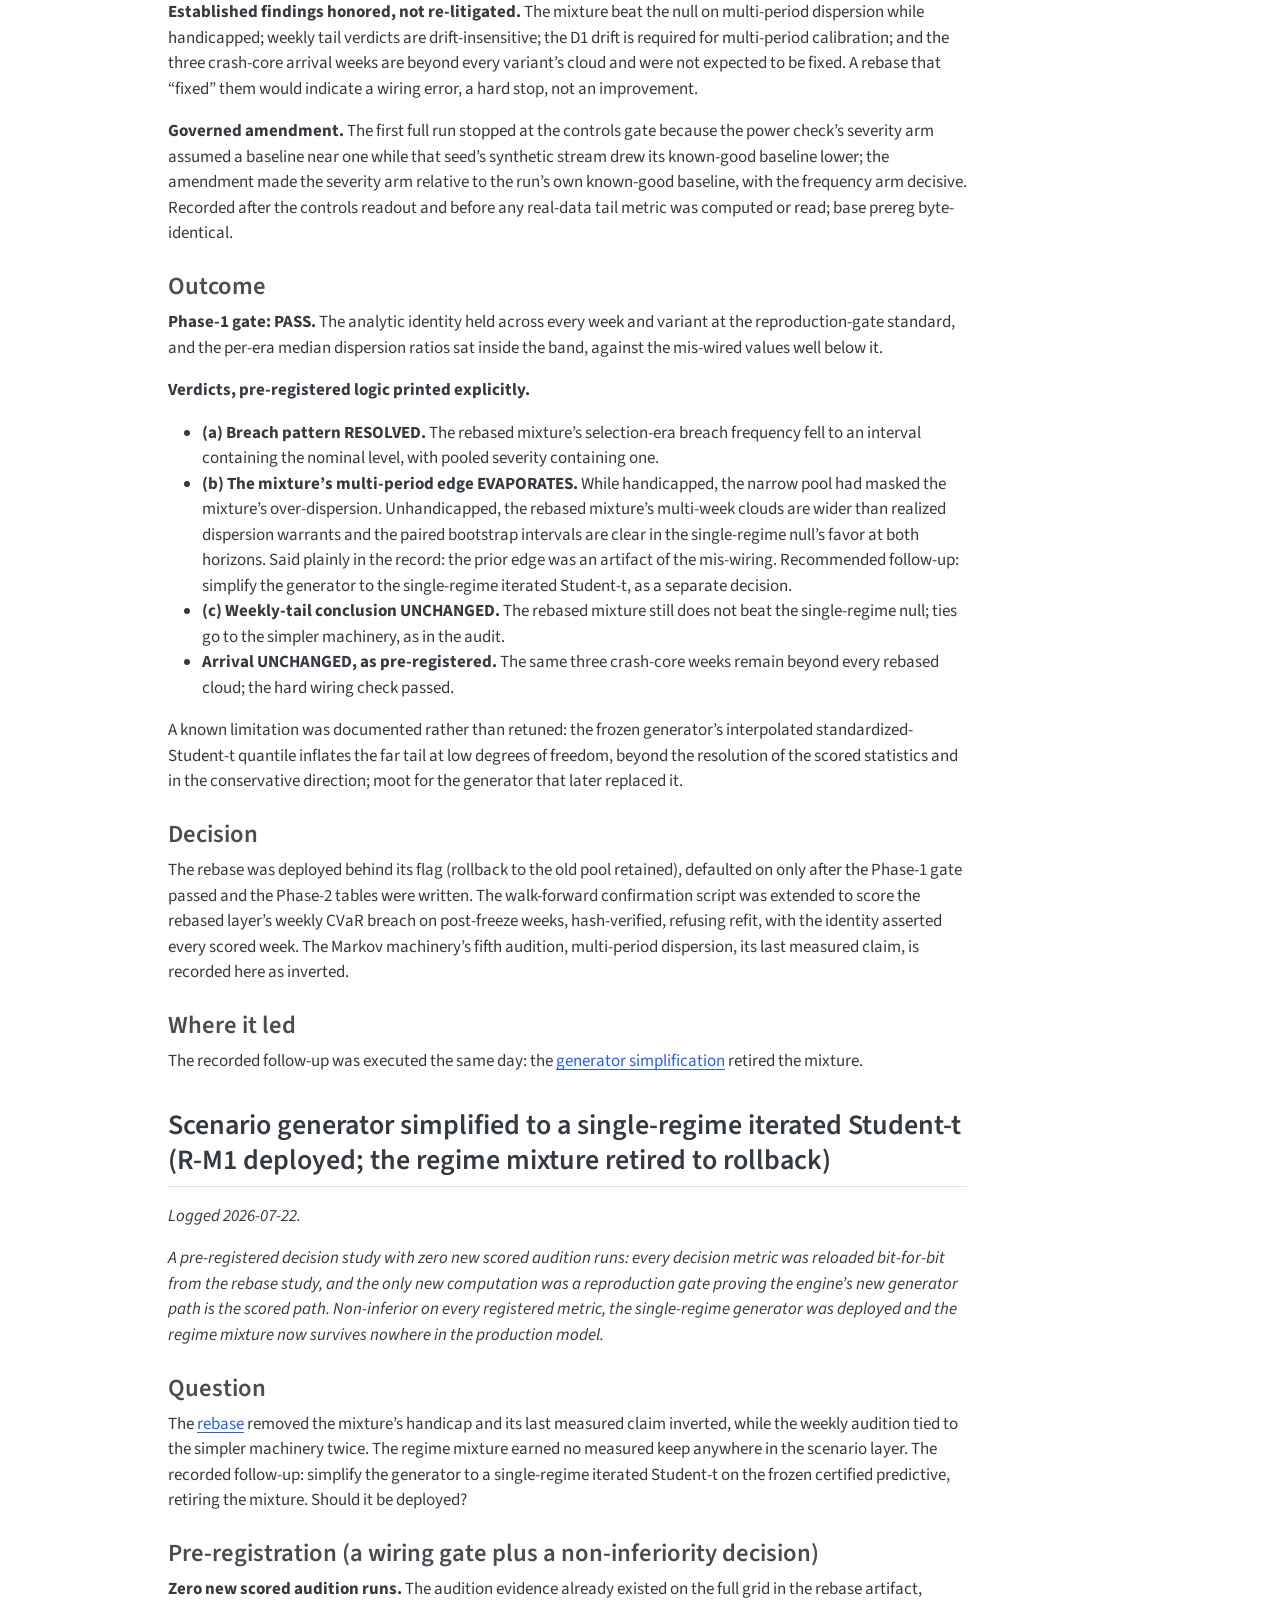
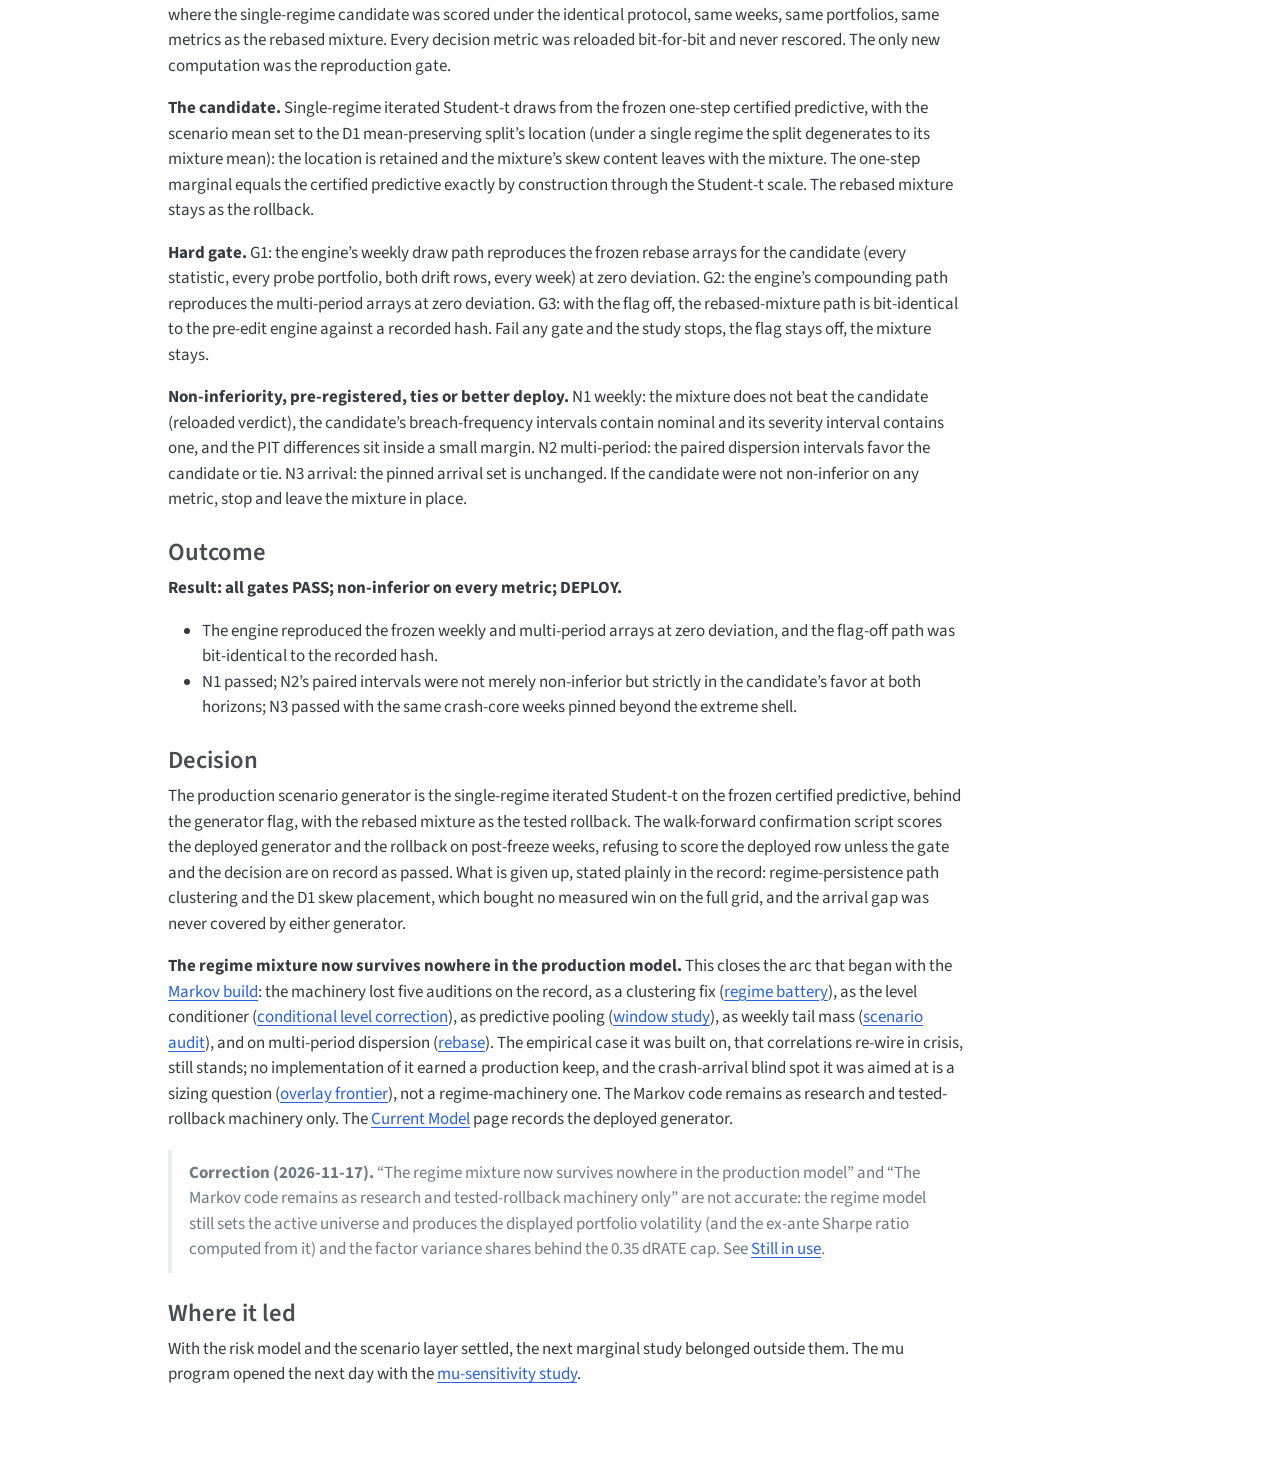
<file: research/tail-scenarios.html>
<!DOCTYPE html>
<html xmlns="http://www.w3.org/1999/xhtml" lang="en" xml:lang="en"><head>

<meta charset="utf-8">
<meta name="generator" content="quarto-1.10.18">

<meta name="viewport" content="width=device-width, initial-scale=1.0, user-scalable=yes">

<meta name="dcterms.date" content="2026-07-22">
<meta name="description" content="The tail shape and the scenario generator behind the CVaR objective were chosen, audited, rebased onto the certified predictive covariance and finally simplified to a single-regime Student-t.">

<title>Tail model and scenario generator – Quantitative Research Journal</title>
<style>
/* Default styles provided by pandoc.
** See https://pandoc.org/MANUAL.html#variables-for-html for config info.
*/
span.smallcaps{font-variant: small-caps;}
div.columns{display: flex; gap: 1.5em;}
div.column{flex: auto;}
@media screen {
div.columns{gap: min(4vw, 1.5em);}
div.column{overflow-x: auto;}
}
div.hanging-indent{margin-left: 1.5em; text-indent: -1.5em;}
ul.task-list{list-style: none;}
ul.task-list li input[type="checkbox"] {
  width: 0.8em;
  margin: 0 0.8em 0.2em -1em; /* quarto-specific, see https://github.com/quarto-dev/quarto-cli/issues/4556 */ 
  vertical-align: middle;
}
</style>


<script src="../site_libs/quarto-nav/quarto-nav.js"></script>
<script src="../site_libs/quarto-nav/headroom.min.js"></script>
<script src="../site_libs/clipboard/clipboard.min.js"></script>
<script src="../site_libs/quarto-search/autocomplete.umd.js"></script>
<script src="../site_libs/quarto-search/fuse.min.js"></script>
<script src="../site_libs/quarto-search/quarto-search.js"></script>
<meta name="quarto:offset" content="../">
<script src="../site_libs/quarto-html/quarto.js" type="module"></script>
<script src="../site_libs/quarto-html/tabsets/tabsets.js" type="module"></script>
<script src="../site_libs/quarto-html/popper.min.js"></script>
<script src="../site_libs/quarto-html/tippy.umd.min.js"></script>
<script src="../site_libs/quarto-html/anchor.min.js"></script>
<link href="../site_libs/quarto-html/tippy.css" rel="stylesheet">
<link href="../site_libs/quarto-html/quarto-syntax-highlighting-64a204ab8560d761af7679ceaba22944.css" rel="stylesheet" id="quarto-text-highlighting-styles">
<script src="../site_libs/bootstrap/bootstrap.min.js"></script>
<link href="../site_libs/bootstrap/bootstrap-icons.css" rel="stylesheet">
<link href="../site_libs/bootstrap/bootstrap-172ba59bd5e0b52282274ba0c0cc16fc.min.css" rel="stylesheet" append-hash="true" id="quarto-bootstrap" data-mode="light">
<script id="quarto-search-options" type="application/json">{
  "location": "navbar",
  "copy-button": false,
  "collapse-after": 3,
  "panel-placement": "end",
  "type": "overlay",
  "limit": 50,
  "keyboard-shortcut": [
    "f",
    "/",
    "s"
  ],
  "show-item-context": false,
  "language": {
    "search-no-results-text": "No results",
    "search-matching-documents-text": "matching documents",
    "search-copy-link-title": "Copy link to search",
    "search-hide-matches-text": "Hide additional matches",
    "search-more-match-text": "more match in this document",
    "search-more-matches-text": "more matches in this document",
    "search-clear-button-title": "Clear",
    "search-text-placeholder": "",
    "search-detached-cancel-button-title": "Cancel",
    "search-submit-button-title": "Submit",
    "search-label": "Search"
  }
}</script>


<link rel="stylesheet" href="../_support/styles.css">
</head>

<body class="nav-fixed quarto-light">

<div id="quarto-search-results"></div>
  <header id="quarto-header" class="headroom fixed-top">
    <nav class="navbar navbar-expand-lg " data-bs-theme="dark">
      <div class="navbar-container container-fluid">
      <div class="navbar-brand-container mx-auto">
    <a class="navbar-brand" href="../index.html">
    <span class="navbar-title">Quantitative Research Journal</span>
    </a>
  </div>
            <div id="quarto-search" class="" title="Search"></div>
          <button class="navbar-toggler" type="button" data-bs-toggle="collapse" data-bs-target="#navbarCollapse" aria-controls="navbarCollapse" role="menu" aria-expanded="false" aria-label="Toggle navigation" onclick="if (window.quartoToggleHeadroom) { window.quartoToggleHeadroom(); }">
  <span class="navbar-toggler-icon"></span>
</button>
          <div class="collapse navbar-collapse" id="navbarCollapse">
            <ul class="navbar-nav navbar-nav-scroll me-auto">
  <li class="nav-item">
    <a class="nav-link" href="../index.html"> 
<span class="menu-text">Home</span></a>
  </li>  
  <li class="nav-item">
    <a class="nav-link" href="../library.html"> 
<span class="menu-text">Research and recaps</span></a>
  </li>  
  <li class="nav-item">
    <a class="nav-link" href="../about.html"> 
<span class="menu-text">About</span></a>
  </li>  
</ul>
          </div> <!-- /navcollapse -->
            <div class="quarto-navbar-tools">
</div>
      </div> <!-- /container-fluid -->
    </nav>
</header>
<!-- content -->
<div id="quarto-content" class="quarto-container page-columns page-rows-contents page-layout-article page-navbar">
<!-- sidebar -->
<!-- margin-sidebar -->
    <div id="quarto-margin-sidebar" class="sidebar margin-sidebar">
        <nav id="TOC" role="doc-toc" class="toc-active">
    <h2 id="toc-title">On this page</h2>
   
  <ul>
  <li><a href="#e-2026-07-17-02" id="toc-e-2026-07-17-02" class="nav-link active" data-scroll-target="#e-2026-07-17-02">Tail-risk model test: is CVaR calibrated, and does a copula help? (regime mixture plus within-regime fat tails; copulas do not earn a keep)</a>
  <ul class="collapse">
  <li><a href="#question" id="toc-question" class="nav-link" data-scroll-target="#question">Question</a></li>
  <li><a href="#design-fixed-before-looking-at-results" id="toc-design-fixed-before-looking-at-results" class="nav-link" data-scroll-target="#design-fixed-before-looking-at-results">Design (fixed before looking at results)</a></li>
  <li><a href="#outcome" id="toc-outcome" class="nav-link" data-scroll-target="#outcome">Outcome</a></li>
  <li><a href="#decision" id="toc-decision" class="nav-link" data-scroll-target="#decision">Decision</a></li>
  <li><a href="#where-it-led" id="toc-where-it-led" class="nav-link" data-scroll-target="#where-it-led">Where it led</a></li>
  </ul></li>
  <li><a href="#e-2026-07-18-04" id="toc-e-2026-07-18-04" class="nav-link" data-scroll-target="#e-2026-07-18-04">Regime drift: how to split expected return across regimes inside the scenario generator (adopt D1)</a>
  <ul class="collapse">
  <li><a href="#question-1" id="toc-question-1" class="nav-link" data-scroll-target="#question-1">Question</a></li>
  <li><a href="#pre-registration-the-principle-that-makes-drift-safe" id="toc-pre-registration-the-principle-that-makes-drift-safe" class="nav-link" data-scroll-target="#pre-registration-the-principle-that-makes-drift-safe">Pre-registration (the principle that makes drift safe)</a></li>
  <li><a href="#outcome-1" id="toc-outcome-1" class="nav-link" data-scroll-target="#outcome-1">Outcome</a></li>
  <li><a href="#decision-1" id="toc-decision-1" class="nav-link" data-scroll-target="#decision-1">Decision</a></li>
  <li><a href="#where-it-led-1" id="toc-where-it-led-1" class="nav-link" data-scroll-target="#where-it-led-1">Where it led</a></li>
  </ul></li>
  <li><a href="#e-2026-07-22-05" id="toc-e-2026-07-22-05" class="nav-link" data-scroll-target="#e-2026-07-22-05">Scenario and CVaR layer audit: does the regime mixture earn the scenario job, and is crash arrival covered? (mixture ties the single-regime null; arrival beyond every cloud; a mis-wiring discovered)</a>
  <ul class="collapse">
  <li><a href="#question-2" id="toc-question-2" class="nav-link" data-scroll-target="#question-2">Question</a></li>
  <li><a href="#pre-registration-frozen-and-hashed-before-any-scoring" id="toc-pre-registration-frozen-and-hashed-before-any-scoring" class="nav-link" data-scroll-target="#pre-registration-frozen-and-hashed-before-any-scoring">Pre-registration (frozen and hashed before any scoring)</a></li>
  <li><a href="#outcome-2" id="toc-outcome-2" class="nav-link" data-scroll-target="#outcome-2">Outcome</a></li>
  <li><a href="#decision-2" id="toc-decision-2" class="nav-link" data-scroll-target="#decision-2">Decision</a></li>
  <li><a href="#where-it-led-2" id="toc-where-it-led-2" class="nav-link" data-scroll-target="#where-it-led-2">Where it led</a></li>
  </ul></li>
  <li><a href="#e-2026-07-22-07" id="toc-e-2026-07-22-07" class="nav-link" data-scroll-target="#e-2026-07-22-07">Scenario-layer rebase: the mis-wiring resolved and the audition re-run clean (breach pattern resolved; the mixture’s last edge inverts)</a>
  <ul class="collapse">
  <li><a href="#the-bug-established-by-the-audit-never-rescored-here" id="toc-the-bug-established-by-the-audit-never-rescored-here" class="nav-link" data-scroll-target="#the-bug-established-by-the-audit-never-rescored-here">The bug (established by the audit, never rescored here)</a></li>
  <li><a href="#pre-registration-a-wiring-alignment-study-not-an-open-research-question" id="toc-pre-registration-a-wiring-alignment-study-not-an-open-research-question" class="nav-link" data-scroll-target="#pre-registration-a-wiring-alignment-study-not-an-open-research-question">Pre-registration (a wiring-alignment study, not an open research question)</a></li>
  <li><a href="#outcome-3" id="toc-outcome-3" class="nav-link" data-scroll-target="#outcome-3">Outcome</a></li>
  <li><a href="#decision-3" id="toc-decision-3" class="nav-link" data-scroll-target="#decision-3">Decision</a></li>
  <li><a href="#where-it-led-3" id="toc-where-it-led-3" class="nav-link" data-scroll-target="#where-it-led-3">Where it led</a></li>
  </ul></li>
  <li><a href="#e-2026-07-22-08" id="toc-e-2026-07-22-08" class="nav-link" data-scroll-target="#e-2026-07-22-08">Scenario generator simplified to a single-regime iterated Student-t (R-M1 deployed; the regime mixture retired to rollback)</a>
  <ul class="collapse">
  <li><a href="#question-3" id="toc-question-3" class="nav-link" data-scroll-target="#question-3">Question</a></li>
  <li><a href="#pre-registration-a-wiring-gate-plus-a-non-inferiority-decision" id="toc-pre-registration-a-wiring-gate-plus-a-non-inferiority-decision" class="nav-link" data-scroll-target="#pre-registration-a-wiring-gate-plus-a-non-inferiority-decision">Pre-registration (a wiring gate plus a non-inferiority decision)</a></li>
  <li><a href="#outcome-4" id="toc-outcome-4" class="nav-link" data-scroll-target="#outcome-4">Outcome</a></li>
  <li><a href="#decision-4" id="toc-decision-4" class="nav-link" data-scroll-target="#decision-4">Decision</a></li>
  <li><a href="#where-it-led-4" id="toc-where-it-led-4" class="nav-link" data-scroll-target="#where-it-led-4">Where it led</a></li>
  </ul></li>
  </ul>
</nav>
    </div>
<!-- main -->
<main class="content" id="quarto-document-content">
<div class="site-disclaimer" role="note">
<p>This site documents a personal research project. Nothing here is investment advice or a recommendation to buy or sell any security. The portfolio shown is a model portfolio; no real money is invested. Backtested and projected figures are hypothetical and do not predict future results.</p>
</div>

<header id="title-block-header" class="quarto-title-block default">
<div class="quarto-title">
<h1 class="title">Tail model and scenario generator</h1>
</div>

<div>
  <div class="description">
    The tail shape and the scenario generator behind the CVaR objective were chosen, audited, rebased onto the certified predictive covariance and finally simplified to a single-regime Student-t.
  </div>
</div>


<div class="quarto-title-meta">

    
    <div>
    <div class="quarto-title-meta-heading">Published</div>
    <div class="quarto-title-meta-contents">
      <p class="date">July 22, 2026</p>
    </div>
  </div>
  
    
  </div>
  


</header>


<table class="caption-top table">
<thead>
<tr class="header">
<th>Study</th>
<th>Date</th>
<th>Status</th>
<th>Reason (from its record)</th>
</tr>
</thead>
<tbody>
<tr class="odd">
<td><a href="../research/tail-scenarios.html#e-2026-07-17-02">Tail-risk model test</a></td>
<td>2026-07-17</td>
<td>adopted</td>
<td>“regime mixture + within-regime fat tails; copula &amp; per-regime dof don’t earn a decision-level keep” (specification, status dashboard); the same row adds “the mixture half has since been retired with the generator”</td>
</tr>
<tr class="even">
<td><a href="../research/tail-scenarios.html#e-2026-07-18-04">Regime drift</a></td>
<td>2026-07-18</td>
<td>adopted</td>
<td>“D1 (beta-scaled market-factor drift) ADOPTED” (specification changelog); later “R-M1 inherits the D1 location” (specification, scenario generation) and the simplification gave up “D1 skew placement” (specification, simplification section)</td>
</tr>
<tr class="odd">
<td><a href="../research/tail-scenarios.html#e-2026-07-22-05">Scenario and CVaR layer audit</a></td>
<td>2026-07-22</td>
<td>rejected</td>
<td>“M4 mixture does NOT earn the scenario job” (scenario audit report); the mixture stayed the production generator until the simplification (specification, rebase section)</td>
</tr>
<tr class="even">
<td><a href="../research/tail-scenarios.html#e-2026-07-22-07">Scenario-layer rebase</a></td>
<td>2026-07-22</td>
<td>adopted</td>
<td>“the rebase RESOLVES the ERA-2 many-but-mild breach pattern” (rebase study report)</td>
</tr>
<tr class="odd">
<td><a href="../research/tail-scenarios.html#e-2026-07-22-08">Scenario generator simplification</a></td>
<td>2026-07-22</td>
<td>adopted</td>
<td>“R-M1 NON-INFERIOR on every pre-registered metric -&gt; DEPLOY” (simplification study report)</td>
</tr>
</tbody>
</table>
<p>This program asked what distribution the CVaR objective should draw its scenarios from: how fat the tails should be, whether a regime mixture or an explicit copula should shape them, and how expected return should be split across regimes inside the scenario generator. The early tests adopted a regime mixture with within-regime Student-t tails and a mean-preserving market-factor drift, and found that per-regime degrees of freedom and copulas did not earn a place. A later audit found that the mixture only tied a single-regime Student-t on weekly tail mass, and that the generator was still drawing from a covariance pool the predictive path had retired; once the wiring was corrected, the mixture’s remaining multi-period edge reversed. The program ended with the scenario generator simplified to a single-regime iterated Student-t on the certified predictive covariance, with the rebased mixture kept as its tested rollback; no generator tested covered the crash-arrival weeks.</p>
<section id="e-2026-07-17-02" class="level2">
<h2 class="anchored" data-anchor-id="e-2026-07-17-02">Tail-risk model test: is CVaR calibrated, and does a copula help? (regime mixture plus within-regime fat tails; copulas do not earn a keep)</h2>
<p><em>Logged 2026-07-17.</em></p>
<p><em>Eight scenario distributions scored on tail calibration at the monthly decision horizon. Every model’s CVaR was optimistic; the old single-covariance Student-t under-stated the tail worst in crisis; regime mixture and within-regime fat tails together fixed it; per-regime degrees of freedom and copulas added nothing decision-grade.</em></p>
<section id="question" class="level3">
<h3 class="anchored" data-anchor-id="question">Question</h3>
<p>Every calibration result up to this point was a second-moment test: realized versus predicted volatility. The optimizer’s objective is CVaR, a tail quantity, and a model can be perfectly volatility-calibrated and badly tail-calibrated. So: are VaR and CVaR breaches occurring at the nominal rate, does realized loss beyond VaR equal predicted CVaR, and does an explicit tail-dependent copula, or anything else, improve it?</p>
<p>The handoff from the <a href="../research/regime-mixture.html#e-2026-07-17-01">state-count test</a> framed the prior: fat tails live almost entirely in the crisis state, so a single global Student-t on one blended covariance is mis-specified in both directions, too fat for calm and too thin for crisis.</p>
</section>
<section id="design-fixed-before-looking-at-results" class="level3">
<h3 class="anchored" data-anchor-id="design-fixed-before-looking-at-results">Design (fixed before looking at results)</h3>
<p><strong>Frozen.</strong> Weekly panel, the two-state model on the incumbent signal, soft-pooled shrinkage covariances, embargo, the walk-forward harness, and the single-use holdout, never entered. The only thing that varies across models is the scenario distribution.</p>
<p><strong>Candidates.</strong> Single-covariance Gaussian (floor); single-covariance Student-t (the old production); filtered historical simulation (nonparametric benchmark); regime mixture with Gaussian within regime; mixture with Student-t marginals and one global degrees of freedom; mixture with per-regime degrees of freedom; mixture with a Student-t copula (symmetric tail dependence); mixture with a Clayton copula (asymmetric lower-tail dependence).</p>
<p><strong>Three design decisions.</strong> First, marginals and copula were separated: the mixture models use a Gaussian copula with Student-t marginals, and the copula variants change only the copula, so the step between them isolates the copula’s contribution beyond fat marginals and the mixture. Second, multi-period Markov scenarios: never square-root-scale a weekly covariance to the monthly horizon; simulate forward week by week from the filtered regime belief, letting the chain transition, and compound, so scenarios where the regime shifts mid-horizon arise naturally. Third, two clocks: per-regime covariances, means, and degrees of freedom on the slow clock; only the filtered belief updates on the fast one.</p>
<p><strong>Scoring.</strong> Kupiec unconditional coverage, Christoffersen independence and conditional coverage (do breaches cluster?), the ES-to-CVaR ratio as the headline for a CVaR objective, pinball loss, and an empirical-versus-simulated lower-tail dependence diagnostic for key pairs (gold-equity, dollar-emerging, credit-equity, developed-domestic). Every metric split calm versus crisis by the model’s own filtered probability.</p>
<p><strong>Power, reported before any verdict.</strong> Roughly one hundred fifty monthly out-of-sample observations give only a handful of expected breaches at the primary level, and the higher confidence level cannot be reliably backtested at this sample. The verdict rests on the primary level; the higher one is directional only.</p>
</section>
<section id="outcome" class="level3">
<h3 class="anchored" data-anchor-id="outcome">Outcome</h3>
<p><strong>Result: every model’s CVaR is optimistic, and the fix is regime conditioning plus within-regime fat tails, not a copula.</strong></p>
<ul>
<li>Realized loss beyond VaR exceeded predicted CVaR for all eight models on the primary read, and every model breached slightly more than nominal. Kupiec never rejected, exactly as the power analysis warned it could not. The verdict rests on the one-signed ES ratio and the regime split, not on breach counts.</li>
<li><strong>The old production single-covariance Student-t under-states the tail</strong>, worst in crisis windows and at the higher confidence level. Because the optimizer maximizes return per unit of CVaR, an optimistic CVaR means it was quietly running more tail risk than it believed.</li>
<li><strong>The mixture helps only with within-regime fat tails.</strong> The mixture with Gaussian marginals left the crisis tail badly optimistic, worse than production. Between-regime kurtosis handles the body; the crisis tail needs fat marginals inside the regime. The two are complements, not substitutes.</li>
<li><strong>Per-regime degrees of freedom do not help</strong> at the decision level, and the per-window asset-level estimate is noisy. The Student-t copula adds essentially nothing over the mixture’s own tail dependence. The Clayton copula is rejected.</li>
</ul>
</section>
<section id="decision" class="level3">
<h3 class="anchored" data-anchor-id="decision">Decision</h3>
<p>Production keeps a Gaussian copula times within-regime Student-t marginals with a single global degrees of freedom, the parsimonious form, on top of the regime mixture. The state-count handoff was resolved: per-regime fatness is indicated in-distribution but does not clear the decision-level bar out of sample.</p>
<p>The residual, shared under-reservation that survived the fix led to the conservatism multiplier decision, frozen before the holdout was opened: a uniform multiplier applied to scenario losses, never to the covariance (the body is already over-predicted, so the mismatch is shape, not scale); uniform because scaling every scenario loss by a constant leaves the STARR argmax unchanged and only raises reported risk. The shipped default was the raw model output, with a recommended buffer documented and pre-registered for activation at the sizing step; a regime-specific multiplier and a large uniform one were rejected as canonizing the noisiest cells. The <a href="../research/holdout.html#e-2026-07-20-01">single-use holdout</a> later found the under-reservation did not reproduce, which vindicated shipping the raw number.</p>
</section>
<section id="where-it-led" class="level3">
<h3 class="anchored" data-anchor-id="where-it-led">Where it led</h3>
<ul>
<li>The <a href="../research/risk-calibration.html#e-2026-07-21-02">weekly slice study</a> reached the same “fat margins, not vol dynamics” conclusion from a different angle, under a pre-registered protocol on a sealed holdout, and promoted Student-t innovations to the predictive standard for the whole risk model.</li>
<li>The fat Student-t margins are the load-bearing survivor of this test. The mixture half was retired with the generator in the <a href="../research/tail-scenarios.html#e-2026-07-22-08">scenario simplification</a>.</li>
</ul>
</section>
</section>
<section id="e-2026-07-18-04" class="level2">
<h2 class="anchored" data-anchor-id="e-2026-07-18-04">Regime drift: how to split expected return across regimes inside the scenario generator (adopt D1)</h2>
<p><em>Logged 2026-07-18.</em></p>
<p><em>A pre-registered ladder of drift methods for the regime-mixture scenario generator, constrained so the stationary mixture reproduces the strategic mu exactly and drift can only inject skew. The one-parameter beta-scaled market drift was adopted on the tie-breakers; the richer methods overfit.</em></p>
<section id="question-1" class="level3">
<h3 class="anchored" data-anchor-id="question-1">Question</h3>
<p>One decision, fixed before the engine merge: how should the regime drift vector, the per-regime split of expected return inside the regime-mixture scenario generator, be applied, and does it improve tail calibration at all? Everything else was frozen: the weekly spliced panel, the two-state model on the incumbent signal, filtered probabilities, the soft-pooled per-regime covariances, the per-regime degrees of freedom, the strategic consensus mean, and the holdout.</p>
</section>
<section id="pre-registration-the-principle-that-makes-drift-safe" class="level3">
<h3 class="anchored" data-anchor-id="pre-registration-the-principle-that-makes-drift-safe">Pre-registration (the principle that makes drift safe)</h3>
<p>The drift is applied only inside the scenario generator, split per regime, and constrained so that the stationary mixture reproduces the strategic mean exactly, per asset, as a hard constraint. Under the stationary start the state marginal is invariant under the transition matrix, so every simulated week has the strategic mean for any drift. Drift therefore moves no expected return; it injects only negative skew (crisis draws down, calm draws up, offsetting in the mean). The optimizer’s numerator stays strategic and no return timing leaks into weights. This is what makes regime drift safe where regime-conditional allocation means were not.</p>
<p><strong>Corollary, the null.</strong> Drift can help the tail only if realized returns are asymmetric. Zero drift already gives symmetric fat tails via crisis widening and the within-regime Student-t. If crises are merely wider but not skewed, zero drift wins.</p>
<p><strong>The ladder.</strong> Zero drift (the null); a one-parameter market-factor drift, assets inheriting via the frozen loadings so safe havens get the correct sign free through their negative market beta; a full observable-factor drift; a per-asset historical difference (the kitchen sink, expected to overfit); and the per-asset version shrunk toward the factor version.</p>
<p><strong>Design.</strong> A phase-zero asymmetry diagnostic first (per-regime skewness, excess kurtosis, left-versus-right tail magnitude, and the raw crisis-minus-calm means with their standard errors). The mean-preservation identity asserted every method, every window, plus a stronger simulated check that the scenario mean equals the strategic mean for a nontrivial drift. A walk-forward master table scoring left and right tails separately on equal-weight and risk-parity probes, with skew gap and body bias. Estimation stability across windows. Synthetic positive (known negative crisis drift must be recovered) and negative (wider but symmetric must not produce manufactured skew) controls.</p>
</section>
<section id="outcome-1" class="level3">
<h3 class="anchored" data-anchor-id="outcome-1">Outcome</h3>
<p><strong>Result: adopt D1, the beta-scaled market-factor drift, on the tie-breakers, not on an ES gain.</strong></p>
<ul>
<li>The asymmetry is real: the market factor and credit are left-skewed in crisis with crisis excess kurtosis, not merely wider. But it is small and factor-level; the tail magnitude ratio is modest and the raw per-asset crisis-minus-calm means are individually insignificant, the classic setup where a factor-structured estimate beats a per-asset one.</li>
<li>D1 is the best left-tail point estimate on both geometries, but the improvement over zero drift sits inside the sampling band, so by the pre-registered rule it is not a decision-grade calibration win and was not selected on ES alone.</li>
<li>The tie-breakers decide it: D1 halves the simulated-versus-realized skew gap zero drift leaves, does not break the right tail, does not touch the body (drift is mean-only with the covariance frozen), has the cleanest economic signs, and is the most stable.</li>
<li>The richer methods do not earn their parameters: no ES gain, worse skew match, several economic sign violations, and roughly twice the window-to-window instability. The observable-factor version even flips the sign of credit drift through rates-factor bleed.</li>
<li>Both synthetic controls passed. A mild right-tail coverage rejection is shared by every method, independent of drift, and was logged as out of scope.</li>
</ul>
</section>
<section id="decision-1" class="level3">
<h3 class="anchored" data-anchor-id="decision-1">Decision</h3>
<p>D1 was adopted for the generator, with zero drift recorded as a defensible fallback. At the engine merge it was re-validated on the production hybrid covariance (it had been tested on the shrinkage configuration) and transferred directionally, with the finding that the hybrid’s production tail is slightly conservative where shrinkage’s was optimistic.</p>
</section>
<section id="where-it-led-1" class="level3">
<h3 class="anchored" data-anchor-id="where-it-led-1">Where it led</h3>
<ul>
<li>The <a href="../research/tail-scenarios.html#e-2026-07-22-07">scenario rebase</a> changed the covariance base the mixture draws from and left D1 unchanged.</li>
<li>When the generator was <a href="../research/tail-scenarios.html#e-2026-07-22-08">simplified to a single regime</a>, the mean-preserving split degenerated to its mixture mean: the location D1 defines was retained as the scenario mean, and the mixture’s skew content left with the mixture, measured to have bought no metric win once the mixture was unhandicapped.</li>
</ul>
</section>
</section>
<section id="e-2026-07-22-05" class="level2">
<h2 class="anchored" data-anchor-id="e-2026-07-22-05">Scenario and CVaR layer audit: does the regime mixture earn the scenario job, and is crash arrival covered? (mixture ties the single-regime null; arrival beyond every cloud; a mis-wiring discovered)</h2>
<p><em>Logged 2026-07-22.</em></p>
<p><em>A pre-registered audit of the tail machinery above the frozen certified predictive: does the regime-mixture scenario cloud place honest mass where realized weeks land, especially at crash arrival, and does scenario CVaR predict realized tail losses? The mixture did not beat the single-regime Student-t; no variant, including an explicit jump overlay, covers the arrival weeks; and the audit found the generator still drawing from the retired covariance pool.</em></p>
<section id="question-2" class="level3">
<h3 class="anchored" data-anchor-id="question-2">Question</h3>
<p>The <a href="../research/risk-calibration.html#e-2026-07-22-04">performance profile</a> established that the certified predictive structurally cannot absorb crash arrival: the V3 dial is a persistence bet that lags arrivals by construction. Tail protection against discontinuity, if it exists anywhere in the pipeline, lives in the regime-mixture scenario generator and the CVaR objective. This study tested whether it actually exists there. Two questions, registered verbatim: at each historical week, does the scenario cloud place honest probability mass at or beyond where the realized return landed, especially in the arrival weeks the covariance missed (Q1); and does the CVaR computed from the scenario set predict realized tail losses (Q2)?</p>
</section>
<section id="pre-registration-frozen-and-hashed-before-any-scoring" class="level3">
<h3 class="anchored" data-anchor-id="pre-registration-frozen-and-hashed-before-any-scoring">Pre-registration (frozen and hashed before any scoring)</h3>
<p><strong>Frozen throughout.</strong> The deployed predictive (certified covariance times the frozen dial, expanding causal degrees of freedom), reconciled to the profile’s arrays. Nothing in the covariance was retuned; every treatment variable lives in the scenario layer. The regime machinery auditioned here as the uncondemned-but-untested survivor in the one role it kept after the <a href="../research/risk-calibration.html#e-2026-07-22-03">window study</a>: tail-mass placement. The predictive-path verdicts did not transfer automatically either way.</p>
<p><strong>Variants, draw-count matched, seeded.</strong> The production mixture generator as configured (stationary seeding with the D1 drift), the incumbent; a single-regime Student-t drawn from the frozen one-step predictive and iterated over the horizon, the audition’s null and the bar the mixture had to beat; the mixture with filtered time-varying seeding (the weight-timing axis, with a recorded adaptation note: the prereg text asked for a flattened variant, but production was already stationary-seeded, so the registered intent required the filtered counterpart, recorded before scoring, not post hoc); and the single-regime Student-t plus a pre-registered jump overlay calibrated only on pre-2010 crash frequency, testing whether an explicit arrival mechanism is what is missing. Each scored with production drift and with zero drift as a sensitivity row. Probe portfolios recomputed weekly; the production allocator excluded as circular.</p>
<p><strong>Controls, then a governed amendment.</strong> The battery’s controls, a known-good synthetic check through the full path, and a power check that must reject. The first run stopped at the power gate because the severity threshold was analytically mis-calibrated; the amendment corrected it, was recorded before any real-data metric, table, or verdict was computed or read, and left the base prereg byte-identical. The frequency arm had already rejected.</p>
<p><strong>The arrival set</strong>, ten weeks around the 2020 crash, was pre-registered from the bare covariance before the dial, and the honesty block states that any variant-selection conclusion rests on the full-era metrics with the arrival set reported alongside, because selecting on ten famous weeks is overfitting to history’s most-studied episode.</p>
</section>
<section id="outcome-2" class="level3">
<h3 class="anchored" data-anchor-id="outcome-2">Outcome</h3>
<p><strong>Result: the mixture does not earn the scenario job; the arrival gap is real for every variant; and the generator was mis-wired.</strong></p>
<ul>
<li><strong>Audition.</strong> On the pooled primary portfolio the mixture did not beat the single-regime Student-t on the pre-registered PIT and severity tests; ties go to the simpler machinery by precedent. The same held under zero drift.</li>
<li><strong>Arrival.</strong> Every variant, including the jump overlay, pins the same three crash-core weeks beyond its cloud at realized losses a multiple of predicted CVaR. A market-beta jump is still a draw through stable betas, the wrong object for a correlation-structure break. The arrival-gap conditions were not jointly met, so the study characterizes and issues no gap verdict.</li>
<li><strong>The mis-wiring.</strong> The cloud-to-predictive dispersion guardrail showed the production mixture and its filtered variant running narrower than the certified one-step predictive they sit above, badly so in the selection era: the generator still drew its component covariances from the longer-window regime pool that the window study had retired from the predictive path. That understated CVaR (a many-but-mild breach pattern in the selection era) and handicapped the audition.</li>
<li>Drift sensitivity and portfolio robustness rows were reported; the weekly tail conclusions did not hinge on drift. The multi-period read showed the mixture ahead while handicapped, which the rebase later inverted.</li>
</ul>
</section>
<section id="decision-2" class="level3">
<h3 class="anchored" data-anchor-id="decision-2">Decision</h3>
<p>No engine change from this study. Two follow-ups were routed: fix the wiring and re-run the audition clean (<a href="../research/tail-scenarios.html#e-2026-07-22-07">rebase</a>), and characterize the position-level answer to arrival (<a href="../research/arrival-overlay.html#e-2026-07-22-06">overlay frontier</a>). The Markov machinery’s fourth audition (weekly tail mass) is recorded here as a tie to the simpler null.</p>
</section>
<section id="where-it-led-2" class="level3">
<h3 class="anchored" data-anchor-id="where-it-led-2">Where it led</h3>
<p>The <a href="../research/tail-scenarios.html#e-2026-07-22-07">rebase</a> corrected the base, resolved the breach pattern, and found the mixture’s remaining multi-period claim was an artifact of the mis-wiring, which led to the <a href="../research/tail-scenarios.html#e-2026-07-22-08">generator simplification</a>.</p>
</section>
</section>
<section id="e-2026-07-22-07" class="level2">
<h2 class="anchored" data-anchor-id="e-2026-07-22-07">Scenario-layer rebase: the mis-wiring resolved and the audition re-run clean (breach pattern resolved; the mixture’s last edge inverts)</h2>
<p><em>Logged 2026-07-22.</em></p>
<p><em>A pre-registered wiring-alignment study that re-expressed the regime mixture’s component covariances on the certified predictive base, so the one-step scenario marginal equals the frozen predictive exactly, then re-ran the contaminated audition clean. The selection-era breach pattern was resolved, and the mixture’s prior multi-period edge turned out to be an artifact of the mis-wiring.</em></p>
<section id="the-bug-established-by-the-audit-never-rescored-here" class="level3">
<h3 class="anchored" data-anchor-id="the-bug-established-by-the-audit-never-rescored-here">The bug (established by the audit, never rescored here)</h3>
<p>When the <a href="../research/risk-calibration.html#e-2026-07-22-03">window study</a> replaced the predictive covariance and “retained the regime mixture for the scenario generator”, the generator’s component covariances were never re-based: it kept drawing from the longer-window regime pool. The <a href="../research/tail-scenarios.html#e-2026-07-22-05">scenario-layer audit</a> measured the consequence: the scenario cloud ran narrower than the certified one-step predictive it sits above, worst in the selection era, so scenario CVaR was understated, the mixture showed a many-but-mild breach pattern, and the mixture-versus-null audition was handicapped.</p>
</section>
<section id="pre-registration-a-wiring-alignment-study-not-an-open-research-question" class="level3">
<h3 class="anchored" data-anchor-id="pre-registration-a-wiring-alignment-study-not-an-open-research-question">Pre-registration (a wiring-alignment study, not an open research question)</h3>
<p><strong>The fix.</strong> A scale-preserving congruence rebase: subtract the between-regime mean term from the frozen predictive to get the target; map each state’s covariance through the Cholesky ratio of target to old pool; the mixture keeps its relative state structure while the one-step scenario marginal equals the frozen certified predictive to machine precision. Drift, degrees of freedom, the regime model, and the copula machinery unchanged; the old path preserved behind a configuration flag.</p>
<p><strong>Phases.</strong> Freeze (write and hash the prereg, refusing silent overwrite); gate (the Phase-1 walk over the full history computing only the analytic one-step identity at the reproduction-gate standard and the per-era median cloud-to-predictive dispersion ratio, with no tail metric computed or read in this mode); then the full run: verify the prereg, run controls, re-verify the gate, score the pre-registered runs, verdict, report.</p>
<p><strong>Established findings honored, not re-litigated.</strong> The mixture beat the null on multi-period dispersion while handicapped; weekly tail verdicts are drift-insensitive; the D1 drift is required for multi-period calibration; and the three crash-core arrival weeks are beyond every variant’s cloud and were not expected to be fixed. A rebase that “fixed” them would indicate a wiring error, a hard stop, not an improvement.</p>
<p><strong>Governed amendment.</strong> The first full run stopped at the controls gate because the power check’s severity arm assumed a baseline near one while that seed’s synthetic stream drew its known-good baseline lower; the amendment made the severity arm relative to the run’s own known-good baseline, with the frequency arm decisive. Recorded after the controls readout and before any real-data tail metric was computed or read; base prereg byte-identical.</p>
</section>
<section id="outcome-3" class="level3">
<h3 class="anchored" data-anchor-id="outcome-3">Outcome</h3>
<p><strong>Phase-1 gate: PASS.</strong> The analytic identity held across every week and variant at the reproduction-gate standard, and the per-era median dispersion ratios sat inside the band, against the mis-wired values well below it.</p>
<p><strong>Verdicts, pre-registered logic printed explicitly.</strong></p>
<ul>
<li><strong>(a) Breach pattern RESOLVED.</strong> The rebased mixture’s selection-era breach frequency fell to an interval containing the nominal level, with pooled severity containing one.</li>
<li><strong>(b) The mixture’s multi-period edge EVAPORATES.</strong> While handicapped, the narrow pool had masked the mixture’s over-dispersion. Unhandicapped, the rebased mixture’s multi-week clouds are wider than realized dispersion warrants and the paired bootstrap intervals are clear in the single-regime null’s favor at both horizons. Said plainly in the record: the prior edge was an artifact of the mis-wiring. Recommended follow-up: simplify the generator to the single-regime iterated Student-t, as a separate decision.</li>
<li><strong>(c) Weekly-tail conclusion UNCHANGED.</strong> The rebased mixture still does not beat the single-regime null; ties go to the simpler machinery, as in the audit.</li>
<li><strong>Arrival UNCHANGED, as pre-registered.</strong> The same three crash-core weeks remain beyond every rebased cloud; the hard wiring check passed.</li>
</ul>
<p>A known limitation was documented rather than retuned: the frozen generator’s interpolated standardized-Student-t quantile inflates the far tail at low degrees of freedom, beyond the resolution of the scored statistics and in the conservative direction; moot for the generator that later replaced it.</p>
</section>
<section id="decision-3" class="level3">
<h3 class="anchored" data-anchor-id="decision-3">Decision</h3>
<p>The rebase was deployed behind its flag (rollback to the old pool retained), defaulted on only after the Phase-1 gate passed and the Phase-2 tables were written. The walk-forward confirmation script was extended to score the rebased layer’s weekly CVaR breach on post-freeze weeks, hash-verified, refusing refit, with the identity asserted every scored week. The Markov machinery’s fifth audition, multi-period dispersion, its last measured claim, is recorded here as inverted.</p>
</section>
<section id="where-it-led-3" class="level3">
<h3 class="anchored" data-anchor-id="where-it-led-3">Where it led</h3>
<p>The recorded follow-up was executed the same day: the <a href="../research/tail-scenarios.html#e-2026-07-22-08">generator simplification</a> retired the mixture.</p>
</section>
</section>
<section id="e-2026-07-22-08" class="level2">
<h2 class="anchored" data-anchor-id="e-2026-07-22-08">Scenario generator simplified to a single-regime iterated Student-t (R-M1 deployed; the regime mixture retired to rollback)</h2>
<p><em>Logged 2026-07-22.</em></p>
<p><em>A pre-registered decision study with zero new scored audition runs: every decision metric was reloaded bit-for-bit from the rebase study, and the only new computation was a reproduction gate proving the engine’s new generator path is the scored path. Non-inferior on every registered metric, the single-regime generator was deployed and the regime mixture now survives nowhere in the production model.</em></p>
<section id="question-3" class="level3">
<h3 class="anchored" data-anchor-id="question-3">Question</h3>
<p>The <a href="../research/tail-scenarios.html#e-2026-07-22-07">rebase</a> removed the mixture’s handicap and its last measured claim inverted, while the weekly audition tied to the simpler machinery twice. The regime mixture earned no measured keep anywhere in the scenario layer. The recorded follow-up: simplify the generator to a single-regime iterated Student-t on the frozen certified predictive, retiring the mixture. Should it be deployed?</p>
</section>
<section id="pre-registration-a-wiring-gate-plus-a-non-inferiority-decision" class="level3">
<h3 class="anchored" data-anchor-id="pre-registration-a-wiring-gate-plus-a-non-inferiority-decision">Pre-registration (a wiring gate plus a non-inferiority decision)</h3>
<p><strong>Zero new scored audition runs.</strong> The audition evidence already existed on the full grid in the rebase artifact, where the single-regime candidate was scored under the identical protocol, same weeks, same portfolios, same metrics as the rebased mixture. Every decision metric was reloaded bit-for-bit and never rescored. The only new computation was the reproduction gate.</p>
<p><strong>The candidate.</strong> Single-regime iterated Student-t draws from the frozen one-step certified predictive, with the scenario mean set to the D1 mean-preserving split’s location (under a single regime the split degenerates to its mixture mean): the location is retained and the mixture’s skew content leaves with the mixture. The one-step marginal equals the certified predictive exactly by construction through the Student-t scale. The rebased mixture stays as the rollback.</p>
<p><strong>Hard gate.</strong> G1: the engine’s weekly draw path reproduces the frozen rebase arrays for the candidate (every statistic, every probe portfolio, both drift rows, every week) at zero deviation. G2: the engine’s compounding path reproduces the multi-period arrays at zero deviation. G3: with the flag off, the rebased-mixture path is bit-identical to the pre-edit engine against a recorded hash. Fail any gate and the study stops, the flag stays off, the mixture stays.</p>
<p><strong>Non-inferiority, pre-registered, ties or better deploy.</strong> N1 weekly: the mixture does not beat the candidate (reloaded verdict), the candidate’s breach-frequency intervals contain nominal and its severity interval contains one, and the PIT differences sit inside a small margin. N2 multi-period: the paired dispersion intervals favor the candidate or tie. N3 arrival: the pinned arrival set is unchanged. If the candidate were not non-inferior on any metric, stop and leave the mixture in place.</p>
</section>
<section id="outcome-4" class="level3">
<h3 class="anchored" data-anchor-id="outcome-4">Outcome</h3>
<p><strong>Result: all gates PASS; non-inferior on every metric; DEPLOY.</strong></p>
<ul>
<li>The engine reproduced the frozen weekly and multi-period arrays at zero deviation, and the flag-off path was bit-identical to the recorded hash.</li>
<li>N1 passed; N2’s paired intervals were not merely non-inferior but strictly in the candidate’s favor at both horizons; N3 passed with the same crash-core weeks pinned beyond the extreme shell.</li>
</ul>
</section>
<section id="decision-4" class="level3">
<h3 class="anchored" data-anchor-id="decision-4">Decision</h3>
<p>The production scenario generator is the single-regime iterated Student-t on the frozen certified predictive, behind the generator flag, with the rebased mixture as the tested rollback. The walk-forward confirmation script scores the deployed generator and the rollback on post-freeze weeks, refusing to score the deployed row unless the gate and the decision are on record as passed. What is given up, stated plainly in the record: regime-persistence path clustering and the D1 skew placement, which bought no measured win on the full grid, and the arrival gap was never covered by either generator.</p>
<p><strong>The regime mixture now survives nowhere in the production model.</strong> This closes the arc that began with the <a href="../research/regime-mixture.html#e-2026-07-16-01">Markov build</a>: the machinery lost five auditions on the record, as a clustering fix (<a href="../research/regime-mixture.html#e-2026-07-21-01">regime battery</a>), as the level conditioner (<a href="../research/risk-calibration.html#e-2026-07-21-03">conditional level correction</a>), as predictive pooling (<a href="../research/risk-calibration.html#e-2026-07-22-03">window study</a>), as weekly tail mass (<a href="../research/tail-scenarios.html#e-2026-07-22-05">scenario audit</a>), and on multi-period dispersion (<a href="../research/tail-scenarios.html#e-2026-07-22-07">rebase</a>). The empirical case it was built on, that correlations re-wire in crisis, still stands; no implementation of it earned a production keep, and the crash-arrival blind spot it was aimed at is a sizing question (<a href="../research/arrival-overlay.html#e-2026-07-22-06">overlay frontier</a>), not a regime-machinery one. The Markov code remains as research and tested-rollback machinery only. The <a href="../research/optimizer-delivered-rule.html#model-of-record">Current Model</a> page records the deployed generator.</p>
<blockquote class="blockquote">
<p><strong>Correction (2026-11-17).</strong> “The regime mixture now survives nowhere in the production model” and “The Markov code remains as research and tested-rollback machinery only” are not accurate: the regime model still sets the active universe and produces the displayed portfolio volatility (and the ex-ante Sharpe ratio computed from it) and the factor variance shares behind the 0.35 dRATE cap. See <a href="../research/regime-mixture.html#still-in-use">Still in use</a>.</p>
</blockquote>
</section>
<section id="where-it-led-4" class="level3">
<h3 class="anchored" data-anchor-id="where-it-led-4">Where it led</h3>
<p>With the risk model and the scenario layer settled, the next marginal study belonged outside them. The mu program opened the next day with the <a href="../research/expected-returns.html#e-2026-07-23-01">mu-sensitivity study</a>.</p>


</section>
</section>

</main> <!-- /main -->
<script id="quarto-html-after-body" type="application/javascript">
  window.document.addEventListener("DOMContentLoaded", function (event) {
    const icon = "";
    const anchorJS = new window.AnchorJS();
    anchorJS.options = {
      placement: 'right',
      icon: icon
    };
    anchorJS.add('.anchored');
    const isCodeAnnotation = (el) => {
      for (const clz of el.classList) {
        if (clz.startsWith('code-annotation-')) {                     
          return true;
        }
      }
      return false;
    }
    const onCopySuccess = function(e) {
      // button target
      const button = e.trigger;
      // don't keep focus
      button.blur();
      // flash "checked"
      button.classList.add('code-copy-button-checked');
      var currentTitle = button.getAttribute("title");
      button.setAttribute("title", "Copied!");
      let tooltip;
      if (window.bootstrap) {
        button.setAttribute("data-bs-toggle", "tooltip");
        button.setAttribute("data-bs-placement", "left");
        button.setAttribute("data-bs-title", "Copied!");
        tooltip = new bootstrap.Tooltip(button, 
          { trigger: "manual", 
            customClass: "code-copy-button-tooltip",
            offset: [0, -8]});
        tooltip.show();    
      }
      setTimeout(function() {
        if (tooltip) {
          tooltip.hide();
          button.removeAttribute("data-bs-title");
          button.removeAttribute("data-bs-toggle");
          button.removeAttribute("data-bs-placement");
        }
        button.setAttribute("title", currentTitle);
        button.classList.remove('code-copy-button-checked');
      }, 1000);
      // clear code selection
      e.clearSelection();
    }
    const getTextToCopy = function(trigger) {
      const outerScaffold = trigger.parentElement.cloneNode(true);
      const codeEl = outerScaffold.querySelector('code');
      for (const childEl of codeEl.children) {
        if (isCodeAnnotation(childEl)) {
          childEl.remove();
        }
      }
      return codeEl.innerText;
    }
    const clipboard = new window.ClipboardJS('.code-copy-button:not([data-in-quarto-modal])', {
      text: getTextToCopy
    });
    clipboard.on('success', onCopySuccess);
    if (window.document.getElementById('quarto-embedded-source-code-modal')) {
      const clipboardModal = new window.ClipboardJS('.code-copy-button[data-in-quarto-modal]', {
        text: getTextToCopy,
        container: window.document.getElementById('quarto-embedded-source-code-modal')
      });
      clipboardModal.on('success', onCopySuccess);
    }
      var localhostRegex = new RegExp(/^(?:http|https):\/\/localhost\:?[0-9]*\//);
      var mailtoRegex = new RegExp(/^mailto:/);
        var filterRegex = new RegExp('/' + window.location.host + '/');
      var isInternal = (href) => {
          return filterRegex.test(href) || localhostRegex.test(href) || mailtoRegex.test(href);
      }
      // Inspect non-navigation links and adorn them if external
     var links = window.document.querySelectorAll('a[href]:not(.nav-link):not(.navbar-brand):not(.toc-action):not(.sidebar-link):not(.sidebar-item-toggle):not(.pagination-link):not(.no-external):not([aria-hidden]):not(.dropdown-item):not(.quarto-navigation-tool):not(.about-link)');
      for (var i=0; i<links.length; i++) {
        const link = links[i];
        if (!isInternal(link.href)) {
          // undo the damage that might have been done by quarto-nav.js in the case of
          // links that we want to consider external
          if (link.dataset.originalHref !== undefined) {
            link.href = link.dataset.originalHref;
          }
        }
      }
    function tippyHover(el, contentFn, onTriggerFn, onUntriggerFn) {
      const config = {
        allowHTML: true,
        maxWidth: 500,
        delay: 100,
        arrow: false,
        appendTo: function(el) {
            return el.parentElement;
        },
        interactive: true,
        interactiveBorder: 10,
        theme: 'quarto',
        placement: 'bottom-start',
      };
      if (contentFn) {
        config.content = contentFn;
      }
      if (onTriggerFn) {
        config.onTrigger = onTriggerFn;
      }
      if (onUntriggerFn) {
        config.onUntrigger = onUntriggerFn;
      }
      window.tippy(el, config); 
    }
    const noterefs = window.document.querySelectorAll('a[role="doc-noteref"]');
    for (var i=0; i<noterefs.length; i++) {
      const ref = noterefs[i];
      tippyHover(ref, function() {
        // use id or data attribute instead here
        let href = ref.getAttribute('data-footnote-href') || ref.getAttribute('href');
        try { href = new URL(href).hash; } catch {}
        const id = href.replace(/^#\/?/, "");
        const note = window.document.getElementById(id);
        if (note) {
          return note.innerHTML;
        } else {
          return "";
        }
      });
    }
    const xrefs = window.document.querySelectorAll('a.quarto-xref');
    const processXRef = (id, note) => {
      // Strip column container classes
      const stripColumnClz = (el) => {
        el.classList.remove("page-full", "page-columns");
        if (el.children) {
          for (const child of el.children) {
            stripColumnClz(child);
          }
        }
      }
      stripColumnClz(note)
      if (id === null || id.startsWith('sec-')) {
        // Special case sections, only their first couple elements
        const container = document.createElement("div");
        if (note.children && note.children.length > 2) {
          container.appendChild(note.children[0].cloneNode(true));
          for (let i = 1; i < note.children.length; i++) {
            const child = note.children[i];
            if (child.tagName === "P" && child.innerText === "") {
              continue;
            } else {
              container.appendChild(child.cloneNode(true));
              break;
            }
          }
          if (window.Quarto?.typesetMath) {
            window.Quarto.typesetMath(container);
          }
          return container.innerHTML
        } else {
          if (window.Quarto?.typesetMath) {
            window.Quarto.typesetMath(note);
          }
          return note.innerHTML;
        }
      } else {
        // Remove any anchor links if they are present
        const anchorLink = note.querySelector('a.anchorjs-link');
        if (anchorLink) {
          anchorLink.remove();
        }
        if (window.Quarto?.typesetMath) {
          window.Quarto.typesetMath(note);
        }
        if (note.classList.contains("callout")) {
          return note.outerHTML;
        } else {
          return note.innerHTML;
        }
      }
    }
    for (var i=0; i<xrefs.length; i++) {
      const xref = xrefs[i];
      tippyHover(xref, undefined, function(instance) {
        instance.disable();
        let url = xref.getAttribute('href');
        let hash = undefined; 
        if (url.startsWith('#')) {
          hash = url;
        } else {
          try { hash = new URL(url).hash; } catch {}
        }
        if (hash) {
          const id = hash.replace(/^#\/?/, "");
          const note = window.document.getElementById(id);
          if (note !== null) {
            try {
              const html = processXRef(id, note.cloneNode(true));
              instance.setContent(html);
            } finally {
              instance.enable();
              instance.show();
            }
          } else {
            // See if we can fetch this
            fetch(url.split('#')[0])
            .then(res => res.text())
            .then(html => {
              const parser = new DOMParser();
              const htmlDoc = parser.parseFromString(html, "text/html");
              const note = htmlDoc.getElementById(id);
              if (note !== null) {
                const html = processXRef(id, note);
                instance.setContent(html);
              } 
            }).finally(() => {
              instance.enable();
              instance.show();
            });
          }
        } else {
          // See if we can fetch a full url (with no hash to target)
          // This is a special case and we should probably do some content thinning / targeting
          fetch(url)
          .then(res => res.text())
          .then(html => {
            const parser = new DOMParser();
            const htmlDoc = parser.parseFromString(html, "text/html");
            const note = htmlDoc.querySelector('main.content');
            if (note !== null) {
              // This should only happen for chapter cross references
              // (since there is no id in the URL)
              // remove the first header
              if (note.children.length > 0 && note.children[0].tagName === "HEADER") {
                note.children[0].remove();
              }
              const html = processXRef(null, note);
              instance.setContent(html);
            } 
          }).finally(() => {
            instance.enable();
            instance.show();
          });
        }
      }, function(instance) {
      });
    }
        let selectedAnnoteEl;
        const selectorForAnnotation = ( cell, annotation) => {
          let cellAttr = 'data-code-cell="' + cell + '"';
          let lineAttr = 'data-code-annotation="' +  annotation + '"';
          const selector = 'span[' + cellAttr + '][' + lineAttr + ']';
          return selector;
        }
        const selectCodeLines = (annoteEl) => {
          const doc = window.document;
          const targetCell = annoteEl.getAttribute("data-target-cell");
          const targetAnnotation = annoteEl.getAttribute("data-target-annotation");
          const annoteSpan = window.document.querySelector(selectorForAnnotation(targetCell, targetAnnotation));
          const lines = annoteSpan.getAttribute("data-code-lines").split(",");
          const lineIds = lines.map((line) => {
            return targetCell + "-" + line;
          })
          let top = null;
          let height = null;
          let parent = null;
          if (lineIds.length > 0) {
              //compute the position of the single el (top and bottom and make a div)
              const el = window.document.getElementById(lineIds[0]);
              top = el.offsetTop;
              height = el.offsetHeight;
              parent = el.parentElement.parentElement;
            if (lineIds.length > 1) {
              const lastEl = window.document.getElementById(lineIds[lineIds.length - 1]);
              const bottom = lastEl.offsetTop + lastEl.offsetHeight;
              height = bottom - top;
            }
            if (top !== null && height !== null && parent !== null) {
              // cook up a div (if necessary) and position it 
              let div = window.document.getElementById("code-annotation-line-highlight");
              if (div === null) {
                div = window.document.createElement("div");
                div.setAttribute("id", "code-annotation-line-highlight");
                div.style.position = 'absolute';
                parent.appendChild(div);
              }
              div.style.top = top - 2 + "px";
              div.style.height = height + 4 + "px";
              div.style.left = 0;
              let gutterDiv = window.document.getElementById("code-annotation-line-highlight-gutter");
              if (gutterDiv === null) {
                gutterDiv = window.document.createElement("div");
                gutterDiv.setAttribute("id", "code-annotation-line-highlight-gutter");
                gutterDiv.style.position = 'absolute';
                const codeCell = window.document.getElementById(targetCell);
                const gutter = codeCell.querySelector('.code-annotation-gutter');
                gutter.appendChild(gutterDiv);
              }
              gutterDiv.style.top = top - 2 + "px";
              gutterDiv.style.height = height + 4 + "px";
            }
            selectedAnnoteEl = annoteEl;
          }
        };
        const unselectCodeLines = () => {
          const elementsIds = ["code-annotation-line-highlight", "code-annotation-line-highlight-gutter"];
          elementsIds.forEach((elId) => {
            const div = window.document.getElementById(elId);
            if (div) {
              div.remove();
            }
          });
          selectedAnnoteEl = undefined;
        };
          // Handle positioning of the toggle
      window.addEventListener(
        "resize",
        throttle(() => {
          elRect = undefined;
          if (selectedAnnoteEl) {
            selectCodeLines(selectedAnnoteEl);
          }
        }, 10)
      );
      function throttle(fn, ms) {
      let throttle = false;
      let timer;
        return (...args) => {
          if(!throttle) { // first call gets through
              fn.apply(this, args);
              throttle = true;
          } else { // all the others get throttled
              if(timer) clearTimeout(timer); // cancel #2
              timer = setTimeout(() => {
                fn.apply(this, args);
                timer = throttle = false;
              }, ms);
          }
        };
      }
        // Attach click handler to the DT
        const annoteDls = window.document.querySelectorAll('dt[data-target-cell]');
        for (const annoteDlNode of annoteDls) {
          annoteDlNode.addEventListener('click', (event) => {
            const clickedEl = event.target;
            if (clickedEl !== selectedAnnoteEl) {
              unselectCodeLines();
              const activeEl = window.document.querySelector('dt[data-target-cell].code-annotation-active');
              if (activeEl) {
                activeEl.classList.remove('code-annotation-active');
              }
              selectCodeLines(clickedEl);
              clickedEl.classList.add('code-annotation-active');
            } else {
              // Unselect the line
              unselectCodeLines();
              clickedEl.classList.remove('code-annotation-active');
            }
          });
        }
    const findCites = (el) => {
      const parentEl = el.parentElement;
      if (parentEl) {
        const cites = parentEl.dataset.cites;
        if (cites) {
          return {
            el,
            cites: cites.split(' ')
          };
        } else {
          return findCites(el.parentElement)
        }
      } else {
        return undefined;
      }
    };
    var bibliorefs = window.document.querySelectorAll('a[role="doc-biblioref"]');
    for (var i=0; i<bibliorefs.length; i++) {
      const ref = bibliorefs[i];
      const citeInfo = findCites(ref);
      if (citeInfo) {
        tippyHover(citeInfo.el, function() {
          var popup = window.document.createElement('div');
          citeInfo.cites.forEach(function(cite) {
            var citeDiv = window.document.createElement('div');
            citeDiv.classList.add('hanging-indent');
            citeDiv.classList.add('csl-entry');
            var biblioDiv = window.document.getElementById('ref-' + cite);
            if (biblioDiv) {
              citeDiv.innerHTML = biblioDiv.innerHTML;
            }
            popup.appendChild(citeDiv);
          });
          return popup.innerHTML;
        });
      }
    }
  });
  </script>
</div> <!-- /content -->




</body></html>
</file>
<file: site_libs/quarto-html/tippy.css>
.tippy-box[data-animation=fade][data-state=hidden]{opacity:0}[data-tippy-root]{max-width:calc(100vw - 10px)}.tippy-box{position:relative;background-color:#333;color:#fff;border-radius:4px;font-size:14px;line-height:1.4;white-space:normal;outline:0;transition-property:transform,visibility,opacity}.tippy-box[data-placement^=top]>.tippy-arrow{bottom:0}.tippy-box[data-placement^=top]>.tippy-arrow:before{bottom:-7px;left:0;border-width:8px 8px 0;border-top-color:initial;transform-origin:center top}.tippy-box[data-placement^=bottom]>.tippy-arrow{top:0}.tippy-box[data-placement^=bottom]>.tippy-arrow:before{top:-7px;left:0;border-width:0 8px 8px;border-bottom-color:initial;transform-origin:center bottom}.tippy-box[data-placement^=left]>.tippy-arrow{right:0}.tippy-box[data-placement^=left]>.tippy-arrow:before{border-width:8px 0 8px 8px;border-left-color:initial;right:-7px;transform-origin:center left}.tippy-box[data-placement^=right]>.tippy-arrow{left:0}.tippy-box[data-placement^=right]>.tippy-arrow:before{left:-7px;border-width:8px 8px 8px 0;border-right-color:initial;transform-origin:center right}.tippy-box[data-inertia][data-state=visible]{transition-timing-function:cubic-bezier(.54,1.5,.38,1.11)}.tippy-arrow{width:16px;height:16px;color:#333}.tippy-arrow:before{content:"";position:absolute;border-color:transparent;border-style:solid}.tippy-content{position:relative;padding:5px 9px;z-index:1}
</file>
<file: site_libs/quarto-html/quarto-syntax-highlighting-64a204ab8560d761af7679ceaba22944.css>
/* quarto syntax highlight colors */
:root {
  --quarto-hl-ot-color: #003B4F;
  --quarto-hl-at-color: #657422;
  --quarto-hl-ss-color: #20794D;
  --quarto-hl-an-color: #5E5E5E;
  --quarto-hl-fu-color: #4758AB;
  --quarto-hl-st-color: #20794D;
  --quarto-hl-cf-color: #003B4F;
  --quarto-hl-op-color: #5E5E5E;
  --quarto-hl-er-color: #AD0000;
  --quarto-hl-bn-color: #AD0000;
  --quarto-hl-al-color: #AD0000;
  --quarto-hl-va-color: #111111;
  --quarto-hl-bu-color: inherit;
  --quarto-hl-ex-color: inherit;
  --quarto-hl-pp-color: #AD0000;
  --quarto-hl-in-color: #5E5E5E;
  --quarto-hl-vs-color: #20794D;
  --quarto-hl-wa-color: #5E5E5E;
  --quarto-hl-do-color: #5E5E5E;
  --quarto-hl-im-color: #00769E;
  --quarto-hl-ch-color: #20794D;
  --quarto-hl-dt-color: #AD0000;
  --quarto-hl-fl-color: #AD0000;
  --quarto-hl-co-color: #5E5E5E;
  --quarto-hl-cv-color: #5E5E5E;
  --quarto-hl-cn-color: #8f5902;
  --quarto-hl-sc-color: #5E5E5E;
  --quarto-hl-dv-color: #AD0000;
  --quarto-hl-kw-color: #003B4F;
}

/* other quarto variables */
:root {
  --quarto-font-monospace: SFMono-Regular, Menlo, Monaco, Consolas, "Liberation Mono", "Courier New", monospace;
}

/* syntax highlight based on Pandoc's rules */
pre > code.sourceCode > span {
  color: #003B4F;
}

code.sourceCode > span {
  color: #003B4F;
}

div.sourceCode,
div.sourceCode pre.sourceCode {
  color: #003B4F;
}

/* Normal */
code span {
  color: #003B4F;
}

/* Alert */
code span.al {
  color: #AD0000;
  font-style: inherit;
}

/* Annotation */
code span.an {
  color: #5E5E5E;
  font-style: inherit;
}

/* Attribute */
code span.at {
  color: #657422;
  font-style: inherit;
}

/* BaseN */
code span.bn {
  color: #AD0000;
  font-style: inherit;
}

/* BuiltIn */
code span.bu {
  font-style: inherit;
}

/* ControlFlow */
code span.cf {
  color: #003B4F;
  font-weight: bold;
  font-style: inherit;
}

/* Char */
code span.ch {
  color: #20794D;
  font-style: inherit;
}

/* Constant */
code span.cn {
  color: #8f5902;
  font-style: inherit;
}

/* Comment */
code span.co {
  color: #5E5E5E;
  font-style: inherit;
}

/* CommentVar */
code span.cv {
  color: #5E5E5E;
  font-style: italic;
}

/* Documentation */
code span.do {
  color: #5E5E5E;
  font-style: italic;
}

/* DataType */
code span.dt {
  color: #AD0000;
  font-style: inherit;
}

/* DecVal */
code span.dv {
  color: #AD0000;
  font-style: inherit;
}

/* Error */
code span.er {
  color: #AD0000;
  font-style: inherit;
}

/* Extension */
code span.ex {
  font-style: inherit;
}

/* Float */
code span.fl {
  color: #AD0000;
  font-style: inherit;
}

/* Function */
code span.fu {
  color: #4758AB;
  font-style: inherit;
}

/* Import */
code span.im {
  color: #00769E;
  font-style: inherit;
}

/* Information */
code span.in {
  color: #5E5E5E;
  font-style: inherit;
}

/* Keyword */
code span.kw {
  color: #003B4F;
  font-weight: bold;
  font-style: inherit;
}

/* Operator */
code span.op {
  color: #5E5E5E;
  font-style: inherit;
}

/* Other */
code span.ot {
  color: #003B4F;
  font-style: inherit;
}

/* Preprocessor */
code span.pp {
  color: #AD0000;
  font-style: inherit;
}

/* SpecialChar */
code span.sc {
  color: #5E5E5E;
  font-style: inherit;
}

/* SpecialString */
code span.ss {
  color: #20794D;
  font-style: inherit;
}

/* String */
code span.st {
  color: #20794D;
  font-style: inherit;
}

/* Variable */
code span.va {
  color: #111111;
  font-style: inherit;
}

/* VerbatimString */
code span.vs {
  color: #20794D;
  font-style: inherit;
}

/* Warning */
code span.wa {
  color: #5E5E5E;
  font-style: italic;
}

.prevent-inlining {
  content: "</";
}

/*# sourceMappingURL=9d8d5bb603a83b8298b89080a598c93b.css.map */
</file>
<file: _support/styles.css>
/* Site styles. Keep minimal; cosmo does most of the work. */

.figure img {
  max-width: 100%;
}

/* the disclaimer shown at the top of every page */
.site-disclaimer {
  font-size: 0.85em;
  color: #374151;
  background: #f3f4f6;
  border-left: 3px solid #9ca3af;
  padding: 0.5em 0.9em;
  margin: 0.5em auto 1em auto;
  max-width: 1200px;
}
.site-disclaimer p {
  margin: 0;
}

/* library page: research and recap lists */
.lib-list {
  margin: 0.5em 0 1.5em 0;
}
.lib-item {
  padding: 0.55em 0.8em;
  margin: 0.4em 0;
  border-left: 3px solid #e5e7eb;
}
.lib-item a {
  font-weight: 600;
}
.lib-meta {
  font-size: 0.85em;
  color: #6b7280;
  margin-left: 0.5em;
}
.lib-desc {
  margin: 0.2em 0 0 0;
  font-size: 0.92em;
}
.status-badge {
  display: inline-block;
  font-size: 0.75em;
  padding: 0.05em 0.5em;
  border-radius: 0.6em;
  margin-left: 0.4em;
  border: 1px solid #d1d5db;
  color: #374151;
}
.status-adopted { border-color: #0d9488; color: #0f766e; }
.status-rejected { border-color: #b91c1c; color: #991b1b; }
.status-open { border-color: #d97706; color: #b45309; }

/* quarterly recaps are highlighted: badge and accent */
.lib-item.recap-quarterly {
  border-left: 4px solid #2563eb;
  background: #eff6ff;
}
.kind-badge {
  display: inline-block;
  font-size: 0.75em;
  padding: 0.05em 0.5em;
  border-radius: 0.6em;
  margin-left: 0.4em;
  background: #2563eb;
  color: #ffffff;
}
.kind-badge.kind-rebalance {
  background: #e5e7eb;
  color: #374151;
}
.lib-empty {
  color: #6b7280;
  font-style: italic;
}
.recap-toggle {
  font-size: 0.9em;
  margin: 0.3em 0 0.6em 0;
}
.quarterly-only .lib-item.recap-rebalance {
  display: none;
}

/* verify box on recap pages */
.verify-box {
  font-size: 0.88em;
  background: #f9fafb;
  border: 1px solid #e5e7eb;
  padding: 0.6em 0.9em;
}
</file>
